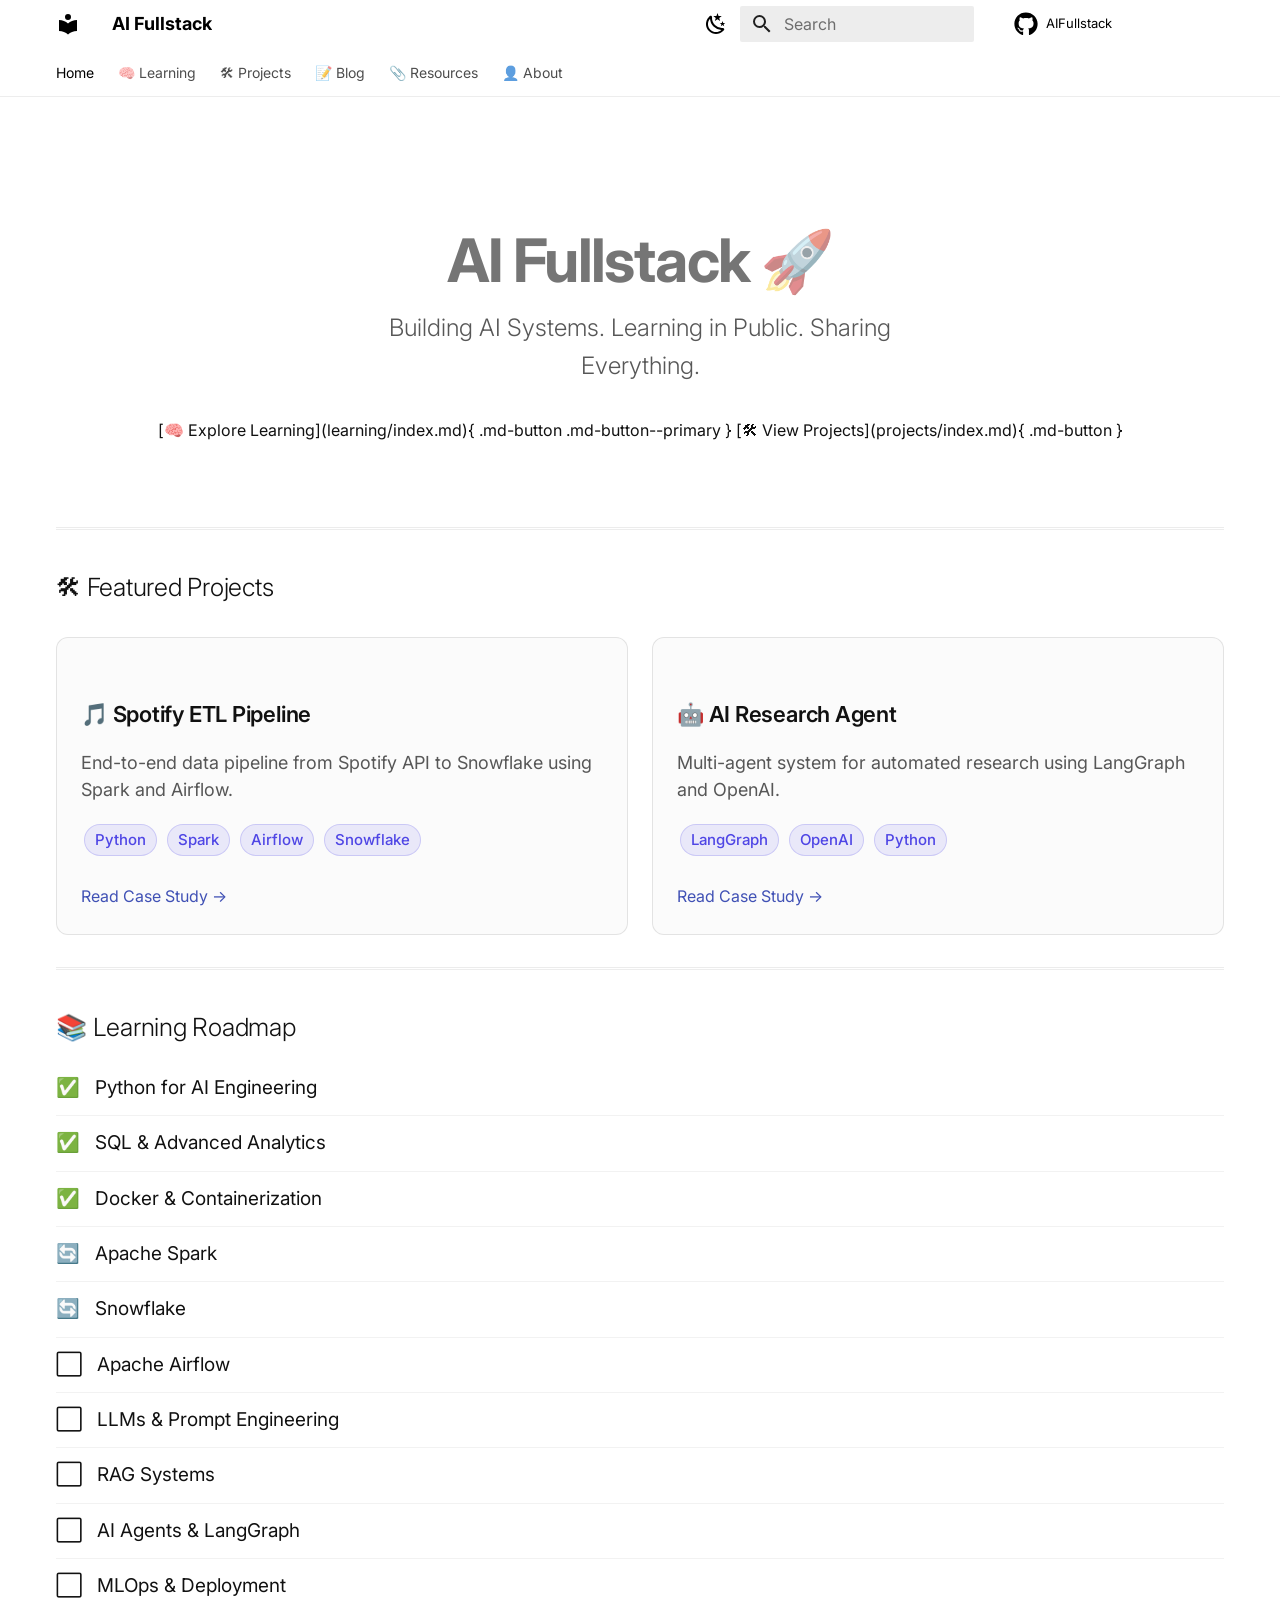
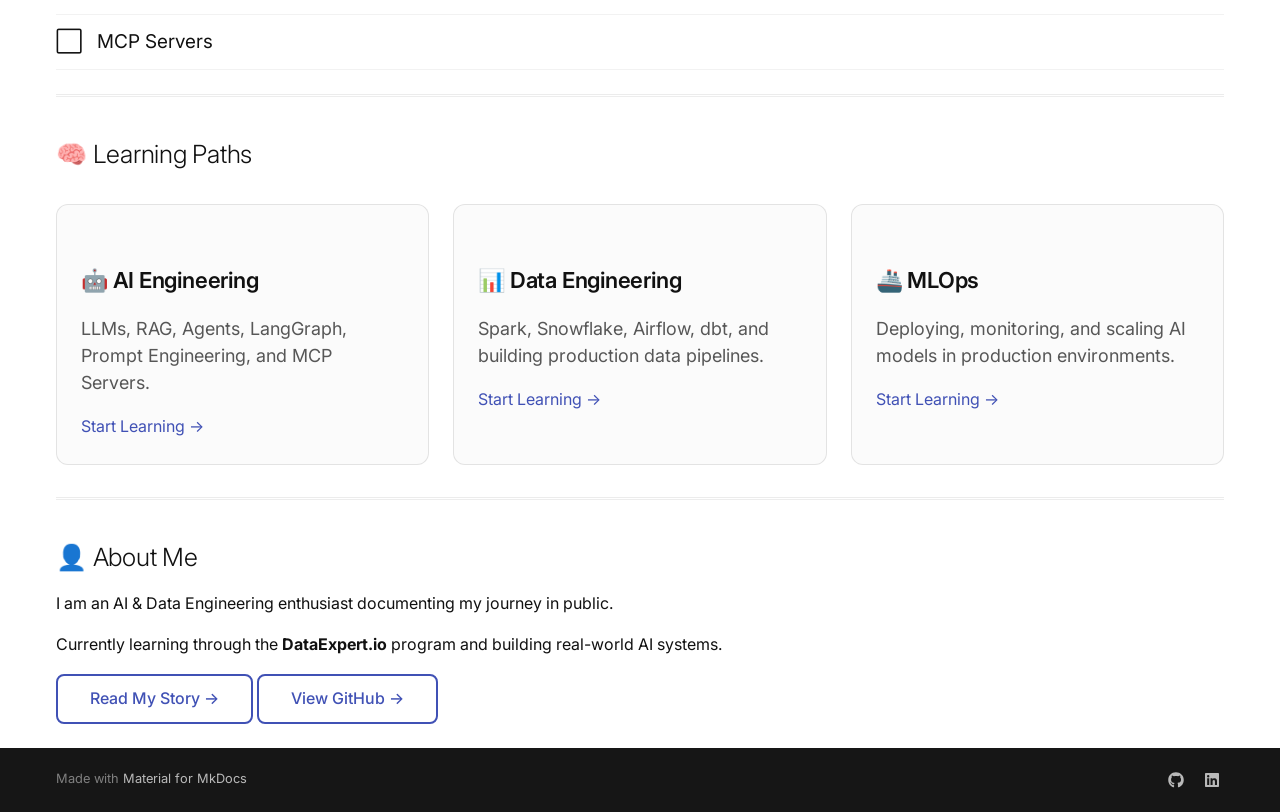
<file: index.html>
<!doctype html>
<html lang="en" class="no-js">
  <head>
    
      <meta charset="utf-8">
      <meta name="viewport" content="width=device-width,initial-scale=1">
      
        <meta name="description" content="Building AI Systems. Learning in Public. Sharing Everything.">
      
      
        <meta name="author" content="Your Name">
      
      
        <link rel="canonical" href="https://YOUR_GITHUB_USERNAME.github.io/AIFullstack/">
      
      
      
        <link rel="next" href="learning/">
      
      
        
      
      
      <link rel="icon" href="assets/images/favicon.png">
      <meta name="generator" content="mkdocs-1.6.1, mkdocs-material-9.7.6">
    
    
      
        <title>AI Fullstack</title>
      
    
    
      <link rel="stylesheet" href="assets/stylesheets/main.484c7ddc.min.css">
      
        
        <link rel="stylesheet" href="assets/stylesheets/palette.ab4e12ef.min.css">
      
      


    
    
      
    
    
      
        
        
        <link rel="preconnect" href="https://fonts.gstatic.com" crossorigin>
        <link rel="stylesheet" href="https://fonts.googleapis.com/css?family=Inter:300,300i,400,400i,700,700i%7CJetBrains+Mono:400,400i,700,700i&display=fallback">
        <style>:root{--md-text-font:"Inter";--md-code-font:"JetBrains Mono"}</style>
      
    
    
      <link rel="stylesheet" href="assets/extra.css">
    
    <script>__md_scope=new URL(".",location),__md_hash=e=>[...e].reduce(((e,_)=>(e<<5)-e+_.charCodeAt(0)),0),__md_get=(e,_=localStorage,t=__md_scope)=>JSON.parse(_.getItem(t.pathname+"."+e)),__md_set=(e,_,t=localStorage,a=__md_scope)=>{try{t.setItem(a.pathname+"."+e,JSON.stringify(_))}catch(e){}}</script>
    
      

    
    
  </head>
  
  
    
    
      
    
    
    
    
    <body dir="ltr" data-md-color-scheme="default" data-md-color-primary="white" data-md-color-accent="indigo">
  
    
    <input class="md-toggle" data-md-toggle="drawer" type="checkbox" id="__drawer" autocomplete="off">
    <input class="md-toggle" data-md-toggle="search" type="checkbox" id="__search" autocomplete="off">
    <label class="md-overlay" for="__drawer"></label>
    <div data-md-component="skip">
      
        
        <a href="#featured-projects" class="md-skip">
          Skip to content
        </a>
      
    </div>
    <div data-md-component="announce">
      
    </div>
    
    
      

<header class="md-header" data-md-component="header">
  <nav class="md-header__inner md-grid" aria-label="Header">
    <a href="." title="AI Fullstack" class="md-header__button md-logo" aria-label="AI Fullstack" data-md-component="logo">
      
  
  <svg xmlns="http://www.w3.org/2000/svg" viewBox="0 0 24 24"><path d="M12 8a3 3 0 0 0 3-3 3 3 0 0 0-3-3 3 3 0 0 0-3 3 3 3 0 0 0 3 3m0 3.54C9.64 9.35 6.5 8 3 8v11c3.5 0 6.64 1.35 9 3.54 2.36-2.19 5.5-3.54 9-3.54V8c-3.5 0-6.64 1.35-9 3.54"/></svg>

    </a>
    <label class="md-header__button md-icon" for="__drawer">
      
      <svg xmlns="http://www.w3.org/2000/svg" viewBox="0 0 24 24"><path d="M3 6h18v2H3zm0 5h18v2H3zm0 5h18v2H3z"/></svg>
    </label>
    <div class="md-header__title" data-md-component="header-title">
      <div class="md-header__ellipsis">
        <div class="md-header__topic">
          <span class="md-ellipsis">
            AI Fullstack
          </span>
        </div>
        <div class="md-header__topic" data-md-component="header-topic">
          <span class="md-ellipsis">
            
              Home
            
          </span>
        </div>
      </div>
    </div>
    
      
        <form class="md-header__option" data-md-component="palette">
  
    
    
    
    <input class="md-option" data-md-color-media="(prefers-color-scheme: light)" data-md-color-scheme="default" data-md-color-primary="white" data-md-color-accent="indigo"  aria-label="Switch to Dark Mode"  type="radio" name="__palette" id="__palette_0">
    
      <label class="md-header__button md-icon" title="Switch to Dark Mode" for="__palette_1" hidden>
        <svg xmlns="http://www.w3.org/2000/svg" viewBox="0 0 24 24"><path d="m17.75 4.09-2.53 1.94.91 3.06-2.63-1.81-2.63 1.81.91-3.06-2.53-1.94L12.44 4l1.06-3 1.06 3zm3.5 6.91-1.64 1.25.59 1.98-1.7-1.17-1.7 1.17.59-1.98L15.75 11l2.06-.05L18.5 9l.69 1.95zm-2.28 4.95c.83-.08 1.72 1.1 1.19 1.85-.32.45-.66.87-1.08 1.27C15.17 23 8.84 23 4.94 19.07c-3.91-3.9-3.91-10.24 0-14.14.4-.4.82-.76 1.27-1.08.75-.53 1.93.36 1.85 1.19-.27 2.86.69 5.83 2.89 8.02a9.96 9.96 0 0 0 8.02 2.89m-1.64 2.02a12.08 12.08 0 0 1-7.8-3.47c-2.17-2.19-3.33-5-3.49-7.82-2.81 3.14-2.7 7.96.31 10.98 3.02 3.01 7.84 3.12 10.98.31"/></svg>
      </label>
    
  
    
    
    
    <input class="md-option" data-md-color-media="(prefers-color-scheme: dark)" data-md-color-scheme="slate" data-md-color-primary="black" data-md-color-accent="indigo"  aria-label="Switch to Light Mode"  type="radio" name="__palette" id="__palette_1">
    
      <label class="md-header__button md-icon" title="Switch to Light Mode" for="__palette_0" hidden>
        <svg xmlns="http://www.w3.org/2000/svg" viewBox="0 0 24 24"><path d="M12 7a5 5 0 0 1 5 5 5 5 0 0 1-5 5 5 5 0 0 1-5-5 5 5 0 0 1 5-5m0 2a3 3 0 0 0-3 3 3 3 0 0 0 3 3 3 3 0 0 0 3-3 3 3 0 0 0-3-3m0-7 2.39 3.42C13.65 5.15 12.84 5 12 5s-1.65.15-2.39.42zM3.34 7l4.16-.35A7.2 7.2 0 0 0 5.94 8.5c-.44.74-.69 1.5-.83 2.29zm.02 10 1.76-3.77a7.131 7.131 0 0 0 2.38 4.14zM20.65 7l-1.77 3.79a7.02 7.02 0 0 0-2.38-4.15zm-.01 10-4.14.36c.59-.51 1.12-1.14 1.54-1.86.42-.73.69-1.5.83-2.29zM12 22l-2.41-3.44c.74.27 1.55.44 2.41.44.82 0 1.63-.17 2.37-.44z"/></svg>
      </label>
    
  
</form>
      
    
    
      <script>var palette=__md_get("__palette");if(palette&&palette.color){if("(prefers-color-scheme)"===palette.color.media){var media=matchMedia("(prefers-color-scheme: light)"),input=document.querySelector(media.matches?"[data-md-color-media='(prefers-color-scheme: light)']":"[data-md-color-media='(prefers-color-scheme: dark)']");palette.color.media=input.getAttribute("data-md-color-media"),palette.color.scheme=input.getAttribute("data-md-color-scheme"),palette.color.primary=input.getAttribute("data-md-color-primary"),palette.color.accent=input.getAttribute("data-md-color-accent")}for(var[key,value]of Object.entries(palette.color))document.body.setAttribute("data-md-color-"+key,value)}</script>
    
    
    
      
      
        <label class="md-header__button md-icon" for="__search">
          
          <svg xmlns="http://www.w3.org/2000/svg" viewBox="0 0 24 24"><path d="M9.5 3A6.5 6.5 0 0 1 16 9.5c0 1.61-.59 3.09-1.56 4.23l.27.27h.79l5 5-1.5 1.5-5-5v-.79l-.27-.27A6.52 6.52 0 0 1 9.5 16 6.5 6.5 0 0 1 3 9.5 6.5 6.5 0 0 1 9.5 3m0 2C7 5 5 7 5 9.5S7 14 9.5 14 14 12 14 9.5 12 5 9.5 5"/></svg>
        </label>
        <div class="md-search" data-md-component="search" role="dialog">
  <label class="md-search__overlay" for="__search"></label>
  <div class="md-search__inner" role="search">
    <form class="md-search__form" name="search">
      <input type="text" class="md-search__input" name="query" aria-label="Search" placeholder="Search" autocapitalize="off" autocorrect="off" autocomplete="off" spellcheck="false" data-md-component="search-query" required>
      <label class="md-search__icon md-icon" for="__search">
        
        <svg xmlns="http://www.w3.org/2000/svg" viewBox="0 0 24 24"><path d="M9.5 3A6.5 6.5 0 0 1 16 9.5c0 1.61-.59 3.09-1.56 4.23l.27.27h.79l5 5-1.5 1.5-5-5v-.79l-.27-.27A6.52 6.52 0 0 1 9.5 16 6.5 6.5 0 0 1 3 9.5 6.5 6.5 0 0 1 9.5 3m0 2C7 5 5 7 5 9.5S7 14 9.5 14 14 12 14 9.5 12 5 9.5 5"/></svg>
        
        <svg xmlns="http://www.w3.org/2000/svg" viewBox="0 0 24 24"><path d="M20 11v2H8l5.5 5.5-1.42 1.42L4.16 12l7.92-7.92L13.5 5.5 8 11z"/></svg>
      </label>
      <nav class="md-search__options" aria-label="Search">
        
        <button type="reset" class="md-search__icon md-icon" title="Clear" aria-label="Clear" tabindex="-1">
          
          <svg xmlns="http://www.w3.org/2000/svg" viewBox="0 0 24 24"><path d="M19 6.41 17.59 5 12 10.59 6.41 5 5 6.41 10.59 12 5 17.59 6.41 19 12 13.41 17.59 19 19 17.59 13.41 12z"/></svg>
        </button>
      </nav>
      
        <div class="md-search__suggest" data-md-component="search-suggest"></div>
      
    </form>
    <div class="md-search__output">
      <div class="md-search__scrollwrap" tabindex="0" data-md-scrollfix>
        <div class="md-search-result" data-md-component="search-result">
          <div class="md-search-result__meta">
            Initializing search
          </div>
          <ol class="md-search-result__list" role="presentation"></ol>
        </div>
      </div>
    </div>
  </div>
</div>
      
    
    
      <div class="md-header__source">
        <a href="https://github.com/YOUR_GITHUB_USERNAME/AIFullstack" title="Go to repository" class="md-source" data-md-component="source">
  <div class="md-source__icon md-icon">
    
    <svg xmlns="http://www.w3.org/2000/svg" viewBox="0 0 512 512"><!--! Font Awesome Free 7.1.0 by @fontawesome - https://fontawesome.com License - https://fontawesome.com/license/free (Icons: CC BY 4.0, Fonts: SIL OFL 1.1, Code: MIT License) Copyright 2025 Fonticons, Inc.--><path d="M173.9 397.4c0 2-2.3 3.6-5.2 3.6-3.3.3-5.6-1.3-5.6-3.6 0-2 2.3-3.6 5.2-3.6 3-.3 5.6 1.3 5.6 3.6m-31.1-4.5c-.7 2 1.3 4.3 4.3 4.9 2.6 1 5.6 0 6.2-2s-1.3-4.3-4.3-5.2c-2.6-.7-5.5.3-6.2 2.3m44.2-1.7c-2.9.7-4.9 2.6-4.6 4.9.3 2 2.9 3.3 5.9 2.6 2.9-.7 4.9-2.6 4.6-4.6-.3-1.9-3-3.2-5.9-2.9M252.8 8C114.1 8 8 113.3 8 252c0 110.9 69.8 205.8 169.5 239.2 12.8 2.3 17.3-5.6 17.3-12.1 0-6.2-.3-40.4-.3-61.4 0 0-70 15-84.7-29.8 0 0-11.4-29.1-27.8-36.6 0 0-22.9-15.7 1.6-15.4 0 0 24.9 2 38.6 25.8 21.9 38.6 58.6 27.5 72.9 20.9 2.3-16 8.8-27.1 16-33.7-55.9-6.2-112.3-14.3-112.3-110.5 0-27.5 7.6-41.3 23.6-58.9-2.6-6.5-11.1-33.3 2.6-67.9 20.9-6.5 69 27 69 27 20-5.6 41.5-8.5 62.8-8.5s42.8 2.9 62.8 8.5c0 0 48.1-33.6 69-27 13.7 34.7 5.2 61.4 2.6 67.9 16 17.7 25.8 31.5 25.8 58.9 0 96.5-58.9 104.2-114.8 110.5 9.2 7.9 17 22.9 17 46.4 0 33.7-.3 75.4-.3 83.6 0 6.5 4.6 14.4 17.3 12.1C436.2 457.8 504 362.9 504 252 504 113.3 391.5 8 252.8 8M105.2 352.9c-1.3 1-1 3.3.7 5.2 1.6 1.6 3.9 2.3 5.2 1 1.3-1 1-3.3-.7-5.2-1.6-1.6-3.9-2.3-5.2-1m-10.8-8.1c-.7 1.3.3 2.9 2.3 3.9 1.6 1 3.6.7 4.3-.7.7-1.3-.3-2.9-2.3-3.9-2-.6-3.6-.3-4.3.7m32.4 35.6c-1.6 1.3-1 4.3 1.3 6.2 2.3 2.3 5.2 2.6 6.5 1 1.3-1.3.7-4.3-1.3-6.2-2.2-2.3-5.2-2.6-6.5-1m-11.4-14.7c-1.6 1-1.6 3.6 0 5.9s4.3 3.3 5.6 2.3c1.6-1.3 1.6-3.9 0-6.2-1.4-2.3-4-3.3-5.6-2"/></svg>
  </div>
  <div class="md-source__repository">
    AIFullstack
  </div>
</a>
      </div>
    
  </nav>
  
</header>
    
    <div class="md-container" data-md-component="container">
      
      
        
          
            
<nav class="md-tabs" aria-label="Tabs" data-md-component="tabs">
  <div class="md-grid">
    <ul class="md-tabs__list">
      
        
  
  
  
    
  
  
    <li class="md-tabs__item md-tabs__item--active">
      <a href="." class="md-tabs__link">
        
  
  
    
  
  Home

      </a>
    </li>
  

      
        
  
  
  
  
    
    
      <li class="md-tabs__item">
        <a href="learning/" class="md-tabs__link">
          
  
  
    
  
  🧠 Learning

        </a>
      </li>
    
  

      
        
  
  
  
  
    
    
      <li class="md-tabs__item">
        <a href="projects/" class="md-tabs__link">
          
  
  
    
  
  🛠 Projects

        </a>
      </li>
    
  

      
        
  
  
  
  
    <li class="md-tabs__item">
      <a href="blog/" class="md-tabs__link">
        
  
  
    
  
  📝 Blog

      </a>
    </li>
  

      
        
  
  
  
  
    <li class="md-tabs__item">
      <a href="resources/" class="md-tabs__link">
        
  
  
    
  
  📎 Resources

      </a>
    </li>
  

      
        
  
  
  
  
    <li class="md-tabs__item">
      <a href="about/" class="md-tabs__link">
        
  
  
    
  
  👤 About

      </a>
    </li>
  

      
    </ul>
  </div>
</nav>
          
        
      
      <main class="md-main" data-md-component="main">
        <div class="md-main__inner md-grid">
          
            
              
                
              
              <div class="md-sidebar md-sidebar--primary" data-md-component="sidebar" data-md-type="navigation" hidden>
                <div class="md-sidebar__scrollwrap">
                  <div class="md-sidebar__inner">
                    


  


<nav class="md-nav md-nav--primary md-nav--lifted" aria-label="Navigation" data-md-level="0">
  <label class="md-nav__title" for="__drawer">
    <a href="." title="AI Fullstack" class="md-nav__button md-logo" aria-label="AI Fullstack" data-md-component="logo">
      
  
  <svg xmlns="http://www.w3.org/2000/svg" viewBox="0 0 24 24"><path d="M12 8a3 3 0 0 0 3-3 3 3 0 0 0-3-3 3 3 0 0 0-3 3 3 3 0 0 0 3 3m0 3.54C9.64 9.35 6.5 8 3 8v11c3.5 0 6.64 1.35 9 3.54 2.36-2.19 5.5-3.54 9-3.54V8c-3.5 0-6.64 1.35-9 3.54"/></svg>

    </a>
    AI Fullstack
  </label>
  
    <div class="md-nav__source">
      <a href="https://github.com/YOUR_GITHUB_USERNAME/AIFullstack" title="Go to repository" class="md-source" data-md-component="source">
  <div class="md-source__icon md-icon">
    
    <svg xmlns="http://www.w3.org/2000/svg" viewBox="0 0 512 512"><!--! Font Awesome Free 7.1.0 by @fontawesome - https://fontawesome.com License - https://fontawesome.com/license/free (Icons: CC BY 4.0, Fonts: SIL OFL 1.1, Code: MIT License) Copyright 2025 Fonticons, Inc.--><path d="M173.9 397.4c0 2-2.3 3.6-5.2 3.6-3.3.3-5.6-1.3-5.6-3.6 0-2 2.3-3.6 5.2-3.6 3-.3 5.6 1.3 5.6 3.6m-31.1-4.5c-.7 2 1.3 4.3 4.3 4.9 2.6 1 5.6 0 6.2-2s-1.3-4.3-4.3-5.2c-2.6-.7-5.5.3-6.2 2.3m44.2-1.7c-2.9.7-4.9 2.6-4.6 4.9.3 2 2.9 3.3 5.9 2.6 2.9-.7 4.9-2.6 4.6-4.6-.3-1.9-3-3.2-5.9-2.9M252.8 8C114.1 8 8 113.3 8 252c0 110.9 69.8 205.8 169.5 239.2 12.8 2.3 17.3-5.6 17.3-12.1 0-6.2-.3-40.4-.3-61.4 0 0-70 15-84.7-29.8 0 0-11.4-29.1-27.8-36.6 0 0-22.9-15.7 1.6-15.4 0 0 24.9 2 38.6 25.8 21.9 38.6 58.6 27.5 72.9 20.9 2.3-16 8.8-27.1 16-33.7-55.9-6.2-112.3-14.3-112.3-110.5 0-27.5 7.6-41.3 23.6-58.9-2.6-6.5-11.1-33.3 2.6-67.9 20.9-6.5 69 27 69 27 20-5.6 41.5-8.5 62.8-8.5s42.8 2.9 62.8 8.5c0 0 48.1-33.6 69-27 13.7 34.7 5.2 61.4 2.6 67.9 16 17.7 25.8 31.5 25.8 58.9 0 96.5-58.9 104.2-114.8 110.5 9.2 7.9 17 22.9 17 46.4 0 33.7-.3 75.4-.3 83.6 0 6.5 4.6 14.4 17.3 12.1C436.2 457.8 504 362.9 504 252 504 113.3 391.5 8 252.8 8M105.2 352.9c-1.3 1-1 3.3.7 5.2 1.6 1.6 3.9 2.3 5.2 1 1.3-1 1-3.3-.7-5.2-1.6-1.6-3.9-2.3-5.2-1m-10.8-8.1c-.7 1.3.3 2.9 2.3 3.9 1.6 1 3.6.7 4.3-.7.7-1.3-.3-2.9-2.3-3.9-2-.6-3.6-.3-4.3.7m32.4 35.6c-1.6 1.3-1 4.3 1.3 6.2 2.3 2.3 5.2 2.6 6.5 1 1.3-1.3.7-4.3-1.3-6.2-2.2-2.3-5.2-2.6-6.5-1m-11.4-14.7c-1.6 1-1.6 3.6 0 5.9s4.3 3.3 5.6 2.3c1.6-1.3 1.6-3.9 0-6.2-1.4-2.3-4-3.3-5.6-2"/></svg>
  </div>
  <div class="md-source__repository">
    AIFullstack
  </div>
</a>
    </div>
  
  <ul class="md-nav__list" data-md-scrollfix>
    
      
      
  
  
    
  
  
  
    <li class="md-nav__item md-nav__item--active">
      
      <input class="md-nav__toggle md-toggle" type="checkbox" id="__toc">
      
      
      
        <label class="md-nav__link md-nav__link--active" for="__toc">
          
  
  
  <span class="md-ellipsis">
    
  
    Home
  

    
  </span>
  
  

          <span class="md-nav__icon md-icon"></span>
        </label>
      
      <a href="." class="md-nav__link md-nav__link--active">
        
  
  
  <span class="md-ellipsis">
    
  
    Home
  

    
  </span>
  
  

      </a>
      
        

<nav class="md-nav md-nav--secondary" aria-label="Table of contents">
  
  
  
  
    <label class="md-nav__title" for="__toc">
      <span class="md-nav__icon md-icon"></span>
      Table of contents
    </label>
    <ul class="md-nav__list" data-md-component="toc" data-md-scrollfix>
      
        <li class="md-nav__item">
  <a href="#featured-projects" class="md-nav__link">
    <span class="md-ellipsis">
      
        🛠 Featured Projects
      
    </span>
  </a>
  
</li>
      
        <li class="md-nav__item">
  <a href="#learning-roadmap" class="md-nav__link">
    <span class="md-ellipsis">
      
        📚 Learning Roadmap
      
    </span>
  </a>
  
</li>
      
        <li class="md-nav__item">
  <a href="#learning-paths" class="md-nav__link">
    <span class="md-ellipsis">
      
        🧠 Learning Paths
      
    </span>
  </a>
  
</li>
      
        <li class="md-nav__item">
  <a href="#about-me" class="md-nav__link">
    <span class="md-ellipsis">
      
        👤 About Me
      
    </span>
  </a>
  
</li>
      
    </ul>
  
</nav>
      
    </li>
  

    
      
      
  
  
  
  
    
    
      
        
          
        
      
        
      
        
      
        
      
        
      
        
      
    
    
    
      
      
        
      
    
    
    <li class="md-nav__item md-nav__item--nested">
      
        
        
          
        
        <input class="md-nav__toggle md-toggle md-toggle--indeterminate" type="checkbox" id="__nav_2" >
        
          
          <div class="md-nav__link md-nav__container">
            <a href="learning/" class="md-nav__link ">
              
  
  
  <span class="md-ellipsis">
    
  
    🧠 Learning
  

    
  </span>
  
  

            </a>
            
              
              <label class="md-nav__link " for="__nav_2" id="__nav_2_label" tabindex="0">
                <span class="md-nav__icon md-icon"></span>
              </label>
            
          </div>
        
        <nav class="md-nav" data-md-level="1" aria-labelledby="__nav_2_label" aria-expanded="false">
          <label class="md-nav__title" for="__nav_2">
            <span class="md-nav__icon md-icon"></span>
            
  
    🧠 Learning
  

          </label>
          <ul class="md-nav__list" data-md-scrollfix>
            
              
            
              
                
  
  
  
  
    <li class="md-nav__item">
      <a href="learning/python/" class="md-nav__link">
        
  
  
  <span class="md-ellipsis">
    
  
    Python
  

    
  </span>
  
  

      </a>
    </li>
  

              
            
              
                
  
  
  
  
    <li class="md-nav__item">
      <a href="learning/sql/" class="md-nav__link">
        
  
  
  <span class="md-ellipsis">
    
  
    SQL
  

    
  </span>
  
  

      </a>
    </li>
  

              
            
              
                
  
  
  
  
    <li class="md-nav__item">
      <a href="learning/spark/" class="md-nav__link">
        
  
  
  <span class="md-ellipsis">
    
  
    Spark
  

    
  </span>
  
  

      </a>
    </li>
  

              
            
              
                
  
  
  
  
    <li class="md-nav__item">
      <a href="learning/snowflake/" class="md-nav__link">
        
  
  
  <span class="md-ellipsis">
    
  
    Snowflake
  

    
  </span>
  
  

      </a>
    </li>
  

              
            
              
                
  
  
  
  
    <li class="md-nav__item">
      <a href="learning/llms/" class="md-nav__link">
        
  
  
  <span class="md-ellipsis">
    
  
    LLMs
  

    
  </span>
  
  

      </a>
    </li>
  

              
            
          </ul>
        </nav>
      
    </li>
  

    
      
      
  
  
  
  
    
    
      
        
          
        
      
        
      
        
      
    
    
    
      
      
        
      
    
    
    <li class="md-nav__item md-nav__item--nested">
      
        
        
          
        
        <input class="md-nav__toggle md-toggle md-toggle--indeterminate" type="checkbox" id="__nav_3" >
        
          
          <div class="md-nav__link md-nav__container">
            <a href="projects/" class="md-nav__link ">
              
  
  
  <span class="md-ellipsis">
    
  
    🛠 Projects
  

    
  </span>
  
  

            </a>
            
              
              <label class="md-nav__link " for="__nav_3" id="__nav_3_label" tabindex="0">
                <span class="md-nav__icon md-icon"></span>
              </label>
            
          </div>
        
        <nav class="md-nav" data-md-level="1" aria-labelledby="__nav_3_label" aria-expanded="false">
          <label class="md-nav__title" for="__nav_3">
            <span class="md-nav__icon md-icon"></span>
            
  
    🛠 Projects
  

          </label>
          <ul class="md-nav__list" data-md-scrollfix>
            
              
            
              
                
  
  
  
  
    <li class="md-nav__item">
      <a href="projects/spotify/" class="md-nav__link">
        
  
  
  <span class="md-ellipsis">
    
  
    Spotify ETL
  

    
  </span>
  
  

      </a>
    </li>
  

              
            
              
                
  
  
  
  
    <li class="md-nav__item">
      <a href="projects/ai-agent/" class="md-nav__link">
        
  
  
  <span class="md-ellipsis">
    
  
    AI Agent
  

    
  </span>
  
  

      </a>
    </li>
  

              
            
          </ul>
        </nav>
      
    </li>
  

    
      
      
  
  
  
  
    <li class="md-nav__item">
      <a href="blog/" class="md-nav__link">
        
  
  
  <span class="md-ellipsis">
    
  
    📝 Blog
  

    
  </span>
  
  

      </a>
    </li>
  

    
      
      
  
  
  
  
    <li class="md-nav__item">
      <a href="resources/" class="md-nav__link">
        
  
  
  <span class="md-ellipsis">
    
  
    📎 Resources
  

    
  </span>
  
  

      </a>
    </li>
  

    
      
      
  
  
  
  
    <li class="md-nav__item">
      <a href="about/" class="md-nav__link">
        
  
  
  <span class="md-ellipsis">
    
  
    👤 About
  

    
  </span>
  
  

      </a>
    </li>
  

    
  </ul>
</nav>
                  </div>
                </div>
              </div>
            
            
              
                
              
              <div class="md-sidebar md-sidebar--secondary" data-md-component="sidebar" data-md-type="toc" hidden>
                <div class="md-sidebar__scrollwrap">
                  <div class="md-sidebar__inner">
                    

<nav class="md-nav md-nav--secondary" aria-label="Table of contents">
  
  
  
  
    <label class="md-nav__title" for="__toc">
      <span class="md-nav__icon md-icon"></span>
      Table of contents
    </label>
    <ul class="md-nav__list" data-md-component="toc" data-md-scrollfix>
      
        <li class="md-nav__item">
  <a href="#featured-projects" class="md-nav__link">
    <span class="md-ellipsis">
      
        🛠 Featured Projects
      
    </span>
  </a>
  
</li>
      
        <li class="md-nav__item">
  <a href="#learning-roadmap" class="md-nav__link">
    <span class="md-ellipsis">
      
        📚 Learning Roadmap
      
    </span>
  </a>
  
</li>
      
        <li class="md-nav__item">
  <a href="#learning-paths" class="md-nav__link">
    <span class="md-ellipsis">
      
        🧠 Learning Paths
      
    </span>
  </a>
  
</li>
      
        <li class="md-nav__item">
  <a href="#about-me" class="md-nav__link">
    <span class="md-ellipsis">
      
        👤 About Me
      
    </span>
  </a>
  
</li>
      
    </ul>
  
</nav>
                  </div>
                </div>
              </div>
            
          
          
            <div class="md-content" data-md-component="content">
              
              <article class="md-content__inner md-typeset">
                
                  
  



  
  


<div class="hero">
  <h1>AI Fullstack 🚀</h1>
  <p>
    Building AI Systems. Learning in Public. Sharing Everything.
  </p>

[🧠 Explore Learning](learning/index.md){ .md-button .md-button--primary }
[🛠 View Projects](projects/index.md){ .md-button }

</div>

<hr class="section-divider">

<h2 id="featured-projects">🛠 Featured Projects<a class="headerlink" href="#featured-projects" title="Permanent link">&para;</a></h2>
<div class="card-grid">

<div class="card">
<h3>🎵 Spotify ETL Pipeline</h3>
<p>End-to-end data pipeline from Spotify API to Snowflake using Spark and Airflow.</p>
<span class="badge">Python</span>
<span class="badge">Spark</span>
<span class="badge">Airflow</span>
<span class="badge">Snowflake</span>
<br><br>
<a href="projects/spotify.md">Read Case Study →</a>
</div>

<div class="card">
<h3>🤖 AI Research Agent</h3>
<p>Multi-agent system for automated research using LangGraph and OpenAI.</p>
<span class="badge">LangGraph</span>
<span class="badge">OpenAI</span>
<span class="badge">Python</span>
<br><br>
<a href="projects/ai-agent.md">Read Case Study →</a>
</div>

</div>

<hr class="section-divider">

<h2 id="learning-roadmap">📚 Learning Roadmap<a class="headerlink" href="#learning-roadmap" title="Permanent link">&para;</a></h2>
<div class="roadmap-item">✅ &nbsp; Python for AI Engineering</div>
<div class="roadmap-item">✅ &nbsp; SQL & Advanced Analytics</div>
<div class="roadmap-item">✅ &nbsp; Docker & Containerization</div>
<div class="roadmap-item">🔄 &nbsp; Apache Spark</div>
<div class="roadmap-item">🔄 &nbsp; Snowflake</div>
<div class="roadmap-item">⬜ &nbsp; Apache Airflow</div>
<div class="roadmap-item">⬜ &nbsp; LLMs & Prompt Engineering</div>
<div class="roadmap-item">⬜ &nbsp; RAG Systems</div>
<div class="roadmap-item">⬜ &nbsp; AI Agents & LangGraph</div>
<div class="roadmap-item">⬜ &nbsp; MLOps & Deployment</div>
<div class="roadmap-item">⬜ &nbsp; MCP Servers</div>

<hr class="section-divider">

<h2 id="learning-paths">🧠 Learning Paths<a class="headerlink" href="#learning-paths" title="Permanent link">&para;</a></h2>
<div class="card-grid">

<div class="card">
<h3>🤖 AI Engineering</h3>
<p>LLMs, RAG, Agents, LangGraph, Prompt Engineering, and MCP Servers.</p>
<a href="learning/llms.md">Start Learning →</a>
</div>

<div class="card">
<h3>📊 Data Engineering</h3>
<p>Spark, Snowflake, Airflow, dbt, and building production data pipelines.</p>
<a href="learning/spark.md">Start Learning →</a>
</div>

<div class="card">
<h3>🚢 MLOps</h3>
<p>Deploying, monitoring, and scaling AI models in production environments.</p>
<a href="learning/index.md">Start Learning →</a>
</div>

</div>

<hr class="section-divider">

<h2 id="about-me">👤 About Me<a class="headerlink" href="#about-me" title="Permanent link">&para;</a></h2>
<p>I am an AI &amp; Data Engineering enthusiast documenting my journey in public.</p>
<p>Currently learning through the <strong>DataExpert.io</strong> program and building real-world AI systems.</p>
<p><a class="md-button" href="about/">Read My Story →</a>
<a class="md-button" href="https://github.com/YOUR_GITHUB_USERNAME">View GitHub →</a></p>







  
  




  



                
              </article>
            </div>
          
          
  <script>var tabs=__md_get("__tabs");if(Array.isArray(tabs))e:for(var set of document.querySelectorAll(".tabbed-set")){var labels=set.querySelector(".tabbed-labels");for(var tab of tabs)for(var label of labels.getElementsByTagName("label"))if(label.innerText.trim()===tab){var input=document.getElementById(label.htmlFor);input.checked=!0;continue e}}</script>

<script>var target=document.getElementById(location.hash.slice(1));target&&target.name&&(target.checked=target.name.startsWith("__tabbed_"))</script>
        </div>
        
          <button type="button" class="md-top md-icon" data-md-component="top" hidden>
  
  <svg xmlns="http://www.w3.org/2000/svg" viewBox="0 0 24 24"><path d="M13 20h-2V8l-5.5 5.5-1.42-1.42L12 4.16l7.92 7.92-1.42 1.42L13 8z"/></svg>
  Back to top
</button>
        
      </main>
      
        <footer class="md-footer">
  
  <div class="md-footer-meta md-typeset">
    <div class="md-footer-meta__inner md-grid">
      <div class="md-copyright">
  
  
    Made with
    <a href="https://squidfunk.github.io/mkdocs-material/" target="_blank" rel="noopener">
      Material for MkDocs
    </a>
  
</div>
      
        
<div class="md-social">
  
    
    
    
    
    <a href="https://github.com/YOUR_GITHUB_USERNAME" target="_blank" rel="noopener" title="GitHub" class="md-social__link">
      <svg xmlns="http://www.w3.org/2000/svg" viewBox="0 0 512 512"><!--! Font Awesome Free 7.1.0 by @fontawesome - https://fontawesome.com License - https://fontawesome.com/license/free (Icons: CC BY 4.0, Fonts: SIL OFL 1.1, Code: MIT License) Copyright 2025 Fonticons, Inc.--><path d="M173.9 397.4c0 2-2.3 3.6-5.2 3.6-3.3.3-5.6-1.3-5.6-3.6 0-2 2.3-3.6 5.2-3.6 3-.3 5.6 1.3 5.6 3.6m-31.1-4.5c-.7 2 1.3 4.3 4.3 4.9 2.6 1 5.6 0 6.2-2s-1.3-4.3-4.3-5.2c-2.6-.7-5.5.3-6.2 2.3m44.2-1.7c-2.9.7-4.9 2.6-4.6 4.9.3 2 2.9 3.3 5.9 2.6 2.9-.7 4.9-2.6 4.6-4.6-.3-1.9-3-3.2-5.9-2.9M252.8 8C114.1 8 8 113.3 8 252c0 110.9 69.8 205.8 169.5 239.2 12.8 2.3 17.3-5.6 17.3-12.1 0-6.2-.3-40.4-.3-61.4 0 0-70 15-84.7-29.8 0 0-11.4-29.1-27.8-36.6 0 0-22.9-15.7 1.6-15.4 0 0 24.9 2 38.6 25.8 21.9 38.6 58.6 27.5 72.9 20.9 2.3-16 8.8-27.1 16-33.7-55.9-6.2-112.3-14.3-112.3-110.5 0-27.5 7.6-41.3 23.6-58.9-2.6-6.5-11.1-33.3 2.6-67.9 20.9-6.5 69 27 69 27 20-5.6 41.5-8.5 62.8-8.5s42.8 2.9 62.8 8.5c0 0 48.1-33.6 69-27 13.7 34.7 5.2 61.4 2.6 67.9 16 17.7 25.8 31.5 25.8 58.9 0 96.5-58.9 104.2-114.8 110.5 9.2 7.9 17 22.9 17 46.4 0 33.7-.3 75.4-.3 83.6 0 6.5 4.6 14.4 17.3 12.1C436.2 457.8 504 362.9 504 252 504 113.3 391.5 8 252.8 8M105.2 352.9c-1.3 1-1 3.3.7 5.2 1.6 1.6 3.9 2.3 5.2 1 1.3-1 1-3.3-.7-5.2-1.6-1.6-3.9-2.3-5.2-1m-10.8-8.1c-.7 1.3.3 2.9 2.3 3.9 1.6 1 3.6.7 4.3-.7.7-1.3-.3-2.9-2.3-3.9-2-.6-3.6-.3-4.3.7m32.4 35.6c-1.6 1.3-1 4.3 1.3 6.2 2.3 2.3 5.2 2.6 6.5 1 1.3-1.3.7-4.3-1.3-6.2-2.2-2.3-5.2-2.6-6.5-1m-11.4-14.7c-1.6 1-1.6 3.6 0 5.9s4.3 3.3 5.6 2.3c1.6-1.3 1.6-3.9 0-6.2-1.4-2.3-4-3.3-5.6-2"/></svg>
    </a>
  
    
    
    
    
    <a href="https://linkedin.com/in/YOUR_LINKEDIN_USERNAME" target="_blank" rel="noopener" title="LinkedIn" class="md-social__link">
      <svg xmlns="http://www.w3.org/2000/svg" viewBox="0 0 448 512"><!--! Font Awesome Free 7.1.0 by @fontawesome - https://fontawesome.com License - https://fontawesome.com/license/free (Icons: CC BY 4.0, Fonts: SIL OFL 1.1, Code: MIT License) Copyright 2025 Fonticons, Inc.--><path d="M416 32H31.9C14.3 32 0 46.5 0 64.3v383.4C0 465.5 14.3 480 31.9 480H416c17.6 0 32-14.5 32-32.3V64.3c0-17.8-14.4-32.3-32-32.3M135.4 416H69V202.2h66.5V416zM102.2 96a38.5 38.5 0 1 1 0 77 38.5 38.5 0 1 1 0-77m282.1 320h-66.4V312c0-24.8-.5-56.7-34.5-56.7-34.6 0-39.9 27-39.9 54.9V416h-66.4V202.2h63.7v29.2h.9c8.9-16.8 30.6-34.5 62.9-34.5 67.2 0 79.7 44.3 79.7 101.9z"/></svg>
    </a>
  
</div>
      
    </div>
  </div>
</footer>
      
    </div>
    <div class="md-dialog" data-md-component="dialog">
      <div class="md-dialog__inner md-typeset"></div>
    </div>
    
    
    
      
      
      <script id="__config" type="application/json">{"annotate": null, "base": ".", "features": ["navigation.instant", "navigation.tracking", "navigation.tabs", "navigation.sections", "navigation.expand", "navigation.top", "navigation.indexes", "search.highlight", "search.suggest", "content.code.copy", "content.code.annotate", "content.tabs.link"], "search": "assets/javascripts/workers/search.2c215733.min.js", "tags": null, "translations": {"clipboard.copied": "Copied to clipboard", "clipboard.copy": "Copy to clipboard", "search.result.more.one": "1 more on this page", "search.result.more.other": "# more on this page", "search.result.none": "No matching documents", "search.result.one": "1 matching document", "search.result.other": "# matching documents", "search.result.placeholder": "Type to start searching", "search.result.term.missing": "Missing", "select.version": "Select version"}, "version": null}</script>
    
    
      <script src="assets/javascripts/bundle.79ae519e.min.js"></script>
      
    
  </body>
</html>
</file>
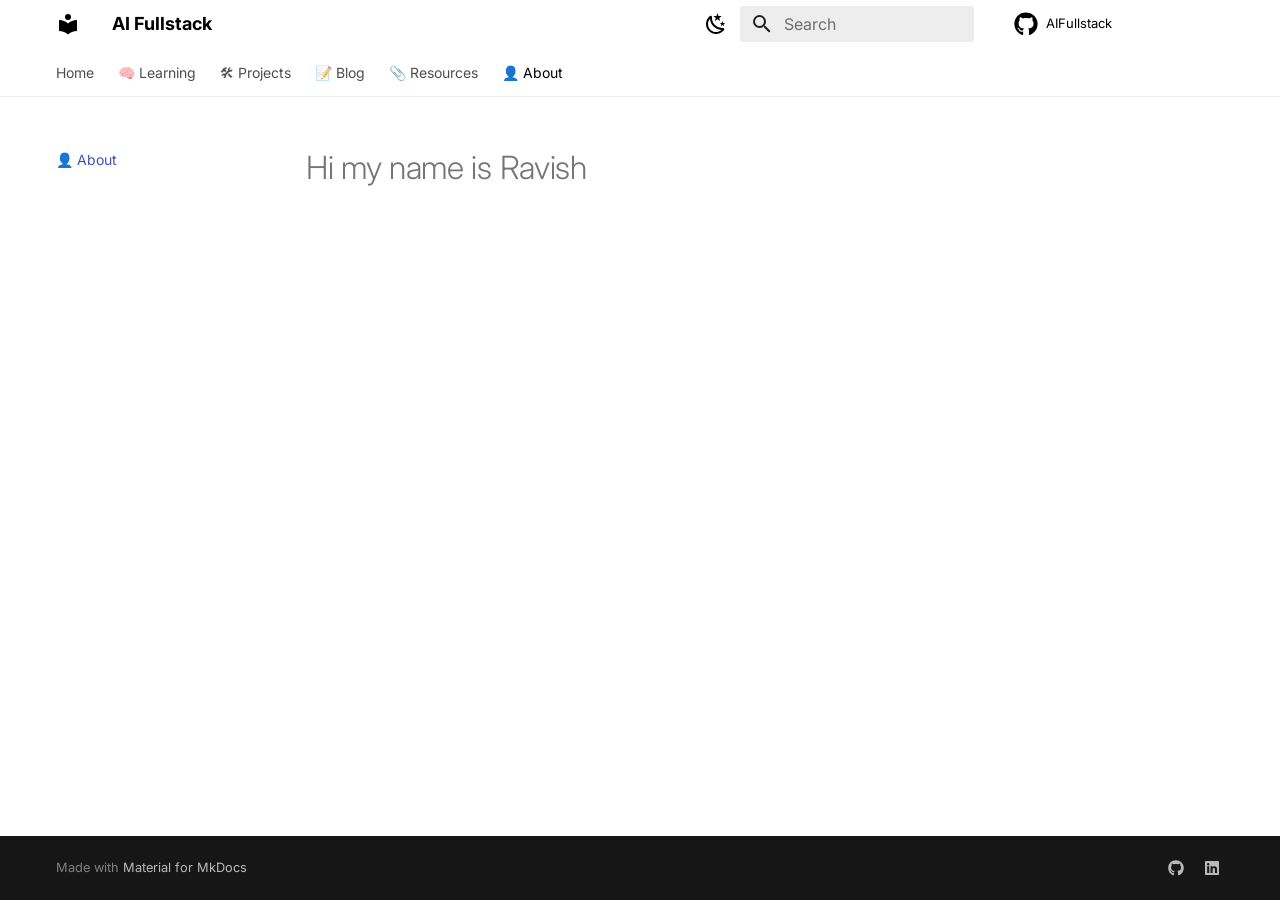
<file: about/index.html>
<!doctype html>
<html lang="en" class="no-js">
  <head>
    
      <meta charset="utf-8">
      <meta name="viewport" content="width=device-width,initial-scale=1">
      
        <meta name="description" content="Building AI Systems. Learning in Public. Sharing Everything.">
      
      
        <meta name="author" content="Your Name">
      
      
        <link rel="canonical" href="https://YOUR_GITHUB_USERNAME.github.io/AIFullstack/about/">
      
      
        <link rel="prev" href="../resources/">
      
      
      
        
      
      
      <link rel="icon" href="../assets/images/favicon.png">
      <meta name="generator" content="mkdocs-1.6.1, mkdocs-material-9.7.6">
    
    
      
        <title>👤 About - AI Fullstack</title>
      
    
    
      <link rel="stylesheet" href="../assets/stylesheets/main.484c7ddc.min.css">
      
        
        <link rel="stylesheet" href="../assets/stylesheets/palette.ab4e12ef.min.css">
      
      


    
    
      
    
    
      
        
        
        <link rel="preconnect" href="https://fonts.gstatic.com" crossorigin>
        <link rel="stylesheet" href="https://fonts.googleapis.com/css?family=Inter:300,300i,400,400i,700,700i%7CJetBrains+Mono:400,400i,700,700i&display=fallback">
        <style>:root{--md-text-font:"Inter";--md-code-font:"JetBrains Mono"}</style>
      
    
    
      <link rel="stylesheet" href="../assets/extra.css">
    
    <script>__md_scope=new URL("..",location),__md_hash=e=>[...e].reduce(((e,_)=>(e<<5)-e+_.charCodeAt(0)),0),__md_get=(e,_=localStorage,t=__md_scope)=>JSON.parse(_.getItem(t.pathname+"."+e)),__md_set=(e,_,t=localStorage,a=__md_scope)=>{try{t.setItem(a.pathname+"."+e,JSON.stringify(_))}catch(e){}}</script>
    
      

    
    
  </head>
  
  
    
    
      
    
    
    
    
    <body dir="ltr" data-md-color-scheme="default" data-md-color-primary="white" data-md-color-accent="indigo">
  
    
    <input class="md-toggle" data-md-toggle="drawer" type="checkbox" id="__drawer" autocomplete="off">
    <input class="md-toggle" data-md-toggle="search" type="checkbox" id="__search" autocomplete="off">
    <label class="md-overlay" for="__drawer"></label>
    <div data-md-component="skip">
      
        
        <a href="#hi-my-name-is-ravish" class="md-skip">
          Skip to content
        </a>
      
    </div>
    <div data-md-component="announce">
      
    </div>
    
    
      

<header class="md-header" data-md-component="header">
  <nav class="md-header__inner md-grid" aria-label="Header">
    <a href=".." title="AI Fullstack" class="md-header__button md-logo" aria-label="AI Fullstack" data-md-component="logo">
      
  
  <svg xmlns="http://www.w3.org/2000/svg" viewBox="0 0 24 24"><path d="M12 8a3 3 0 0 0 3-3 3 3 0 0 0-3-3 3 3 0 0 0-3 3 3 3 0 0 0 3 3m0 3.54C9.64 9.35 6.5 8 3 8v11c3.5 0 6.64 1.35 9 3.54 2.36-2.19 5.5-3.54 9-3.54V8c-3.5 0-6.64 1.35-9 3.54"/></svg>

    </a>
    <label class="md-header__button md-icon" for="__drawer">
      
      <svg xmlns="http://www.w3.org/2000/svg" viewBox="0 0 24 24"><path d="M3 6h18v2H3zm0 5h18v2H3zm0 5h18v2H3z"/></svg>
    </label>
    <div class="md-header__title" data-md-component="header-title">
      <div class="md-header__ellipsis">
        <div class="md-header__topic">
          <span class="md-ellipsis">
            AI Fullstack
          </span>
        </div>
        <div class="md-header__topic" data-md-component="header-topic">
          <span class="md-ellipsis">
            
              👤 About
            
          </span>
        </div>
      </div>
    </div>
    
      
        <form class="md-header__option" data-md-component="palette">
  
    
    
    
    <input class="md-option" data-md-color-media="(prefers-color-scheme: light)" data-md-color-scheme="default" data-md-color-primary="white" data-md-color-accent="indigo"  aria-label="Switch to Dark Mode"  type="radio" name="__palette" id="__palette_0">
    
      <label class="md-header__button md-icon" title="Switch to Dark Mode" for="__palette_1" hidden>
        <svg xmlns="http://www.w3.org/2000/svg" viewBox="0 0 24 24"><path d="m17.75 4.09-2.53 1.94.91 3.06-2.63-1.81-2.63 1.81.91-3.06-2.53-1.94L12.44 4l1.06-3 1.06 3zm3.5 6.91-1.64 1.25.59 1.98-1.7-1.17-1.7 1.17.59-1.98L15.75 11l2.06-.05L18.5 9l.69 1.95zm-2.28 4.95c.83-.08 1.72 1.1 1.19 1.85-.32.45-.66.87-1.08 1.27C15.17 23 8.84 23 4.94 19.07c-3.91-3.9-3.91-10.24 0-14.14.4-.4.82-.76 1.27-1.08.75-.53 1.93.36 1.85 1.19-.27 2.86.69 5.83 2.89 8.02a9.96 9.96 0 0 0 8.02 2.89m-1.64 2.02a12.08 12.08 0 0 1-7.8-3.47c-2.17-2.19-3.33-5-3.49-7.82-2.81 3.14-2.7 7.96.31 10.98 3.02 3.01 7.84 3.12 10.98.31"/></svg>
      </label>
    
  
    
    
    
    <input class="md-option" data-md-color-media="(prefers-color-scheme: dark)" data-md-color-scheme="slate" data-md-color-primary="black" data-md-color-accent="indigo"  aria-label="Switch to Light Mode"  type="radio" name="__palette" id="__palette_1">
    
      <label class="md-header__button md-icon" title="Switch to Light Mode" for="__palette_0" hidden>
        <svg xmlns="http://www.w3.org/2000/svg" viewBox="0 0 24 24"><path d="M12 7a5 5 0 0 1 5 5 5 5 0 0 1-5 5 5 5 0 0 1-5-5 5 5 0 0 1 5-5m0 2a3 3 0 0 0-3 3 3 3 0 0 0 3 3 3 3 0 0 0 3-3 3 3 0 0 0-3-3m0-7 2.39 3.42C13.65 5.15 12.84 5 12 5s-1.65.15-2.39.42zM3.34 7l4.16-.35A7.2 7.2 0 0 0 5.94 8.5c-.44.74-.69 1.5-.83 2.29zm.02 10 1.76-3.77a7.131 7.131 0 0 0 2.38 4.14zM20.65 7l-1.77 3.79a7.02 7.02 0 0 0-2.38-4.15zm-.01 10-4.14.36c.59-.51 1.12-1.14 1.54-1.86.42-.73.69-1.5.83-2.29zM12 22l-2.41-3.44c.74.27 1.55.44 2.41.44.82 0 1.63-.17 2.37-.44z"/></svg>
      </label>
    
  
</form>
      
    
    
      <script>var palette=__md_get("__palette");if(palette&&palette.color){if("(prefers-color-scheme)"===palette.color.media){var media=matchMedia("(prefers-color-scheme: light)"),input=document.querySelector(media.matches?"[data-md-color-media='(prefers-color-scheme: light)']":"[data-md-color-media='(prefers-color-scheme: dark)']");palette.color.media=input.getAttribute("data-md-color-media"),palette.color.scheme=input.getAttribute("data-md-color-scheme"),palette.color.primary=input.getAttribute("data-md-color-primary"),palette.color.accent=input.getAttribute("data-md-color-accent")}for(var[key,value]of Object.entries(palette.color))document.body.setAttribute("data-md-color-"+key,value)}</script>
    
    
    
      
      
        <label class="md-header__button md-icon" for="__search">
          
          <svg xmlns="http://www.w3.org/2000/svg" viewBox="0 0 24 24"><path d="M9.5 3A6.5 6.5 0 0 1 16 9.5c0 1.61-.59 3.09-1.56 4.23l.27.27h.79l5 5-1.5 1.5-5-5v-.79l-.27-.27A6.52 6.52 0 0 1 9.5 16 6.5 6.5 0 0 1 3 9.5 6.5 6.5 0 0 1 9.5 3m0 2C7 5 5 7 5 9.5S7 14 9.5 14 14 12 14 9.5 12 5 9.5 5"/></svg>
        </label>
        <div class="md-search" data-md-component="search" role="dialog">
  <label class="md-search__overlay" for="__search"></label>
  <div class="md-search__inner" role="search">
    <form class="md-search__form" name="search">
      <input type="text" class="md-search__input" name="query" aria-label="Search" placeholder="Search" autocapitalize="off" autocorrect="off" autocomplete="off" spellcheck="false" data-md-component="search-query" required>
      <label class="md-search__icon md-icon" for="__search">
        
        <svg xmlns="http://www.w3.org/2000/svg" viewBox="0 0 24 24"><path d="M9.5 3A6.5 6.5 0 0 1 16 9.5c0 1.61-.59 3.09-1.56 4.23l.27.27h.79l5 5-1.5 1.5-5-5v-.79l-.27-.27A6.52 6.52 0 0 1 9.5 16 6.5 6.5 0 0 1 3 9.5 6.5 6.5 0 0 1 9.5 3m0 2C7 5 5 7 5 9.5S7 14 9.5 14 14 12 14 9.5 12 5 9.5 5"/></svg>
        
        <svg xmlns="http://www.w3.org/2000/svg" viewBox="0 0 24 24"><path d="M20 11v2H8l5.5 5.5-1.42 1.42L4.16 12l7.92-7.92L13.5 5.5 8 11z"/></svg>
      </label>
      <nav class="md-search__options" aria-label="Search">
        
        <button type="reset" class="md-search__icon md-icon" title="Clear" aria-label="Clear" tabindex="-1">
          
          <svg xmlns="http://www.w3.org/2000/svg" viewBox="0 0 24 24"><path d="M19 6.41 17.59 5 12 10.59 6.41 5 5 6.41 10.59 12 5 17.59 6.41 19 12 13.41 17.59 19 19 17.59 13.41 12z"/></svg>
        </button>
      </nav>
      
        <div class="md-search__suggest" data-md-component="search-suggest"></div>
      
    </form>
    <div class="md-search__output">
      <div class="md-search__scrollwrap" tabindex="0" data-md-scrollfix>
        <div class="md-search-result" data-md-component="search-result">
          <div class="md-search-result__meta">
            Initializing search
          </div>
          <ol class="md-search-result__list" role="presentation"></ol>
        </div>
      </div>
    </div>
  </div>
</div>
      
    
    
      <div class="md-header__source">
        <a href="https://github.com/YOUR_GITHUB_USERNAME/AIFullstack" title="Go to repository" class="md-source" data-md-component="source">
  <div class="md-source__icon md-icon">
    
    <svg xmlns="http://www.w3.org/2000/svg" viewBox="0 0 512 512"><!--! Font Awesome Free 7.1.0 by @fontawesome - https://fontawesome.com License - https://fontawesome.com/license/free (Icons: CC BY 4.0, Fonts: SIL OFL 1.1, Code: MIT License) Copyright 2025 Fonticons, Inc.--><path d="M173.9 397.4c0 2-2.3 3.6-5.2 3.6-3.3.3-5.6-1.3-5.6-3.6 0-2 2.3-3.6 5.2-3.6 3-.3 5.6 1.3 5.6 3.6m-31.1-4.5c-.7 2 1.3 4.3 4.3 4.9 2.6 1 5.6 0 6.2-2s-1.3-4.3-4.3-5.2c-2.6-.7-5.5.3-6.2 2.3m44.2-1.7c-2.9.7-4.9 2.6-4.6 4.9.3 2 2.9 3.3 5.9 2.6 2.9-.7 4.9-2.6 4.6-4.6-.3-1.9-3-3.2-5.9-2.9M252.8 8C114.1 8 8 113.3 8 252c0 110.9 69.8 205.8 169.5 239.2 12.8 2.3 17.3-5.6 17.3-12.1 0-6.2-.3-40.4-.3-61.4 0 0-70 15-84.7-29.8 0 0-11.4-29.1-27.8-36.6 0 0-22.9-15.7 1.6-15.4 0 0 24.9 2 38.6 25.8 21.9 38.6 58.6 27.5 72.9 20.9 2.3-16 8.8-27.1 16-33.7-55.9-6.2-112.3-14.3-112.3-110.5 0-27.5 7.6-41.3 23.6-58.9-2.6-6.5-11.1-33.3 2.6-67.9 20.9-6.5 69 27 69 27 20-5.6 41.5-8.5 62.8-8.5s42.8 2.9 62.8 8.5c0 0 48.1-33.6 69-27 13.7 34.7 5.2 61.4 2.6 67.9 16 17.7 25.8 31.5 25.8 58.9 0 96.5-58.9 104.2-114.8 110.5 9.2 7.9 17 22.9 17 46.4 0 33.7-.3 75.4-.3 83.6 0 6.5 4.6 14.4 17.3 12.1C436.2 457.8 504 362.9 504 252 504 113.3 391.5 8 252.8 8M105.2 352.9c-1.3 1-1 3.3.7 5.2 1.6 1.6 3.9 2.3 5.2 1 1.3-1 1-3.3-.7-5.2-1.6-1.6-3.9-2.3-5.2-1m-10.8-8.1c-.7 1.3.3 2.9 2.3 3.9 1.6 1 3.6.7 4.3-.7.7-1.3-.3-2.9-2.3-3.9-2-.6-3.6-.3-4.3.7m32.4 35.6c-1.6 1.3-1 4.3 1.3 6.2 2.3 2.3 5.2 2.6 6.5 1 1.3-1.3.7-4.3-1.3-6.2-2.2-2.3-5.2-2.6-6.5-1m-11.4-14.7c-1.6 1-1.6 3.6 0 5.9s4.3 3.3 5.6 2.3c1.6-1.3 1.6-3.9 0-6.2-1.4-2.3-4-3.3-5.6-2"/></svg>
  </div>
  <div class="md-source__repository">
    AIFullstack
  </div>
</a>
      </div>
    
  </nav>
  
</header>
    
    <div class="md-container" data-md-component="container">
      
      
        
          
            
<nav class="md-tabs" aria-label="Tabs" data-md-component="tabs">
  <div class="md-grid">
    <ul class="md-tabs__list">
      
        
  
  
  
  
    <li class="md-tabs__item">
      <a href=".." class="md-tabs__link">
        
  
  
    
  
  Home

      </a>
    </li>
  

      
        
  
  
  
  
    
    
      <li class="md-tabs__item">
        <a href="../learning/" class="md-tabs__link">
          
  
  
    
  
  🧠 Learning

        </a>
      </li>
    
  

      
        
  
  
  
  
    
    
      <li class="md-tabs__item">
        <a href="../projects/" class="md-tabs__link">
          
  
  
    
  
  🛠 Projects

        </a>
      </li>
    
  

      
        
  
  
  
  
    <li class="md-tabs__item">
      <a href="../blog/" class="md-tabs__link">
        
  
  
    
  
  📝 Blog

      </a>
    </li>
  

      
        
  
  
  
  
    <li class="md-tabs__item">
      <a href="../resources/" class="md-tabs__link">
        
  
  
    
  
  📎 Resources

      </a>
    </li>
  

      
        
  
  
  
    
  
  
    <li class="md-tabs__item md-tabs__item--active">
      <a href="./" class="md-tabs__link">
        
  
  
    
  
  👤 About

      </a>
    </li>
  

      
    </ul>
  </div>
</nav>
          
        
      
      <main class="md-main" data-md-component="main">
        <div class="md-main__inner md-grid">
          
            
              
              <div class="md-sidebar md-sidebar--primary" data-md-component="sidebar" data-md-type="navigation" >
                <div class="md-sidebar__scrollwrap">
                  <div class="md-sidebar__inner">
                    


  


<nav class="md-nav md-nav--primary md-nav--lifted" aria-label="Navigation" data-md-level="0">
  <label class="md-nav__title" for="__drawer">
    <a href=".." title="AI Fullstack" class="md-nav__button md-logo" aria-label="AI Fullstack" data-md-component="logo">
      
  
  <svg xmlns="http://www.w3.org/2000/svg" viewBox="0 0 24 24"><path d="M12 8a3 3 0 0 0 3-3 3 3 0 0 0-3-3 3 3 0 0 0-3 3 3 3 0 0 0 3 3m0 3.54C9.64 9.35 6.5 8 3 8v11c3.5 0 6.64 1.35 9 3.54 2.36-2.19 5.5-3.54 9-3.54V8c-3.5 0-6.64 1.35-9 3.54"/></svg>

    </a>
    AI Fullstack
  </label>
  
    <div class="md-nav__source">
      <a href="https://github.com/YOUR_GITHUB_USERNAME/AIFullstack" title="Go to repository" class="md-source" data-md-component="source">
  <div class="md-source__icon md-icon">
    
    <svg xmlns="http://www.w3.org/2000/svg" viewBox="0 0 512 512"><!--! Font Awesome Free 7.1.0 by @fontawesome - https://fontawesome.com License - https://fontawesome.com/license/free (Icons: CC BY 4.0, Fonts: SIL OFL 1.1, Code: MIT License) Copyright 2025 Fonticons, Inc.--><path d="M173.9 397.4c0 2-2.3 3.6-5.2 3.6-3.3.3-5.6-1.3-5.6-3.6 0-2 2.3-3.6 5.2-3.6 3-.3 5.6 1.3 5.6 3.6m-31.1-4.5c-.7 2 1.3 4.3 4.3 4.9 2.6 1 5.6 0 6.2-2s-1.3-4.3-4.3-5.2c-2.6-.7-5.5.3-6.2 2.3m44.2-1.7c-2.9.7-4.9 2.6-4.6 4.9.3 2 2.9 3.3 5.9 2.6 2.9-.7 4.9-2.6 4.6-4.6-.3-1.9-3-3.2-5.9-2.9M252.8 8C114.1 8 8 113.3 8 252c0 110.9 69.8 205.8 169.5 239.2 12.8 2.3 17.3-5.6 17.3-12.1 0-6.2-.3-40.4-.3-61.4 0 0-70 15-84.7-29.8 0 0-11.4-29.1-27.8-36.6 0 0-22.9-15.7 1.6-15.4 0 0 24.9 2 38.6 25.8 21.9 38.6 58.6 27.5 72.9 20.9 2.3-16 8.8-27.1 16-33.7-55.9-6.2-112.3-14.3-112.3-110.5 0-27.5 7.6-41.3 23.6-58.9-2.6-6.5-11.1-33.3 2.6-67.9 20.9-6.5 69 27 69 27 20-5.6 41.5-8.5 62.8-8.5s42.8 2.9 62.8 8.5c0 0 48.1-33.6 69-27 13.7 34.7 5.2 61.4 2.6 67.9 16 17.7 25.8 31.5 25.8 58.9 0 96.5-58.9 104.2-114.8 110.5 9.2 7.9 17 22.9 17 46.4 0 33.7-.3 75.4-.3 83.6 0 6.5 4.6 14.4 17.3 12.1C436.2 457.8 504 362.9 504 252 504 113.3 391.5 8 252.8 8M105.2 352.9c-1.3 1-1 3.3.7 5.2 1.6 1.6 3.9 2.3 5.2 1 1.3-1 1-3.3-.7-5.2-1.6-1.6-3.9-2.3-5.2-1m-10.8-8.1c-.7 1.3.3 2.9 2.3 3.9 1.6 1 3.6.7 4.3-.7.7-1.3-.3-2.9-2.3-3.9-2-.6-3.6-.3-4.3.7m32.4 35.6c-1.6 1.3-1 4.3 1.3 6.2 2.3 2.3 5.2 2.6 6.5 1 1.3-1.3.7-4.3-1.3-6.2-2.2-2.3-5.2-2.6-6.5-1m-11.4-14.7c-1.6 1-1.6 3.6 0 5.9s4.3 3.3 5.6 2.3c1.6-1.3 1.6-3.9 0-6.2-1.4-2.3-4-3.3-5.6-2"/></svg>
  </div>
  <div class="md-source__repository">
    AIFullstack
  </div>
</a>
    </div>
  
  <ul class="md-nav__list" data-md-scrollfix>
    
      
      
  
  
  
  
    <li class="md-nav__item">
      <a href=".." class="md-nav__link">
        
  
  
  <span class="md-ellipsis">
    
  
    Home
  

    
  </span>
  
  

      </a>
    </li>
  

    
      
      
  
  
  
  
    
    
      
        
          
        
      
        
      
        
      
        
      
        
      
        
      
    
    
    
      
      
        
      
    
    
    <li class="md-nav__item md-nav__item--nested">
      
        
        
          
        
        <input class="md-nav__toggle md-toggle md-toggle--indeterminate" type="checkbox" id="__nav_2" >
        
          
          <div class="md-nav__link md-nav__container">
            <a href="../learning/" class="md-nav__link ">
              
  
  
  <span class="md-ellipsis">
    
  
    🧠 Learning
  

    
  </span>
  
  

            </a>
            
              
              <label class="md-nav__link " for="__nav_2" id="__nav_2_label" tabindex="0">
                <span class="md-nav__icon md-icon"></span>
              </label>
            
          </div>
        
        <nav class="md-nav" data-md-level="1" aria-labelledby="__nav_2_label" aria-expanded="false">
          <label class="md-nav__title" for="__nav_2">
            <span class="md-nav__icon md-icon"></span>
            
  
    🧠 Learning
  

          </label>
          <ul class="md-nav__list" data-md-scrollfix>
            
              
            
              
                
  
  
  
  
    <li class="md-nav__item">
      <a href="../learning/python/" class="md-nav__link">
        
  
  
  <span class="md-ellipsis">
    
  
    Python
  

    
  </span>
  
  

      </a>
    </li>
  

              
            
              
                
  
  
  
  
    <li class="md-nav__item">
      <a href="../learning/sql/" class="md-nav__link">
        
  
  
  <span class="md-ellipsis">
    
  
    SQL
  

    
  </span>
  
  

      </a>
    </li>
  

              
            
              
                
  
  
  
  
    <li class="md-nav__item">
      <a href="../learning/spark/" class="md-nav__link">
        
  
  
  <span class="md-ellipsis">
    
  
    Spark
  

    
  </span>
  
  

      </a>
    </li>
  

              
            
              
                
  
  
  
  
    <li class="md-nav__item">
      <a href="../learning/snowflake/" class="md-nav__link">
        
  
  
  <span class="md-ellipsis">
    
  
    Snowflake
  

    
  </span>
  
  

      </a>
    </li>
  

              
            
              
                
  
  
  
  
    <li class="md-nav__item">
      <a href="../learning/llms/" class="md-nav__link">
        
  
  
  <span class="md-ellipsis">
    
  
    LLMs
  

    
  </span>
  
  

      </a>
    </li>
  

              
            
          </ul>
        </nav>
      
    </li>
  

    
      
      
  
  
  
  
    
    
      
        
          
        
      
        
      
        
      
    
    
    
      
      
        
      
    
    
    <li class="md-nav__item md-nav__item--nested">
      
        
        
          
        
        <input class="md-nav__toggle md-toggle md-toggle--indeterminate" type="checkbox" id="__nav_3" >
        
          
          <div class="md-nav__link md-nav__container">
            <a href="../projects/" class="md-nav__link ">
              
  
  
  <span class="md-ellipsis">
    
  
    🛠 Projects
  

    
  </span>
  
  

            </a>
            
              
              <label class="md-nav__link " for="__nav_3" id="__nav_3_label" tabindex="0">
                <span class="md-nav__icon md-icon"></span>
              </label>
            
          </div>
        
        <nav class="md-nav" data-md-level="1" aria-labelledby="__nav_3_label" aria-expanded="false">
          <label class="md-nav__title" for="__nav_3">
            <span class="md-nav__icon md-icon"></span>
            
  
    🛠 Projects
  

          </label>
          <ul class="md-nav__list" data-md-scrollfix>
            
              
            
              
                
  
  
  
  
    <li class="md-nav__item">
      <a href="../projects/spotify/" class="md-nav__link">
        
  
  
  <span class="md-ellipsis">
    
  
    Spotify ETL
  

    
  </span>
  
  

      </a>
    </li>
  

              
            
              
                
  
  
  
  
    <li class="md-nav__item">
      <a href="../projects/ai-agent/" class="md-nav__link">
        
  
  
  <span class="md-ellipsis">
    
  
    AI Agent
  

    
  </span>
  
  

      </a>
    </li>
  

              
            
          </ul>
        </nav>
      
    </li>
  

    
      
      
  
  
  
  
    <li class="md-nav__item">
      <a href="../blog/" class="md-nav__link">
        
  
  
  <span class="md-ellipsis">
    
  
    📝 Blog
  

    
  </span>
  
  

      </a>
    </li>
  

    
      
      
  
  
  
  
    <li class="md-nav__item">
      <a href="../resources/" class="md-nav__link">
        
  
  
  <span class="md-ellipsis">
    
  
    📎 Resources
  

    
  </span>
  
  

      </a>
    </li>
  

    
      
      
  
  
    
  
  
  
    <li class="md-nav__item md-nav__item--active">
      
      <input class="md-nav__toggle md-toggle" type="checkbox" id="__toc">
      
      
        
      
      
      <a href="./" class="md-nav__link md-nav__link--active">
        
  
  
  <span class="md-ellipsis">
    
  
    👤 About
  

    
  </span>
  
  

      </a>
      
    </li>
  

    
  </ul>
</nav>
                  </div>
                </div>
              </div>
            
            
              
              <div class="md-sidebar md-sidebar--secondary" data-md-component="sidebar" data-md-type="toc" >
                <div class="md-sidebar__scrollwrap">
                  <div class="md-sidebar__inner">
                    

<nav class="md-nav md-nav--secondary" aria-label="Table of contents">
  
  
  
    
  
  
</nav>
                  </div>
                </div>
              </div>
            
          
          
            <div class="md-content" data-md-component="content">
              
              <article class="md-content__inner md-typeset">
                
                  


  
  


<h1 id="hi-my-name-is-ravish">Hi my name is Ravish<a class="headerlink" href="#hi-my-name-is-ravish" title="Permanent link">&para;</a></h1>












                
              </article>
            </div>
          
          
  <script>var tabs=__md_get("__tabs");if(Array.isArray(tabs))e:for(var set of document.querySelectorAll(".tabbed-set")){var labels=set.querySelector(".tabbed-labels");for(var tab of tabs)for(var label of labels.getElementsByTagName("label"))if(label.innerText.trim()===tab){var input=document.getElementById(label.htmlFor);input.checked=!0;continue e}}</script>

<script>var target=document.getElementById(location.hash.slice(1));target&&target.name&&(target.checked=target.name.startsWith("__tabbed_"))</script>
        </div>
        
          <button type="button" class="md-top md-icon" data-md-component="top" hidden>
  
  <svg xmlns="http://www.w3.org/2000/svg" viewBox="0 0 24 24"><path d="M13 20h-2V8l-5.5 5.5-1.42-1.42L12 4.16l7.92 7.92-1.42 1.42L13 8z"/></svg>
  Back to top
</button>
        
      </main>
      
        <footer class="md-footer">
  
  <div class="md-footer-meta md-typeset">
    <div class="md-footer-meta__inner md-grid">
      <div class="md-copyright">
  
  
    Made with
    <a href="https://squidfunk.github.io/mkdocs-material/" target="_blank" rel="noopener">
      Material for MkDocs
    </a>
  
</div>
      
        
<div class="md-social">
  
    
    
    
    
    <a href="https://github.com/YOUR_GITHUB_USERNAME" target="_blank" rel="noopener" title="GitHub" class="md-social__link">
      <svg xmlns="http://www.w3.org/2000/svg" viewBox="0 0 512 512"><!--! Font Awesome Free 7.1.0 by @fontawesome - https://fontawesome.com License - https://fontawesome.com/license/free (Icons: CC BY 4.0, Fonts: SIL OFL 1.1, Code: MIT License) Copyright 2025 Fonticons, Inc.--><path d="M173.9 397.4c0 2-2.3 3.6-5.2 3.6-3.3.3-5.6-1.3-5.6-3.6 0-2 2.3-3.6 5.2-3.6 3-.3 5.6 1.3 5.6 3.6m-31.1-4.5c-.7 2 1.3 4.3 4.3 4.9 2.6 1 5.6 0 6.2-2s-1.3-4.3-4.3-5.2c-2.6-.7-5.5.3-6.2 2.3m44.2-1.7c-2.9.7-4.9 2.6-4.6 4.9.3 2 2.9 3.3 5.9 2.6 2.9-.7 4.9-2.6 4.6-4.6-.3-1.9-3-3.2-5.9-2.9M252.8 8C114.1 8 8 113.3 8 252c0 110.9 69.8 205.8 169.5 239.2 12.8 2.3 17.3-5.6 17.3-12.1 0-6.2-.3-40.4-.3-61.4 0 0-70 15-84.7-29.8 0 0-11.4-29.1-27.8-36.6 0 0-22.9-15.7 1.6-15.4 0 0 24.9 2 38.6 25.8 21.9 38.6 58.6 27.5 72.9 20.9 2.3-16 8.8-27.1 16-33.7-55.9-6.2-112.3-14.3-112.3-110.5 0-27.5 7.6-41.3 23.6-58.9-2.6-6.5-11.1-33.3 2.6-67.9 20.9-6.5 69 27 69 27 20-5.6 41.5-8.5 62.8-8.5s42.8 2.9 62.8 8.5c0 0 48.1-33.6 69-27 13.7 34.7 5.2 61.4 2.6 67.9 16 17.7 25.8 31.5 25.8 58.9 0 96.5-58.9 104.2-114.8 110.5 9.2 7.9 17 22.9 17 46.4 0 33.7-.3 75.4-.3 83.6 0 6.5 4.6 14.4 17.3 12.1C436.2 457.8 504 362.9 504 252 504 113.3 391.5 8 252.8 8M105.2 352.9c-1.3 1-1 3.3.7 5.2 1.6 1.6 3.9 2.3 5.2 1 1.3-1 1-3.3-.7-5.2-1.6-1.6-3.9-2.3-5.2-1m-10.8-8.1c-.7 1.3.3 2.9 2.3 3.9 1.6 1 3.6.7 4.3-.7.7-1.3-.3-2.9-2.3-3.9-2-.6-3.6-.3-4.3.7m32.4 35.6c-1.6 1.3-1 4.3 1.3 6.2 2.3 2.3 5.2 2.6 6.5 1 1.3-1.3.7-4.3-1.3-6.2-2.2-2.3-5.2-2.6-6.5-1m-11.4-14.7c-1.6 1-1.6 3.6 0 5.9s4.3 3.3 5.6 2.3c1.6-1.3 1.6-3.9 0-6.2-1.4-2.3-4-3.3-5.6-2"/></svg>
    </a>
  
    
    
    
    
    <a href="https://linkedin.com/in/YOUR_LINKEDIN_USERNAME" target="_blank" rel="noopener" title="LinkedIn" class="md-social__link">
      <svg xmlns="http://www.w3.org/2000/svg" viewBox="0 0 448 512"><!--! Font Awesome Free 7.1.0 by @fontawesome - https://fontawesome.com License - https://fontawesome.com/license/free (Icons: CC BY 4.0, Fonts: SIL OFL 1.1, Code: MIT License) Copyright 2025 Fonticons, Inc.--><path d="M416 32H31.9C14.3 32 0 46.5 0 64.3v383.4C0 465.5 14.3 480 31.9 480H416c17.6 0 32-14.5 32-32.3V64.3c0-17.8-14.4-32.3-32-32.3M135.4 416H69V202.2h66.5V416zM102.2 96a38.5 38.5 0 1 1 0 77 38.5 38.5 0 1 1 0-77m282.1 320h-66.4V312c0-24.8-.5-56.7-34.5-56.7-34.6 0-39.9 27-39.9 54.9V416h-66.4V202.2h63.7v29.2h.9c8.9-16.8 30.6-34.5 62.9-34.5 67.2 0 79.7 44.3 79.7 101.9z"/></svg>
    </a>
  
</div>
      
    </div>
  </div>
</footer>
      
    </div>
    <div class="md-dialog" data-md-component="dialog">
      <div class="md-dialog__inner md-typeset"></div>
    </div>
    
    
    
      
      
      <script id="__config" type="application/json">{"annotate": null, "base": "..", "features": ["navigation.instant", "navigation.tracking", "navigation.tabs", "navigation.sections", "navigation.expand", "navigation.top", "navigation.indexes", "search.highlight", "search.suggest", "content.code.copy", "content.code.annotate", "content.tabs.link"], "search": "../assets/javascripts/workers/search.2c215733.min.js", "tags": null, "translations": {"clipboard.copied": "Copied to clipboard", "clipboard.copy": "Copy to clipboard", "search.result.more.one": "1 more on this page", "search.result.more.other": "# more on this page", "search.result.none": "No matching documents", "search.result.one": "1 matching document", "search.result.other": "# matching documents", "search.result.placeholder": "Type to start searching", "search.result.term.missing": "Missing", "select.version": "Select version"}, "version": null}</script>
    
    
      <script src="../assets/javascripts/bundle.79ae519e.min.js"></script>
      
    
  </body>
</html>
</file>
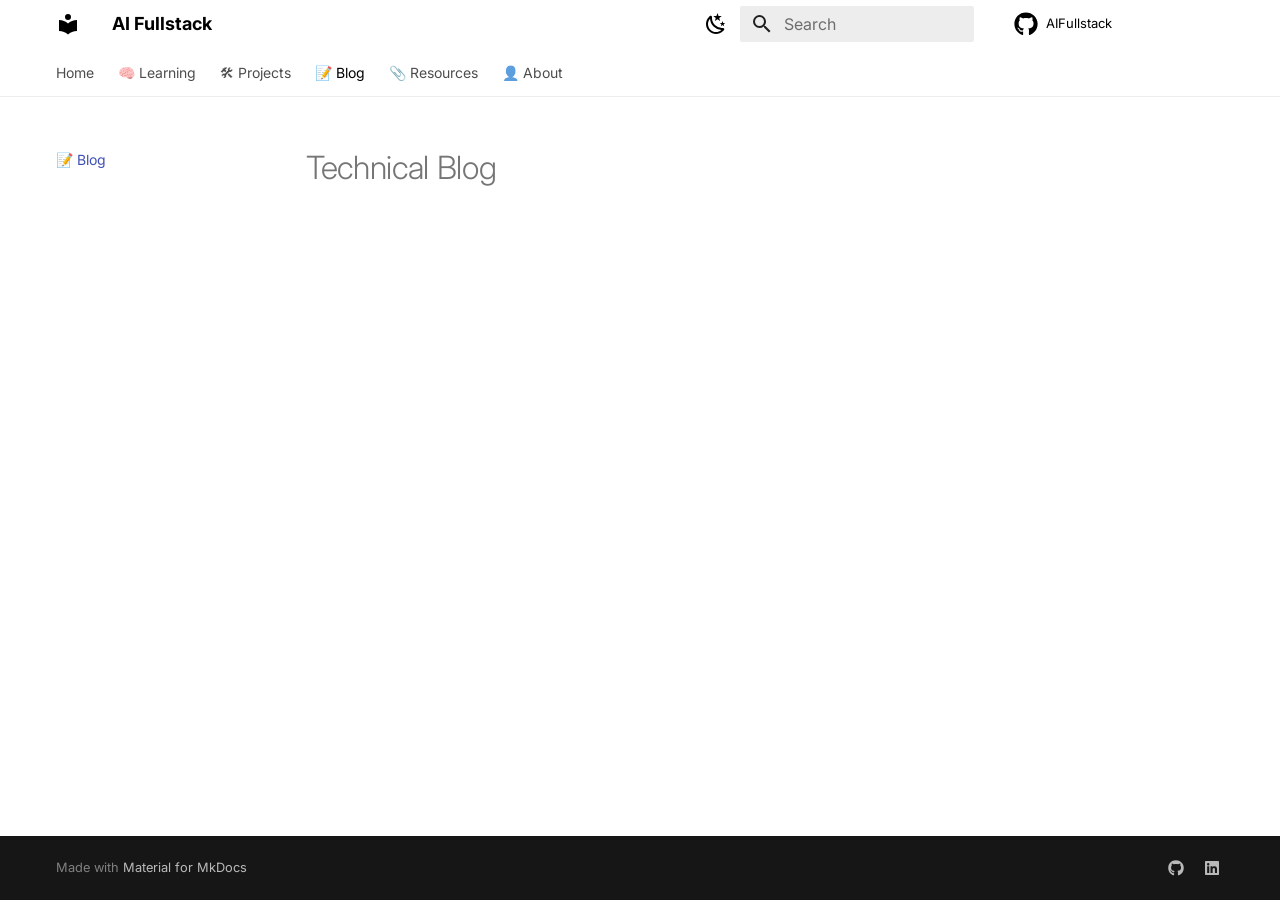
<file: blog/index.html>
<!doctype html>
<html lang="en" class="no-js">
  <head>
    
      <meta charset="utf-8">
      <meta name="viewport" content="width=device-width,initial-scale=1">
      
        <meta name="description" content="Building AI Systems. Learning in Public. Sharing Everything.">
      
      
        <meta name="author" content="Your Name">
      
      
        <link rel="canonical" href="https://YOUR_GITHUB_USERNAME.github.io/AIFullstack/blog/">
      
      
        <link rel="prev" href="../projects/ai-agent/">
      
      
        <link rel="next" href="../resources/">
      
      
        
      
      
      <link rel="icon" href="../assets/images/favicon.png">
      <meta name="generator" content="mkdocs-1.6.1, mkdocs-material-9.7.6">
    
    
      
        <title>📝 Blog - AI Fullstack</title>
      
    
    
      <link rel="stylesheet" href="../assets/stylesheets/main.484c7ddc.min.css">
      
        
        <link rel="stylesheet" href="../assets/stylesheets/palette.ab4e12ef.min.css">
      
      


    
    
      
    
    
      
        
        
        <link rel="preconnect" href="https://fonts.gstatic.com" crossorigin>
        <link rel="stylesheet" href="https://fonts.googleapis.com/css?family=Inter:300,300i,400,400i,700,700i%7CJetBrains+Mono:400,400i,700,700i&display=fallback">
        <style>:root{--md-text-font:"Inter";--md-code-font:"JetBrains Mono"}</style>
      
    
    
      <link rel="stylesheet" href="../assets/extra.css">
    
    <script>__md_scope=new URL("..",location),__md_hash=e=>[...e].reduce(((e,_)=>(e<<5)-e+_.charCodeAt(0)),0),__md_get=(e,_=localStorage,t=__md_scope)=>JSON.parse(_.getItem(t.pathname+"."+e)),__md_set=(e,_,t=localStorage,a=__md_scope)=>{try{t.setItem(a.pathname+"."+e,JSON.stringify(_))}catch(e){}}</script>
    
      

    
    
  </head>
  
  
    
    
      
    
    
    
    
    <body dir="ltr" data-md-color-scheme="default" data-md-color-primary="white" data-md-color-accent="indigo">
  
    
    <input class="md-toggle" data-md-toggle="drawer" type="checkbox" id="__drawer" autocomplete="off">
    <input class="md-toggle" data-md-toggle="search" type="checkbox" id="__search" autocomplete="off">
    <label class="md-overlay" for="__drawer"></label>
    <div data-md-component="skip">
      
        
        <a href="#technical-blog" class="md-skip">
          Skip to content
        </a>
      
    </div>
    <div data-md-component="announce">
      
    </div>
    
    
      

<header class="md-header" data-md-component="header">
  <nav class="md-header__inner md-grid" aria-label="Header">
    <a href=".." title="AI Fullstack" class="md-header__button md-logo" aria-label="AI Fullstack" data-md-component="logo">
      
  
  <svg xmlns="http://www.w3.org/2000/svg" viewBox="0 0 24 24"><path d="M12 8a3 3 0 0 0 3-3 3 3 0 0 0-3-3 3 3 0 0 0-3 3 3 3 0 0 0 3 3m0 3.54C9.64 9.35 6.5 8 3 8v11c3.5 0 6.64 1.35 9 3.54 2.36-2.19 5.5-3.54 9-3.54V8c-3.5 0-6.64 1.35-9 3.54"/></svg>

    </a>
    <label class="md-header__button md-icon" for="__drawer">
      
      <svg xmlns="http://www.w3.org/2000/svg" viewBox="0 0 24 24"><path d="M3 6h18v2H3zm0 5h18v2H3zm0 5h18v2H3z"/></svg>
    </label>
    <div class="md-header__title" data-md-component="header-title">
      <div class="md-header__ellipsis">
        <div class="md-header__topic">
          <span class="md-ellipsis">
            AI Fullstack
          </span>
        </div>
        <div class="md-header__topic" data-md-component="header-topic">
          <span class="md-ellipsis">
            
              📝 Blog
            
          </span>
        </div>
      </div>
    </div>
    
      
        <form class="md-header__option" data-md-component="palette">
  
    
    
    
    <input class="md-option" data-md-color-media="(prefers-color-scheme: light)" data-md-color-scheme="default" data-md-color-primary="white" data-md-color-accent="indigo"  aria-label="Switch to Dark Mode"  type="radio" name="__palette" id="__palette_0">
    
      <label class="md-header__button md-icon" title="Switch to Dark Mode" for="__palette_1" hidden>
        <svg xmlns="http://www.w3.org/2000/svg" viewBox="0 0 24 24"><path d="m17.75 4.09-2.53 1.94.91 3.06-2.63-1.81-2.63 1.81.91-3.06-2.53-1.94L12.44 4l1.06-3 1.06 3zm3.5 6.91-1.64 1.25.59 1.98-1.7-1.17-1.7 1.17.59-1.98L15.75 11l2.06-.05L18.5 9l.69 1.95zm-2.28 4.95c.83-.08 1.72 1.1 1.19 1.85-.32.45-.66.87-1.08 1.27C15.17 23 8.84 23 4.94 19.07c-3.91-3.9-3.91-10.24 0-14.14.4-.4.82-.76 1.27-1.08.75-.53 1.93.36 1.85 1.19-.27 2.86.69 5.83 2.89 8.02a9.96 9.96 0 0 0 8.02 2.89m-1.64 2.02a12.08 12.08 0 0 1-7.8-3.47c-2.17-2.19-3.33-5-3.49-7.82-2.81 3.14-2.7 7.96.31 10.98 3.02 3.01 7.84 3.12 10.98.31"/></svg>
      </label>
    
  
    
    
    
    <input class="md-option" data-md-color-media="(prefers-color-scheme: dark)" data-md-color-scheme="slate" data-md-color-primary="black" data-md-color-accent="indigo"  aria-label="Switch to Light Mode"  type="radio" name="__palette" id="__palette_1">
    
      <label class="md-header__button md-icon" title="Switch to Light Mode" for="__palette_0" hidden>
        <svg xmlns="http://www.w3.org/2000/svg" viewBox="0 0 24 24"><path d="M12 7a5 5 0 0 1 5 5 5 5 0 0 1-5 5 5 5 0 0 1-5-5 5 5 0 0 1 5-5m0 2a3 3 0 0 0-3 3 3 3 0 0 0 3 3 3 3 0 0 0 3-3 3 3 0 0 0-3-3m0-7 2.39 3.42C13.65 5.15 12.84 5 12 5s-1.65.15-2.39.42zM3.34 7l4.16-.35A7.2 7.2 0 0 0 5.94 8.5c-.44.74-.69 1.5-.83 2.29zm.02 10 1.76-3.77a7.131 7.131 0 0 0 2.38 4.14zM20.65 7l-1.77 3.79a7.02 7.02 0 0 0-2.38-4.15zm-.01 10-4.14.36c.59-.51 1.12-1.14 1.54-1.86.42-.73.69-1.5.83-2.29zM12 22l-2.41-3.44c.74.27 1.55.44 2.41.44.82 0 1.63-.17 2.37-.44z"/></svg>
      </label>
    
  
</form>
      
    
    
      <script>var palette=__md_get("__palette");if(palette&&palette.color){if("(prefers-color-scheme)"===palette.color.media){var media=matchMedia("(prefers-color-scheme: light)"),input=document.querySelector(media.matches?"[data-md-color-media='(prefers-color-scheme: light)']":"[data-md-color-media='(prefers-color-scheme: dark)']");palette.color.media=input.getAttribute("data-md-color-media"),palette.color.scheme=input.getAttribute("data-md-color-scheme"),palette.color.primary=input.getAttribute("data-md-color-primary"),palette.color.accent=input.getAttribute("data-md-color-accent")}for(var[key,value]of Object.entries(palette.color))document.body.setAttribute("data-md-color-"+key,value)}</script>
    
    
    
      
      
        <label class="md-header__button md-icon" for="__search">
          
          <svg xmlns="http://www.w3.org/2000/svg" viewBox="0 0 24 24"><path d="M9.5 3A6.5 6.5 0 0 1 16 9.5c0 1.61-.59 3.09-1.56 4.23l.27.27h.79l5 5-1.5 1.5-5-5v-.79l-.27-.27A6.52 6.52 0 0 1 9.5 16 6.5 6.5 0 0 1 3 9.5 6.5 6.5 0 0 1 9.5 3m0 2C7 5 5 7 5 9.5S7 14 9.5 14 14 12 14 9.5 12 5 9.5 5"/></svg>
        </label>
        <div class="md-search" data-md-component="search" role="dialog">
  <label class="md-search__overlay" for="__search"></label>
  <div class="md-search__inner" role="search">
    <form class="md-search__form" name="search">
      <input type="text" class="md-search__input" name="query" aria-label="Search" placeholder="Search" autocapitalize="off" autocorrect="off" autocomplete="off" spellcheck="false" data-md-component="search-query" required>
      <label class="md-search__icon md-icon" for="__search">
        
        <svg xmlns="http://www.w3.org/2000/svg" viewBox="0 0 24 24"><path d="M9.5 3A6.5 6.5 0 0 1 16 9.5c0 1.61-.59 3.09-1.56 4.23l.27.27h.79l5 5-1.5 1.5-5-5v-.79l-.27-.27A6.52 6.52 0 0 1 9.5 16 6.5 6.5 0 0 1 3 9.5 6.5 6.5 0 0 1 9.5 3m0 2C7 5 5 7 5 9.5S7 14 9.5 14 14 12 14 9.5 12 5 9.5 5"/></svg>
        
        <svg xmlns="http://www.w3.org/2000/svg" viewBox="0 0 24 24"><path d="M20 11v2H8l5.5 5.5-1.42 1.42L4.16 12l7.92-7.92L13.5 5.5 8 11z"/></svg>
      </label>
      <nav class="md-search__options" aria-label="Search">
        
        <button type="reset" class="md-search__icon md-icon" title="Clear" aria-label="Clear" tabindex="-1">
          
          <svg xmlns="http://www.w3.org/2000/svg" viewBox="0 0 24 24"><path d="M19 6.41 17.59 5 12 10.59 6.41 5 5 6.41 10.59 12 5 17.59 6.41 19 12 13.41 17.59 19 19 17.59 13.41 12z"/></svg>
        </button>
      </nav>
      
        <div class="md-search__suggest" data-md-component="search-suggest"></div>
      
    </form>
    <div class="md-search__output">
      <div class="md-search__scrollwrap" tabindex="0" data-md-scrollfix>
        <div class="md-search-result" data-md-component="search-result">
          <div class="md-search-result__meta">
            Initializing search
          </div>
          <ol class="md-search-result__list" role="presentation"></ol>
        </div>
      </div>
    </div>
  </div>
</div>
      
    
    
      <div class="md-header__source">
        <a href="https://github.com/YOUR_GITHUB_USERNAME/AIFullstack" title="Go to repository" class="md-source" data-md-component="source">
  <div class="md-source__icon md-icon">
    
    <svg xmlns="http://www.w3.org/2000/svg" viewBox="0 0 512 512"><!--! Font Awesome Free 7.1.0 by @fontawesome - https://fontawesome.com License - https://fontawesome.com/license/free (Icons: CC BY 4.0, Fonts: SIL OFL 1.1, Code: MIT License) Copyright 2025 Fonticons, Inc.--><path d="M173.9 397.4c0 2-2.3 3.6-5.2 3.6-3.3.3-5.6-1.3-5.6-3.6 0-2 2.3-3.6 5.2-3.6 3-.3 5.6 1.3 5.6 3.6m-31.1-4.5c-.7 2 1.3 4.3 4.3 4.9 2.6 1 5.6 0 6.2-2s-1.3-4.3-4.3-5.2c-2.6-.7-5.5.3-6.2 2.3m44.2-1.7c-2.9.7-4.9 2.6-4.6 4.9.3 2 2.9 3.3 5.9 2.6 2.9-.7 4.9-2.6 4.6-4.6-.3-1.9-3-3.2-5.9-2.9M252.8 8C114.1 8 8 113.3 8 252c0 110.9 69.8 205.8 169.5 239.2 12.8 2.3 17.3-5.6 17.3-12.1 0-6.2-.3-40.4-.3-61.4 0 0-70 15-84.7-29.8 0 0-11.4-29.1-27.8-36.6 0 0-22.9-15.7 1.6-15.4 0 0 24.9 2 38.6 25.8 21.9 38.6 58.6 27.5 72.9 20.9 2.3-16 8.8-27.1 16-33.7-55.9-6.2-112.3-14.3-112.3-110.5 0-27.5 7.6-41.3 23.6-58.9-2.6-6.5-11.1-33.3 2.6-67.9 20.9-6.5 69 27 69 27 20-5.6 41.5-8.5 62.8-8.5s42.8 2.9 62.8 8.5c0 0 48.1-33.6 69-27 13.7 34.7 5.2 61.4 2.6 67.9 16 17.7 25.8 31.5 25.8 58.9 0 96.5-58.9 104.2-114.8 110.5 9.2 7.9 17 22.9 17 46.4 0 33.7-.3 75.4-.3 83.6 0 6.5 4.6 14.4 17.3 12.1C436.2 457.8 504 362.9 504 252 504 113.3 391.5 8 252.8 8M105.2 352.9c-1.3 1-1 3.3.7 5.2 1.6 1.6 3.9 2.3 5.2 1 1.3-1 1-3.3-.7-5.2-1.6-1.6-3.9-2.3-5.2-1m-10.8-8.1c-.7 1.3.3 2.9 2.3 3.9 1.6 1 3.6.7 4.3-.7.7-1.3-.3-2.9-2.3-3.9-2-.6-3.6-.3-4.3.7m32.4 35.6c-1.6 1.3-1 4.3 1.3 6.2 2.3 2.3 5.2 2.6 6.5 1 1.3-1.3.7-4.3-1.3-6.2-2.2-2.3-5.2-2.6-6.5-1m-11.4-14.7c-1.6 1-1.6 3.6 0 5.9s4.3 3.3 5.6 2.3c1.6-1.3 1.6-3.9 0-6.2-1.4-2.3-4-3.3-5.6-2"/></svg>
  </div>
  <div class="md-source__repository">
    AIFullstack
  </div>
</a>
      </div>
    
  </nav>
  
</header>
    
    <div class="md-container" data-md-component="container">
      
      
        
          
            
<nav class="md-tabs" aria-label="Tabs" data-md-component="tabs">
  <div class="md-grid">
    <ul class="md-tabs__list">
      
        
  
  
  
  
    <li class="md-tabs__item">
      <a href=".." class="md-tabs__link">
        
  
  
    
  
  Home

      </a>
    </li>
  

      
        
  
  
  
  
    
    
      <li class="md-tabs__item">
        <a href="../learning/" class="md-tabs__link">
          
  
  
    
  
  🧠 Learning

        </a>
      </li>
    
  

      
        
  
  
  
  
    
    
      <li class="md-tabs__item">
        <a href="../projects/" class="md-tabs__link">
          
  
  
    
  
  🛠 Projects

        </a>
      </li>
    
  

      
        
  
  
  
    
  
  
    <li class="md-tabs__item md-tabs__item--active">
      <a href="./" class="md-tabs__link">
        
  
  
    
  
  📝 Blog

      </a>
    </li>
  

      
        
  
  
  
  
    <li class="md-tabs__item">
      <a href="../resources/" class="md-tabs__link">
        
  
  
    
  
  📎 Resources

      </a>
    </li>
  

      
        
  
  
  
  
    <li class="md-tabs__item">
      <a href="../about/" class="md-tabs__link">
        
  
  
    
  
  👤 About

      </a>
    </li>
  

      
    </ul>
  </div>
</nav>
          
        
      
      <main class="md-main" data-md-component="main">
        <div class="md-main__inner md-grid">
          
            
              
              <div class="md-sidebar md-sidebar--primary" data-md-component="sidebar" data-md-type="navigation" >
                <div class="md-sidebar__scrollwrap">
                  <div class="md-sidebar__inner">
                    


  


<nav class="md-nav md-nav--primary md-nav--lifted" aria-label="Navigation" data-md-level="0">
  <label class="md-nav__title" for="__drawer">
    <a href=".." title="AI Fullstack" class="md-nav__button md-logo" aria-label="AI Fullstack" data-md-component="logo">
      
  
  <svg xmlns="http://www.w3.org/2000/svg" viewBox="0 0 24 24"><path d="M12 8a3 3 0 0 0 3-3 3 3 0 0 0-3-3 3 3 0 0 0-3 3 3 3 0 0 0 3 3m0 3.54C9.64 9.35 6.5 8 3 8v11c3.5 0 6.64 1.35 9 3.54 2.36-2.19 5.5-3.54 9-3.54V8c-3.5 0-6.64 1.35-9 3.54"/></svg>

    </a>
    AI Fullstack
  </label>
  
    <div class="md-nav__source">
      <a href="https://github.com/YOUR_GITHUB_USERNAME/AIFullstack" title="Go to repository" class="md-source" data-md-component="source">
  <div class="md-source__icon md-icon">
    
    <svg xmlns="http://www.w3.org/2000/svg" viewBox="0 0 512 512"><!--! Font Awesome Free 7.1.0 by @fontawesome - https://fontawesome.com License - https://fontawesome.com/license/free (Icons: CC BY 4.0, Fonts: SIL OFL 1.1, Code: MIT License) Copyright 2025 Fonticons, Inc.--><path d="M173.9 397.4c0 2-2.3 3.6-5.2 3.6-3.3.3-5.6-1.3-5.6-3.6 0-2 2.3-3.6 5.2-3.6 3-.3 5.6 1.3 5.6 3.6m-31.1-4.5c-.7 2 1.3 4.3 4.3 4.9 2.6 1 5.6 0 6.2-2s-1.3-4.3-4.3-5.2c-2.6-.7-5.5.3-6.2 2.3m44.2-1.7c-2.9.7-4.9 2.6-4.6 4.9.3 2 2.9 3.3 5.9 2.6 2.9-.7 4.9-2.6 4.6-4.6-.3-1.9-3-3.2-5.9-2.9M252.8 8C114.1 8 8 113.3 8 252c0 110.9 69.8 205.8 169.5 239.2 12.8 2.3 17.3-5.6 17.3-12.1 0-6.2-.3-40.4-.3-61.4 0 0-70 15-84.7-29.8 0 0-11.4-29.1-27.8-36.6 0 0-22.9-15.7 1.6-15.4 0 0 24.9 2 38.6 25.8 21.9 38.6 58.6 27.5 72.9 20.9 2.3-16 8.8-27.1 16-33.7-55.9-6.2-112.3-14.3-112.3-110.5 0-27.5 7.6-41.3 23.6-58.9-2.6-6.5-11.1-33.3 2.6-67.9 20.9-6.5 69 27 69 27 20-5.6 41.5-8.5 62.8-8.5s42.8 2.9 62.8 8.5c0 0 48.1-33.6 69-27 13.7 34.7 5.2 61.4 2.6 67.9 16 17.7 25.8 31.5 25.8 58.9 0 96.5-58.9 104.2-114.8 110.5 9.2 7.9 17 22.9 17 46.4 0 33.7-.3 75.4-.3 83.6 0 6.5 4.6 14.4 17.3 12.1C436.2 457.8 504 362.9 504 252 504 113.3 391.5 8 252.8 8M105.2 352.9c-1.3 1-1 3.3.7 5.2 1.6 1.6 3.9 2.3 5.2 1 1.3-1 1-3.3-.7-5.2-1.6-1.6-3.9-2.3-5.2-1m-10.8-8.1c-.7 1.3.3 2.9 2.3 3.9 1.6 1 3.6.7 4.3-.7.7-1.3-.3-2.9-2.3-3.9-2-.6-3.6-.3-4.3.7m32.4 35.6c-1.6 1.3-1 4.3 1.3 6.2 2.3 2.3 5.2 2.6 6.5 1 1.3-1.3.7-4.3-1.3-6.2-2.2-2.3-5.2-2.6-6.5-1m-11.4-14.7c-1.6 1-1.6 3.6 0 5.9s4.3 3.3 5.6 2.3c1.6-1.3 1.6-3.9 0-6.2-1.4-2.3-4-3.3-5.6-2"/></svg>
  </div>
  <div class="md-source__repository">
    AIFullstack
  </div>
</a>
    </div>
  
  <ul class="md-nav__list" data-md-scrollfix>
    
      
      
  
  
  
  
    <li class="md-nav__item">
      <a href=".." class="md-nav__link">
        
  
  
  <span class="md-ellipsis">
    
  
    Home
  

    
  </span>
  
  

      </a>
    </li>
  

    
      
      
  
  
  
  
    
    
      
        
          
        
      
        
      
        
      
        
      
        
      
        
      
    
    
    
      
      
        
      
    
    
    <li class="md-nav__item md-nav__item--nested">
      
        
        
          
        
        <input class="md-nav__toggle md-toggle md-toggle--indeterminate" type="checkbox" id="__nav_2" >
        
          
          <div class="md-nav__link md-nav__container">
            <a href="../learning/" class="md-nav__link ">
              
  
  
  <span class="md-ellipsis">
    
  
    🧠 Learning
  

    
  </span>
  
  

            </a>
            
              
              <label class="md-nav__link " for="__nav_2" id="__nav_2_label" tabindex="0">
                <span class="md-nav__icon md-icon"></span>
              </label>
            
          </div>
        
        <nav class="md-nav" data-md-level="1" aria-labelledby="__nav_2_label" aria-expanded="false">
          <label class="md-nav__title" for="__nav_2">
            <span class="md-nav__icon md-icon"></span>
            
  
    🧠 Learning
  

          </label>
          <ul class="md-nav__list" data-md-scrollfix>
            
              
            
              
                
  
  
  
  
    <li class="md-nav__item">
      <a href="../learning/python/" class="md-nav__link">
        
  
  
  <span class="md-ellipsis">
    
  
    Python
  

    
  </span>
  
  

      </a>
    </li>
  

              
            
              
                
  
  
  
  
    <li class="md-nav__item">
      <a href="../learning/sql/" class="md-nav__link">
        
  
  
  <span class="md-ellipsis">
    
  
    SQL
  

    
  </span>
  
  

      </a>
    </li>
  

              
            
              
                
  
  
  
  
    <li class="md-nav__item">
      <a href="../learning/spark/" class="md-nav__link">
        
  
  
  <span class="md-ellipsis">
    
  
    Spark
  

    
  </span>
  
  

      </a>
    </li>
  

              
            
              
                
  
  
  
  
    <li class="md-nav__item">
      <a href="../learning/snowflake/" class="md-nav__link">
        
  
  
  <span class="md-ellipsis">
    
  
    Snowflake
  

    
  </span>
  
  

      </a>
    </li>
  

              
            
              
                
  
  
  
  
    <li class="md-nav__item">
      <a href="../learning/llms/" class="md-nav__link">
        
  
  
  <span class="md-ellipsis">
    
  
    LLMs
  

    
  </span>
  
  

      </a>
    </li>
  

              
            
          </ul>
        </nav>
      
    </li>
  

    
      
      
  
  
  
  
    
    
      
        
          
        
      
        
      
        
      
    
    
    
      
      
        
      
    
    
    <li class="md-nav__item md-nav__item--nested">
      
        
        
          
        
        <input class="md-nav__toggle md-toggle md-toggle--indeterminate" type="checkbox" id="__nav_3" >
        
          
          <div class="md-nav__link md-nav__container">
            <a href="../projects/" class="md-nav__link ">
              
  
  
  <span class="md-ellipsis">
    
  
    🛠 Projects
  

    
  </span>
  
  

            </a>
            
              
              <label class="md-nav__link " for="__nav_3" id="__nav_3_label" tabindex="0">
                <span class="md-nav__icon md-icon"></span>
              </label>
            
          </div>
        
        <nav class="md-nav" data-md-level="1" aria-labelledby="__nav_3_label" aria-expanded="false">
          <label class="md-nav__title" for="__nav_3">
            <span class="md-nav__icon md-icon"></span>
            
  
    🛠 Projects
  

          </label>
          <ul class="md-nav__list" data-md-scrollfix>
            
              
            
              
                
  
  
  
  
    <li class="md-nav__item">
      <a href="../projects/spotify/" class="md-nav__link">
        
  
  
  <span class="md-ellipsis">
    
  
    Spotify ETL
  

    
  </span>
  
  

      </a>
    </li>
  

              
            
              
                
  
  
  
  
    <li class="md-nav__item">
      <a href="../projects/ai-agent/" class="md-nav__link">
        
  
  
  <span class="md-ellipsis">
    
  
    AI Agent
  

    
  </span>
  
  

      </a>
    </li>
  

              
            
          </ul>
        </nav>
      
    </li>
  

    
      
      
  
  
    
  
  
  
    <li class="md-nav__item md-nav__item--active">
      
      <input class="md-nav__toggle md-toggle" type="checkbox" id="__toc">
      
      
        
      
      
      <a href="./" class="md-nav__link md-nav__link--active">
        
  
  
  <span class="md-ellipsis">
    
  
    📝 Blog
  

    
  </span>
  
  

      </a>
      
    </li>
  

    
      
      
  
  
  
  
    <li class="md-nav__item">
      <a href="../resources/" class="md-nav__link">
        
  
  
  <span class="md-ellipsis">
    
  
    📎 Resources
  

    
  </span>
  
  

      </a>
    </li>
  

    
      
      
  
  
  
  
    <li class="md-nav__item">
      <a href="../about/" class="md-nav__link">
        
  
  
  <span class="md-ellipsis">
    
  
    👤 About
  

    
  </span>
  
  

      </a>
    </li>
  

    
  </ul>
</nav>
                  </div>
                </div>
              </div>
            
            
              
              <div class="md-sidebar md-sidebar--secondary" data-md-component="sidebar" data-md-type="toc" >
                <div class="md-sidebar__scrollwrap">
                  <div class="md-sidebar__inner">
                    

<nav class="md-nav md-nav--secondary" aria-label="Table of contents">
  
  
  
    
  
  
</nav>
                  </div>
                </div>
              </div>
            
          
          
            <div class="md-content" data-md-component="content">
              
              <article class="md-content__inner md-typeset">
                
                  


  
  


<h1 id="technical-blog">Technical Blog<a class="headerlink" href="#technical-blog" title="Permanent link">&para;</a></h1>












                
              </article>
            </div>
          
          
  <script>var tabs=__md_get("__tabs");if(Array.isArray(tabs))e:for(var set of document.querySelectorAll(".tabbed-set")){var labels=set.querySelector(".tabbed-labels");for(var tab of tabs)for(var label of labels.getElementsByTagName("label"))if(label.innerText.trim()===tab){var input=document.getElementById(label.htmlFor);input.checked=!0;continue e}}</script>

<script>var target=document.getElementById(location.hash.slice(1));target&&target.name&&(target.checked=target.name.startsWith("__tabbed_"))</script>
        </div>
        
          <button type="button" class="md-top md-icon" data-md-component="top" hidden>
  
  <svg xmlns="http://www.w3.org/2000/svg" viewBox="0 0 24 24"><path d="M13 20h-2V8l-5.5 5.5-1.42-1.42L12 4.16l7.92 7.92-1.42 1.42L13 8z"/></svg>
  Back to top
</button>
        
      </main>
      
        <footer class="md-footer">
  
  <div class="md-footer-meta md-typeset">
    <div class="md-footer-meta__inner md-grid">
      <div class="md-copyright">
  
  
    Made with
    <a href="https://squidfunk.github.io/mkdocs-material/" target="_blank" rel="noopener">
      Material for MkDocs
    </a>
  
</div>
      
        
<div class="md-social">
  
    
    
    
    
    <a href="https://github.com/YOUR_GITHUB_USERNAME" target="_blank" rel="noopener" title="GitHub" class="md-social__link">
      <svg xmlns="http://www.w3.org/2000/svg" viewBox="0 0 512 512"><!--! Font Awesome Free 7.1.0 by @fontawesome - https://fontawesome.com License - https://fontawesome.com/license/free (Icons: CC BY 4.0, Fonts: SIL OFL 1.1, Code: MIT License) Copyright 2025 Fonticons, Inc.--><path d="M173.9 397.4c0 2-2.3 3.6-5.2 3.6-3.3.3-5.6-1.3-5.6-3.6 0-2 2.3-3.6 5.2-3.6 3-.3 5.6 1.3 5.6 3.6m-31.1-4.5c-.7 2 1.3 4.3 4.3 4.9 2.6 1 5.6 0 6.2-2s-1.3-4.3-4.3-5.2c-2.6-.7-5.5.3-6.2 2.3m44.2-1.7c-2.9.7-4.9 2.6-4.6 4.9.3 2 2.9 3.3 5.9 2.6 2.9-.7 4.9-2.6 4.6-4.6-.3-1.9-3-3.2-5.9-2.9M252.8 8C114.1 8 8 113.3 8 252c0 110.9 69.8 205.8 169.5 239.2 12.8 2.3 17.3-5.6 17.3-12.1 0-6.2-.3-40.4-.3-61.4 0 0-70 15-84.7-29.8 0 0-11.4-29.1-27.8-36.6 0 0-22.9-15.7 1.6-15.4 0 0 24.9 2 38.6 25.8 21.9 38.6 58.6 27.5 72.9 20.9 2.3-16 8.8-27.1 16-33.7-55.9-6.2-112.3-14.3-112.3-110.5 0-27.5 7.6-41.3 23.6-58.9-2.6-6.5-11.1-33.3 2.6-67.9 20.9-6.5 69 27 69 27 20-5.6 41.5-8.5 62.8-8.5s42.8 2.9 62.8 8.5c0 0 48.1-33.6 69-27 13.7 34.7 5.2 61.4 2.6 67.9 16 17.7 25.8 31.5 25.8 58.9 0 96.5-58.9 104.2-114.8 110.5 9.2 7.9 17 22.9 17 46.4 0 33.7-.3 75.4-.3 83.6 0 6.5 4.6 14.4 17.3 12.1C436.2 457.8 504 362.9 504 252 504 113.3 391.5 8 252.8 8M105.2 352.9c-1.3 1-1 3.3.7 5.2 1.6 1.6 3.9 2.3 5.2 1 1.3-1 1-3.3-.7-5.2-1.6-1.6-3.9-2.3-5.2-1m-10.8-8.1c-.7 1.3.3 2.9 2.3 3.9 1.6 1 3.6.7 4.3-.7.7-1.3-.3-2.9-2.3-3.9-2-.6-3.6-.3-4.3.7m32.4 35.6c-1.6 1.3-1 4.3 1.3 6.2 2.3 2.3 5.2 2.6 6.5 1 1.3-1.3.7-4.3-1.3-6.2-2.2-2.3-5.2-2.6-6.5-1m-11.4-14.7c-1.6 1-1.6 3.6 0 5.9s4.3 3.3 5.6 2.3c1.6-1.3 1.6-3.9 0-6.2-1.4-2.3-4-3.3-5.6-2"/></svg>
    </a>
  
    
    
    
    
    <a href="https://linkedin.com/in/YOUR_LINKEDIN_USERNAME" target="_blank" rel="noopener" title="LinkedIn" class="md-social__link">
      <svg xmlns="http://www.w3.org/2000/svg" viewBox="0 0 448 512"><!--! Font Awesome Free 7.1.0 by @fontawesome - https://fontawesome.com License - https://fontawesome.com/license/free (Icons: CC BY 4.0, Fonts: SIL OFL 1.1, Code: MIT License) Copyright 2025 Fonticons, Inc.--><path d="M416 32H31.9C14.3 32 0 46.5 0 64.3v383.4C0 465.5 14.3 480 31.9 480H416c17.6 0 32-14.5 32-32.3V64.3c0-17.8-14.4-32.3-32-32.3M135.4 416H69V202.2h66.5V416zM102.2 96a38.5 38.5 0 1 1 0 77 38.5 38.5 0 1 1 0-77m282.1 320h-66.4V312c0-24.8-.5-56.7-34.5-56.7-34.6 0-39.9 27-39.9 54.9V416h-66.4V202.2h63.7v29.2h.9c8.9-16.8 30.6-34.5 62.9-34.5 67.2 0 79.7 44.3 79.7 101.9z"/></svg>
    </a>
  
</div>
      
    </div>
  </div>
</footer>
      
    </div>
    <div class="md-dialog" data-md-component="dialog">
      <div class="md-dialog__inner md-typeset"></div>
    </div>
    
    
    
      
      
      <script id="__config" type="application/json">{"annotate": null, "base": "..", "features": ["navigation.instant", "navigation.tracking", "navigation.tabs", "navigation.sections", "navigation.expand", "navigation.top", "navigation.indexes", "search.highlight", "search.suggest", "content.code.copy", "content.code.annotate", "content.tabs.link"], "search": "../assets/javascripts/workers/search.2c215733.min.js", "tags": null, "translations": {"clipboard.copied": "Copied to clipboard", "clipboard.copy": "Copy to clipboard", "search.result.more.one": "1 more on this page", "search.result.more.other": "# more on this page", "search.result.none": "No matching documents", "search.result.one": "1 matching document", "search.result.other": "# matching documents", "search.result.placeholder": "Type to start searching", "search.result.term.missing": "Missing", "select.version": "Select version"}, "version": null}</script>
    
    
      <script src="../assets/javascripts/bundle.79ae519e.min.js"></script>
      
    
  </body>
</html>
</file>
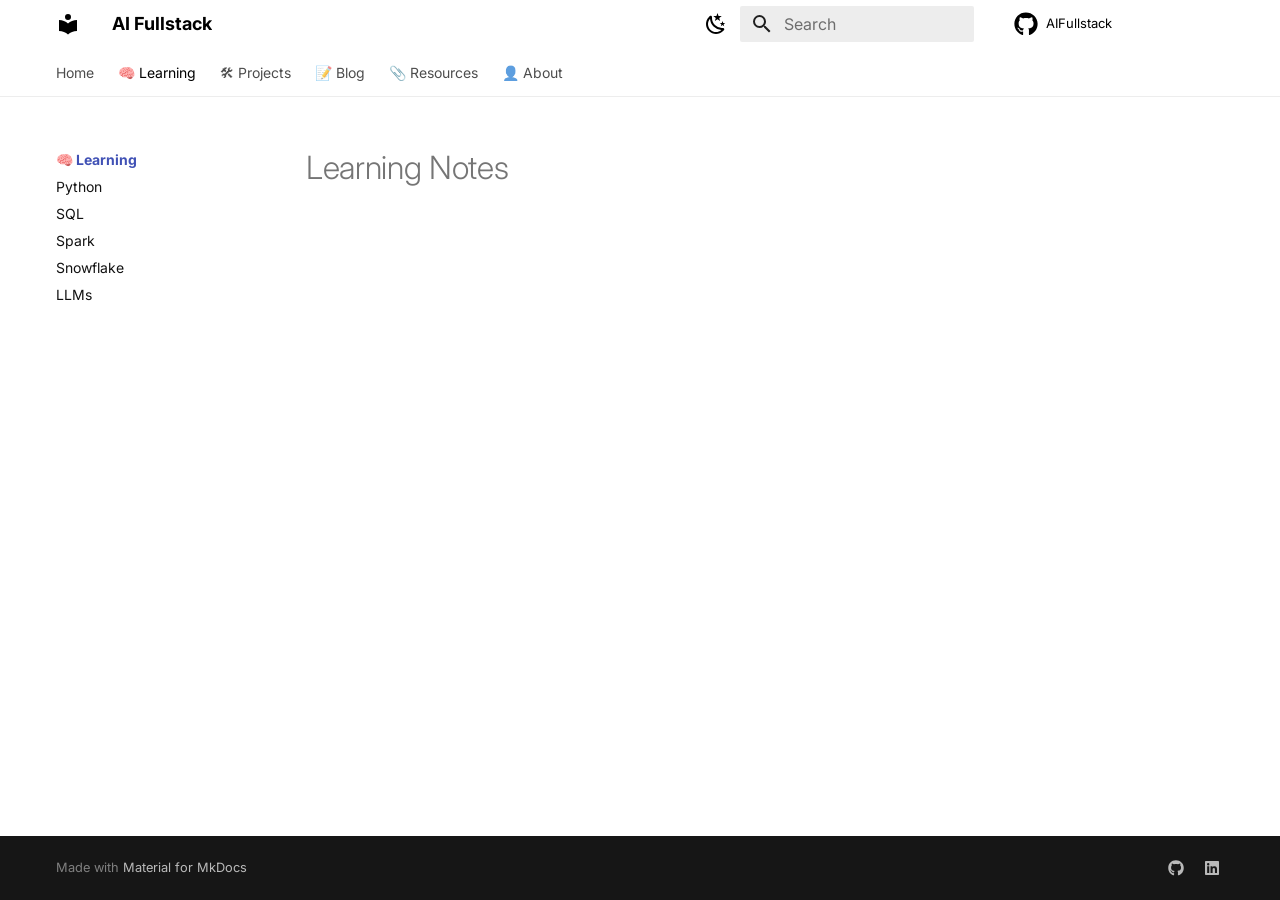
<file: learning/index.html>
<!doctype html>
<html lang="en" class="no-js">
  <head>
    
      <meta charset="utf-8">
      <meta name="viewport" content="width=device-width,initial-scale=1">
      
        <meta name="description" content="Building AI Systems. Learning in Public. Sharing Everything.">
      
      
        <meta name="author" content="Your Name">
      
      
        <link rel="canonical" href="https://YOUR_GITHUB_USERNAME.github.io/AIFullstack/learning/">
      
      
        <link rel="prev" href="..">
      
      
        <link rel="next" href="python/">
      
      
        
      
      
      <link rel="icon" href="../assets/images/favicon.png">
      <meta name="generator" content="mkdocs-1.6.1, mkdocs-material-9.7.6">
    
    
      
        <title>Overview - AI Fullstack</title>
      
    
    
      <link rel="stylesheet" href="../assets/stylesheets/main.484c7ddc.min.css">
      
        
        <link rel="stylesheet" href="../assets/stylesheets/palette.ab4e12ef.min.css">
      
      


    
    
      
    
    
      
        
        
        <link rel="preconnect" href="https://fonts.gstatic.com" crossorigin>
        <link rel="stylesheet" href="https://fonts.googleapis.com/css?family=Inter:300,300i,400,400i,700,700i%7CJetBrains+Mono:400,400i,700,700i&display=fallback">
        <style>:root{--md-text-font:"Inter";--md-code-font:"JetBrains Mono"}</style>
      
    
    
      <link rel="stylesheet" href="../assets/extra.css">
    
    <script>__md_scope=new URL("..",location),__md_hash=e=>[...e].reduce(((e,_)=>(e<<5)-e+_.charCodeAt(0)),0),__md_get=(e,_=localStorage,t=__md_scope)=>JSON.parse(_.getItem(t.pathname+"."+e)),__md_set=(e,_,t=localStorage,a=__md_scope)=>{try{t.setItem(a.pathname+"."+e,JSON.stringify(_))}catch(e){}}</script>
    
      

    
    
  </head>
  
  
    
    
      
    
    
    
    
    <body dir="ltr" data-md-color-scheme="default" data-md-color-primary="white" data-md-color-accent="indigo">
  
    
    <input class="md-toggle" data-md-toggle="drawer" type="checkbox" id="__drawer" autocomplete="off">
    <input class="md-toggle" data-md-toggle="search" type="checkbox" id="__search" autocomplete="off">
    <label class="md-overlay" for="__drawer"></label>
    <div data-md-component="skip">
      
        
        <a href="#learning-notes" class="md-skip">
          Skip to content
        </a>
      
    </div>
    <div data-md-component="announce">
      
    </div>
    
    
      

<header class="md-header" data-md-component="header">
  <nav class="md-header__inner md-grid" aria-label="Header">
    <a href=".." title="AI Fullstack" class="md-header__button md-logo" aria-label="AI Fullstack" data-md-component="logo">
      
  
  <svg xmlns="http://www.w3.org/2000/svg" viewBox="0 0 24 24"><path d="M12 8a3 3 0 0 0 3-3 3 3 0 0 0-3-3 3 3 0 0 0-3 3 3 3 0 0 0 3 3m0 3.54C9.64 9.35 6.5 8 3 8v11c3.5 0 6.64 1.35 9 3.54 2.36-2.19 5.5-3.54 9-3.54V8c-3.5 0-6.64 1.35-9 3.54"/></svg>

    </a>
    <label class="md-header__button md-icon" for="__drawer">
      
      <svg xmlns="http://www.w3.org/2000/svg" viewBox="0 0 24 24"><path d="M3 6h18v2H3zm0 5h18v2H3zm0 5h18v2H3z"/></svg>
    </label>
    <div class="md-header__title" data-md-component="header-title">
      <div class="md-header__ellipsis">
        <div class="md-header__topic">
          <span class="md-ellipsis">
            AI Fullstack
          </span>
        </div>
        <div class="md-header__topic" data-md-component="header-topic">
          <span class="md-ellipsis">
            
              Overview
            
          </span>
        </div>
      </div>
    </div>
    
      
        <form class="md-header__option" data-md-component="palette">
  
    
    
    
    <input class="md-option" data-md-color-media="(prefers-color-scheme: light)" data-md-color-scheme="default" data-md-color-primary="white" data-md-color-accent="indigo"  aria-label="Switch to Dark Mode"  type="radio" name="__palette" id="__palette_0">
    
      <label class="md-header__button md-icon" title="Switch to Dark Mode" for="__palette_1" hidden>
        <svg xmlns="http://www.w3.org/2000/svg" viewBox="0 0 24 24"><path d="m17.75 4.09-2.53 1.94.91 3.06-2.63-1.81-2.63 1.81.91-3.06-2.53-1.94L12.44 4l1.06-3 1.06 3zm3.5 6.91-1.64 1.25.59 1.98-1.7-1.17-1.7 1.17.59-1.98L15.75 11l2.06-.05L18.5 9l.69 1.95zm-2.28 4.95c.83-.08 1.72 1.1 1.19 1.85-.32.45-.66.87-1.08 1.27C15.17 23 8.84 23 4.94 19.07c-3.91-3.9-3.91-10.24 0-14.14.4-.4.82-.76 1.27-1.08.75-.53 1.93.36 1.85 1.19-.27 2.86.69 5.83 2.89 8.02a9.96 9.96 0 0 0 8.02 2.89m-1.64 2.02a12.08 12.08 0 0 1-7.8-3.47c-2.17-2.19-3.33-5-3.49-7.82-2.81 3.14-2.7 7.96.31 10.98 3.02 3.01 7.84 3.12 10.98.31"/></svg>
      </label>
    
  
    
    
    
    <input class="md-option" data-md-color-media="(prefers-color-scheme: dark)" data-md-color-scheme="slate" data-md-color-primary="black" data-md-color-accent="indigo"  aria-label="Switch to Light Mode"  type="radio" name="__palette" id="__palette_1">
    
      <label class="md-header__button md-icon" title="Switch to Light Mode" for="__palette_0" hidden>
        <svg xmlns="http://www.w3.org/2000/svg" viewBox="0 0 24 24"><path d="M12 7a5 5 0 0 1 5 5 5 5 0 0 1-5 5 5 5 0 0 1-5-5 5 5 0 0 1 5-5m0 2a3 3 0 0 0-3 3 3 3 0 0 0 3 3 3 3 0 0 0 3-3 3 3 0 0 0-3-3m0-7 2.39 3.42C13.65 5.15 12.84 5 12 5s-1.65.15-2.39.42zM3.34 7l4.16-.35A7.2 7.2 0 0 0 5.94 8.5c-.44.74-.69 1.5-.83 2.29zm.02 10 1.76-3.77a7.131 7.131 0 0 0 2.38 4.14zM20.65 7l-1.77 3.79a7.02 7.02 0 0 0-2.38-4.15zm-.01 10-4.14.36c.59-.51 1.12-1.14 1.54-1.86.42-.73.69-1.5.83-2.29zM12 22l-2.41-3.44c.74.27 1.55.44 2.41.44.82 0 1.63-.17 2.37-.44z"/></svg>
      </label>
    
  
</form>
      
    
    
      <script>var palette=__md_get("__palette");if(palette&&palette.color){if("(prefers-color-scheme)"===palette.color.media){var media=matchMedia("(prefers-color-scheme: light)"),input=document.querySelector(media.matches?"[data-md-color-media='(prefers-color-scheme: light)']":"[data-md-color-media='(prefers-color-scheme: dark)']");palette.color.media=input.getAttribute("data-md-color-media"),palette.color.scheme=input.getAttribute("data-md-color-scheme"),palette.color.primary=input.getAttribute("data-md-color-primary"),palette.color.accent=input.getAttribute("data-md-color-accent")}for(var[key,value]of Object.entries(palette.color))document.body.setAttribute("data-md-color-"+key,value)}</script>
    
    
    
      
      
        <label class="md-header__button md-icon" for="__search">
          
          <svg xmlns="http://www.w3.org/2000/svg" viewBox="0 0 24 24"><path d="M9.5 3A6.5 6.5 0 0 1 16 9.5c0 1.61-.59 3.09-1.56 4.23l.27.27h.79l5 5-1.5 1.5-5-5v-.79l-.27-.27A6.52 6.52 0 0 1 9.5 16 6.5 6.5 0 0 1 3 9.5 6.5 6.5 0 0 1 9.5 3m0 2C7 5 5 7 5 9.5S7 14 9.5 14 14 12 14 9.5 12 5 9.5 5"/></svg>
        </label>
        <div class="md-search" data-md-component="search" role="dialog">
  <label class="md-search__overlay" for="__search"></label>
  <div class="md-search__inner" role="search">
    <form class="md-search__form" name="search">
      <input type="text" class="md-search__input" name="query" aria-label="Search" placeholder="Search" autocapitalize="off" autocorrect="off" autocomplete="off" spellcheck="false" data-md-component="search-query" required>
      <label class="md-search__icon md-icon" for="__search">
        
        <svg xmlns="http://www.w3.org/2000/svg" viewBox="0 0 24 24"><path d="M9.5 3A6.5 6.5 0 0 1 16 9.5c0 1.61-.59 3.09-1.56 4.23l.27.27h.79l5 5-1.5 1.5-5-5v-.79l-.27-.27A6.52 6.52 0 0 1 9.5 16 6.5 6.5 0 0 1 3 9.5 6.5 6.5 0 0 1 9.5 3m0 2C7 5 5 7 5 9.5S7 14 9.5 14 14 12 14 9.5 12 5 9.5 5"/></svg>
        
        <svg xmlns="http://www.w3.org/2000/svg" viewBox="0 0 24 24"><path d="M20 11v2H8l5.5 5.5-1.42 1.42L4.16 12l7.92-7.92L13.5 5.5 8 11z"/></svg>
      </label>
      <nav class="md-search__options" aria-label="Search">
        
        <button type="reset" class="md-search__icon md-icon" title="Clear" aria-label="Clear" tabindex="-1">
          
          <svg xmlns="http://www.w3.org/2000/svg" viewBox="0 0 24 24"><path d="M19 6.41 17.59 5 12 10.59 6.41 5 5 6.41 10.59 12 5 17.59 6.41 19 12 13.41 17.59 19 19 17.59 13.41 12z"/></svg>
        </button>
      </nav>
      
        <div class="md-search__suggest" data-md-component="search-suggest"></div>
      
    </form>
    <div class="md-search__output">
      <div class="md-search__scrollwrap" tabindex="0" data-md-scrollfix>
        <div class="md-search-result" data-md-component="search-result">
          <div class="md-search-result__meta">
            Initializing search
          </div>
          <ol class="md-search-result__list" role="presentation"></ol>
        </div>
      </div>
    </div>
  </div>
</div>
      
    
    
      <div class="md-header__source">
        <a href="https://github.com/YOUR_GITHUB_USERNAME/AIFullstack" title="Go to repository" class="md-source" data-md-component="source">
  <div class="md-source__icon md-icon">
    
    <svg xmlns="http://www.w3.org/2000/svg" viewBox="0 0 512 512"><!--! Font Awesome Free 7.1.0 by @fontawesome - https://fontawesome.com License - https://fontawesome.com/license/free (Icons: CC BY 4.0, Fonts: SIL OFL 1.1, Code: MIT License) Copyright 2025 Fonticons, Inc.--><path d="M173.9 397.4c0 2-2.3 3.6-5.2 3.6-3.3.3-5.6-1.3-5.6-3.6 0-2 2.3-3.6 5.2-3.6 3-.3 5.6 1.3 5.6 3.6m-31.1-4.5c-.7 2 1.3 4.3 4.3 4.9 2.6 1 5.6 0 6.2-2s-1.3-4.3-4.3-5.2c-2.6-.7-5.5.3-6.2 2.3m44.2-1.7c-2.9.7-4.9 2.6-4.6 4.9.3 2 2.9 3.3 5.9 2.6 2.9-.7 4.9-2.6 4.6-4.6-.3-1.9-3-3.2-5.9-2.9M252.8 8C114.1 8 8 113.3 8 252c0 110.9 69.8 205.8 169.5 239.2 12.8 2.3 17.3-5.6 17.3-12.1 0-6.2-.3-40.4-.3-61.4 0 0-70 15-84.7-29.8 0 0-11.4-29.1-27.8-36.6 0 0-22.9-15.7 1.6-15.4 0 0 24.9 2 38.6 25.8 21.9 38.6 58.6 27.5 72.9 20.9 2.3-16 8.8-27.1 16-33.7-55.9-6.2-112.3-14.3-112.3-110.5 0-27.5 7.6-41.3 23.6-58.9-2.6-6.5-11.1-33.3 2.6-67.9 20.9-6.5 69 27 69 27 20-5.6 41.5-8.5 62.8-8.5s42.8 2.9 62.8 8.5c0 0 48.1-33.6 69-27 13.7 34.7 5.2 61.4 2.6 67.9 16 17.7 25.8 31.5 25.8 58.9 0 96.5-58.9 104.2-114.8 110.5 9.2 7.9 17 22.9 17 46.4 0 33.7-.3 75.4-.3 83.6 0 6.5 4.6 14.4 17.3 12.1C436.2 457.8 504 362.9 504 252 504 113.3 391.5 8 252.8 8M105.2 352.9c-1.3 1-1 3.3.7 5.2 1.6 1.6 3.9 2.3 5.2 1 1.3-1 1-3.3-.7-5.2-1.6-1.6-3.9-2.3-5.2-1m-10.8-8.1c-.7 1.3.3 2.9 2.3 3.9 1.6 1 3.6.7 4.3-.7.7-1.3-.3-2.9-2.3-3.9-2-.6-3.6-.3-4.3.7m32.4 35.6c-1.6 1.3-1 4.3 1.3 6.2 2.3 2.3 5.2 2.6 6.5 1 1.3-1.3.7-4.3-1.3-6.2-2.2-2.3-5.2-2.6-6.5-1m-11.4-14.7c-1.6 1-1.6 3.6 0 5.9s4.3 3.3 5.6 2.3c1.6-1.3 1.6-3.9 0-6.2-1.4-2.3-4-3.3-5.6-2"/></svg>
  </div>
  <div class="md-source__repository">
    AIFullstack
  </div>
</a>
      </div>
    
  </nav>
  
</header>
    
    <div class="md-container" data-md-component="container">
      
      
        
          
            
<nav class="md-tabs" aria-label="Tabs" data-md-component="tabs">
  <div class="md-grid">
    <ul class="md-tabs__list">
      
        
  
  
  
  
    <li class="md-tabs__item">
      <a href=".." class="md-tabs__link">
        
  
  
    
  
  Home

      </a>
    </li>
  

      
        
  
  
  
    
  
  
    
    
      <li class="md-tabs__item md-tabs__item--active">
        <a href="./" class="md-tabs__link">
          
  
  
    
  
  🧠 Learning

        </a>
      </li>
    
  

      
        
  
  
  
  
    
    
      <li class="md-tabs__item">
        <a href="../projects/" class="md-tabs__link">
          
  
  
    
  
  🛠 Projects

        </a>
      </li>
    
  

      
        
  
  
  
  
    <li class="md-tabs__item">
      <a href="../blog/" class="md-tabs__link">
        
  
  
    
  
  📝 Blog

      </a>
    </li>
  

      
        
  
  
  
  
    <li class="md-tabs__item">
      <a href="../resources/" class="md-tabs__link">
        
  
  
    
  
  📎 Resources

      </a>
    </li>
  

      
        
  
  
  
  
    <li class="md-tabs__item">
      <a href="../about/" class="md-tabs__link">
        
  
  
    
  
  👤 About

      </a>
    </li>
  

      
    </ul>
  </div>
</nav>
          
        
      
      <main class="md-main" data-md-component="main">
        <div class="md-main__inner md-grid">
          
            
              
              <div class="md-sidebar md-sidebar--primary" data-md-component="sidebar" data-md-type="navigation" >
                <div class="md-sidebar__scrollwrap">
                  <div class="md-sidebar__inner">
                    


  


<nav class="md-nav md-nav--primary md-nav--lifted" aria-label="Navigation" data-md-level="0">
  <label class="md-nav__title" for="__drawer">
    <a href=".." title="AI Fullstack" class="md-nav__button md-logo" aria-label="AI Fullstack" data-md-component="logo">
      
  
  <svg xmlns="http://www.w3.org/2000/svg" viewBox="0 0 24 24"><path d="M12 8a3 3 0 0 0 3-3 3 3 0 0 0-3-3 3 3 0 0 0-3 3 3 3 0 0 0 3 3m0 3.54C9.64 9.35 6.5 8 3 8v11c3.5 0 6.64 1.35 9 3.54 2.36-2.19 5.5-3.54 9-3.54V8c-3.5 0-6.64 1.35-9 3.54"/></svg>

    </a>
    AI Fullstack
  </label>
  
    <div class="md-nav__source">
      <a href="https://github.com/YOUR_GITHUB_USERNAME/AIFullstack" title="Go to repository" class="md-source" data-md-component="source">
  <div class="md-source__icon md-icon">
    
    <svg xmlns="http://www.w3.org/2000/svg" viewBox="0 0 512 512"><!--! Font Awesome Free 7.1.0 by @fontawesome - https://fontawesome.com License - https://fontawesome.com/license/free (Icons: CC BY 4.0, Fonts: SIL OFL 1.1, Code: MIT License) Copyright 2025 Fonticons, Inc.--><path d="M173.9 397.4c0 2-2.3 3.6-5.2 3.6-3.3.3-5.6-1.3-5.6-3.6 0-2 2.3-3.6 5.2-3.6 3-.3 5.6 1.3 5.6 3.6m-31.1-4.5c-.7 2 1.3 4.3 4.3 4.9 2.6 1 5.6 0 6.2-2s-1.3-4.3-4.3-5.2c-2.6-.7-5.5.3-6.2 2.3m44.2-1.7c-2.9.7-4.9 2.6-4.6 4.9.3 2 2.9 3.3 5.9 2.6 2.9-.7 4.9-2.6 4.6-4.6-.3-1.9-3-3.2-5.9-2.9M252.8 8C114.1 8 8 113.3 8 252c0 110.9 69.8 205.8 169.5 239.2 12.8 2.3 17.3-5.6 17.3-12.1 0-6.2-.3-40.4-.3-61.4 0 0-70 15-84.7-29.8 0 0-11.4-29.1-27.8-36.6 0 0-22.9-15.7 1.6-15.4 0 0 24.9 2 38.6 25.8 21.9 38.6 58.6 27.5 72.9 20.9 2.3-16 8.8-27.1 16-33.7-55.9-6.2-112.3-14.3-112.3-110.5 0-27.5 7.6-41.3 23.6-58.9-2.6-6.5-11.1-33.3 2.6-67.9 20.9-6.5 69 27 69 27 20-5.6 41.5-8.5 62.8-8.5s42.8 2.9 62.8 8.5c0 0 48.1-33.6 69-27 13.7 34.7 5.2 61.4 2.6 67.9 16 17.7 25.8 31.5 25.8 58.9 0 96.5-58.9 104.2-114.8 110.5 9.2 7.9 17 22.9 17 46.4 0 33.7-.3 75.4-.3 83.6 0 6.5 4.6 14.4 17.3 12.1C436.2 457.8 504 362.9 504 252 504 113.3 391.5 8 252.8 8M105.2 352.9c-1.3 1-1 3.3.7 5.2 1.6 1.6 3.9 2.3 5.2 1 1.3-1 1-3.3-.7-5.2-1.6-1.6-3.9-2.3-5.2-1m-10.8-8.1c-.7 1.3.3 2.9 2.3 3.9 1.6 1 3.6.7 4.3-.7.7-1.3-.3-2.9-2.3-3.9-2-.6-3.6-.3-4.3.7m32.4 35.6c-1.6 1.3-1 4.3 1.3 6.2 2.3 2.3 5.2 2.6 6.5 1 1.3-1.3.7-4.3-1.3-6.2-2.2-2.3-5.2-2.6-6.5-1m-11.4-14.7c-1.6 1-1.6 3.6 0 5.9s4.3 3.3 5.6 2.3c1.6-1.3 1.6-3.9 0-6.2-1.4-2.3-4-3.3-5.6-2"/></svg>
  </div>
  <div class="md-source__repository">
    AIFullstack
  </div>
</a>
    </div>
  
  <ul class="md-nav__list" data-md-scrollfix>
    
      
      
  
  
  
  
    <li class="md-nav__item">
      <a href=".." class="md-nav__link">
        
  
  
  <span class="md-ellipsis">
    
  
    Home
  

    
  </span>
  
  

      </a>
    </li>
  

    
      
      
  
  
    
  
  
  
    
    
      
        
          
        
      
        
      
        
      
        
      
        
      
        
      
    
    
    
      
        
        
      
      
        
      
    
    
    <li class="md-nav__item md-nav__item--active md-nav__item--section md-nav__item--nested">
      
        
        
        <input class="md-nav__toggle md-toggle " type="checkbox" id="__nav_2" checked>
        
          
          <div class="md-nav__link md-nav__container">
            <a href="./" class="md-nav__link md-nav__link--active">
              
  
  
  <span class="md-ellipsis">
    
  
    🧠 Learning
  

    
  </span>
  
  

            </a>
            
              
              <label class="md-nav__link md-nav__link--active" for="__nav_2" id="__nav_2_label" tabindex="">
                <span class="md-nav__icon md-icon"></span>
              </label>
            
          </div>
        
        <nav class="md-nav" data-md-level="1" aria-labelledby="__nav_2_label" aria-expanded="true">
          <label class="md-nav__title" for="__nav_2">
            <span class="md-nav__icon md-icon"></span>
            
  
    🧠 Learning
  

          </label>
          <ul class="md-nav__list" data-md-scrollfix>
            
              
            
              
                
  
  
  
  
    <li class="md-nav__item">
      <a href="python/" class="md-nav__link">
        
  
  
  <span class="md-ellipsis">
    
  
    Python
  

    
  </span>
  
  

      </a>
    </li>
  

              
            
              
                
  
  
  
  
    <li class="md-nav__item">
      <a href="sql/" class="md-nav__link">
        
  
  
  <span class="md-ellipsis">
    
  
    SQL
  

    
  </span>
  
  

      </a>
    </li>
  

              
            
              
                
  
  
  
  
    <li class="md-nav__item">
      <a href="spark/" class="md-nav__link">
        
  
  
  <span class="md-ellipsis">
    
  
    Spark
  

    
  </span>
  
  

      </a>
    </li>
  

              
            
              
                
  
  
  
  
    <li class="md-nav__item">
      <a href="snowflake/" class="md-nav__link">
        
  
  
  <span class="md-ellipsis">
    
  
    Snowflake
  

    
  </span>
  
  

      </a>
    </li>
  

              
            
              
                
  
  
  
  
    <li class="md-nav__item">
      <a href="llms/" class="md-nav__link">
        
  
  
  <span class="md-ellipsis">
    
  
    LLMs
  

    
  </span>
  
  

      </a>
    </li>
  

              
            
          </ul>
        </nav>
      
    </li>
  

    
      
      
  
  
  
  
    
    
      
        
          
        
      
        
      
        
      
    
    
    
      
      
        
      
    
    
    <li class="md-nav__item md-nav__item--nested">
      
        
        
          
        
        <input class="md-nav__toggle md-toggle md-toggle--indeterminate" type="checkbox" id="__nav_3" >
        
          
          <div class="md-nav__link md-nav__container">
            <a href="../projects/" class="md-nav__link ">
              
  
  
  <span class="md-ellipsis">
    
  
    🛠 Projects
  

    
  </span>
  
  

            </a>
            
              
              <label class="md-nav__link " for="__nav_3" id="__nav_3_label" tabindex="0">
                <span class="md-nav__icon md-icon"></span>
              </label>
            
          </div>
        
        <nav class="md-nav" data-md-level="1" aria-labelledby="__nav_3_label" aria-expanded="false">
          <label class="md-nav__title" for="__nav_3">
            <span class="md-nav__icon md-icon"></span>
            
  
    🛠 Projects
  

          </label>
          <ul class="md-nav__list" data-md-scrollfix>
            
              
            
              
                
  
  
  
  
    <li class="md-nav__item">
      <a href="../projects/spotify/" class="md-nav__link">
        
  
  
  <span class="md-ellipsis">
    
  
    Spotify ETL
  

    
  </span>
  
  

      </a>
    </li>
  

              
            
              
                
  
  
  
  
    <li class="md-nav__item">
      <a href="../projects/ai-agent/" class="md-nav__link">
        
  
  
  <span class="md-ellipsis">
    
  
    AI Agent
  

    
  </span>
  
  

      </a>
    </li>
  

              
            
          </ul>
        </nav>
      
    </li>
  

    
      
      
  
  
  
  
    <li class="md-nav__item">
      <a href="../blog/" class="md-nav__link">
        
  
  
  <span class="md-ellipsis">
    
  
    📝 Blog
  

    
  </span>
  
  

      </a>
    </li>
  

    
      
      
  
  
  
  
    <li class="md-nav__item">
      <a href="../resources/" class="md-nav__link">
        
  
  
  <span class="md-ellipsis">
    
  
    📎 Resources
  

    
  </span>
  
  

      </a>
    </li>
  

    
      
      
  
  
  
  
    <li class="md-nav__item">
      <a href="../about/" class="md-nav__link">
        
  
  
  <span class="md-ellipsis">
    
  
    👤 About
  

    
  </span>
  
  

      </a>
    </li>
  

    
  </ul>
</nav>
                  </div>
                </div>
              </div>
            
            
              
              <div class="md-sidebar md-sidebar--secondary" data-md-component="sidebar" data-md-type="toc" >
                <div class="md-sidebar__scrollwrap">
                  <div class="md-sidebar__inner">
                    

<nav class="md-nav md-nav--secondary" aria-label="Table of contents">
  
  
  
    
  
  
</nav>
                  </div>
                </div>
              </div>
            
          
          
            <div class="md-content" data-md-component="content">
              
              <article class="md-content__inner md-typeset">
                
                  


  
  


<h1 id="learning-notes">Learning Notes<a class="headerlink" href="#learning-notes" title="Permanent link">&para;</a></h1>












                
              </article>
            </div>
          
          
  <script>var tabs=__md_get("__tabs");if(Array.isArray(tabs))e:for(var set of document.querySelectorAll(".tabbed-set")){var labels=set.querySelector(".tabbed-labels");for(var tab of tabs)for(var label of labels.getElementsByTagName("label"))if(label.innerText.trim()===tab){var input=document.getElementById(label.htmlFor);input.checked=!0;continue e}}</script>

<script>var target=document.getElementById(location.hash.slice(1));target&&target.name&&(target.checked=target.name.startsWith("__tabbed_"))</script>
        </div>
        
          <button type="button" class="md-top md-icon" data-md-component="top" hidden>
  
  <svg xmlns="http://www.w3.org/2000/svg" viewBox="0 0 24 24"><path d="M13 20h-2V8l-5.5 5.5-1.42-1.42L12 4.16l7.92 7.92-1.42 1.42L13 8z"/></svg>
  Back to top
</button>
        
      </main>
      
        <footer class="md-footer">
  
  <div class="md-footer-meta md-typeset">
    <div class="md-footer-meta__inner md-grid">
      <div class="md-copyright">
  
  
    Made with
    <a href="https://squidfunk.github.io/mkdocs-material/" target="_blank" rel="noopener">
      Material for MkDocs
    </a>
  
</div>
      
        
<div class="md-social">
  
    
    
    
    
    <a href="https://github.com/YOUR_GITHUB_USERNAME" target="_blank" rel="noopener" title="GitHub" class="md-social__link">
      <svg xmlns="http://www.w3.org/2000/svg" viewBox="0 0 512 512"><!--! Font Awesome Free 7.1.0 by @fontawesome - https://fontawesome.com License - https://fontawesome.com/license/free (Icons: CC BY 4.0, Fonts: SIL OFL 1.1, Code: MIT License) Copyright 2025 Fonticons, Inc.--><path d="M173.9 397.4c0 2-2.3 3.6-5.2 3.6-3.3.3-5.6-1.3-5.6-3.6 0-2 2.3-3.6 5.2-3.6 3-.3 5.6 1.3 5.6 3.6m-31.1-4.5c-.7 2 1.3 4.3 4.3 4.9 2.6 1 5.6 0 6.2-2s-1.3-4.3-4.3-5.2c-2.6-.7-5.5.3-6.2 2.3m44.2-1.7c-2.9.7-4.9 2.6-4.6 4.9.3 2 2.9 3.3 5.9 2.6 2.9-.7 4.9-2.6 4.6-4.6-.3-1.9-3-3.2-5.9-2.9M252.8 8C114.1 8 8 113.3 8 252c0 110.9 69.8 205.8 169.5 239.2 12.8 2.3 17.3-5.6 17.3-12.1 0-6.2-.3-40.4-.3-61.4 0 0-70 15-84.7-29.8 0 0-11.4-29.1-27.8-36.6 0 0-22.9-15.7 1.6-15.4 0 0 24.9 2 38.6 25.8 21.9 38.6 58.6 27.5 72.9 20.9 2.3-16 8.8-27.1 16-33.7-55.9-6.2-112.3-14.3-112.3-110.5 0-27.5 7.6-41.3 23.6-58.9-2.6-6.5-11.1-33.3 2.6-67.9 20.9-6.5 69 27 69 27 20-5.6 41.5-8.5 62.8-8.5s42.8 2.9 62.8 8.5c0 0 48.1-33.6 69-27 13.7 34.7 5.2 61.4 2.6 67.9 16 17.7 25.8 31.5 25.8 58.9 0 96.5-58.9 104.2-114.8 110.5 9.2 7.9 17 22.9 17 46.4 0 33.7-.3 75.4-.3 83.6 0 6.5 4.6 14.4 17.3 12.1C436.2 457.8 504 362.9 504 252 504 113.3 391.5 8 252.8 8M105.2 352.9c-1.3 1-1 3.3.7 5.2 1.6 1.6 3.9 2.3 5.2 1 1.3-1 1-3.3-.7-5.2-1.6-1.6-3.9-2.3-5.2-1m-10.8-8.1c-.7 1.3.3 2.9 2.3 3.9 1.6 1 3.6.7 4.3-.7.7-1.3-.3-2.9-2.3-3.9-2-.6-3.6-.3-4.3.7m32.4 35.6c-1.6 1.3-1 4.3 1.3 6.2 2.3 2.3 5.2 2.6 6.5 1 1.3-1.3.7-4.3-1.3-6.2-2.2-2.3-5.2-2.6-6.5-1m-11.4-14.7c-1.6 1-1.6 3.6 0 5.9s4.3 3.3 5.6 2.3c1.6-1.3 1.6-3.9 0-6.2-1.4-2.3-4-3.3-5.6-2"/></svg>
    </a>
  
    
    
    
    
    <a href="https://linkedin.com/in/YOUR_LINKEDIN_USERNAME" target="_blank" rel="noopener" title="LinkedIn" class="md-social__link">
      <svg xmlns="http://www.w3.org/2000/svg" viewBox="0 0 448 512"><!--! Font Awesome Free 7.1.0 by @fontawesome - https://fontawesome.com License - https://fontawesome.com/license/free (Icons: CC BY 4.0, Fonts: SIL OFL 1.1, Code: MIT License) Copyright 2025 Fonticons, Inc.--><path d="M416 32H31.9C14.3 32 0 46.5 0 64.3v383.4C0 465.5 14.3 480 31.9 480H416c17.6 0 32-14.5 32-32.3V64.3c0-17.8-14.4-32.3-32-32.3M135.4 416H69V202.2h66.5V416zM102.2 96a38.5 38.5 0 1 1 0 77 38.5 38.5 0 1 1 0-77m282.1 320h-66.4V312c0-24.8-.5-56.7-34.5-56.7-34.6 0-39.9 27-39.9 54.9V416h-66.4V202.2h63.7v29.2h.9c8.9-16.8 30.6-34.5 62.9-34.5 67.2 0 79.7 44.3 79.7 101.9z"/></svg>
    </a>
  
</div>
      
    </div>
  </div>
</footer>
      
    </div>
    <div class="md-dialog" data-md-component="dialog">
      <div class="md-dialog__inner md-typeset"></div>
    </div>
    
    
    
      
      
      <script id="__config" type="application/json">{"annotate": null, "base": "..", "features": ["navigation.instant", "navigation.tracking", "navigation.tabs", "navigation.sections", "navigation.expand", "navigation.top", "navigation.indexes", "search.highlight", "search.suggest", "content.code.copy", "content.code.annotate", "content.tabs.link"], "search": "../assets/javascripts/workers/search.2c215733.min.js", "tags": null, "translations": {"clipboard.copied": "Copied to clipboard", "clipboard.copy": "Copy to clipboard", "search.result.more.one": "1 more on this page", "search.result.more.other": "# more on this page", "search.result.none": "No matching documents", "search.result.one": "1 matching document", "search.result.other": "# matching documents", "search.result.placeholder": "Type to start searching", "search.result.term.missing": "Missing", "select.version": "Select version"}, "version": null}</script>
    
    
      <script src="../assets/javascripts/bundle.79ae519e.min.js"></script>
      
    
  </body>
</html>
</file>
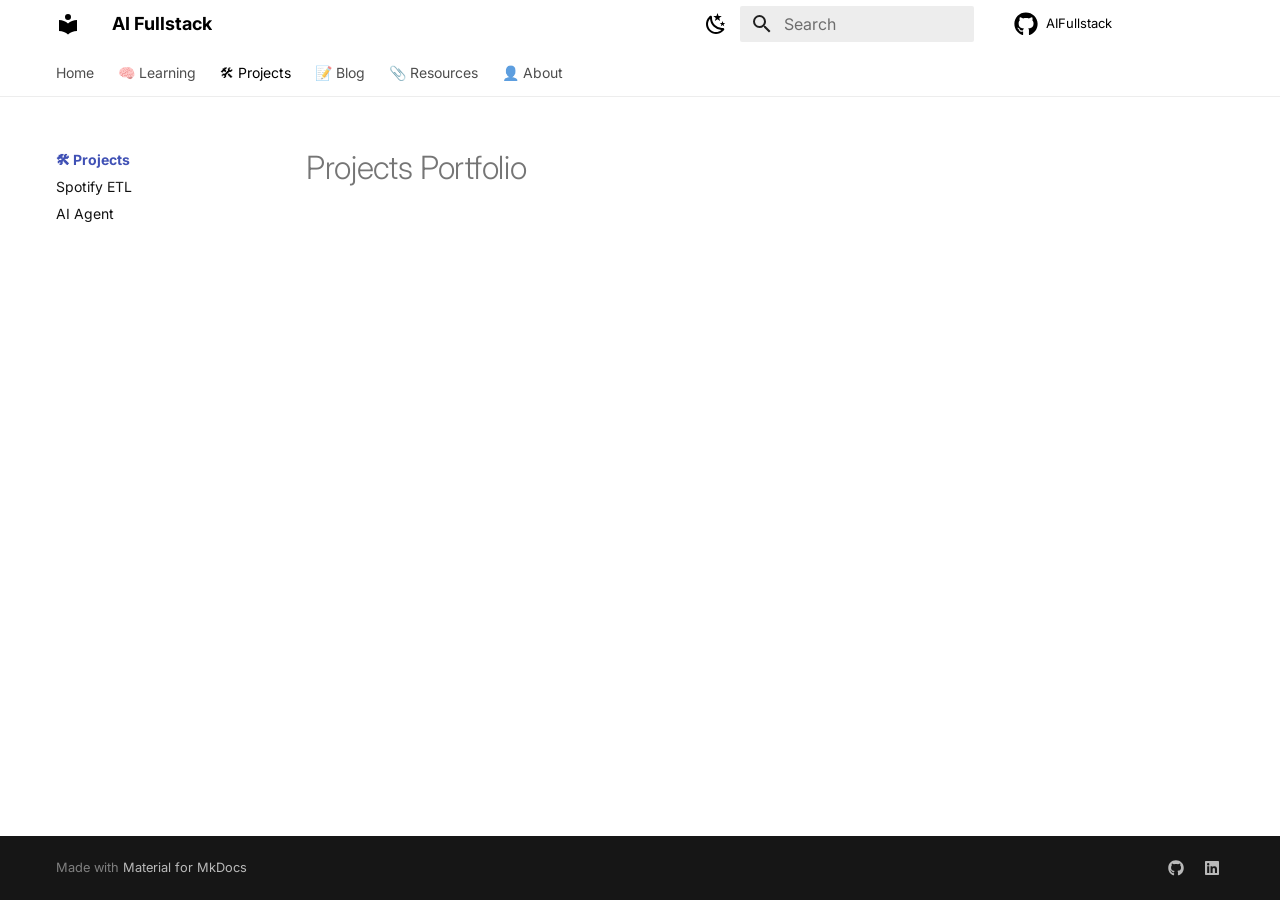
<file: projects/index.html>
<!doctype html>
<html lang="en" class="no-js">
  <head>
    
      <meta charset="utf-8">
      <meta name="viewport" content="width=device-width,initial-scale=1">
      
        <meta name="description" content="Building AI Systems. Learning in Public. Sharing Everything.">
      
      
        <meta name="author" content="Your Name">
      
      
        <link rel="canonical" href="https://YOUR_GITHUB_USERNAME.github.io/AIFullstack/projects/">
      
      
        <link rel="prev" href="../learning/llms/">
      
      
        <link rel="next" href="spotify/">
      
      
        
      
      
      <link rel="icon" href="../assets/images/favicon.png">
      <meta name="generator" content="mkdocs-1.6.1, mkdocs-material-9.7.6">
    
    
      
        <title>Overview - AI Fullstack</title>
      
    
    
      <link rel="stylesheet" href="../assets/stylesheets/main.484c7ddc.min.css">
      
        
        <link rel="stylesheet" href="../assets/stylesheets/palette.ab4e12ef.min.css">
      
      


    
    
      
    
    
      
        
        
        <link rel="preconnect" href="https://fonts.gstatic.com" crossorigin>
        <link rel="stylesheet" href="https://fonts.googleapis.com/css?family=Inter:300,300i,400,400i,700,700i%7CJetBrains+Mono:400,400i,700,700i&display=fallback">
        <style>:root{--md-text-font:"Inter";--md-code-font:"JetBrains Mono"}</style>
      
    
    
      <link rel="stylesheet" href="../assets/extra.css">
    
    <script>__md_scope=new URL("..",location),__md_hash=e=>[...e].reduce(((e,_)=>(e<<5)-e+_.charCodeAt(0)),0),__md_get=(e,_=localStorage,t=__md_scope)=>JSON.parse(_.getItem(t.pathname+"."+e)),__md_set=(e,_,t=localStorage,a=__md_scope)=>{try{t.setItem(a.pathname+"."+e,JSON.stringify(_))}catch(e){}}</script>
    
      

    
    
  </head>
  
  
    
    
      
    
    
    
    
    <body dir="ltr" data-md-color-scheme="default" data-md-color-primary="white" data-md-color-accent="indigo">
  
    
    <input class="md-toggle" data-md-toggle="drawer" type="checkbox" id="__drawer" autocomplete="off">
    <input class="md-toggle" data-md-toggle="search" type="checkbox" id="__search" autocomplete="off">
    <label class="md-overlay" for="__drawer"></label>
    <div data-md-component="skip">
      
        
        <a href="#projects-portfolio" class="md-skip">
          Skip to content
        </a>
      
    </div>
    <div data-md-component="announce">
      
    </div>
    
    
      

<header class="md-header" data-md-component="header">
  <nav class="md-header__inner md-grid" aria-label="Header">
    <a href=".." title="AI Fullstack" class="md-header__button md-logo" aria-label="AI Fullstack" data-md-component="logo">
      
  
  <svg xmlns="http://www.w3.org/2000/svg" viewBox="0 0 24 24"><path d="M12 8a3 3 0 0 0 3-3 3 3 0 0 0-3-3 3 3 0 0 0-3 3 3 3 0 0 0 3 3m0 3.54C9.64 9.35 6.5 8 3 8v11c3.5 0 6.64 1.35 9 3.54 2.36-2.19 5.5-3.54 9-3.54V8c-3.5 0-6.64 1.35-9 3.54"/></svg>

    </a>
    <label class="md-header__button md-icon" for="__drawer">
      
      <svg xmlns="http://www.w3.org/2000/svg" viewBox="0 0 24 24"><path d="M3 6h18v2H3zm0 5h18v2H3zm0 5h18v2H3z"/></svg>
    </label>
    <div class="md-header__title" data-md-component="header-title">
      <div class="md-header__ellipsis">
        <div class="md-header__topic">
          <span class="md-ellipsis">
            AI Fullstack
          </span>
        </div>
        <div class="md-header__topic" data-md-component="header-topic">
          <span class="md-ellipsis">
            
              Overview
            
          </span>
        </div>
      </div>
    </div>
    
      
        <form class="md-header__option" data-md-component="palette">
  
    
    
    
    <input class="md-option" data-md-color-media="(prefers-color-scheme: light)" data-md-color-scheme="default" data-md-color-primary="white" data-md-color-accent="indigo"  aria-label="Switch to Dark Mode"  type="radio" name="__palette" id="__palette_0">
    
      <label class="md-header__button md-icon" title="Switch to Dark Mode" for="__palette_1" hidden>
        <svg xmlns="http://www.w3.org/2000/svg" viewBox="0 0 24 24"><path d="m17.75 4.09-2.53 1.94.91 3.06-2.63-1.81-2.63 1.81.91-3.06-2.53-1.94L12.44 4l1.06-3 1.06 3zm3.5 6.91-1.64 1.25.59 1.98-1.7-1.17-1.7 1.17.59-1.98L15.75 11l2.06-.05L18.5 9l.69 1.95zm-2.28 4.95c.83-.08 1.72 1.1 1.19 1.85-.32.45-.66.87-1.08 1.27C15.17 23 8.84 23 4.94 19.07c-3.91-3.9-3.91-10.24 0-14.14.4-.4.82-.76 1.27-1.08.75-.53 1.93.36 1.85 1.19-.27 2.86.69 5.83 2.89 8.02a9.96 9.96 0 0 0 8.02 2.89m-1.64 2.02a12.08 12.08 0 0 1-7.8-3.47c-2.17-2.19-3.33-5-3.49-7.82-2.81 3.14-2.7 7.96.31 10.98 3.02 3.01 7.84 3.12 10.98.31"/></svg>
      </label>
    
  
    
    
    
    <input class="md-option" data-md-color-media="(prefers-color-scheme: dark)" data-md-color-scheme="slate" data-md-color-primary="black" data-md-color-accent="indigo"  aria-label="Switch to Light Mode"  type="radio" name="__palette" id="__palette_1">
    
      <label class="md-header__button md-icon" title="Switch to Light Mode" for="__palette_0" hidden>
        <svg xmlns="http://www.w3.org/2000/svg" viewBox="0 0 24 24"><path d="M12 7a5 5 0 0 1 5 5 5 5 0 0 1-5 5 5 5 0 0 1-5-5 5 5 0 0 1 5-5m0 2a3 3 0 0 0-3 3 3 3 0 0 0 3 3 3 3 0 0 0 3-3 3 3 0 0 0-3-3m0-7 2.39 3.42C13.65 5.15 12.84 5 12 5s-1.65.15-2.39.42zM3.34 7l4.16-.35A7.2 7.2 0 0 0 5.94 8.5c-.44.74-.69 1.5-.83 2.29zm.02 10 1.76-3.77a7.131 7.131 0 0 0 2.38 4.14zM20.65 7l-1.77 3.79a7.02 7.02 0 0 0-2.38-4.15zm-.01 10-4.14.36c.59-.51 1.12-1.14 1.54-1.86.42-.73.69-1.5.83-2.29zM12 22l-2.41-3.44c.74.27 1.55.44 2.41.44.82 0 1.63-.17 2.37-.44z"/></svg>
      </label>
    
  
</form>
      
    
    
      <script>var palette=__md_get("__palette");if(palette&&palette.color){if("(prefers-color-scheme)"===palette.color.media){var media=matchMedia("(prefers-color-scheme: light)"),input=document.querySelector(media.matches?"[data-md-color-media='(prefers-color-scheme: light)']":"[data-md-color-media='(prefers-color-scheme: dark)']");palette.color.media=input.getAttribute("data-md-color-media"),palette.color.scheme=input.getAttribute("data-md-color-scheme"),palette.color.primary=input.getAttribute("data-md-color-primary"),palette.color.accent=input.getAttribute("data-md-color-accent")}for(var[key,value]of Object.entries(palette.color))document.body.setAttribute("data-md-color-"+key,value)}</script>
    
    
    
      
      
        <label class="md-header__button md-icon" for="__search">
          
          <svg xmlns="http://www.w3.org/2000/svg" viewBox="0 0 24 24"><path d="M9.5 3A6.5 6.5 0 0 1 16 9.5c0 1.61-.59 3.09-1.56 4.23l.27.27h.79l5 5-1.5 1.5-5-5v-.79l-.27-.27A6.52 6.52 0 0 1 9.5 16 6.5 6.5 0 0 1 3 9.5 6.5 6.5 0 0 1 9.5 3m0 2C7 5 5 7 5 9.5S7 14 9.5 14 14 12 14 9.5 12 5 9.5 5"/></svg>
        </label>
        <div class="md-search" data-md-component="search" role="dialog">
  <label class="md-search__overlay" for="__search"></label>
  <div class="md-search__inner" role="search">
    <form class="md-search__form" name="search">
      <input type="text" class="md-search__input" name="query" aria-label="Search" placeholder="Search" autocapitalize="off" autocorrect="off" autocomplete="off" spellcheck="false" data-md-component="search-query" required>
      <label class="md-search__icon md-icon" for="__search">
        
        <svg xmlns="http://www.w3.org/2000/svg" viewBox="0 0 24 24"><path d="M9.5 3A6.5 6.5 0 0 1 16 9.5c0 1.61-.59 3.09-1.56 4.23l.27.27h.79l5 5-1.5 1.5-5-5v-.79l-.27-.27A6.52 6.52 0 0 1 9.5 16 6.5 6.5 0 0 1 3 9.5 6.5 6.5 0 0 1 9.5 3m0 2C7 5 5 7 5 9.5S7 14 9.5 14 14 12 14 9.5 12 5 9.5 5"/></svg>
        
        <svg xmlns="http://www.w3.org/2000/svg" viewBox="0 0 24 24"><path d="M20 11v2H8l5.5 5.5-1.42 1.42L4.16 12l7.92-7.92L13.5 5.5 8 11z"/></svg>
      </label>
      <nav class="md-search__options" aria-label="Search">
        
        <button type="reset" class="md-search__icon md-icon" title="Clear" aria-label="Clear" tabindex="-1">
          
          <svg xmlns="http://www.w3.org/2000/svg" viewBox="0 0 24 24"><path d="M19 6.41 17.59 5 12 10.59 6.41 5 5 6.41 10.59 12 5 17.59 6.41 19 12 13.41 17.59 19 19 17.59 13.41 12z"/></svg>
        </button>
      </nav>
      
        <div class="md-search__suggest" data-md-component="search-suggest"></div>
      
    </form>
    <div class="md-search__output">
      <div class="md-search__scrollwrap" tabindex="0" data-md-scrollfix>
        <div class="md-search-result" data-md-component="search-result">
          <div class="md-search-result__meta">
            Initializing search
          </div>
          <ol class="md-search-result__list" role="presentation"></ol>
        </div>
      </div>
    </div>
  </div>
</div>
      
    
    
      <div class="md-header__source">
        <a href="https://github.com/YOUR_GITHUB_USERNAME/AIFullstack" title="Go to repository" class="md-source" data-md-component="source">
  <div class="md-source__icon md-icon">
    
    <svg xmlns="http://www.w3.org/2000/svg" viewBox="0 0 512 512"><!--! Font Awesome Free 7.1.0 by @fontawesome - https://fontawesome.com License - https://fontawesome.com/license/free (Icons: CC BY 4.0, Fonts: SIL OFL 1.1, Code: MIT License) Copyright 2025 Fonticons, Inc.--><path d="M173.9 397.4c0 2-2.3 3.6-5.2 3.6-3.3.3-5.6-1.3-5.6-3.6 0-2 2.3-3.6 5.2-3.6 3-.3 5.6 1.3 5.6 3.6m-31.1-4.5c-.7 2 1.3 4.3 4.3 4.9 2.6 1 5.6 0 6.2-2s-1.3-4.3-4.3-5.2c-2.6-.7-5.5.3-6.2 2.3m44.2-1.7c-2.9.7-4.9 2.6-4.6 4.9.3 2 2.9 3.3 5.9 2.6 2.9-.7 4.9-2.6 4.6-4.6-.3-1.9-3-3.2-5.9-2.9M252.8 8C114.1 8 8 113.3 8 252c0 110.9 69.8 205.8 169.5 239.2 12.8 2.3 17.3-5.6 17.3-12.1 0-6.2-.3-40.4-.3-61.4 0 0-70 15-84.7-29.8 0 0-11.4-29.1-27.8-36.6 0 0-22.9-15.7 1.6-15.4 0 0 24.9 2 38.6 25.8 21.9 38.6 58.6 27.5 72.9 20.9 2.3-16 8.8-27.1 16-33.7-55.9-6.2-112.3-14.3-112.3-110.5 0-27.5 7.6-41.3 23.6-58.9-2.6-6.5-11.1-33.3 2.6-67.9 20.9-6.5 69 27 69 27 20-5.6 41.5-8.5 62.8-8.5s42.8 2.9 62.8 8.5c0 0 48.1-33.6 69-27 13.7 34.7 5.2 61.4 2.6 67.9 16 17.7 25.8 31.5 25.8 58.9 0 96.5-58.9 104.2-114.8 110.5 9.2 7.9 17 22.9 17 46.4 0 33.7-.3 75.4-.3 83.6 0 6.5 4.6 14.4 17.3 12.1C436.2 457.8 504 362.9 504 252 504 113.3 391.5 8 252.8 8M105.2 352.9c-1.3 1-1 3.3.7 5.2 1.6 1.6 3.9 2.3 5.2 1 1.3-1 1-3.3-.7-5.2-1.6-1.6-3.9-2.3-5.2-1m-10.8-8.1c-.7 1.3.3 2.9 2.3 3.9 1.6 1 3.6.7 4.3-.7.7-1.3-.3-2.9-2.3-3.9-2-.6-3.6-.3-4.3.7m32.4 35.6c-1.6 1.3-1 4.3 1.3 6.2 2.3 2.3 5.2 2.6 6.5 1 1.3-1.3.7-4.3-1.3-6.2-2.2-2.3-5.2-2.6-6.5-1m-11.4-14.7c-1.6 1-1.6 3.6 0 5.9s4.3 3.3 5.6 2.3c1.6-1.3 1.6-3.9 0-6.2-1.4-2.3-4-3.3-5.6-2"/></svg>
  </div>
  <div class="md-source__repository">
    AIFullstack
  </div>
</a>
      </div>
    
  </nav>
  
</header>
    
    <div class="md-container" data-md-component="container">
      
      
        
          
            
<nav class="md-tabs" aria-label="Tabs" data-md-component="tabs">
  <div class="md-grid">
    <ul class="md-tabs__list">
      
        
  
  
  
  
    <li class="md-tabs__item">
      <a href=".." class="md-tabs__link">
        
  
  
    
  
  Home

      </a>
    </li>
  

      
        
  
  
  
  
    
    
      <li class="md-tabs__item">
        <a href="../learning/" class="md-tabs__link">
          
  
  
    
  
  🧠 Learning

        </a>
      </li>
    
  

      
        
  
  
  
    
  
  
    
    
      <li class="md-tabs__item md-tabs__item--active">
        <a href="./" class="md-tabs__link">
          
  
  
    
  
  🛠 Projects

        </a>
      </li>
    
  

      
        
  
  
  
  
    <li class="md-tabs__item">
      <a href="../blog/" class="md-tabs__link">
        
  
  
    
  
  📝 Blog

      </a>
    </li>
  

      
        
  
  
  
  
    <li class="md-tabs__item">
      <a href="../resources/" class="md-tabs__link">
        
  
  
    
  
  📎 Resources

      </a>
    </li>
  

      
        
  
  
  
  
    <li class="md-tabs__item">
      <a href="../about/" class="md-tabs__link">
        
  
  
    
  
  👤 About

      </a>
    </li>
  

      
    </ul>
  </div>
</nav>
          
        
      
      <main class="md-main" data-md-component="main">
        <div class="md-main__inner md-grid">
          
            
              
              <div class="md-sidebar md-sidebar--primary" data-md-component="sidebar" data-md-type="navigation" >
                <div class="md-sidebar__scrollwrap">
                  <div class="md-sidebar__inner">
                    


  


<nav class="md-nav md-nav--primary md-nav--lifted" aria-label="Navigation" data-md-level="0">
  <label class="md-nav__title" for="__drawer">
    <a href=".." title="AI Fullstack" class="md-nav__button md-logo" aria-label="AI Fullstack" data-md-component="logo">
      
  
  <svg xmlns="http://www.w3.org/2000/svg" viewBox="0 0 24 24"><path d="M12 8a3 3 0 0 0 3-3 3 3 0 0 0-3-3 3 3 0 0 0-3 3 3 3 0 0 0 3 3m0 3.54C9.64 9.35 6.5 8 3 8v11c3.5 0 6.64 1.35 9 3.54 2.36-2.19 5.5-3.54 9-3.54V8c-3.5 0-6.64 1.35-9 3.54"/></svg>

    </a>
    AI Fullstack
  </label>
  
    <div class="md-nav__source">
      <a href="https://github.com/YOUR_GITHUB_USERNAME/AIFullstack" title="Go to repository" class="md-source" data-md-component="source">
  <div class="md-source__icon md-icon">
    
    <svg xmlns="http://www.w3.org/2000/svg" viewBox="0 0 512 512"><!--! Font Awesome Free 7.1.0 by @fontawesome - https://fontawesome.com License - https://fontawesome.com/license/free (Icons: CC BY 4.0, Fonts: SIL OFL 1.1, Code: MIT License) Copyright 2025 Fonticons, Inc.--><path d="M173.9 397.4c0 2-2.3 3.6-5.2 3.6-3.3.3-5.6-1.3-5.6-3.6 0-2 2.3-3.6 5.2-3.6 3-.3 5.6 1.3 5.6 3.6m-31.1-4.5c-.7 2 1.3 4.3 4.3 4.9 2.6 1 5.6 0 6.2-2s-1.3-4.3-4.3-5.2c-2.6-.7-5.5.3-6.2 2.3m44.2-1.7c-2.9.7-4.9 2.6-4.6 4.9.3 2 2.9 3.3 5.9 2.6 2.9-.7 4.9-2.6 4.6-4.6-.3-1.9-3-3.2-5.9-2.9M252.8 8C114.1 8 8 113.3 8 252c0 110.9 69.8 205.8 169.5 239.2 12.8 2.3 17.3-5.6 17.3-12.1 0-6.2-.3-40.4-.3-61.4 0 0-70 15-84.7-29.8 0 0-11.4-29.1-27.8-36.6 0 0-22.9-15.7 1.6-15.4 0 0 24.9 2 38.6 25.8 21.9 38.6 58.6 27.5 72.9 20.9 2.3-16 8.8-27.1 16-33.7-55.9-6.2-112.3-14.3-112.3-110.5 0-27.5 7.6-41.3 23.6-58.9-2.6-6.5-11.1-33.3 2.6-67.9 20.9-6.5 69 27 69 27 20-5.6 41.5-8.5 62.8-8.5s42.8 2.9 62.8 8.5c0 0 48.1-33.6 69-27 13.7 34.7 5.2 61.4 2.6 67.9 16 17.7 25.8 31.5 25.8 58.9 0 96.5-58.9 104.2-114.8 110.5 9.2 7.9 17 22.9 17 46.4 0 33.7-.3 75.4-.3 83.6 0 6.5 4.6 14.4 17.3 12.1C436.2 457.8 504 362.9 504 252 504 113.3 391.5 8 252.8 8M105.2 352.9c-1.3 1-1 3.3.7 5.2 1.6 1.6 3.9 2.3 5.2 1 1.3-1 1-3.3-.7-5.2-1.6-1.6-3.9-2.3-5.2-1m-10.8-8.1c-.7 1.3.3 2.9 2.3 3.9 1.6 1 3.6.7 4.3-.7.7-1.3-.3-2.9-2.3-3.9-2-.6-3.6-.3-4.3.7m32.4 35.6c-1.6 1.3-1 4.3 1.3 6.2 2.3 2.3 5.2 2.6 6.5 1 1.3-1.3.7-4.3-1.3-6.2-2.2-2.3-5.2-2.6-6.5-1m-11.4-14.7c-1.6 1-1.6 3.6 0 5.9s4.3 3.3 5.6 2.3c1.6-1.3 1.6-3.9 0-6.2-1.4-2.3-4-3.3-5.6-2"/></svg>
  </div>
  <div class="md-source__repository">
    AIFullstack
  </div>
</a>
    </div>
  
  <ul class="md-nav__list" data-md-scrollfix>
    
      
      
  
  
  
  
    <li class="md-nav__item">
      <a href=".." class="md-nav__link">
        
  
  
  <span class="md-ellipsis">
    
  
    Home
  

    
  </span>
  
  

      </a>
    </li>
  

    
      
      
  
  
  
  
    
    
      
        
          
        
      
        
      
        
      
        
      
        
      
        
      
    
    
    
      
      
        
      
    
    
    <li class="md-nav__item md-nav__item--nested">
      
        
        
          
        
        <input class="md-nav__toggle md-toggle md-toggle--indeterminate" type="checkbox" id="__nav_2" >
        
          
          <div class="md-nav__link md-nav__container">
            <a href="../learning/" class="md-nav__link ">
              
  
  
  <span class="md-ellipsis">
    
  
    🧠 Learning
  

    
  </span>
  
  

            </a>
            
              
              <label class="md-nav__link " for="__nav_2" id="__nav_2_label" tabindex="0">
                <span class="md-nav__icon md-icon"></span>
              </label>
            
          </div>
        
        <nav class="md-nav" data-md-level="1" aria-labelledby="__nav_2_label" aria-expanded="false">
          <label class="md-nav__title" for="__nav_2">
            <span class="md-nav__icon md-icon"></span>
            
  
    🧠 Learning
  

          </label>
          <ul class="md-nav__list" data-md-scrollfix>
            
              
            
              
                
  
  
  
  
    <li class="md-nav__item">
      <a href="../learning/python/" class="md-nav__link">
        
  
  
  <span class="md-ellipsis">
    
  
    Python
  

    
  </span>
  
  

      </a>
    </li>
  

              
            
              
                
  
  
  
  
    <li class="md-nav__item">
      <a href="../learning/sql/" class="md-nav__link">
        
  
  
  <span class="md-ellipsis">
    
  
    SQL
  

    
  </span>
  
  

      </a>
    </li>
  

              
            
              
                
  
  
  
  
    <li class="md-nav__item">
      <a href="../learning/spark/" class="md-nav__link">
        
  
  
  <span class="md-ellipsis">
    
  
    Spark
  

    
  </span>
  
  

      </a>
    </li>
  

              
            
              
                
  
  
  
  
    <li class="md-nav__item">
      <a href="../learning/snowflake/" class="md-nav__link">
        
  
  
  <span class="md-ellipsis">
    
  
    Snowflake
  

    
  </span>
  
  

      </a>
    </li>
  

              
            
              
                
  
  
  
  
    <li class="md-nav__item">
      <a href="../learning/llms/" class="md-nav__link">
        
  
  
  <span class="md-ellipsis">
    
  
    LLMs
  

    
  </span>
  
  

      </a>
    </li>
  

              
            
          </ul>
        </nav>
      
    </li>
  

    
      
      
  
  
    
  
  
  
    
    
      
        
          
        
      
        
      
        
      
    
    
    
      
        
        
      
      
        
      
    
    
    <li class="md-nav__item md-nav__item--active md-nav__item--section md-nav__item--nested">
      
        
        
        <input class="md-nav__toggle md-toggle " type="checkbox" id="__nav_3" checked>
        
          
          <div class="md-nav__link md-nav__container">
            <a href="./" class="md-nav__link md-nav__link--active">
              
  
  
  <span class="md-ellipsis">
    
  
    🛠 Projects
  

    
  </span>
  
  

            </a>
            
              
              <label class="md-nav__link md-nav__link--active" for="__nav_3" id="__nav_3_label" tabindex="">
                <span class="md-nav__icon md-icon"></span>
              </label>
            
          </div>
        
        <nav class="md-nav" data-md-level="1" aria-labelledby="__nav_3_label" aria-expanded="true">
          <label class="md-nav__title" for="__nav_3">
            <span class="md-nav__icon md-icon"></span>
            
  
    🛠 Projects
  

          </label>
          <ul class="md-nav__list" data-md-scrollfix>
            
              
            
              
                
  
  
  
  
    <li class="md-nav__item">
      <a href="spotify/" class="md-nav__link">
        
  
  
  <span class="md-ellipsis">
    
  
    Spotify ETL
  

    
  </span>
  
  

      </a>
    </li>
  

              
            
              
                
  
  
  
  
    <li class="md-nav__item">
      <a href="ai-agent/" class="md-nav__link">
        
  
  
  <span class="md-ellipsis">
    
  
    AI Agent
  

    
  </span>
  
  

      </a>
    </li>
  

              
            
          </ul>
        </nav>
      
    </li>
  

    
      
      
  
  
  
  
    <li class="md-nav__item">
      <a href="../blog/" class="md-nav__link">
        
  
  
  <span class="md-ellipsis">
    
  
    📝 Blog
  

    
  </span>
  
  

      </a>
    </li>
  

    
      
      
  
  
  
  
    <li class="md-nav__item">
      <a href="../resources/" class="md-nav__link">
        
  
  
  <span class="md-ellipsis">
    
  
    📎 Resources
  

    
  </span>
  
  

      </a>
    </li>
  

    
      
      
  
  
  
  
    <li class="md-nav__item">
      <a href="../about/" class="md-nav__link">
        
  
  
  <span class="md-ellipsis">
    
  
    👤 About
  

    
  </span>
  
  

      </a>
    </li>
  

    
  </ul>
</nav>
                  </div>
                </div>
              </div>
            
            
              
              <div class="md-sidebar md-sidebar--secondary" data-md-component="sidebar" data-md-type="toc" >
                <div class="md-sidebar__scrollwrap">
                  <div class="md-sidebar__inner">
                    

<nav class="md-nav md-nav--secondary" aria-label="Table of contents">
  
  
  
    
  
  
</nav>
                  </div>
                </div>
              </div>
            
          
          
            <div class="md-content" data-md-component="content">
              
              <article class="md-content__inner md-typeset">
                
                  


  
  


<h1 id="projects-portfolio">Projects Portfolio<a class="headerlink" href="#projects-portfolio" title="Permanent link">&para;</a></h1>












                
              </article>
            </div>
          
          
  <script>var tabs=__md_get("__tabs");if(Array.isArray(tabs))e:for(var set of document.querySelectorAll(".tabbed-set")){var labels=set.querySelector(".tabbed-labels");for(var tab of tabs)for(var label of labels.getElementsByTagName("label"))if(label.innerText.trim()===tab){var input=document.getElementById(label.htmlFor);input.checked=!0;continue e}}</script>

<script>var target=document.getElementById(location.hash.slice(1));target&&target.name&&(target.checked=target.name.startsWith("__tabbed_"))</script>
        </div>
        
          <button type="button" class="md-top md-icon" data-md-component="top" hidden>
  
  <svg xmlns="http://www.w3.org/2000/svg" viewBox="0 0 24 24"><path d="M13 20h-2V8l-5.5 5.5-1.42-1.42L12 4.16l7.92 7.92-1.42 1.42L13 8z"/></svg>
  Back to top
</button>
        
      </main>
      
        <footer class="md-footer">
  
  <div class="md-footer-meta md-typeset">
    <div class="md-footer-meta__inner md-grid">
      <div class="md-copyright">
  
  
    Made with
    <a href="https://squidfunk.github.io/mkdocs-material/" target="_blank" rel="noopener">
      Material for MkDocs
    </a>
  
</div>
      
        
<div class="md-social">
  
    
    
    
    
    <a href="https://github.com/YOUR_GITHUB_USERNAME" target="_blank" rel="noopener" title="GitHub" class="md-social__link">
      <svg xmlns="http://www.w3.org/2000/svg" viewBox="0 0 512 512"><!--! Font Awesome Free 7.1.0 by @fontawesome - https://fontawesome.com License - https://fontawesome.com/license/free (Icons: CC BY 4.0, Fonts: SIL OFL 1.1, Code: MIT License) Copyright 2025 Fonticons, Inc.--><path d="M173.9 397.4c0 2-2.3 3.6-5.2 3.6-3.3.3-5.6-1.3-5.6-3.6 0-2 2.3-3.6 5.2-3.6 3-.3 5.6 1.3 5.6 3.6m-31.1-4.5c-.7 2 1.3 4.3 4.3 4.9 2.6 1 5.6 0 6.2-2s-1.3-4.3-4.3-5.2c-2.6-.7-5.5.3-6.2 2.3m44.2-1.7c-2.9.7-4.9 2.6-4.6 4.9.3 2 2.9 3.3 5.9 2.6 2.9-.7 4.9-2.6 4.6-4.6-.3-1.9-3-3.2-5.9-2.9M252.8 8C114.1 8 8 113.3 8 252c0 110.9 69.8 205.8 169.5 239.2 12.8 2.3 17.3-5.6 17.3-12.1 0-6.2-.3-40.4-.3-61.4 0 0-70 15-84.7-29.8 0 0-11.4-29.1-27.8-36.6 0 0-22.9-15.7 1.6-15.4 0 0 24.9 2 38.6 25.8 21.9 38.6 58.6 27.5 72.9 20.9 2.3-16 8.8-27.1 16-33.7-55.9-6.2-112.3-14.3-112.3-110.5 0-27.5 7.6-41.3 23.6-58.9-2.6-6.5-11.1-33.3 2.6-67.9 20.9-6.5 69 27 69 27 20-5.6 41.5-8.5 62.8-8.5s42.8 2.9 62.8 8.5c0 0 48.1-33.6 69-27 13.7 34.7 5.2 61.4 2.6 67.9 16 17.7 25.8 31.5 25.8 58.9 0 96.5-58.9 104.2-114.8 110.5 9.2 7.9 17 22.9 17 46.4 0 33.7-.3 75.4-.3 83.6 0 6.5 4.6 14.4 17.3 12.1C436.2 457.8 504 362.9 504 252 504 113.3 391.5 8 252.8 8M105.2 352.9c-1.3 1-1 3.3.7 5.2 1.6 1.6 3.9 2.3 5.2 1 1.3-1 1-3.3-.7-5.2-1.6-1.6-3.9-2.3-5.2-1m-10.8-8.1c-.7 1.3.3 2.9 2.3 3.9 1.6 1 3.6.7 4.3-.7.7-1.3-.3-2.9-2.3-3.9-2-.6-3.6-.3-4.3.7m32.4 35.6c-1.6 1.3-1 4.3 1.3 6.2 2.3 2.3 5.2 2.6 6.5 1 1.3-1.3.7-4.3-1.3-6.2-2.2-2.3-5.2-2.6-6.5-1m-11.4-14.7c-1.6 1-1.6 3.6 0 5.9s4.3 3.3 5.6 2.3c1.6-1.3 1.6-3.9 0-6.2-1.4-2.3-4-3.3-5.6-2"/></svg>
    </a>
  
    
    
    
    
    <a href="https://linkedin.com/in/YOUR_LINKEDIN_USERNAME" target="_blank" rel="noopener" title="LinkedIn" class="md-social__link">
      <svg xmlns="http://www.w3.org/2000/svg" viewBox="0 0 448 512"><!--! Font Awesome Free 7.1.0 by @fontawesome - https://fontawesome.com License - https://fontawesome.com/license/free (Icons: CC BY 4.0, Fonts: SIL OFL 1.1, Code: MIT License) Copyright 2025 Fonticons, Inc.--><path d="M416 32H31.9C14.3 32 0 46.5 0 64.3v383.4C0 465.5 14.3 480 31.9 480H416c17.6 0 32-14.5 32-32.3V64.3c0-17.8-14.4-32.3-32-32.3M135.4 416H69V202.2h66.5V416zM102.2 96a38.5 38.5 0 1 1 0 77 38.5 38.5 0 1 1 0-77m282.1 320h-66.4V312c0-24.8-.5-56.7-34.5-56.7-34.6 0-39.9 27-39.9 54.9V416h-66.4V202.2h63.7v29.2h.9c8.9-16.8 30.6-34.5 62.9-34.5 67.2 0 79.7 44.3 79.7 101.9z"/></svg>
    </a>
  
</div>
      
    </div>
  </div>
</footer>
      
    </div>
    <div class="md-dialog" data-md-component="dialog">
      <div class="md-dialog__inner md-typeset"></div>
    </div>
    
    
    
      
      
      <script id="__config" type="application/json">{"annotate": null, "base": "..", "features": ["navigation.instant", "navigation.tracking", "navigation.tabs", "navigation.sections", "navigation.expand", "navigation.top", "navigation.indexes", "search.highlight", "search.suggest", "content.code.copy", "content.code.annotate", "content.tabs.link"], "search": "../assets/javascripts/workers/search.2c215733.min.js", "tags": null, "translations": {"clipboard.copied": "Copied to clipboard", "clipboard.copy": "Copy to clipboard", "search.result.more.one": "1 more on this page", "search.result.more.other": "# more on this page", "search.result.none": "No matching documents", "search.result.one": "1 matching document", "search.result.other": "# matching documents", "search.result.placeholder": "Type to start searching", "search.result.term.missing": "Missing", "select.version": "Select version"}, "version": null}</script>
    
    
      <script src="../assets/javascripts/bundle.79ae519e.min.js"></script>
      
    
  </body>
</html>
</file>
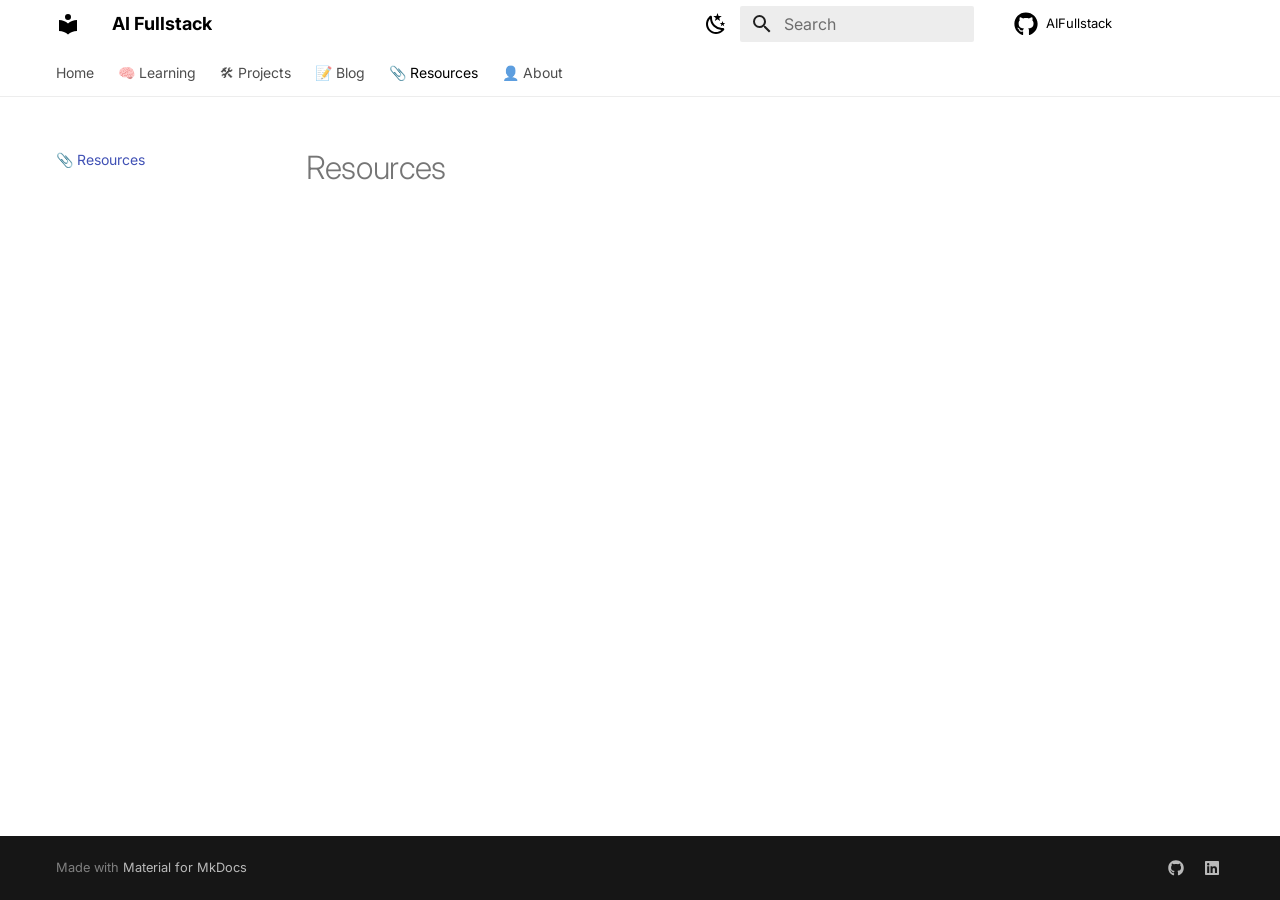
<file: resources/index.html>
<!doctype html>
<html lang="en" class="no-js">
  <head>
    
      <meta charset="utf-8">
      <meta name="viewport" content="width=device-width,initial-scale=1">
      
        <meta name="description" content="Building AI Systems. Learning in Public. Sharing Everything.">
      
      
        <meta name="author" content="Your Name">
      
      
        <link rel="canonical" href="https://YOUR_GITHUB_USERNAME.github.io/AIFullstack/resources/">
      
      
        <link rel="prev" href="../blog/">
      
      
        <link rel="next" href="../about/">
      
      
        
      
      
      <link rel="icon" href="../assets/images/favicon.png">
      <meta name="generator" content="mkdocs-1.6.1, mkdocs-material-9.7.6">
    
    
      
        <title>📎 Resources - AI Fullstack</title>
      
    
    
      <link rel="stylesheet" href="../assets/stylesheets/main.484c7ddc.min.css">
      
        
        <link rel="stylesheet" href="../assets/stylesheets/palette.ab4e12ef.min.css">
      
      


    
    
      
    
    
      
        
        
        <link rel="preconnect" href="https://fonts.gstatic.com" crossorigin>
        <link rel="stylesheet" href="https://fonts.googleapis.com/css?family=Inter:300,300i,400,400i,700,700i%7CJetBrains+Mono:400,400i,700,700i&display=fallback">
        <style>:root{--md-text-font:"Inter";--md-code-font:"JetBrains Mono"}</style>
      
    
    
      <link rel="stylesheet" href="../assets/extra.css">
    
    <script>__md_scope=new URL("..",location),__md_hash=e=>[...e].reduce(((e,_)=>(e<<5)-e+_.charCodeAt(0)),0),__md_get=(e,_=localStorage,t=__md_scope)=>JSON.parse(_.getItem(t.pathname+"."+e)),__md_set=(e,_,t=localStorage,a=__md_scope)=>{try{t.setItem(a.pathname+"."+e,JSON.stringify(_))}catch(e){}}</script>
    
      

    
    
  </head>
  
  
    
    
      
    
    
    
    
    <body dir="ltr" data-md-color-scheme="default" data-md-color-primary="white" data-md-color-accent="indigo">
  
    
    <input class="md-toggle" data-md-toggle="drawer" type="checkbox" id="__drawer" autocomplete="off">
    <input class="md-toggle" data-md-toggle="search" type="checkbox" id="__search" autocomplete="off">
    <label class="md-overlay" for="__drawer"></label>
    <div data-md-component="skip">
      
        
        <a href="#resources" class="md-skip">
          Skip to content
        </a>
      
    </div>
    <div data-md-component="announce">
      
    </div>
    
    
      

<header class="md-header" data-md-component="header">
  <nav class="md-header__inner md-grid" aria-label="Header">
    <a href=".." title="AI Fullstack" class="md-header__button md-logo" aria-label="AI Fullstack" data-md-component="logo">
      
  
  <svg xmlns="http://www.w3.org/2000/svg" viewBox="0 0 24 24"><path d="M12 8a3 3 0 0 0 3-3 3 3 0 0 0-3-3 3 3 0 0 0-3 3 3 3 0 0 0 3 3m0 3.54C9.64 9.35 6.5 8 3 8v11c3.5 0 6.64 1.35 9 3.54 2.36-2.19 5.5-3.54 9-3.54V8c-3.5 0-6.64 1.35-9 3.54"/></svg>

    </a>
    <label class="md-header__button md-icon" for="__drawer">
      
      <svg xmlns="http://www.w3.org/2000/svg" viewBox="0 0 24 24"><path d="M3 6h18v2H3zm0 5h18v2H3zm0 5h18v2H3z"/></svg>
    </label>
    <div class="md-header__title" data-md-component="header-title">
      <div class="md-header__ellipsis">
        <div class="md-header__topic">
          <span class="md-ellipsis">
            AI Fullstack
          </span>
        </div>
        <div class="md-header__topic" data-md-component="header-topic">
          <span class="md-ellipsis">
            
              📎 Resources
            
          </span>
        </div>
      </div>
    </div>
    
      
        <form class="md-header__option" data-md-component="palette">
  
    
    
    
    <input class="md-option" data-md-color-media="(prefers-color-scheme: light)" data-md-color-scheme="default" data-md-color-primary="white" data-md-color-accent="indigo"  aria-label="Switch to Dark Mode"  type="radio" name="__palette" id="__palette_0">
    
      <label class="md-header__button md-icon" title="Switch to Dark Mode" for="__palette_1" hidden>
        <svg xmlns="http://www.w3.org/2000/svg" viewBox="0 0 24 24"><path d="m17.75 4.09-2.53 1.94.91 3.06-2.63-1.81-2.63 1.81.91-3.06-2.53-1.94L12.44 4l1.06-3 1.06 3zm3.5 6.91-1.64 1.25.59 1.98-1.7-1.17-1.7 1.17.59-1.98L15.75 11l2.06-.05L18.5 9l.69 1.95zm-2.28 4.95c.83-.08 1.72 1.1 1.19 1.85-.32.45-.66.87-1.08 1.27C15.17 23 8.84 23 4.94 19.07c-3.91-3.9-3.91-10.24 0-14.14.4-.4.82-.76 1.27-1.08.75-.53 1.93.36 1.85 1.19-.27 2.86.69 5.83 2.89 8.02a9.96 9.96 0 0 0 8.02 2.89m-1.64 2.02a12.08 12.08 0 0 1-7.8-3.47c-2.17-2.19-3.33-5-3.49-7.82-2.81 3.14-2.7 7.96.31 10.98 3.02 3.01 7.84 3.12 10.98.31"/></svg>
      </label>
    
  
    
    
    
    <input class="md-option" data-md-color-media="(prefers-color-scheme: dark)" data-md-color-scheme="slate" data-md-color-primary="black" data-md-color-accent="indigo"  aria-label="Switch to Light Mode"  type="radio" name="__palette" id="__palette_1">
    
      <label class="md-header__button md-icon" title="Switch to Light Mode" for="__palette_0" hidden>
        <svg xmlns="http://www.w3.org/2000/svg" viewBox="0 0 24 24"><path d="M12 7a5 5 0 0 1 5 5 5 5 0 0 1-5 5 5 5 0 0 1-5-5 5 5 0 0 1 5-5m0 2a3 3 0 0 0-3 3 3 3 0 0 0 3 3 3 3 0 0 0 3-3 3 3 0 0 0-3-3m0-7 2.39 3.42C13.65 5.15 12.84 5 12 5s-1.65.15-2.39.42zM3.34 7l4.16-.35A7.2 7.2 0 0 0 5.94 8.5c-.44.74-.69 1.5-.83 2.29zm.02 10 1.76-3.77a7.131 7.131 0 0 0 2.38 4.14zM20.65 7l-1.77 3.79a7.02 7.02 0 0 0-2.38-4.15zm-.01 10-4.14.36c.59-.51 1.12-1.14 1.54-1.86.42-.73.69-1.5.83-2.29zM12 22l-2.41-3.44c.74.27 1.55.44 2.41.44.82 0 1.63-.17 2.37-.44z"/></svg>
      </label>
    
  
</form>
      
    
    
      <script>var palette=__md_get("__palette");if(palette&&palette.color){if("(prefers-color-scheme)"===palette.color.media){var media=matchMedia("(prefers-color-scheme: light)"),input=document.querySelector(media.matches?"[data-md-color-media='(prefers-color-scheme: light)']":"[data-md-color-media='(prefers-color-scheme: dark)']");palette.color.media=input.getAttribute("data-md-color-media"),palette.color.scheme=input.getAttribute("data-md-color-scheme"),palette.color.primary=input.getAttribute("data-md-color-primary"),palette.color.accent=input.getAttribute("data-md-color-accent")}for(var[key,value]of Object.entries(palette.color))document.body.setAttribute("data-md-color-"+key,value)}</script>
    
    
    
      
      
        <label class="md-header__button md-icon" for="__search">
          
          <svg xmlns="http://www.w3.org/2000/svg" viewBox="0 0 24 24"><path d="M9.5 3A6.5 6.5 0 0 1 16 9.5c0 1.61-.59 3.09-1.56 4.23l.27.27h.79l5 5-1.5 1.5-5-5v-.79l-.27-.27A6.52 6.52 0 0 1 9.5 16 6.5 6.5 0 0 1 3 9.5 6.5 6.5 0 0 1 9.5 3m0 2C7 5 5 7 5 9.5S7 14 9.5 14 14 12 14 9.5 12 5 9.5 5"/></svg>
        </label>
        <div class="md-search" data-md-component="search" role="dialog">
  <label class="md-search__overlay" for="__search"></label>
  <div class="md-search__inner" role="search">
    <form class="md-search__form" name="search">
      <input type="text" class="md-search__input" name="query" aria-label="Search" placeholder="Search" autocapitalize="off" autocorrect="off" autocomplete="off" spellcheck="false" data-md-component="search-query" required>
      <label class="md-search__icon md-icon" for="__search">
        
        <svg xmlns="http://www.w3.org/2000/svg" viewBox="0 0 24 24"><path d="M9.5 3A6.5 6.5 0 0 1 16 9.5c0 1.61-.59 3.09-1.56 4.23l.27.27h.79l5 5-1.5 1.5-5-5v-.79l-.27-.27A6.52 6.52 0 0 1 9.5 16 6.5 6.5 0 0 1 3 9.5 6.5 6.5 0 0 1 9.5 3m0 2C7 5 5 7 5 9.5S7 14 9.5 14 14 12 14 9.5 12 5 9.5 5"/></svg>
        
        <svg xmlns="http://www.w3.org/2000/svg" viewBox="0 0 24 24"><path d="M20 11v2H8l5.5 5.5-1.42 1.42L4.16 12l7.92-7.92L13.5 5.5 8 11z"/></svg>
      </label>
      <nav class="md-search__options" aria-label="Search">
        
        <button type="reset" class="md-search__icon md-icon" title="Clear" aria-label="Clear" tabindex="-1">
          
          <svg xmlns="http://www.w3.org/2000/svg" viewBox="0 0 24 24"><path d="M19 6.41 17.59 5 12 10.59 6.41 5 5 6.41 10.59 12 5 17.59 6.41 19 12 13.41 17.59 19 19 17.59 13.41 12z"/></svg>
        </button>
      </nav>
      
        <div class="md-search__suggest" data-md-component="search-suggest"></div>
      
    </form>
    <div class="md-search__output">
      <div class="md-search__scrollwrap" tabindex="0" data-md-scrollfix>
        <div class="md-search-result" data-md-component="search-result">
          <div class="md-search-result__meta">
            Initializing search
          </div>
          <ol class="md-search-result__list" role="presentation"></ol>
        </div>
      </div>
    </div>
  </div>
</div>
      
    
    
      <div class="md-header__source">
        <a href="https://github.com/YOUR_GITHUB_USERNAME/AIFullstack" title="Go to repository" class="md-source" data-md-component="source">
  <div class="md-source__icon md-icon">
    
    <svg xmlns="http://www.w3.org/2000/svg" viewBox="0 0 512 512"><!--! Font Awesome Free 7.1.0 by @fontawesome - https://fontawesome.com License - https://fontawesome.com/license/free (Icons: CC BY 4.0, Fonts: SIL OFL 1.1, Code: MIT License) Copyright 2025 Fonticons, Inc.--><path d="M173.9 397.4c0 2-2.3 3.6-5.2 3.6-3.3.3-5.6-1.3-5.6-3.6 0-2 2.3-3.6 5.2-3.6 3-.3 5.6 1.3 5.6 3.6m-31.1-4.5c-.7 2 1.3 4.3 4.3 4.9 2.6 1 5.6 0 6.2-2s-1.3-4.3-4.3-5.2c-2.6-.7-5.5.3-6.2 2.3m44.2-1.7c-2.9.7-4.9 2.6-4.6 4.9.3 2 2.9 3.3 5.9 2.6 2.9-.7 4.9-2.6 4.6-4.6-.3-1.9-3-3.2-5.9-2.9M252.8 8C114.1 8 8 113.3 8 252c0 110.9 69.8 205.8 169.5 239.2 12.8 2.3 17.3-5.6 17.3-12.1 0-6.2-.3-40.4-.3-61.4 0 0-70 15-84.7-29.8 0 0-11.4-29.1-27.8-36.6 0 0-22.9-15.7 1.6-15.4 0 0 24.9 2 38.6 25.8 21.9 38.6 58.6 27.5 72.9 20.9 2.3-16 8.8-27.1 16-33.7-55.9-6.2-112.3-14.3-112.3-110.5 0-27.5 7.6-41.3 23.6-58.9-2.6-6.5-11.1-33.3 2.6-67.9 20.9-6.5 69 27 69 27 20-5.6 41.5-8.5 62.8-8.5s42.8 2.9 62.8 8.5c0 0 48.1-33.6 69-27 13.7 34.7 5.2 61.4 2.6 67.9 16 17.7 25.8 31.5 25.8 58.9 0 96.5-58.9 104.2-114.8 110.5 9.2 7.9 17 22.9 17 46.4 0 33.7-.3 75.4-.3 83.6 0 6.5 4.6 14.4 17.3 12.1C436.2 457.8 504 362.9 504 252 504 113.3 391.5 8 252.8 8M105.2 352.9c-1.3 1-1 3.3.7 5.2 1.6 1.6 3.9 2.3 5.2 1 1.3-1 1-3.3-.7-5.2-1.6-1.6-3.9-2.3-5.2-1m-10.8-8.1c-.7 1.3.3 2.9 2.3 3.9 1.6 1 3.6.7 4.3-.7.7-1.3-.3-2.9-2.3-3.9-2-.6-3.6-.3-4.3.7m32.4 35.6c-1.6 1.3-1 4.3 1.3 6.2 2.3 2.3 5.2 2.6 6.5 1 1.3-1.3.7-4.3-1.3-6.2-2.2-2.3-5.2-2.6-6.5-1m-11.4-14.7c-1.6 1-1.6 3.6 0 5.9s4.3 3.3 5.6 2.3c1.6-1.3 1.6-3.9 0-6.2-1.4-2.3-4-3.3-5.6-2"/></svg>
  </div>
  <div class="md-source__repository">
    AIFullstack
  </div>
</a>
      </div>
    
  </nav>
  
</header>
    
    <div class="md-container" data-md-component="container">
      
      
        
          
            
<nav class="md-tabs" aria-label="Tabs" data-md-component="tabs">
  <div class="md-grid">
    <ul class="md-tabs__list">
      
        
  
  
  
  
    <li class="md-tabs__item">
      <a href=".." class="md-tabs__link">
        
  
  
    
  
  Home

      </a>
    </li>
  

      
        
  
  
  
  
    
    
      <li class="md-tabs__item">
        <a href="../learning/" class="md-tabs__link">
          
  
  
    
  
  🧠 Learning

        </a>
      </li>
    
  

      
        
  
  
  
  
    
    
      <li class="md-tabs__item">
        <a href="../projects/" class="md-tabs__link">
          
  
  
    
  
  🛠 Projects

        </a>
      </li>
    
  

      
        
  
  
  
  
    <li class="md-tabs__item">
      <a href="../blog/" class="md-tabs__link">
        
  
  
    
  
  📝 Blog

      </a>
    </li>
  

      
        
  
  
  
    
  
  
    <li class="md-tabs__item md-tabs__item--active">
      <a href="./" class="md-tabs__link">
        
  
  
    
  
  📎 Resources

      </a>
    </li>
  

      
        
  
  
  
  
    <li class="md-tabs__item">
      <a href="../about/" class="md-tabs__link">
        
  
  
    
  
  👤 About

      </a>
    </li>
  

      
    </ul>
  </div>
</nav>
          
        
      
      <main class="md-main" data-md-component="main">
        <div class="md-main__inner md-grid">
          
            
              
              <div class="md-sidebar md-sidebar--primary" data-md-component="sidebar" data-md-type="navigation" >
                <div class="md-sidebar__scrollwrap">
                  <div class="md-sidebar__inner">
                    


  


<nav class="md-nav md-nav--primary md-nav--lifted" aria-label="Navigation" data-md-level="0">
  <label class="md-nav__title" for="__drawer">
    <a href=".." title="AI Fullstack" class="md-nav__button md-logo" aria-label="AI Fullstack" data-md-component="logo">
      
  
  <svg xmlns="http://www.w3.org/2000/svg" viewBox="0 0 24 24"><path d="M12 8a3 3 0 0 0 3-3 3 3 0 0 0-3-3 3 3 0 0 0-3 3 3 3 0 0 0 3 3m0 3.54C9.64 9.35 6.5 8 3 8v11c3.5 0 6.64 1.35 9 3.54 2.36-2.19 5.5-3.54 9-3.54V8c-3.5 0-6.64 1.35-9 3.54"/></svg>

    </a>
    AI Fullstack
  </label>
  
    <div class="md-nav__source">
      <a href="https://github.com/YOUR_GITHUB_USERNAME/AIFullstack" title="Go to repository" class="md-source" data-md-component="source">
  <div class="md-source__icon md-icon">
    
    <svg xmlns="http://www.w3.org/2000/svg" viewBox="0 0 512 512"><!--! Font Awesome Free 7.1.0 by @fontawesome - https://fontawesome.com License - https://fontawesome.com/license/free (Icons: CC BY 4.0, Fonts: SIL OFL 1.1, Code: MIT License) Copyright 2025 Fonticons, Inc.--><path d="M173.9 397.4c0 2-2.3 3.6-5.2 3.6-3.3.3-5.6-1.3-5.6-3.6 0-2 2.3-3.6 5.2-3.6 3-.3 5.6 1.3 5.6 3.6m-31.1-4.5c-.7 2 1.3 4.3 4.3 4.9 2.6 1 5.6 0 6.2-2s-1.3-4.3-4.3-5.2c-2.6-.7-5.5.3-6.2 2.3m44.2-1.7c-2.9.7-4.9 2.6-4.6 4.9.3 2 2.9 3.3 5.9 2.6 2.9-.7 4.9-2.6 4.6-4.6-.3-1.9-3-3.2-5.9-2.9M252.8 8C114.1 8 8 113.3 8 252c0 110.9 69.8 205.8 169.5 239.2 12.8 2.3 17.3-5.6 17.3-12.1 0-6.2-.3-40.4-.3-61.4 0 0-70 15-84.7-29.8 0 0-11.4-29.1-27.8-36.6 0 0-22.9-15.7 1.6-15.4 0 0 24.9 2 38.6 25.8 21.9 38.6 58.6 27.5 72.9 20.9 2.3-16 8.8-27.1 16-33.7-55.9-6.2-112.3-14.3-112.3-110.5 0-27.5 7.6-41.3 23.6-58.9-2.6-6.5-11.1-33.3 2.6-67.9 20.9-6.5 69 27 69 27 20-5.6 41.5-8.5 62.8-8.5s42.8 2.9 62.8 8.5c0 0 48.1-33.6 69-27 13.7 34.7 5.2 61.4 2.6 67.9 16 17.7 25.8 31.5 25.8 58.9 0 96.5-58.9 104.2-114.8 110.5 9.2 7.9 17 22.9 17 46.4 0 33.7-.3 75.4-.3 83.6 0 6.5 4.6 14.4 17.3 12.1C436.2 457.8 504 362.9 504 252 504 113.3 391.5 8 252.8 8M105.2 352.9c-1.3 1-1 3.3.7 5.2 1.6 1.6 3.9 2.3 5.2 1 1.3-1 1-3.3-.7-5.2-1.6-1.6-3.9-2.3-5.2-1m-10.8-8.1c-.7 1.3.3 2.9 2.3 3.9 1.6 1 3.6.7 4.3-.7.7-1.3-.3-2.9-2.3-3.9-2-.6-3.6-.3-4.3.7m32.4 35.6c-1.6 1.3-1 4.3 1.3 6.2 2.3 2.3 5.2 2.6 6.5 1 1.3-1.3.7-4.3-1.3-6.2-2.2-2.3-5.2-2.6-6.5-1m-11.4-14.7c-1.6 1-1.6 3.6 0 5.9s4.3 3.3 5.6 2.3c1.6-1.3 1.6-3.9 0-6.2-1.4-2.3-4-3.3-5.6-2"/></svg>
  </div>
  <div class="md-source__repository">
    AIFullstack
  </div>
</a>
    </div>
  
  <ul class="md-nav__list" data-md-scrollfix>
    
      
      
  
  
  
  
    <li class="md-nav__item">
      <a href=".." class="md-nav__link">
        
  
  
  <span class="md-ellipsis">
    
  
    Home
  

    
  </span>
  
  

      </a>
    </li>
  

    
      
      
  
  
  
  
    
    
      
        
          
        
      
        
      
        
      
        
      
        
      
        
      
    
    
    
      
      
        
      
    
    
    <li class="md-nav__item md-nav__item--nested">
      
        
        
          
        
        <input class="md-nav__toggle md-toggle md-toggle--indeterminate" type="checkbox" id="__nav_2" >
        
          
          <div class="md-nav__link md-nav__container">
            <a href="../learning/" class="md-nav__link ">
              
  
  
  <span class="md-ellipsis">
    
  
    🧠 Learning
  

    
  </span>
  
  

            </a>
            
              
              <label class="md-nav__link " for="__nav_2" id="__nav_2_label" tabindex="0">
                <span class="md-nav__icon md-icon"></span>
              </label>
            
          </div>
        
        <nav class="md-nav" data-md-level="1" aria-labelledby="__nav_2_label" aria-expanded="false">
          <label class="md-nav__title" for="__nav_2">
            <span class="md-nav__icon md-icon"></span>
            
  
    🧠 Learning
  

          </label>
          <ul class="md-nav__list" data-md-scrollfix>
            
              
            
              
                
  
  
  
  
    <li class="md-nav__item">
      <a href="../learning/python/" class="md-nav__link">
        
  
  
  <span class="md-ellipsis">
    
  
    Python
  

    
  </span>
  
  

      </a>
    </li>
  

              
            
              
                
  
  
  
  
    <li class="md-nav__item">
      <a href="../learning/sql/" class="md-nav__link">
        
  
  
  <span class="md-ellipsis">
    
  
    SQL
  

    
  </span>
  
  

      </a>
    </li>
  

              
            
              
                
  
  
  
  
    <li class="md-nav__item">
      <a href="../learning/spark/" class="md-nav__link">
        
  
  
  <span class="md-ellipsis">
    
  
    Spark
  

    
  </span>
  
  

      </a>
    </li>
  

              
            
              
                
  
  
  
  
    <li class="md-nav__item">
      <a href="../learning/snowflake/" class="md-nav__link">
        
  
  
  <span class="md-ellipsis">
    
  
    Snowflake
  

    
  </span>
  
  

      </a>
    </li>
  

              
            
              
                
  
  
  
  
    <li class="md-nav__item">
      <a href="../learning/llms/" class="md-nav__link">
        
  
  
  <span class="md-ellipsis">
    
  
    LLMs
  

    
  </span>
  
  

      </a>
    </li>
  

              
            
          </ul>
        </nav>
      
    </li>
  

    
      
      
  
  
  
  
    
    
      
        
          
        
      
        
      
        
      
    
    
    
      
      
        
      
    
    
    <li class="md-nav__item md-nav__item--nested">
      
        
        
          
        
        <input class="md-nav__toggle md-toggle md-toggle--indeterminate" type="checkbox" id="__nav_3" >
        
          
          <div class="md-nav__link md-nav__container">
            <a href="../projects/" class="md-nav__link ">
              
  
  
  <span class="md-ellipsis">
    
  
    🛠 Projects
  

    
  </span>
  
  

            </a>
            
              
              <label class="md-nav__link " for="__nav_3" id="__nav_3_label" tabindex="0">
                <span class="md-nav__icon md-icon"></span>
              </label>
            
          </div>
        
        <nav class="md-nav" data-md-level="1" aria-labelledby="__nav_3_label" aria-expanded="false">
          <label class="md-nav__title" for="__nav_3">
            <span class="md-nav__icon md-icon"></span>
            
  
    🛠 Projects
  

          </label>
          <ul class="md-nav__list" data-md-scrollfix>
            
              
            
              
                
  
  
  
  
    <li class="md-nav__item">
      <a href="../projects/spotify/" class="md-nav__link">
        
  
  
  <span class="md-ellipsis">
    
  
    Spotify ETL
  

    
  </span>
  
  

      </a>
    </li>
  

              
            
              
                
  
  
  
  
    <li class="md-nav__item">
      <a href="../projects/ai-agent/" class="md-nav__link">
        
  
  
  <span class="md-ellipsis">
    
  
    AI Agent
  

    
  </span>
  
  

      </a>
    </li>
  

              
            
          </ul>
        </nav>
      
    </li>
  

    
      
      
  
  
  
  
    <li class="md-nav__item">
      <a href="../blog/" class="md-nav__link">
        
  
  
  <span class="md-ellipsis">
    
  
    📝 Blog
  

    
  </span>
  
  

      </a>
    </li>
  

    
      
      
  
  
    
  
  
  
    <li class="md-nav__item md-nav__item--active">
      
      <input class="md-nav__toggle md-toggle" type="checkbox" id="__toc">
      
      
        
      
      
      <a href="./" class="md-nav__link md-nav__link--active">
        
  
  
  <span class="md-ellipsis">
    
  
    📎 Resources
  

    
  </span>
  
  

      </a>
      
    </li>
  

    
      
      
  
  
  
  
    <li class="md-nav__item">
      <a href="../about/" class="md-nav__link">
        
  
  
  <span class="md-ellipsis">
    
  
    👤 About
  

    
  </span>
  
  

      </a>
    </li>
  

    
  </ul>
</nav>
                  </div>
                </div>
              </div>
            
            
              
              <div class="md-sidebar md-sidebar--secondary" data-md-component="sidebar" data-md-type="toc" >
                <div class="md-sidebar__scrollwrap">
                  <div class="md-sidebar__inner">
                    

<nav class="md-nav md-nav--secondary" aria-label="Table of contents">
  
  
  
    
  
  
</nav>
                  </div>
                </div>
              </div>
            
          
          
            <div class="md-content" data-md-component="content">
              
              <article class="md-content__inner md-typeset">
                
                  


  
  


<h1 id="resources">Resources<a class="headerlink" href="#resources" title="Permanent link">&para;</a></h1>












                
              </article>
            </div>
          
          
  <script>var tabs=__md_get("__tabs");if(Array.isArray(tabs))e:for(var set of document.querySelectorAll(".tabbed-set")){var labels=set.querySelector(".tabbed-labels");for(var tab of tabs)for(var label of labels.getElementsByTagName("label"))if(label.innerText.trim()===tab){var input=document.getElementById(label.htmlFor);input.checked=!0;continue e}}</script>

<script>var target=document.getElementById(location.hash.slice(1));target&&target.name&&(target.checked=target.name.startsWith("__tabbed_"))</script>
        </div>
        
          <button type="button" class="md-top md-icon" data-md-component="top" hidden>
  
  <svg xmlns="http://www.w3.org/2000/svg" viewBox="0 0 24 24"><path d="M13 20h-2V8l-5.5 5.5-1.42-1.42L12 4.16l7.92 7.92-1.42 1.42L13 8z"/></svg>
  Back to top
</button>
        
      </main>
      
        <footer class="md-footer">
  
  <div class="md-footer-meta md-typeset">
    <div class="md-footer-meta__inner md-grid">
      <div class="md-copyright">
  
  
    Made with
    <a href="https://squidfunk.github.io/mkdocs-material/" target="_blank" rel="noopener">
      Material for MkDocs
    </a>
  
</div>
      
        
<div class="md-social">
  
    
    
    
    
    <a href="https://github.com/YOUR_GITHUB_USERNAME" target="_blank" rel="noopener" title="GitHub" class="md-social__link">
      <svg xmlns="http://www.w3.org/2000/svg" viewBox="0 0 512 512"><!--! Font Awesome Free 7.1.0 by @fontawesome - https://fontawesome.com License - https://fontawesome.com/license/free (Icons: CC BY 4.0, Fonts: SIL OFL 1.1, Code: MIT License) Copyright 2025 Fonticons, Inc.--><path d="M173.9 397.4c0 2-2.3 3.6-5.2 3.6-3.3.3-5.6-1.3-5.6-3.6 0-2 2.3-3.6 5.2-3.6 3-.3 5.6 1.3 5.6 3.6m-31.1-4.5c-.7 2 1.3 4.3 4.3 4.9 2.6 1 5.6 0 6.2-2s-1.3-4.3-4.3-5.2c-2.6-.7-5.5.3-6.2 2.3m44.2-1.7c-2.9.7-4.9 2.6-4.6 4.9.3 2 2.9 3.3 5.9 2.6 2.9-.7 4.9-2.6 4.6-4.6-.3-1.9-3-3.2-5.9-2.9M252.8 8C114.1 8 8 113.3 8 252c0 110.9 69.8 205.8 169.5 239.2 12.8 2.3 17.3-5.6 17.3-12.1 0-6.2-.3-40.4-.3-61.4 0 0-70 15-84.7-29.8 0 0-11.4-29.1-27.8-36.6 0 0-22.9-15.7 1.6-15.4 0 0 24.9 2 38.6 25.8 21.9 38.6 58.6 27.5 72.9 20.9 2.3-16 8.8-27.1 16-33.7-55.9-6.2-112.3-14.3-112.3-110.5 0-27.5 7.6-41.3 23.6-58.9-2.6-6.5-11.1-33.3 2.6-67.9 20.9-6.5 69 27 69 27 20-5.6 41.5-8.5 62.8-8.5s42.8 2.9 62.8 8.5c0 0 48.1-33.6 69-27 13.7 34.7 5.2 61.4 2.6 67.9 16 17.7 25.8 31.5 25.8 58.9 0 96.5-58.9 104.2-114.8 110.5 9.2 7.9 17 22.9 17 46.4 0 33.7-.3 75.4-.3 83.6 0 6.5 4.6 14.4 17.3 12.1C436.2 457.8 504 362.9 504 252 504 113.3 391.5 8 252.8 8M105.2 352.9c-1.3 1-1 3.3.7 5.2 1.6 1.6 3.9 2.3 5.2 1 1.3-1 1-3.3-.7-5.2-1.6-1.6-3.9-2.3-5.2-1m-10.8-8.1c-.7 1.3.3 2.9 2.3 3.9 1.6 1 3.6.7 4.3-.7.7-1.3-.3-2.9-2.3-3.9-2-.6-3.6-.3-4.3.7m32.4 35.6c-1.6 1.3-1 4.3 1.3 6.2 2.3 2.3 5.2 2.6 6.5 1 1.3-1.3.7-4.3-1.3-6.2-2.2-2.3-5.2-2.6-6.5-1m-11.4-14.7c-1.6 1-1.6 3.6 0 5.9s4.3 3.3 5.6 2.3c1.6-1.3 1.6-3.9 0-6.2-1.4-2.3-4-3.3-5.6-2"/></svg>
    </a>
  
    
    
    
    
    <a href="https://linkedin.com/in/YOUR_LINKEDIN_USERNAME" target="_blank" rel="noopener" title="LinkedIn" class="md-social__link">
      <svg xmlns="http://www.w3.org/2000/svg" viewBox="0 0 448 512"><!--! Font Awesome Free 7.1.0 by @fontawesome - https://fontawesome.com License - https://fontawesome.com/license/free (Icons: CC BY 4.0, Fonts: SIL OFL 1.1, Code: MIT License) Copyright 2025 Fonticons, Inc.--><path d="M416 32H31.9C14.3 32 0 46.5 0 64.3v383.4C0 465.5 14.3 480 31.9 480H416c17.6 0 32-14.5 32-32.3V64.3c0-17.8-14.4-32.3-32-32.3M135.4 416H69V202.2h66.5V416zM102.2 96a38.5 38.5 0 1 1 0 77 38.5 38.5 0 1 1 0-77m282.1 320h-66.4V312c0-24.8-.5-56.7-34.5-56.7-34.6 0-39.9 27-39.9 54.9V416h-66.4V202.2h63.7v29.2h.9c8.9-16.8 30.6-34.5 62.9-34.5 67.2 0 79.7 44.3 79.7 101.9z"/></svg>
    </a>
  
</div>
      
    </div>
  </div>
</footer>
      
    </div>
    <div class="md-dialog" data-md-component="dialog">
      <div class="md-dialog__inner md-typeset"></div>
    </div>
    
    
    
      
      
      <script id="__config" type="application/json">{"annotate": null, "base": "..", "features": ["navigation.instant", "navigation.tracking", "navigation.tabs", "navigation.sections", "navigation.expand", "navigation.top", "navigation.indexes", "search.highlight", "search.suggest", "content.code.copy", "content.code.annotate", "content.tabs.link"], "search": "../assets/javascripts/workers/search.2c215733.min.js", "tags": null, "translations": {"clipboard.copied": "Copied to clipboard", "clipboard.copy": "Copy to clipboard", "search.result.more.one": "1 more on this page", "search.result.more.other": "# more on this page", "search.result.none": "No matching documents", "search.result.one": "1 matching document", "search.result.other": "# matching documents", "search.result.placeholder": "Type to start searching", "search.result.term.missing": "Missing", "select.version": "Select version"}, "version": null}</script>
    
    
      <script src="../assets/javascripts/bundle.79ae519e.min.js"></script>
      
    
  </body>
</html>
</file>
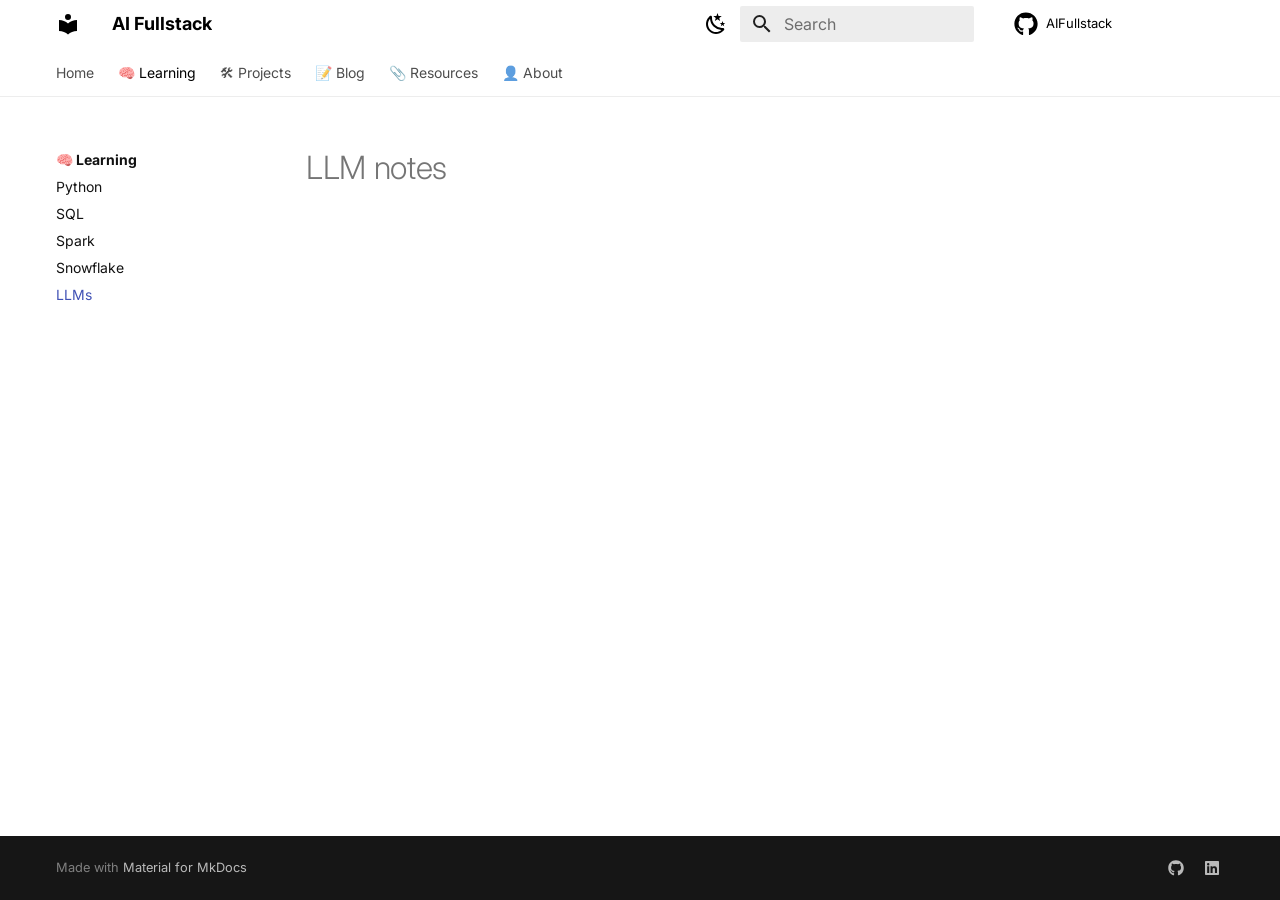
<file: learning/llms/index.html>
<!doctype html>
<html lang="en" class="no-js">
  <head>
    
      <meta charset="utf-8">
      <meta name="viewport" content="width=device-width,initial-scale=1">
      
        <meta name="description" content="Building AI Systems. Learning in Public. Sharing Everything.">
      
      
        <meta name="author" content="Your Name">
      
      
        <link rel="canonical" href="https://YOUR_GITHUB_USERNAME.github.io/AIFullstack/learning/llms/">
      
      
        <link rel="prev" href="../snowflake/">
      
      
        <link rel="next" href="../../projects/">
      
      
        
      
      
      <link rel="icon" href="../../assets/images/favicon.png">
      <meta name="generator" content="mkdocs-1.6.1, mkdocs-material-9.7.6">
    
    
      
        <title>LLMs - AI Fullstack</title>
      
    
    
      <link rel="stylesheet" href="../../assets/stylesheets/main.484c7ddc.min.css">
      
        
        <link rel="stylesheet" href="../../assets/stylesheets/palette.ab4e12ef.min.css">
      
      


    
    
      
    
    
      
        
        
        <link rel="preconnect" href="https://fonts.gstatic.com" crossorigin>
        <link rel="stylesheet" href="https://fonts.googleapis.com/css?family=Inter:300,300i,400,400i,700,700i%7CJetBrains+Mono:400,400i,700,700i&display=fallback">
        <style>:root{--md-text-font:"Inter";--md-code-font:"JetBrains Mono"}</style>
      
    
    
      <link rel="stylesheet" href="../../assets/extra.css">
    
    <script>__md_scope=new URL("../..",location),__md_hash=e=>[...e].reduce(((e,_)=>(e<<5)-e+_.charCodeAt(0)),0),__md_get=(e,_=localStorage,t=__md_scope)=>JSON.parse(_.getItem(t.pathname+"."+e)),__md_set=(e,_,t=localStorage,a=__md_scope)=>{try{t.setItem(a.pathname+"."+e,JSON.stringify(_))}catch(e){}}</script>
    
      

    
    
  </head>
  
  
    
    
      
    
    
    
    
    <body dir="ltr" data-md-color-scheme="default" data-md-color-primary="white" data-md-color-accent="indigo">
  
    
    <input class="md-toggle" data-md-toggle="drawer" type="checkbox" id="__drawer" autocomplete="off">
    <input class="md-toggle" data-md-toggle="search" type="checkbox" id="__search" autocomplete="off">
    <label class="md-overlay" for="__drawer"></label>
    <div data-md-component="skip">
      
        
        <a href="#llm-notes" class="md-skip">
          Skip to content
        </a>
      
    </div>
    <div data-md-component="announce">
      
    </div>
    
    
      

<header class="md-header" data-md-component="header">
  <nav class="md-header__inner md-grid" aria-label="Header">
    <a href="../.." title="AI Fullstack" class="md-header__button md-logo" aria-label="AI Fullstack" data-md-component="logo">
      
  
  <svg xmlns="http://www.w3.org/2000/svg" viewBox="0 0 24 24"><path d="M12 8a3 3 0 0 0 3-3 3 3 0 0 0-3-3 3 3 0 0 0-3 3 3 3 0 0 0 3 3m0 3.54C9.64 9.35 6.5 8 3 8v11c3.5 0 6.64 1.35 9 3.54 2.36-2.19 5.5-3.54 9-3.54V8c-3.5 0-6.64 1.35-9 3.54"/></svg>

    </a>
    <label class="md-header__button md-icon" for="__drawer">
      
      <svg xmlns="http://www.w3.org/2000/svg" viewBox="0 0 24 24"><path d="M3 6h18v2H3zm0 5h18v2H3zm0 5h18v2H3z"/></svg>
    </label>
    <div class="md-header__title" data-md-component="header-title">
      <div class="md-header__ellipsis">
        <div class="md-header__topic">
          <span class="md-ellipsis">
            AI Fullstack
          </span>
        </div>
        <div class="md-header__topic" data-md-component="header-topic">
          <span class="md-ellipsis">
            
              LLMs
            
          </span>
        </div>
      </div>
    </div>
    
      
        <form class="md-header__option" data-md-component="palette">
  
    
    
    
    <input class="md-option" data-md-color-media="(prefers-color-scheme: light)" data-md-color-scheme="default" data-md-color-primary="white" data-md-color-accent="indigo"  aria-label="Switch to Dark Mode"  type="radio" name="__palette" id="__palette_0">
    
      <label class="md-header__button md-icon" title="Switch to Dark Mode" for="__palette_1" hidden>
        <svg xmlns="http://www.w3.org/2000/svg" viewBox="0 0 24 24"><path d="m17.75 4.09-2.53 1.94.91 3.06-2.63-1.81-2.63 1.81.91-3.06-2.53-1.94L12.44 4l1.06-3 1.06 3zm3.5 6.91-1.64 1.25.59 1.98-1.7-1.17-1.7 1.17.59-1.98L15.75 11l2.06-.05L18.5 9l.69 1.95zm-2.28 4.95c.83-.08 1.72 1.1 1.19 1.85-.32.45-.66.87-1.08 1.27C15.17 23 8.84 23 4.94 19.07c-3.91-3.9-3.91-10.24 0-14.14.4-.4.82-.76 1.27-1.08.75-.53 1.93.36 1.85 1.19-.27 2.86.69 5.83 2.89 8.02a9.96 9.96 0 0 0 8.02 2.89m-1.64 2.02a12.08 12.08 0 0 1-7.8-3.47c-2.17-2.19-3.33-5-3.49-7.82-2.81 3.14-2.7 7.96.31 10.98 3.02 3.01 7.84 3.12 10.98.31"/></svg>
      </label>
    
  
    
    
    
    <input class="md-option" data-md-color-media="(prefers-color-scheme: dark)" data-md-color-scheme="slate" data-md-color-primary="black" data-md-color-accent="indigo"  aria-label="Switch to Light Mode"  type="radio" name="__palette" id="__palette_1">
    
      <label class="md-header__button md-icon" title="Switch to Light Mode" for="__palette_0" hidden>
        <svg xmlns="http://www.w3.org/2000/svg" viewBox="0 0 24 24"><path d="M12 7a5 5 0 0 1 5 5 5 5 0 0 1-5 5 5 5 0 0 1-5-5 5 5 0 0 1 5-5m0 2a3 3 0 0 0-3 3 3 3 0 0 0 3 3 3 3 0 0 0 3-3 3 3 0 0 0-3-3m0-7 2.39 3.42C13.65 5.15 12.84 5 12 5s-1.65.15-2.39.42zM3.34 7l4.16-.35A7.2 7.2 0 0 0 5.94 8.5c-.44.74-.69 1.5-.83 2.29zm.02 10 1.76-3.77a7.131 7.131 0 0 0 2.38 4.14zM20.65 7l-1.77 3.79a7.02 7.02 0 0 0-2.38-4.15zm-.01 10-4.14.36c.59-.51 1.12-1.14 1.54-1.86.42-.73.69-1.5.83-2.29zM12 22l-2.41-3.44c.74.27 1.55.44 2.41.44.82 0 1.63-.17 2.37-.44z"/></svg>
      </label>
    
  
</form>
      
    
    
      <script>var palette=__md_get("__palette");if(palette&&palette.color){if("(prefers-color-scheme)"===palette.color.media){var media=matchMedia("(prefers-color-scheme: light)"),input=document.querySelector(media.matches?"[data-md-color-media='(prefers-color-scheme: light)']":"[data-md-color-media='(prefers-color-scheme: dark)']");palette.color.media=input.getAttribute("data-md-color-media"),palette.color.scheme=input.getAttribute("data-md-color-scheme"),palette.color.primary=input.getAttribute("data-md-color-primary"),palette.color.accent=input.getAttribute("data-md-color-accent")}for(var[key,value]of Object.entries(palette.color))document.body.setAttribute("data-md-color-"+key,value)}</script>
    
    
    
      
      
        <label class="md-header__button md-icon" for="__search">
          
          <svg xmlns="http://www.w3.org/2000/svg" viewBox="0 0 24 24"><path d="M9.5 3A6.5 6.5 0 0 1 16 9.5c0 1.61-.59 3.09-1.56 4.23l.27.27h.79l5 5-1.5 1.5-5-5v-.79l-.27-.27A6.52 6.52 0 0 1 9.5 16 6.5 6.5 0 0 1 3 9.5 6.5 6.5 0 0 1 9.5 3m0 2C7 5 5 7 5 9.5S7 14 9.5 14 14 12 14 9.5 12 5 9.5 5"/></svg>
        </label>
        <div class="md-search" data-md-component="search" role="dialog">
  <label class="md-search__overlay" for="__search"></label>
  <div class="md-search__inner" role="search">
    <form class="md-search__form" name="search">
      <input type="text" class="md-search__input" name="query" aria-label="Search" placeholder="Search" autocapitalize="off" autocorrect="off" autocomplete="off" spellcheck="false" data-md-component="search-query" required>
      <label class="md-search__icon md-icon" for="__search">
        
        <svg xmlns="http://www.w3.org/2000/svg" viewBox="0 0 24 24"><path d="M9.5 3A6.5 6.5 0 0 1 16 9.5c0 1.61-.59 3.09-1.56 4.23l.27.27h.79l5 5-1.5 1.5-5-5v-.79l-.27-.27A6.52 6.52 0 0 1 9.5 16 6.5 6.5 0 0 1 3 9.5 6.5 6.5 0 0 1 9.5 3m0 2C7 5 5 7 5 9.5S7 14 9.5 14 14 12 14 9.5 12 5 9.5 5"/></svg>
        
        <svg xmlns="http://www.w3.org/2000/svg" viewBox="0 0 24 24"><path d="M20 11v2H8l5.5 5.5-1.42 1.42L4.16 12l7.92-7.92L13.5 5.5 8 11z"/></svg>
      </label>
      <nav class="md-search__options" aria-label="Search">
        
        <button type="reset" class="md-search__icon md-icon" title="Clear" aria-label="Clear" tabindex="-1">
          
          <svg xmlns="http://www.w3.org/2000/svg" viewBox="0 0 24 24"><path d="M19 6.41 17.59 5 12 10.59 6.41 5 5 6.41 10.59 12 5 17.59 6.41 19 12 13.41 17.59 19 19 17.59 13.41 12z"/></svg>
        </button>
      </nav>
      
        <div class="md-search__suggest" data-md-component="search-suggest"></div>
      
    </form>
    <div class="md-search__output">
      <div class="md-search__scrollwrap" tabindex="0" data-md-scrollfix>
        <div class="md-search-result" data-md-component="search-result">
          <div class="md-search-result__meta">
            Initializing search
          </div>
          <ol class="md-search-result__list" role="presentation"></ol>
        </div>
      </div>
    </div>
  </div>
</div>
      
    
    
      <div class="md-header__source">
        <a href="https://github.com/YOUR_GITHUB_USERNAME/AIFullstack" title="Go to repository" class="md-source" data-md-component="source">
  <div class="md-source__icon md-icon">
    
    <svg xmlns="http://www.w3.org/2000/svg" viewBox="0 0 512 512"><!--! Font Awesome Free 7.1.0 by @fontawesome - https://fontawesome.com License - https://fontawesome.com/license/free (Icons: CC BY 4.0, Fonts: SIL OFL 1.1, Code: MIT License) Copyright 2025 Fonticons, Inc.--><path d="M173.9 397.4c0 2-2.3 3.6-5.2 3.6-3.3.3-5.6-1.3-5.6-3.6 0-2 2.3-3.6 5.2-3.6 3-.3 5.6 1.3 5.6 3.6m-31.1-4.5c-.7 2 1.3 4.3 4.3 4.9 2.6 1 5.6 0 6.2-2s-1.3-4.3-4.3-5.2c-2.6-.7-5.5.3-6.2 2.3m44.2-1.7c-2.9.7-4.9 2.6-4.6 4.9.3 2 2.9 3.3 5.9 2.6 2.9-.7 4.9-2.6 4.6-4.6-.3-1.9-3-3.2-5.9-2.9M252.8 8C114.1 8 8 113.3 8 252c0 110.9 69.8 205.8 169.5 239.2 12.8 2.3 17.3-5.6 17.3-12.1 0-6.2-.3-40.4-.3-61.4 0 0-70 15-84.7-29.8 0 0-11.4-29.1-27.8-36.6 0 0-22.9-15.7 1.6-15.4 0 0 24.9 2 38.6 25.8 21.9 38.6 58.6 27.5 72.9 20.9 2.3-16 8.8-27.1 16-33.7-55.9-6.2-112.3-14.3-112.3-110.5 0-27.5 7.6-41.3 23.6-58.9-2.6-6.5-11.1-33.3 2.6-67.9 20.9-6.5 69 27 69 27 20-5.6 41.5-8.5 62.8-8.5s42.8 2.9 62.8 8.5c0 0 48.1-33.6 69-27 13.7 34.7 5.2 61.4 2.6 67.9 16 17.7 25.8 31.5 25.8 58.9 0 96.5-58.9 104.2-114.8 110.5 9.2 7.9 17 22.9 17 46.4 0 33.7-.3 75.4-.3 83.6 0 6.5 4.6 14.4 17.3 12.1C436.2 457.8 504 362.9 504 252 504 113.3 391.5 8 252.8 8M105.2 352.9c-1.3 1-1 3.3.7 5.2 1.6 1.6 3.9 2.3 5.2 1 1.3-1 1-3.3-.7-5.2-1.6-1.6-3.9-2.3-5.2-1m-10.8-8.1c-.7 1.3.3 2.9 2.3 3.9 1.6 1 3.6.7 4.3-.7.7-1.3-.3-2.9-2.3-3.9-2-.6-3.6-.3-4.3.7m32.4 35.6c-1.6 1.3-1 4.3 1.3 6.2 2.3 2.3 5.2 2.6 6.5 1 1.3-1.3.7-4.3-1.3-6.2-2.2-2.3-5.2-2.6-6.5-1m-11.4-14.7c-1.6 1-1.6 3.6 0 5.9s4.3 3.3 5.6 2.3c1.6-1.3 1.6-3.9 0-6.2-1.4-2.3-4-3.3-5.6-2"/></svg>
  </div>
  <div class="md-source__repository">
    AIFullstack
  </div>
</a>
      </div>
    
  </nav>
  
</header>
    
    <div class="md-container" data-md-component="container">
      
      
        
          
            
<nav class="md-tabs" aria-label="Tabs" data-md-component="tabs">
  <div class="md-grid">
    <ul class="md-tabs__list">
      
        
  
  
  
  
    <li class="md-tabs__item">
      <a href="../.." class="md-tabs__link">
        
  
  
    
  
  Home

      </a>
    </li>
  

      
        
  
  
  
    
  
  
    
    
      <li class="md-tabs__item md-tabs__item--active">
        <a href="../" class="md-tabs__link">
          
  
  
    
  
  🧠 Learning

        </a>
      </li>
    
  

      
        
  
  
  
  
    
    
      <li class="md-tabs__item">
        <a href="../../projects/" class="md-tabs__link">
          
  
  
    
  
  🛠 Projects

        </a>
      </li>
    
  

      
        
  
  
  
  
    <li class="md-tabs__item">
      <a href="../../blog/" class="md-tabs__link">
        
  
  
    
  
  📝 Blog

      </a>
    </li>
  

      
        
  
  
  
  
    <li class="md-tabs__item">
      <a href="../../resources/" class="md-tabs__link">
        
  
  
    
  
  📎 Resources

      </a>
    </li>
  

      
        
  
  
  
  
    <li class="md-tabs__item">
      <a href="../../about/" class="md-tabs__link">
        
  
  
    
  
  👤 About

      </a>
    </li>
  

      
    </ul>
  </div>
</nav>
          
        
      
      <main class="md-main" data-md-component="main">
        <div class="md-main__inner md-grid">
          
            
              
              <div class="md-sidebar md-sidebar--primary" data-md-component="sidebar" data-md-type="navigation" >
                <div class="md-sidebar__scrollwrap">
                  <div class="md-sidebar__inner">
                    


  


<nav class="md-nav md-nav--primary md-nav--lifted" aria-label="Navigation" data-md-level="0">
  <label class="md-nav__title" for="__drawer">
    <a href="../.." title="AI Fullstack" class="md-nav__button md-logo" aria-label="AI Fullstack" data-md-component="logo">
      
  
  <svg xmlns="http://www.w3.org/2000/svg" viewBox="0 0 24 24"><path d="M12 8a3 3 0 0 0 3-3 3 3 0 0 0-3-3 3 3 0 0 0-3 3 3 3 0 0 0 3 3m0 3.54C9.64 9.35 6.5 8 3 8v11c3.5 0 6.64 1.35 9 3.54 2.36-2.19 5.5-3.54 9-3.54V8c-3.5 0-6.64 1.35-9 3.54"/></svg>

    </a>
    AI Fullstack
  </label>
  
    <div class="md-nav__source">
      <a href="https://github.com/YOUR_GITHUB_USERNAME/AIFullstack" title="Go to repository" class="md-source" data-md-component="source">
  <div class="md-source__icon md-icon">
    
    <svg xmlns="http://www.w3.org/2000/svg" viewBox="0 0 512 512"><!--! Font Awesome Free 7.1.0 by @fontawesome - https://fontawesome.com License - https://fontawesome.com/license/free (Icons: CC BY 4.0, Fonts: SIL OFL 1.1, Code: MIT License) Copyright 2025 Fonticons, Inc.--><path d="M173.9 397.4c0 2-2.3 3.6-5.2 3.6-3.3.3-5.6-1.3-5.6-3.6 0-2 2.3-3.6 5.2-3.6 3-.3 5.6 1.3 5.6 3.6m-31.1-4.5c-.7 2 1.3 4.3 4.3 4.9 2.6 1 5.6 0 6.2-2s-1.3-4.3-4.3-5.2c-2.6-.7-5.5.3-6.2 2.3m44.2-1.7c-2.9.7-4.9 2.6-4.6 4.9.3 2 2.9 3.3 5.9 2.6 2.9-.7 4.9-2.6 4.6-4.6-.3-1.9-3-3.2-5.9-2.9M252.8 8C114.1 8 8 113.3 8 252c0 110.9 69.8 205.8 169.5 239.2 12.8 2.3 17.3-5.6 17.3-12.1 0-6.2-.3-40.4-.3-61.4 0 0-70 15-84.7-29.8 0 0-11.4-29.1-27.8-36.6 0 0-22.9-15.7 1.6-15.4 0 0 24.9 2 38.6 25.8 21.9 38.6 58.6 27.5 72.9 20.9 2.3-16 8.8-27.1 16-33.7-55.9-6.2-112.3-14.3-112.3-110.5 0-27.5 7.6-41.3 23.6-58.9-2.6-6.5-11.1-33.3 2.6-67.9 20.9-6.5 69 27 69 27 20-5.6 41.5-8.5 62.8-8.5s42.8 2.9 62.8 8.5c0 0 48.1-33.6 69-27 13.7 34.7 5.2 61.4 2.6 67.9 16 17.7 25.8 31.5 25.8 58.9 0 96.5-58.9 104.2-114.8 110.5 9.2 7.9 17 22.9 17 46.4 0 33.7-.3 75.4-.3 83.6 0 6.5 4.6 14.4 17.3 12.1C436.2 457.8 504 362.9 504 252 504 113.3 391.5 8 252.8 8M105.2 352.9c-1.3 1-1 3.3.7 5.2 1.6 1.6 3.9 2.3 5.2 1 1.3-1 1-3.3-.7-5.2-1.6-1.6-3.9-2.3-5.2-1m-10.8-8.1c-.7 1.3.3 2.9 2.3 3.9 1.6 1 3.6.7 4.3-.7.7-1.3-.3-2.9-2.3-3.9-2-.6-3.6-.3-4.3.7m32.4 35.6c-1.6 1.3-1 4.3 1.3 6.2 2.3 2.3 5.2 2.6 6.5 1 1.3-1.3.7-4.3-1.3-6.2-2.2-2.3-5.2-2.6-6.5-1m-11.4-14.7c-1.6 1-1.6 3.6 0 5.9s4.3 3.3 5.6 2.3c1.6-1.3 1.6-3.9 0-6.2-1.4-2.3-4-3.3-5.6-2"/></svg>
  </div>
  <div class="md-source__repository">
    AIFullstack
  </div>
</a>
    </div>
  
  <ul class="md-nav__list" data-md-scrollfix>
    
      
      
  
  
  
  
    <li class="md-nav__item">
      <a href="../.." class="md-nav__link">
        
  
  
  <span class="md-ellipsis">
    
  
    Home
  

    
  </span>
  
  

      </a>
    </li>
  

    
      
      
  
  
    
  
  
  
    
    
      
        
          
        
      
        
      
        
      
        
      
        
      
        
      
    
    
    
      
        
        
      
      
        
      
    
    
    <li class="md-nav__item md-nav__item--active md-nav__item--section md-nav__item--nested">
      
        
        
        <input class="md-nav__toggle md-toggle " type="checkbox" id="__nav_2" checked>
        
          
          <div class="md-nav__link md-nav__container">
            <a href="../" class="md-nav__link ">
              
  
  
  <span class="md-ellipsis">
    
  
    🧠 Learning
  

    
  </span>
  
  

            </a>
            
              
              <label class="md-nav__link " for="__nav_2" id="__nav_2_label" tabindex="">
                <span class="md-nav__icon md-icon"></span>
              </label>
            
          </div>
        
        <nav class="md-nav" data-md-level="1" aria-labelledby="__nav_2_label" aria-expanded="true">
          <label class="md-nav__title" for="__nav_2">
            <span class="md-nav__icon md-icon"></span>
            
  
    🧠 Learning
  

          </label>
          <ul class="md-nav__list" data-md-scrollfix>
            
              
            
              
                
  
  
  
  
    <li class="md-nav__item">
      <a href="../python/" class="md-nav__link">
        
  
  
  <span class="md-ellipsis">
    
  
    Python
  

    
  </span>
  
  

      </a>
    </li>
  

              
            
              
                
  
  
  
  
    <li class="md-nav__item">
      <a href="../sql/" class="md-nav__link">
        
  
  
  <span class="md-ellipsis">
    
  
    SQL
  

    
  </span>
  
  

      </a>
    </li>
  

              
            
              
                
  
  
  
  
    <li class="md-nav__item">
      <a href="../spark/" class="md-nav__link">
        
  
  
  <span class="md-ellipsis">
    
  
    Spark
  

    
  </span>
  
  

      </a>
    </li>
  

              
            
              
                
  
  
  
  
    <li class="md-nav__item">
      <a href="../snowflake/" class="md-nav__link">
        
  
  
  <span class="md-ellipsis">
    
  
    Snowflake
  

    
  </span>
  
  

      </a>
    </li>
  

              
            
              
                
  
  
    
  
  
  
    <li class="md-nav__item md-nav__item--active">
      
      <input class="md-nav__toggle md-toggle" type="checkbox" id="__toc">
      
      
        
      
      
      <a href="./" class="md-nav__link md-nav__link--active">
        
  
  
  <span class="md-ellipsis">
    
  
    LLMs
  

    
  </span>
  
  

      </a>
      
    </li>
  

              
            
          </ul>
        </nav>
      
    </li>
  

    
      
      
  
  
  
  
    
    
      
        
          
        
      
        
      
        
      
    
    
    
      
      
        
      
    
    
    <li class="md-nav__item md-nav__item--nested">
      
        
        
          
        
        <input class="md-nav__toggle md-toggle md-toggle--indeterminate" type="checkbox" id="__nav_3" >
        
          
          <div class="md-nav__link md-nav__container">
            <a href="../../projects/" class="md-nav__link ">
              
  
  
  <span class="md-ellipsis">
    
  
    🛠 Projects
  

    
  </span>
  
  

            </a>
            
              
              <label class="md-nav__link " for="__nav_3" id="__nav_3_label" tabindex="0">
                <span class="md-nav__icon md-icon"></span>
              </label>
            
          </div>
        
        <nav class="md-nav" data-md-level="1" aria-labelledby="__nav_3_label" aria-expanded="false">
          <label class="md-nav__title" for="__nav_3">
            <span class="md-nav__icon md-icon"></span>
            
  
    🛠 Projects
  

          </label>
          <ul class="md-nav__list" data-md-scrollfix>
            
              
            
              
                
  
  
  
  
    <li class="md-nav__item">
      <a href="../../projects/spotify/" class="md-nav__link">
        
  
  
  <span class="md-ellipsis">
    
  
    Spotify ETL
  

    
  </span>
  
  

      </a>
    </li>
  

              
            
              
                
  
  
  
  
    <li class="md-nav__item">
      <a href="../../projects/ai-agent/" class="md-nav__link">
        
  
  
  <span class="md-ellipsis">
    
  
    AI Agent
  

    
  </span>
  
  

      </a>
    </li>
  

              
            
          </ul>
        </nav>
      
    </li>
  

    
      
      
  
  
  
  
    <li class="md-nav__item">
      <a href="../../blog/" class="md-nav__link">
        
  
  
  <span class="md-ellipsis">
    
  
    📝 Blog
  

    
  </span>
  
  

      </a>
    </li>
  

    
      
      
  
  
  
  
    <li class="md-nav__item">
      <a href="../../resources/" class="md-nav__link">
        
  
  
  <span class="md-ellipsis">
    
  
    📎 Resources
  

    
  </span>
  
  

      </a>
    </li>
  

    
      
      
  
  
  
  
    <li class="md-nav__item">
      <a href="../../about/" class="md-nav__link">
        
  
  
  <span class="md-ellipsis">
    
  
    👤 About
  

    
  </span>
  
  

      </a>
    </li>
  

    
  </ul>
</nav>
                  </div>
                </div>
              </div>
            
            
              
              <div class="md-sidebar md-sidebar--secondary" data-md-component="sidebar" data-md-type="toc" >
                <div class="md-sidebar__scrollwrap">
                  <div class="md-sidebar__inner">
                    

<nav class="md-nav md-nav--secondary" aria-label="Table of contents">
  
  
  
    
  
  
</nav>
                  </div>
                </div>
              </div>
            
          
          
            <div class="md-content" data-md-component="content">
              
              <article class="md-content__inner md-typeset">
                
                  


  
  


<h1 id="llm-notes">LLM notes<a class="headerlink" href="#llm-notes" title="Permanent link">&para;</a></h1>












                
              </article>
            </div>
          
          
  <script>var tabs=__md_get("__tabs");if(Array.isArray(tabs))e:for(var set of document.querySelectorAll(".tabbed-set")){var labels=set.querySelector(".tabbed-labels");for(var tab of tabs)for(var label of labels.getElementsByTagName("label"))if(label.innerText.trim()===tab){var input=document.getElementById(label.htmlFor);input.checked=!0;continue e}}</script>

<script>var target=document.getElementById(location.hash.slice(1));target&&target.name&&(target.checked=target.name.startsWith("__tabbed_"))</script>
        </div>
        
          <button type="button" class="md-top md-icon" data-md-component="top" hidden>
  
  <svg xmlns="http://www.w3.org/2000/svg" viewBox="0 0 24 24"><path d="M13 20h-2V8l-5.5 5.5-1.42-1.42L12 4.16l7.92 7.92-1.42 1.42L13 8z"/></svg>
  Back to top
</button>
        
      </main>
      
        <footer class="md-footer">
  
  <div class="md-footer-meta md-typeset">
    <div class="md-footer-meta__inner md-grid">
      <div class="md-copyright">
  
  
    Made with
    <a href="https://squidfunk.github.io/mkdocs-material/" target="_blank" rel="noopener">
      Material for MkDocs
    </a>
  
</div>
      
        
<div class="md-social">
  
    
    
    
    
    <a href="https://github.com/YOUR_GITHUB_USERNAME" target="_blank" rel="noopener" title="GitHub" class="md-social__link">
      <svg xmlns="http://www.w3.org/2000/svg" viewBox="0 0 512 512"><!--! Font Awesome Free 7.1.0 by @fontawesome - https://fontawesome.com License - https://fontawesome.com/license/free (Icons: CC BY 4.0, Fonts: SIL OFL 1.1, Code: MIT License) Copyright 2025 Fonticons, Inc.--><path d="M173.9 397.4c0 2-2.3 3.6-5.2 3.6-3.3.3-5.6-1.3-5.6-3.6 0-2 2.3-3.6 5.2-3.6 3-.3 5.6 1.3 5.6 3.6m-31.1-4.5c-.7 2 1.3 4.3 4.3 4.9 2.6 1 5.6 0 6.2-2s-1.3-4.3-4.3-5.2c-2.6-.7-5.5.3-6.2 2.3m44.2-1.7c-2.9.7-4.9 2.6-4.6 4.9.3 2 2.9 3.3 5.9 2.6 2.9-.7 4.9-2.6 4.6-4.6-.3-1.9-3-3.2-5.9-2.9M252.8 8C114.1 8 8 113.3 8 252c0 110.9 69.8 205.8 169.5 239.2 12.8 2.3 17.3-5.6 17.3-12.1 0-6.2-.3-40.4-.3-61.4 0 0-70 15-84.7-29.8 0 0-11.4-29.1-27.8-36.6 0 0-22.9-15.7 1.6-15.4 0 0 24.9 2 38.6 25.8 21.9 38.6 58.6 27.5 72.9 20.9 2.3-16 8.8-27.1 16-33.7-55.9-6.2-112.3-14.3-112.3-110.5 0-27.5 7.6-41.3 23.6-58.9-2.6-6.5-11.1-33.3 2.6-67.9 20.9-6.5 69 27 69 27 20-5.6 41.5-8.5 62.8-8.5s42.8 2.9 62.8 8.5c0 0 48.1-33.6 69-27 13.7 34.7 5.2 61.4 2.6 67.9 16 17.7 25.8 31.5 25.8 58.9 0 96.5-58.9 104.2-114.8 110.5 9.2 7.9 17 22.9 17 46.4 0 33.7-.3 75.4-.3 83.6 0 6.5 4.6 14.4 17.3 12.1C436.2 457.8 504 362.9 504 252 504 113.3 391.5 8 252.8 8M105.2 352.9c-1.3 1-1 3.3.7 5.2 1.6 1.6 3.9 2.3 5.2 1 1.3-1 1-3.3-.7-5.2-1.6-1.6-3.9-2.3-5.2-1m-10.8-8.1c-.7 1.3.3 2.9 2.3 3.9 1.6 1 3.6.7 4.3-.7.7-1.3-.3-2.9-2.3-3.9-2-.6-3.6-.3-4.3.7m32.4 35.6c-1.6 1.3-1 4.3 1.3 6.2 2.3 2.3 5.2 2.6 6.5 1 1.3-1.3.7-4.3-1.3-6.2-2.2-2.3-5.2-2.6-6.5-1m-11.4-14.7c-1.6 1-1.6 3.6 0 5.9s4.3 3.3 5.6 2.3c1.6-1.3 1.6-3.9 0-6.2-1.4-2.3-4-3.3-5.6-2"/></svg>
    </a>
  
    
    
    
    
    <a href="https://linkedin.com/in/YOUR_LINKEDIN_USERNAME" target="_blank" rel="noopener" title="LinkedIn" class="md-social__link">
      <svg xmlns="http://www.w3.org/2000/svg" viewBox="0 0 448 512"><!--! Font Awesome Free 7.1.0 by @fontawesome - https://fontawesome.com License - https://fontawesome.com/license/free (Icons: CC BY 4.0, Fonts: SIL OFL 1.1, Code: MIT License) Copyright 2025 Fonticons, Inc.--><path d="M416 32H31.9C14.3 32 0 46.5 0 64.3v383.4C0 465.5 14.3 480 31.9 480H416c17.6 0 32-14.5 32-32.3V64.3c0-17.8-14.4-32.3-32-32.3M135.4 416H69V202.2h66.5V416zM102.2 96a38.5 38.5 0 1 1 0 77 38.5 38.5 0 1 1 0-77m282.1 320h-66.4V312c0-24.8-.5-56.7-34.5-56.7-34.6 0-39.9 27-39.9 54.9V416h-66.4V202.2h63.7v29.2h.9c8.9-16.8 30.6-34.5 62.9-34.5 67.2 0 79.7 44.3 79.7 101.9z"/></svg>
    </a>
  
</div>
      
    </div>
  </div>
</footer>
      
    </div>
    <div class="md-dialog" data-md-component="dialog">
      <div class="md-dialog__inner md-typeset"></div>
    </div>
    
    
    
      
      
      <script id="__config" type="application/json">{"annotate": null, "base": "../..", "features": ["navigation.instant", "navigation.tracking", "navigation.tabs", "navigation.sections", "navigation.expand", "navigation.top", "navigation.indexes", "search.highlight", "search.suggest", "content.code.copy", "content.code.annotate", "content.tabs.link"], "search": "../../assets/javascripts/workers/search.2c215733.min.js", "tags": null, "translations": {"clipboard.copied": "Copied to clipboard", "clipboard.copy": "Copy to clipboard", "search.result.more.one": "1 more on this page", "search.result.more.other": "# more on this page", "search.result.none": "No matching documents", "search.result.one": "1 matching document", "search.result.other": "# matching documents", "search.result.placeholder": "Type to start searching", "search.result.term.missing": "Missing", "select.version": "Select version"}, "version": null}</script>
    
    
      <script src="../../assets/javascripts/bundle.79ae519e.min.js"></script>
      
    
  </body>
</html>
</file>
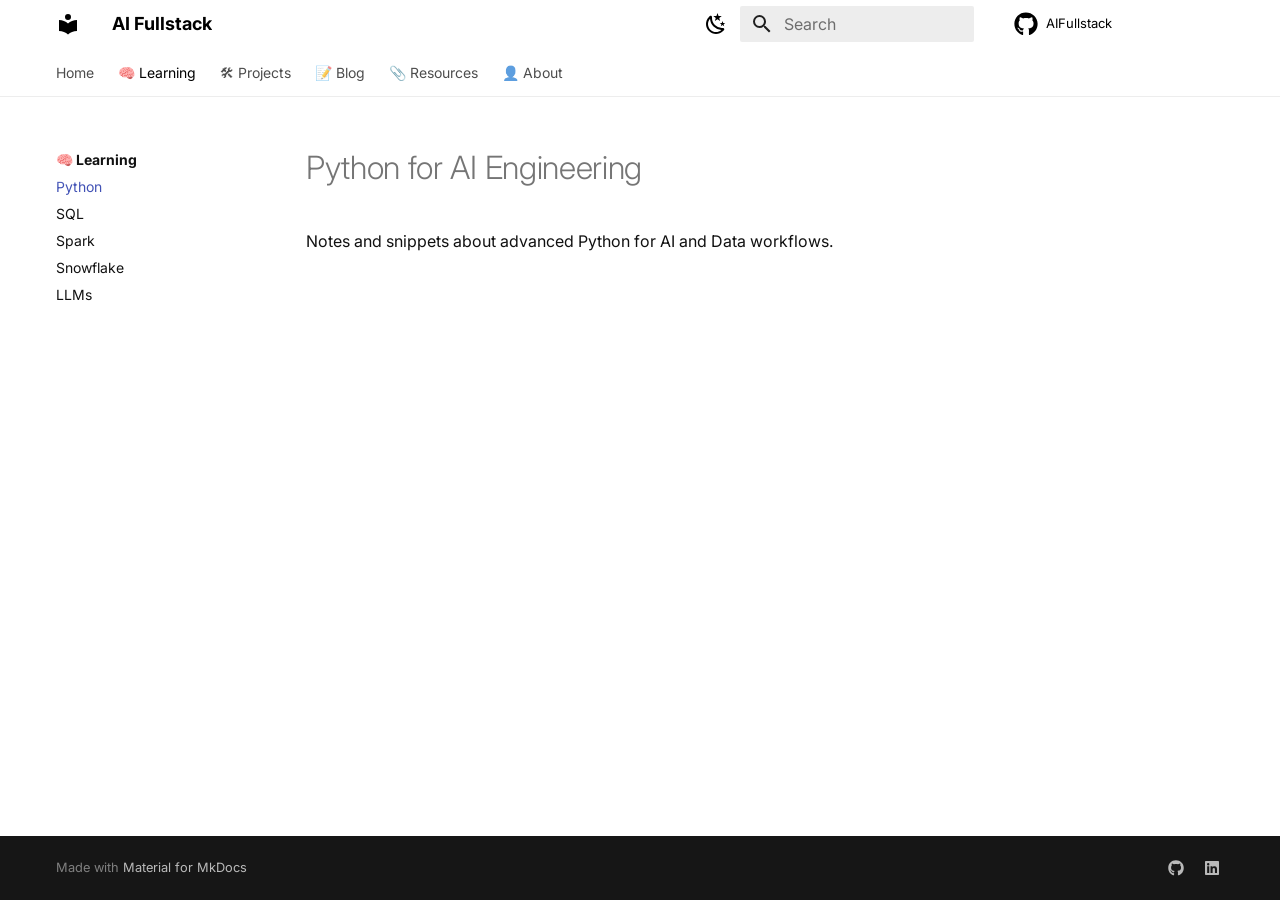
<file: learning/python/index.html>
<!doctype html>
<html lang="en" class="no-js">
  <head>
    
      <meta charset="utf-8">
      <meta name="viewport" content="width=device-width,initial-scale=1">
      
        <meta name="description" content="Building AI Systems. Learning in Public. Sharing Everything.">
      
      
        <meta name="author" content="Your Name">
      
      
        <link rel="canonical" href="https://YOUR_GITHUB_USERNAME.github.io/AIFullstack/learning/python/">
      
      
        <link rel="prev" href="../">
      
      
        <link rel="next" href="../sql/">
      
      
        
      
      
      <link rel="icon" href="../../assets/images/favicon.png">
      <meta name="generator" content="mkdocs-1.6.1, mkdocs-material-9.7.6">
    
    
      
        <title>Python - AI Fullstack</title>
      
    
    
      <link rel="stylesheet" href="../../assets/stylesheets/main.484c7ddc.min.css">
      
        
        <link rel="stylesheet" href="../../assets/stylesheets/palette.ab4e12ef.min.css">
      
      


    
    
      
    
    
      
        
        
        <link rel="preconnect" href="https://fonts.gstatic.com" crossorigin>
        <link rel="stylesheet" href="https://fonts.googleapis.com/css?family=Inter:300,300i,400,400i,700,700i%7CJetBrains+Mono:400,400i,700,700i&display=fallback">
        <style>:root{--md-text-font:"Inter";--md-code-font:"JetBrains Mono"}</style>
      
    
    
      <link rel="stylesheet" href="../../assets/extra.css">
    
    <script>__md_scope=new URL("../..",location),__md_hash=e=>[...e].reduce(((e,_)=>(e<<5)-e+_.charCodeAt(0)),0),__md_get=(e,_=localStorage,t=__md_scope)=>JSON.parse(_.getItem(t.pathname+"."+e)),__md_set=(e,_,t=localStorage,a=__md_scope)=>{try{t.setItem(a.pathname+"."+e,JSON.stringify(_))}catch(e){}}</script>
    
      

    
    
  </head>
  
  
    
    
      
    
    
    
    
    <body dir="ltr" data-md-color-scheme="default" data-md-color-primary="white" data-md-color-accent="indigo">
  
    
    <input class="md-toggle" data-md-toggle="drawer" type="checkbox" id="__drawer" autocomplete="off">
    <input class="md-toggle" data-md-toggle="search" type="checkbox" id="__search" autocomplete="off">
    <label class="md-overlay" for="__drawer"></label>
    <div data-md-component="skip">
      
        
        <a href="#python-for-ai-engineering" class="md-skip">
          Skip to content
        </a>
      
    </div>
    <div data-md-component="announce">
      
    </div>
    
    
      

<header class="md-header" data-md-component="header">
  <nav class="md-header__inner md-grid" aria-label="Header">
    <a href="../.." title="AI Fullstack" class="md-header__button md-logo" aria-label="AI Fullstack" data-md-component="logo">
      
  
  <svg xmlns="http://www.w3.org/2000/svg" viewBox="0 0 24 24"><path d="M12 8a3 3 0 0 0 3-3 3 3 0 0 0-3-3 3 3 0 0 0-3 3 3 3 0 0 0 3 3m0 3.54C9.64 9.35 6.5 8 3 8v11c3.5 0 6.64 1.35 9 3.54 2.36-2.19 5.5-3.54 9-3.54V8c-3.5 0-6.64 1.35-9 3.54"/></svg>

    </a>
    <label class="md-header__button md-icon" for="__drawer">
      
      <svg xmlns="http://www.w3.org/2000/svg" viewBox="0 0 24 24"><path d="M3 6h18v2H3zm0 5h18v2H3zm0 5h18v2H3z"/></svg>
    </label>
    <div class="md-header__title" data-md-component="header-title">
      <div class="md-header__ellipsis">
        <div class="md-header__topic">
          <span class="md-ellipsis">
            AI Fullstack
          </span>
        </div>
        <div class="md-header__topic" data-md-component="header-topic">
          <span class="md-ellipsis">
            
              Python
            
          </span>
        </div>
      </div>
    </div>
    
      
        <form class="md-header__option" data-md-component="palette">
  
    
    
    
    <input class="md-option" data-md-color-media="(prefers-color-scheme: light)" data-md-color-scheme="default" data-md-color-primary="white" data-md-color-accent="indigo"  aria-label="Switch to Dark Mode"  type="radio" name="__palette" id="__palette_0">
    
      <label class="md-header__button md-icon" title="Switch to Dark Mode" for="__palette_1" hidden>
        <svg xmlns="http://www.w3.org/2000/svg" viewBox="0 0 24 24"><path d="m17.75 4.09-2.53 1.94.91 3.06-2.63-1.81-2.63 1.81.91-3.06-2.53-1.94L12.44 4l1.06-3 1.06 3zm3.5 6.91-1.64 1.25.59 1.98-1.7-1.17-1.7 1.17.59-1.98L15.75 11l2.06-.05L18.5 9l.69 1.95zm-2.28 4.95c.83-.08 1.72 1.1 1.19 1.85-.32.45-.66.87-1.08 1.27C15.17 23 8.84 23 4.94 19.07c-3.91-3.9-3.91-10.24 0-14.14.4-.4.82-.76 1.27-1.08.75-.53 1.93.36 1.85 1.19-.27 2.86.69 5.83 2.89 8.02a9.96 9.96 0 0 0 8.02 2.89m-1.64 2.02a12.08 12.08 0 0 1-7.8-3.47c-2.17-2.19-3.33-5-3.49-7.82-2.81 3.14-2.7 7.96.31 10.98 3.02 3.01 7.84 3.12 10.98.31"/></svg>
      </label>
    
  
    
    
    
    <input class="md-option" data-md-color-media="(prefers-color-scheme: dark)" data-md-color-scheme="slate" data-md-color-primary="black" data-md-color-accent="indigo"  aria-label="Switch to Light Mode"  type="radio" name="__palette" id="__palette_1">
    
      <label class="md-header__button md-icon" title="Switch to Light Mode" for="__palette_0" hidden>
        <svg xmlns="http://www.w3.org/2000/svg" viewBox="0 0 24 24"><path d="M12 7a5 5 0 0 1 5 5 5 5 0 0 1-5 5 5 5 0 0 1-5-5 5 5 0 0 1 5-5m0 2a3 3 0 0 0-3 3 3 3 0 0 0 3 3 3 3 0 0 0 3-3 3 3 0 0 0-3-3m0-7 2.39 3.42C13.65 5.15 12.84 5 12 5s-1.65.15-2.39.42zM3.34 7l4.16-.35A7.2 7.2 0 0 0 5.94 8.5c-.44.74-.69 1.5-.83 2.29zm.02 10 1.76-3.77a7.131 7.131 0 0 0 2.38 4.14zM20.65 7l-1.77 3.79a7.02 7.02 0 0 0-2.38-4.15zm-.01 10-4.14.36c.59-.51 1.12-1.14 1.54-1.86.42-.73.69-1.5.83-2.29zM12 22l-2.41-3.44c.74.27 1.55.44 2.41.44.82 0 1.63-.17 2.37-.44z"/></svg>
      </label>
    
  
</form>
      
    
    
      <script>var palette=__md_get("__palette");if(palette&&palette.color){if("(prefers-color-scheme)"===palette.color.media){var media=matchMedia("(prefers-color-scheme: light)"),input=document.querySelector(media.matches?"[data-md-color-media='(prefers-color-scheme: light)']":"[data-md-color-media='(prefers-color-scheme: dark)']");palette.color.media=input.getAttribute("data-md-color-media"),palette.color.scheme=input.getAttribute("data-md-color-scheme"),palette.color.primary=input.getAttribute("data-md-color-primary"),palette.color.accent=input.getAttribute("data-md-color-accent")}for(var[key,value]of Object.entries(palette.color))document.body.setAttribute("data-md-color-"+key,value)}</script>
    
    
    
      
      
        <label class="md-header__button md-icon" for="__search">
          
          <svg xmlns="http://www.w3.org/2000/svg" viewBox="0 0 24 24"><path d="M9.5 3A6.5 6.5 0 0 1 16 9.5c0 1.61-.59 3.09-1.56 4.23l.27.27h.79l5 5-1.5 1.5-5-5v-.79l-.27-.27A6.52 6.52 0 0 1 9.5 16 6.5 6.5 0 0 1 3 9.5 6.5 6.5 0 0 1 9.5 3m0 2C7 5 5 7 5 9.5S7 14 9.5 14 14 12 14 9.5 12 5 9.5 5"/></svg>
        </label>
        <div class="md-search" data-md-component="search" role="dialog">
  <label class="md-search__overlay" for="__search"></label>
  <div class="md-search__inner" role="search">
    <form class="md-search__form" name="search">
      <input type="text" class="md-search__input" name="query" aria-label="Search" placeholder="Search" autocapitalize="off" autocorrect="off" autocomplete="off" spellcheck="false" data-md-component="search-query" required>
      <label class="md-search__icon md-icon" for="__search">
        
        <svg xmlns="http://www.w3.org/2000/svg" viewBox="0 0 24 24"><path d="M9.5 3A6.5 6.5 0 0 1 16 9.5c0 1.61-.59 3.09-1.56 4.23l.27.27h.79l5 5-1.5 1.5-5-5v-.79l-.27-.27A6.52 6.52 0 0 1 9.5 16 6.5 6.5 0 0 1 3 9.5 6.5 6.5 0 0 1 9.5 3m0 2C7 5 5 7 5 9.5S7 14 9.5 14 14 12 14 9.5 12 5 9.5 5"/></svg>
        
        <svg xmlns="http://www.w3.org/2000/svg" viewBox="0 0 24 24"><path d="M20 11v2H8l5.5 5.5-1.42 1.42L4.16 12l7.92-7.92L13.5 5.5 8 11z"/></svg>
      </label>
      <nav class="md-search__options" aria-label="Search">
        
        <button type="reset" class="md-search__icon md-icon" title="Clear" aria-label="Clear" tabindex="-1">
          
          <svg xmlns="http://www.w3.org/2000/svg" viewBox="0 0 24 24"><path d="M19 6.41 17.59 5 12 10.59 6.41 5 5 6.41 10.59 12 5 17.59 6.41 19 12 13.41 17.59 19 19 17.59 13.41 12z"/></svg>
        </button>
      </nav>
      
        <div class="md-search__suggest" data-md-component="search-suggest"></div>
      
    </form>
    <div class="md-search__output">
      <div class="md-search__scrollwrap" tabindex="0" data-md-scrollfix>
        <div class="md-search-result" data-md-component="search-result">
          <div class="md-search-result__meta">
            Initializing search
          </div>
          <ol class="md-search-result__list" role="presentation"></ol>
        </div>
      </div>
    </div>
  </div>
</div>
      
    
    
      <div class="md-header__source">
        <a href="https://github.com/YOUR_GITHUB_USERNAME/AIFullstack" title="Go to repository" class="md-source" data-md-component="source">
  <div class="md-source__icon md-icon">
    
    <svg xmlns="http://www.w3.org/2000/svg" viewBox="0 0 512 512"><!--! Font Awesome Free 7.1.0 by @fontawesome - https://fontawesome.com License - https://fontawesome.com/license/free (Icons: CC BY 4.0, Fonts: SIL OFL 1.1, Code: MIT License) Copyright 2025 Fonticons, Inc.--><path d="M173.9 397.4c0 2-2.3 3.6-5.2 3.6-3.3.3-5.6-1.3-5.6-3.6 0-2 2.3-3.6 5.2-3.6 3-.3 5.6 1.3 5.6 3.6m-31.1-4.5c-.7 2 1.3 4.3 4.3 4.9 2.6 1 5.6 0 6.2-2s-1.3-4.3-4.3-5.2c-2.6-.7-5.5.3-6.2 2.3m44.2-1.7c-2.9.7-4.9 2.6-4.6 4.9.3 2 2.9 3.3 5.9 2.6 2.9-.7 4.9-2.6 4.6-4.6-.3-1.9-3-3.2-5.9-2.9M252.8 8C114.1 8 8 113.3 8 252c0 110.9 69.8 205.8 169.5 239.2 12.8 2.3 17.3-5.6 17.3-12.1 0-6.2-.3-40.4-.3-61.4 0 0-70 15-84.7-29.8 0 0-11.4-29.1-27.8-36.6 0 0-22.9-15.7 1.6-15.4 0 0 24.9 2 38.6 25.8 21.9 38.6 58.6 27.5 72.9 20.9 2.3-16 8.8-27.1 16-33.7-55.9-6.2-112.3-14.3-112.3-110.5 0-27.5 7.6-41.3 23.6-58.9-2.6-6.5-11.1-33.3 2.6-67.9 20.9-6.5 69 27 69 27 20-5.6 41.5-8.5 62.8-8.5s42.8 2.9 62.8 8.5c0 0 48.1-33.6 69-27 13.7 34.7 5.2 61.4 2.6 67.9 16 17.7 25.8 31.5 25.8 58.9 0 96.5-58.9 104.2-114.8 110.5 9.2 7.9 17 22.9 17 46.4 0 33.7-.3 75.4-.3 83.6 0 6.5 4.6 14.4 17.3 12.1C436.2 457.8 504 362.9 504 252 504 113.3 391.5 8 252.8 8M105.2 352.9c-1.3 1-1 3.3.7 5.2 1.6 1.6 3.9 2.3 5.2 1 1.3-1 1-3.3-.7-5.2-1.6-1.6-3.9-2.3-5.2-1m-10.8-8.1c-.7 1.3.3 2.9 2.3 3.9 1.6 1 3.6.7 4.3-.7.7-1.3-.3-2.9-2.3-3.9-2-.6-3.6-.3-4.3.7m32.4 35.6c-1.6 1.3-1 4.3 1.3 6.2 2.3 2.3 5.2 2.6 6.5 1 1.3-1.3.7-4.3-1.3-6.2-2.2-2.3-5.2-2.6-6.5-1m-11.4-14.7c-1.6 1-1.6 3.6 0 5.9s4.3 3.3 5.6 2.3c1.6-1.3 1.6-3.9 0-6.2-1.4-2.3-4-3.3-5.6-2"/></svg>
  </div>
  <div class="md-source__repository">
    AIFullstack
  </div>
</a>
      </div>
    
  </nav>
  
</header>
    
    <div class="md-container" data-md-component="container">
      
      
        
          
            
<nav class="md-tabs" aria-label="Tabs" data-md-component="tabs">
  <div class="md-grid">
    <ul class="md-tabs__list">
      
        
  
  
  
  
    <li class="md-tabs__item">
      <a href="../.." class="md-tabs__link">
        
  
  
    
  
  Home

      </a>
    </li>
  

      
        
  
  
  
    
  
  
    
    
      <li class="md-tabs__item md-tabs__item--active">
        <a href="../" class="md-tabs__link">
          
  
  
    
  
  🧠 Learning

        </a>
      </li>
    
  

      
        
  
  
  
  
    
    
      <li class="md-tabs__item">
        <a href="../../projects/" class="md-tabs__link">
          
  
  
    
  
  🛠 Projects

        </a>
      </li>
    
  

      
        
  
  
  
  
    <li class="md-tabs__item">
      <a href="../../blog/" class="md-tabs__link">
        
  
  
    
  
  📝 Blog

      </a>
    </li>
  

      
        
  
  
  
  
    <li class="md-tabs__item">
      <a href="../../resources/" class="md-tabs__link">
        
  
  
    
  
  📎 Resources

      </a>
    </li>
  

      
        
  
  
  
  
    <li class="md-tabs__item">
      <a href="../../about/" class="md-tabs__link">
        
  
  
    
  
  👤 About

      </a>
    </li>
  

      
    </ul>
  </div>
</nav>
          
        
      
      <main class="md-main" data-md-component="main">
        <div class="md-main__inner md-grid">
          
            
              
              <div class="md-sidebar md-sidebar--primary" data-md-component="sidebar" data-md-type="navigation" >
                <div class="md-sidebar__scrollwrap">
                  <div class="md-sidebar__inner">
                    


  


<nav class="md-nav md-nav--primary md-nav--lifted" aria-label="Navigation" data-md-level="0">
  <label class="md-nav__title" for="__drawer">
    <a href="../.." title="AI Fullstack" class="md-nav__button md-logo" aria-label="AI Fullstack" data-md-component="logo">
      
  
  <svg xmlns="http://www.w3.org/2000/svg" viewBox="0 0 24 24"><path d="M12 8a3 3 0 0 0 3-3 3 3 0 0 0-3-3 3 3 0 0 0-3 3 3 3 0 0 0 3 3m0 3.54C9.64 9.35 6.5 8 3 8v11c3.5 0 6.64 1.35 9 3.54 2.36-2.19 5.5-3.54 9-3.54V8c-3.5 0-6.64 1.35-9 3.54"/></svg>

    </a>
    AI Fullstack
  </label>
  
    <div class="md-nav__source">
      <a href="https://github.com/YOUR_GITHUB_USERNAME/AIFullstack" title="Go to repository" class="md-source" data-md-component="source">
  <div class="md-source__icon md-icon">
    
    <svg xmlns="http://www.w3.org/2000/svg" viewBox="0 0 512 512"><!--! Font Awesome Free 7.1.0 by @fontawesome - https://fontawesome.com License - https://fontawesome.com/license/free (Icons: CC BY 4.0, Fonts: SIL OFL 1.1, Code: MIT License) Copyright 2025 Fonticons, Inc.--><path d="M173.9 397.4c0 2-2.3 3.6-5.2 3.6-3.3.3-5.6-1.3-5.6-3.6 0-2 2.3-3.6 5.2-3.6 3-.3 5.6 1.3 5.6 3.6m-31.1-4.5c-.7 2 1.3 4.3 4.3 4.9 2.6 1 5.6 0 6.2-2s-1.3-4.3-4.3-5.2c-2.6-.7-5.5.3-6.2 2.3m44.2-1.7c-2.9.7-4.9 2.6-4.6 4.9.3 2 2.9 3.3 5.9 2.6 2.9-.7 4.9-2.6 4.6-4.6-.3-1.9-3-3.2-5.9-2.9M252.8 8C114.1 8 8 113.3 8 252c0 110.9 69.8 205.8 169.5 239.2 12.8 2.3 17.3-5.6 17.3-12.1 0-6.2-.3-40.4-.3-61.4 0 0-70 15-84.7-29.8 0 0-11.4-29.1-27.8-36.6 0 0-22.9-15.7 1.6-15.4 0 0 24.9 2 38.6 25.8 21.9 38.6 58.6 27.5 72.9 20.9 2.3-16 8.8-27.1 16-33.7-55.9-6.2-112.3-14.3-112.3-110.5 0-27.5 7.6-41.3 23.6-58.9-2.6-6.5-11.1-33.3 2.6-67.9 20.9-6.5 69 27 69 27 20-5.6 41.5-8.5 62.8-8.5s42.8 2.9 62.8 8.5c0 0 48.1-33.6 69-27 13.7 34.7 5.2 61.4 2.6 67.9 16 17.7 25.8 31.5 25.8 58.9 0 96.5-58.9 104.2-114.8 110.5 9.2 7.9 17 22.9 17 46.4 0 33.7-.3 75.4-.3 83.6 0 6.5 4.6 14.4 17.3 12.1C436.2 457.8 504 362.9 504 252 504 113.3 391.5 8 252.8 8M105.2 352.9c-1.3 1-1 3.3.7 5.2 1.6 1.6 3.9 2.3 5.2 1 1.3-1 1-3.3-.7-5.2-1.6-1.6-3.9-2.3-5.2-1m-10.8-8.1c-.7 1.3.3 2.9 2.3 3.9 1.6 1 3.6.7 4.3-.7.7-1.3-.3-2.9-2.3-3.9-2-.6-3.6-.3-4.3.7m32.4 35.6c-1.6 1.3-1 4.3 1.3 6.2 2.3 2.3 5.2 2.6 6.5 1 1.3-1.3.7-4.3-1.3-6.2-2.2-2.3-5.2-2.6-6.5-1m-11.4-14.7c-1.6 1-1.6 3.6 0 5.9s4.3 3.3 5.6 2.3c1.6-1.3 1.6-3.9 0-6.2-1.4-2.3-4-3.3-5.6-2"/></svg>
  </div>
  <div class="md-source__repository">
    AIFullstack
  </div>
</a>
    </div>
  
  <ul class="md-nav__list" data-md-scrollfix>
    
      
      
  
  
  
  
    <li class="md-nav__item">
      <a href="../.." class="md-nav__link">
        
  
  
  <span class="md-ellipsis">
    
  
    Home
  

    
  </span>
  
  

      </a>
    </li>
  

    
      
      
  
  
    
  
  
  
    
    
      
        
          
        
      
        
      
        
      
        
      
        
      
        
      
    
    
    
      
        
        
      
      
        
      
    
    
    <li class="md-nav__item md-nav__item--active md-nav__item--section md-nav__item--nested">
      
        
        
        <input class="md-nav__toggle md-toggle " type="checkbox" id="__nav_2" checked>
        
          
          <div class="md-nav__link md-nav__container">
            <a href="../" class="md-nav__link ">
              
  
  
  <span class="md-ellipsis">
    
  
    🧠 Learning
  

    
  </span>
  
  

            </a>
            
              
              <label class="md-nav__link " for="__nav_2" id="__nav_2_label" tabindex="">
                <span class="md-nav__icon md-icon"></span>
              </label>
            
          </div>
        
        <nav class="md-nav" data-md-level="1" aria-labelledby="__nav_2_label" aria-expanded="true">
          <label class="md-nav__title" for="__nav_2">
            <span class="md-nav__icon md-icon"></span>
            
  
    🧠 Learning
  

          </label>
          <ul class="md-nav__list" data-md-scrollfix>
            
              
            
              
                
  
  
    
  
  
  
    <li class="md-nav__item md-nav__item--active">
      
      <input class="md-nav__toggle md-toggle" type="checkbox" id="__toc">
      
      
        
      
      
      <a href="./" class="md-nav__link md-nav__link--active">
        
  
  
  <span class="md-ellipsis">
    
  
    Python
  

    
  </span>
  
  

      </a>
      
    </li>
  

              
            
              
                
  
  
  
  
    <li class="md-nav__item">
      <a href="../sql/" class="md-nav__link">
        
  
  
  <span class="md-ellipsis">
    
  
    SQL
  

    
  </span>
  
  

      </a>
    </li>
  

              
            
              
                
  
  
  
  
    <li class="md-nav__item">
      <a href="../spark/" class="md-nav__link">
        
  
  
  <span class="md-ellipsis">
    
  
    Spark
  

    
  </span>
  
  

      </a>
    </li>
  

              
            
              
                
  
  
  
  
    <li class="md-nav__item">
      <a href="../snowflake/" class="md-nav__link">
        
  
  
  <span class="md-ellipsis">
    
  
    Snowflake
  

    
  </span>
  
  

      </a>
    </li>
  

              
            
              
                
  
  
  
  
    <li class="md-nav__item">
      <a href="../llms/" class="md-nav__link">
        
  
  
  <span class="md-ellipsis">
    
  
    LLMs
  

    
  </span>
  
  

      </a>
    </li>
  

              
            
          </ul>
        </nav>
      
    </li>
  

    
      
      
  
  
  
  
    
    
      
        
          
        
      
        
      
        
      
    
    
    
      
      
        
      
    
    
    <li class="md-nav__item md-nav__item--nested">
      
        
        
          
        
        <input class="md-nav__toggle md-toggle md-toggle--indeterminate" type="checkbox" id="__nav_3" >
        
          
          <div class="md-nav__link md-nav__container">
            <a href="../../projects/" class="md-nav__link ">
              
  
  
  <span class="md-ellipsis">
    
  
    🛠 Projects
  

    
  </span>
  
  

            </a>
            
              
              <label class="md-nav__link " for="__nav_3" id="__nav_3_label" tabindex="0">
                <span class="md-nav__icon md-icon"></span>
              </label>
            
          </div>
        
        <nav class="md-nav" data-md-level="1" aria-labelledby="__nav_3_label" aria-expanded="false">
          <label class="md-nav__title" for="__nav_3">
            <span class="md-nav__icon md-icon"></span>
            
  
    🛠 Projects
  

          </label>
          <ul class="md-nav__list" data-md-scrollfix>
            
              
            
              
                
  
  
  
  
    <li class="md-nav__item">
      <a href="../../projects/spotify/" class="md-nav__link">
        
  
  
  <span class="md-ellipsis">
    
  
    Spotify ETL
  

    
  </span>
  
  

      </a>
    </li>
  

              
            
              
                
  
  
  
  
    <li class="md-nav__item">
      <a href="../../projects/ai-agent/" class="md-nav__link">
        
  
  
  <span class="md-ellipsis">
    
  
    AI Agent
  

    
  </span>
  
  

      </a>
    </li>
  

              
            
          </ul>
        </nav>
      
    </li>
  

    
      
      
  
  
  
  
    <li class="md-nav__item">
      <a href="../../blog/" class="md-nav__link">
        
  
  
  <span class="md-ellipsis">
    
  
    📝 Blog
  

    
  </span>
  
  

      </a>
    </li>
  

    
      
      
  
  
  
  
    <li class="md-nav__item">
      <a href="../../resources/" class="md-nav__link">
        
  
  
  <span class="md-ellipsis">
    
  
    📎 Resources
  

    
  </span>
  
  

      </a>
    </li>
  

    
      
      
  
  
  
  
    <li class="md-nav__item">
      <a href="../../about/" class="md-nav__link">
        
  
  
  <span class="md-ellipsis">
    
  
    👤 About
  

    
  </span>
  
  

      </a>
    </li>
  

    
  </ul>
</nav>
                  </div>
                </div>
              </div>
            
            
              
              <div class="md-sidebar md-sidebar--secondary" data-md-component="sidebar" data-md-type="toc" >
                <div class="md-sidebar__scrollwrap">
                  <div class="md-sidebar__inner">
                    

<nav class="md-nav md-nav--secondary" aria-label="Table of contents">
  
  
  
    
  
  
</nav>
                  </div>
                </div>
              </div>
            
          
          
            <div class="md-content" data-md-component="content">
              
              <article class="md-content__inner md-typeset">
                
                  


  
  


<h1 id="python-for-ai-engineering">Python for AI Engineering<a class="headerlink" href="#python-for-ai-engineering" title="Permanent link">&para;</a></h1>
<p>Notes and snippets about advanced Python for AI and Data workflows.</p>












                
              </article>
            </div>
          
          
  <script>var tabs=__md_get("__tabs");if(Array.isArray(tabs))e:for(var set of document.querySelectorAll(".tabbed-set")){var labels=set.querySelector(".tabbed-labels");for(var tab of tabs)for(var label of labels.getElementsByTagName("label"))if(label.innerText.trim()===tab){var input=document.getElementById(label.htmlFor);input.checked=!0;continue e}}</script>

<script>var target=document.getElementById(location.hash.slice(1));target&&target.name&&(target.checked=target.name.startsWith("__tabbed_"))</script>
        </div>
        
          <button type="button" class="md-top md-icon" data-md-component="top" hidden>
  
  <svg xmlns="http://www.w3.org/2000/svg" viewBox="0 0 24 24"><path d="M13 20h-2V8l-5.5 5.5-1.42-1.42L12 4.16l7.92 7.92-1.42 1.42L13 8z"/></svg>
  Back to top
</button>
        
      </main>
      
        <footer class="md-footer">
  
  <div class="md-footer-meta md-typeset">
    <div class="md-footer-meta__inner md-grid">
      <div class="md-copyright">
  
  
    Made with
    <a href="https://squidfunk.github.io/mkdocs-material/" target="_blank" rel="noopener">
      Material for MkDocs
    </a>
  
</div>
      
        
<div class="md-social">
  
    
    
    
    
    <a href="https://github.com/YOUR_GITHUB_USERNAME" target="_blank" rel="noopener" title="GitHub" class="md-social__link">
      <svg xmlns="http://www.w3.org/2000/svg" viewBox="0 0 512 512"><!--! Font Awesome Free 7.1.0 by @fontawesome - https://fontawesome.com License - https://fontawesome.com/license/free (Icons: CC BY 4.0, Fonts: SIL OFL 1.1, Code: MIT License) Copyright 2025 Fonticons, Inc.--><path d="M173.9 397.4c0 2-2.3 3.6-5.2 3.6-3.3.3-5.6-1.3-5.6-3.6 0-2 2.3-3.6 5.2-3.6 3-.3 5.6 1.3 5.6 3.6m-31.1-4.5c-.7 2 1.3 4.3 4.3 4.9 2.6 1 5.6 0 6.2-2s-1.3-4.3-4.3-5.2c-2.6-.7-5.5.3-6.2 2.3m44.2-1.7c-2.9.7-4.9 2.6-4.6 4.9.3 2 2.9 3.3 5.9 2.6 2.9-.7 4.9-2.6 4.6-4.6-.3-1.9-3-3.2-5.9-2.9M252.8 8C114.1 8 8 113.3 8 252c0 110.9 69.8 205.8 169.5 239.2 12.8 2.3 17.3-5.6 17.3-12.1 0-6.2-.3-40.4-.3-61.4 0 0-70 15-84.7-29.8 0 0-11.4-29.1-27.8-36.6 0 0-22.9-15.7 1.6-15.4 0 0 24.9 2 38.6 25.8 21.9 38.6 58.6 27.5 72.9 20.9 2.3-16 8.8-27.1 16-33.7-55.9-6.2-112.3-14.3-112.3-110.5 0-27.5 7.6-41.3 23.6-58.9-2.6-6.5-11.1-33.3 2.6-67.9 20.9-6.5 69 27 69 27 20-5.6 41.5-8.5 62.8-8.5s42.8 2.9 62.8 8.5c0 0 48.1-33.6 69-27 13.7 34.7 5.2 61.4 2.6 67.9 16 17.7 25.8 31.5 25.8 58.9 0 96.5-58.9 104.2-114.8 110.5 9.2 7.9 17 22.9 17 46.4 0 33.7-.3 75.4-.3 83.6 0 6.5 4.6 14.4 17.3 12.1C436.2 457.8 504 362.9 504 252 504 113.3 391.5 8 252.8 8M105.2 352.9c-1.3 1-1 3.3.7 5.2 1.6 1.6 3.9 2.3 5.2 1 1.3-1 1-3.3-.7-5.2-1.6-1.6-3.9-2.3-5.2-1m-10.8-8.1c-.7 1.3.3 2.9 2.3 3.9 1.6 1 3.6.7 4.3-.7.7-1.3-.3-2.9-2.3-3.9-2-.6-3.6-.3-4.3.7m32.4 35.6c-1.6 1.3-1 4.3 1.3 6.2 2.3 2.3 5.2 2.6 6.5 1 1.3-1.3.7-4.3-1.3-6.2-2.2-2.3-5.2-2.6-6.5-1m-11.4-14.7c-1.6 1-1.6 3.6 0 5.9s4.3 3.3 5.6 2.3c1.6-1.3 1.6-3.9 0-6.2-1.4-2.3-4-3.3-5.6-2"/></svg>
    </a>
  
    
    
    
    
    <a href="https://linkedin.com/in/YOUR_LINKEDIN_USERNAME" target="_blank" rel="noopener" title="LinkedIn" class="md-social__link">
      <svg xmlns="http://www.w3.org/2000/svg" viewBox="0 0 448 512"><!--! Font Awesome Free 7.1.0 by @fontawesome - https://fontawesome.com License - https://fontawesome.com/license/free (Icons: CC BY 4.0, Fonts: SIL OFL 1.1, Code: MIT License) Copyright 2025 Fonticons, Inc.--><path d="M416 32H31.9C14.3 32 0 46.5 0 64.3v383.4C0 465.5 14.3 480 31.9 480H416c17.6 0 32-14.5 32-32.3V64.3c0-17.8-14.4-32.3-32-32.3M135.4 416H69V202.2h66.5V416zM102.2 96a38.5 38.5 0 1 1 0 77 38.5 38.5 0 1 1 0-77m282.1 320h-66.4V312c0-24.8-.5-56.7-34.5-56.7-34.6 0-39.9 27-39.9 54.9V416h-66.4V202.2h63.7v29.2h.9c8.9-16.8 30.6-34.5 62.9-34.5 67.2 0 79.7 44.3 79.7 101.9z"/></svg>
    </a>
  
</div>
      
    </div>
  </div>
</footer>
      
    </div>
    <div class="md-dialog" data-md-component="dialog">
      <div class="md-dialog__inner md-typeset"></div>
    </div>
    
    
    
      
      
      <script id="__config" type="application/json">{"annotate": null, "base": "../..", "features": ["navigation.instant", "navigation.tracking", "navigation.tabs", "navigation.sections", "navigation.expand", "navigation.top", "navigation.indexes", "search.highlight", "search.suggest", "content.code.copy", "content.code.annotate", "content.tabs.link"], "search": "../../assets/javascripts/workers/search.2c215733.min.js", "tags": null, "translations": {"clipboard.copied": "Copied to clipboard", "clipboard.copy": "Copy to clipboard", "search.result.more.one": "1 more on this page", "search.result.more.other": "# more on this page", "search.result.none": "No matching documents", "search.result.one": "1 matching document", "search.result.other": "# matching documents", "search.result.placeholder": "Type to start searching", "search.result.term.missing": "Missing", "select.version": "Select version"}, "version": null}</script>
    
    
      <script src="../../assets/javascripts/bundle.79ae519e.min.js"></script>
      
    
  </body>
</html>
</file>
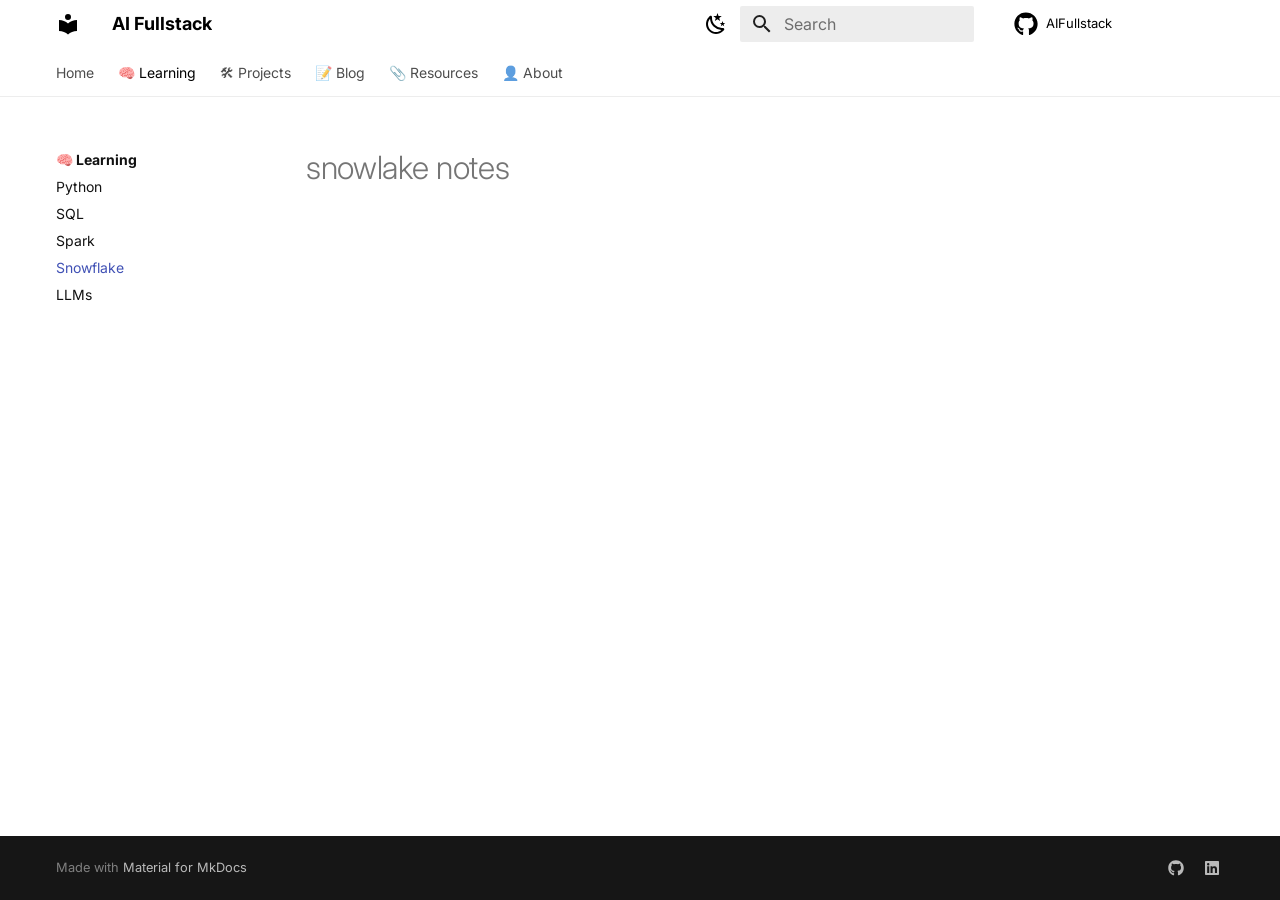
<file: learning/snowflake/index.html>
<!doctype html>
<html lang="en" class="no-js">
  <head>
    
      <meta charset="utf-8">
      <meta name="viewport" content="width=device-width,initial-scale=1">
      
        <meta name="description" content="Building AI Systems. Learning in Public. Sharing Everything.">
      
      
        <meta name="author" content="Your Name">
      
      
        <link rel="canonical" href="https://YOUR_GITHUB_USERNAME.github.io/AIFullstack/learning/snowflake/">
      
      
        <link rel="prev" href="../spark/">
      
      
        <link rel="next" href="../llms/">
      
      
        
      
      
      <link rel="icon" href="../../assets/images/favicon.png">
      <meta name="generator" content="mkdocs-1.6.1, mkdocs-material-9.7.6">
    
    
      
        <title>Snowflake - AI Fullstack</title>
      
    
    
      <link rel="stylesheet" href="../../assets/stylesheets/main.484c7ddc.min.css">
      
        
        <link rel="stylesheet" href="../../assets/stylesheets/palette.ab4e12ef.min.css">
      
      


    
    
      
    
    
      
        
        
        <link rel="preconnect" href="https://fonts.gstatic.com" crossorigin>
        <link rel="stylesheet" href="https://fonts.googleapis.com/css?family=Inter:300,300i,400,400i,700,700i%7CJetBrains+Mono:400,400i,700,700i&display=fallback">
        <style>:root{--md-text-font:"Inter";--md-code-font:"JetBrains Mono"}</style>
      
    
    
      <link rel="stylesheet" href="../../assets/extra.css">
    
    <script>__md_scope=new URL("../..",location),__md_hash=e=>[...e].reduce(((e,_)=>(e<<5)-e+_.charCodeAt(0)),0),__md_get=(e,_=localStorage,t=__md_scope)=>JSON.parse(_.getItem(t.pathname+"."+e)),__md_set=(e,_,t=localStorage,a=__md_scope)=>{try{t.setItem(a.pathname+"."+e,JSON.stringify(_))}catch(e){}}</script>
    
      

    
    
  </head>
  
  
    
    
      
    
    
    
    
    <body dir="ltr" data-md-color-scheme="default" data-md-color-primary="white" data-md-color-accent="indigo">
  
    
    <input class="md-toggle" data-md-toggle="drawer" type="checkbox" id="__drawer" autocomplete="off">
    <input class="md-toggle" data-md-toggle="search" type="checkbox" id="__search" autocomplete="off">
    <label class="md-overlay" for="__drawer"></label>
    <div data-md-component="skip">
      
        
        <a href="#snowlake-notes" class="md-skip">
          Skip to content
        </a>
      
    </div>
    <div data-md-component="announce">
      
    </div>
    
    
      

<header class="md-header" data-md-component="header">
  <nav class="md-header__inner md-grid" aria-label="Header">
    <a href="../.." title="AI Fullstack" class="md-header__button md-logo" aria-label="AI Fullstack" data-md-component="logo">
      
  
  <svg xmlns="http://www.w3.org/2000/svg" viewBox="0 0 24 24"><path d="M12 8a3 3 0 0 0 3-3 3 3 0 0 0-3-3 3 3 0 0 0-3 3 3 3 0 0 0 3 3m0 3.54C9.64 9.35 6.5 8 3 8v11c3.5 0 6.64 1.35 9 3.54 2.36-2.19 5.5-3.54 9-3.54V8c-3.5 0-6.64 1.35-9 3.54"/></svg>

    </a>
    <label class="md-header__button md-icon" for="__drawer">
      
      <svg xmlns="http://www.w3.org/2000/svg" viewBox="0 0 24 24"><path d="M3 6h18v2H3zm0 5h18v2H3zm0 5h18v2H3z"/></svg>
    </label>
    <div class="md-header__title" data-md-component="header-title">
      <div class="md-header__ellipsis">
        <div class="md-header__topic">
          <span class="md-ellipsis">
            AI Fullstack
          </span>
        </div>
        <div class="md-header__topic" data-md-component="header-topic">
          <span class="md-ellipsis">
            
              Snowflake
            
          </span>
        </div>
      </div>
    </div>
    
      
        <form class="md-header__option" data-md-component="palette">
  
    
    
    
    <input class="md-option" data-md-color-media="(prefers-color-scheme: light)" data-md-color-scheme="default" data-md-color-primary="white" data-md-color-accent="indigo"  aria-label="Switch to Dark Mode"  type="radio" name="__palette" id="__palette_0">
    
      <label class="md-header__button md-icon" title="Switch to Dark Mode" for="__palette_1" hidden>
        <svg xmlns="http://www.w3.org/2000/svg" viewBox="0 0 24 24"><path d="m17.75 4.09-2.53 1.94.91 3.06-2.63-1.81-2.63 1.81.91-3.06-2.53-1.94L12.44 4l1.06-3 1.06 3zm3.5 6.91-1.64 1.25.59 1.98-1.7-1.17-1.7 1.17.59-1.98L15.75 11l2.06-.05L18.5 9l.69 1.95zm-2.28 4.95c.83-.08 1.72 1.1 1.19 1.85-.32.45-.66.87-1.08 1.27C15.17 23 8.84 23 4.94 19.07c-3.91-3.9-3.91-10.24 0-14.14.4-.4.82-.76 1.27-1.08.75-.53 1.93.36 1.85 1.19-.27 2.86.69 5.83 2.89 8.02a9.96 9.96 0 0 0 8.02 2.89m-1.64 2.02a12.08 12.08 0 0 1-7.8-3.47c-2.17-2.19-3.33-5-3.49-7.82-2.81 3.14-2.7 7.96.31 10.98 3.02 3.01 7.84 3.12 10.98.31"/></svg>
      </label>
    
  
    
    
    
    <input class="md-option" data-md-color-media="(prefers-color-scheme: dark)" data-md-color-scheme="slate" data-md-color-primary="black" data-md-color-accent="indigo"  aria-label="Switch to Light Mode"  type="radio" name="__palette" id="__palette_1">
    
      <label class="md-header__button md-icon" title="Switch to Light Mode" for="__palette_0" hidden>
        <svg xmlns="http://www.w3.org/2000/svg" viewBox="0 0 24 24"><path d="M12 7a5 5 0 0 1 5 5 5 5 0 0 1-5 5 5 5 0 0 1-5-5 5 5 0 0 1 5-5m0 2a3 3 0 0 0-3 3 3 3 0 0 0 3 3 3 3 0 0 0 3-3 3 3 0 0 0-3-3m0-7 2.39 3.42C13.65 5.15 12.84 5 12 5s-1.65.15-2.39.42zM3.34 7l4.16-.35A7.2 7.2 0 0 0 5.94 8.5c-.44.74-.69 1.5-.83 2.29zm.02 10 1.76-3.77a7.131 7.131 0 0 0 2.38 4.14zM20.65 7l-1.77 3.79a7.02 7.02 0 0 0-2.38-4.15zm-.01 10-4.14.36c.59-.51 1.12-1.14 1.54-1.86.42-.73.69-1.5.83-2.29zM12 22l-2.41-3.44c.74.27 1.55.44 2.41.44.82 0 1.63-.17 2.37-.44z"/></svg>
      </label>
    
  
</form>
      
    
    
      <script>var palette=__md_get("__palette");if(palette&&palette.color){if("(prefers-color-scheme)"===palette.color.media){var media=matchMedia("(prefers-color-scheme: light)"),input=document.querySelector(media.matches?"[data-md-color-media='(prefers-color-scheme: light)']":"[data-md-color-media='(prefers-color-scheme: dark)']");palette.color.media=input.getAttribute("data-md-color-media"),palette.color.scheme=input.getAttribute("data-md-color-scheme"),palette.color.primary=input.getAttribute("data-md-color-primary"),palette.color.accent=input.getAttribute("data-md-color-accent")}for(var[key,value]of Object.entries(palette.color))document.body.setAttribute("data-md-color-"+key,value)}</script>
    
    
    
      
      
        <label class="md-header__button md-icon" for="__search">
          
          <svg xmlns="http://www.w3.org/2000/svg" viewBox="0 0 24 24"><path d="M9.5 3A6.5 6.5 0 0 1 16 9.5c0 1.61-.59 3.09-1.56 4.23l.27.27h.79l5 5-1.5 1.5-5-5v-.79l-.27-.27A6.52 6.52 0 0 1 9.5 16 6.5 6.5 0 0 1 3 9.5 6.5 6.5 0 0 1 9.5 3m0 2C7 5 5 7 5 9.5S7 14 9.5 14 14 12 14 9.5 12 5 9.5 5"/></svg>
        </label>
        <div class="md-search" data-md-component="search" role="dialog">
  <label class="md-search__overlay" for="__search"></label>
  <div class="md-search__inner" role="search">
    <form class="md-search__form" name="search">
      <input type="text" class="md-search__input" name="query" aria-label="Search" placeholder="Search" autocapitalize="off" autocorrect="off" autocomplete="off" spellcheck="false" data-md-component="search-query" required>
      <label class="md-search__icon md-icon" for="__search">
        
        <svg xmlns="http://www.w3.org/2000/svg" viewBox="0 0 24 24"><path d="M9.5 3A6.5 6.5 0 0 1 16 9.5c0 1.61-.59 3.09-1.56 4.23l.27.27h.79l5 5-1.5 1.5-5-5v-.79l-.27-.27A6.52 6.52 0 0 1 9.5 16 6.5 6.5 0 0 1 3 9.5 6.5 6.5 0 0 1 9.5 3m0 2C7 5 5 7 5 9.5S7 14 9.5 14 14 12 14 9.5 12 5 9.5 5"/></svg>
        
        <svg xmlns="http://www.w3.org/2000/svg" viewBox="0 0 24 24"><path d="M20 11v2H8l5.5 5.5-1.42 1.42L4.16 12l7.92-7.92L13.5 5.5 8 11z"/></svg>
      </label>
      <nav class="md-search__options" aria-label="Search">
        
        <button type="reset" class="md-search__icon md-icon" title="Clear" aria-label="Clear" tabindex="-1">
          
          <svg xmlns="http://www.w3.org/2000/svg" viewBox="0 0 24 24"><path d="M19 6.41 17.59 5 12 10.59 6.41 5 5 6.41 10.59 12 5 17.59 6.41 19 12 13.41 17.59 19 19 17.59 13.41 12z"/></svg>
        </button>
      </nav>
      
        <div class="md-search__suggest" data-md-component="search-suggest"></div>
      
    </form>
    <div class="md-search__output">
      <div class="md-search__scrollwrap" tabindex="0" data-md-scrollfix>
        <div class="md-search-result" data-md-component="search-result">
          <div class="md-search-result__meta">
            Initializing search
          </div>
          <ol class="md-search-result__list" role="presentation"></ol>
        </div>
      </div>
    </div>
  </div>
</div>
      
    
    
      <div class="md-header__source">
        <a href="https://github.com/YOUR_GITHUB_USERNAME/AIFullstack" title="Go to repository" class="md-source" data-md-component="source">
  <div class="md-source__icon md-icon">
    
    <svg xmlns="http://www.w3.org/2000/svg" viewBox="0 0 512 512"><!--! Font Awesome Free 7.1.0 by @fontawesome - https://fontawesome.com License - https://fontawesome.com/license/free (Icons: CC BY 4.0, Fonts: SIL OFL 1.1, Code: MIT License) Copyright 2025 Fonticons, Inc.--><path d="M173.9 397.4c0 2-2.3 3.6-5.2 3.6-3.3.3-5.6-1.3-5.6-3.6 0-2 2.3-3.6 5.2-3.6 3-.3 5.6 1.3 5.6 3.6m-31.1-4.5c-.7 2 1.3 4.3 4.3 4.9 2.6 1 5.6 0 6.2-2s-1.3-4.3-4.3-5.2c-2.6-.7-5.5.3-6.2 2.3m44.2-1.7c-2.9.7-4.9 2.6-4.6 4.9.3 2 2.9 3.3 5.9 2.6 2.9-.7 4.9-2.6 4.6-4.6-.3-1.9-3-3.2-5.9-2.9M252.8 8C114.1 8 8 113.3 8 252c0 110.9 69.8 205.8 169.5 239.2 12.8 2.3 17.3-5.6 17.3-12.1 0-6.2-.3-40.4-.3-61.4 0 0-70 15-84.7-29.8 0 0-11.4-29.1-27.8-36.6 0 0-22.9-15.7 1.6-15.4 0 0 24.9 2 38.6 25.8 21.9 38.6 58.6 27.5 72.9 20.9 2.3-16 8.8-27.1 16-33.7-55.9-6.2-112.3-14.3-112.3-110.5 0-27.5 7.6-41.3 23.6-58.9-2.6-6.5-11.1-33.3 2.6-67.9 20.9-6.5 69 27 69 27 20-5.6 41.5-8.5 62.8-8.5s42.8 2.9 62.8 8.5c0 0 48.1-33.6 69-27 13.7 34.7 5.2 61.4 2.6 67.9 16 17.7 25.8 31.5 25.8 58.9 0 96.5-58.9 104.2-114.8 110.5 9.2 7.9 17 22.9 17 46.4 0 33.7-.3 75.4-.3 83.6 0 6.5 4.6 14.4 17.3 12.1C436.2 457.8 504 362.9 504 252 504 113.3 391.5 8 252.8 8M105.2 352.9c-1.3 1-1 3.3.7 5.2 1.6 1.6 3.9 2.3 5.2 1 1.3-1 1-3.3-.7-5.2-1.6-1.6-3.9-2.3-5.2-1m-10.8-8.1c-.7 1.3.3 2.9 2.3 3.9 1.6 1 3.6.7 4.3-.7.7-1.3-.3-2.9-2.3-3.9-2-.6-3.6-.3-4.3.7m32.4 35.6c-1.6 1.3-1 4.3 1.3 6.2 2.3 2.3 5.2 2.6 6.5 1 1.3-1.3.7-4.3-1.3-6.2-2.2-2.3-5.2-2.6-6.5-1m-11.4-14.7c-1.6 1-1.6 3.6 0 5.9s4.3 3.3 5.6 2.3c1.6-1.3 1.6-3.9 0-6.2-1.4-2.3-4-3.3-5.6-2"/></svg>
  </div>
  <div class="md-source__repository">
    AIFullstack
  </div>
</a>
      </div>
    
  </nav>
  
</header>
    
    <div class="md-container" data-md-component="container">
      
      
        
          
            
<nav class="md-tabs" aria-label="Tabs" data-md-component="tabs">
  <div class="md-grid">
    <ul class="md-tabs__list">
      
        
  
  
  
  
    <li class="md-tabs__item">
      <a href="../.." class="md-tabs__link">
        
  
  
    
  
  Home

      </a>
    </li>
  

      
        
  
  
  
    
  
  
    
    
      <li class="md-tabs__item md-tabs__item--active">
        <a href="../" class="md-tabs__link">
          
  
  
    
  
  🧠 Learning

        </a>
      </li>
    
  

      
        
  
  
  
  
    
    
      <li class="md-tabs__item">
        <a href="../../projects/" class="md-tabs__link">
          
  
  
    
  
  🛠 Projects

        </a>
      </li>
    
  

      
        
  
  
  
  
    <li class="md-tabs__item">
      <a href="../../blog/" class="md-tabs__link">
        
  
  
    
  
  📝 Blog

      </a>
    </li>
  

      
        
  
  
  
  
    <li class="md-tabs__item">
      <a href="../../resources/" class="md-tabs__link">
        
  
  
    
  
  📎 Resources

      </a>
    </li>
  

      
        
  
  
  
  
    <li class="md-tabs__item">
      <a href="../../about/" class="md-tabs__link">
        
  
  
    
  
  👤 About

      </a>
    </li>
  

      
    </ul>
  </div>
</nav>
          
        
      
      <main class="md-main" data-md-component="main">
        <div class="md-main__inner md-grid">
          
            
              
              <div class="md-sidebar md-sidebar--primary" data-md-component="sidebar" data-md-type="navigation" >
                <div class="md-sidebar__scrollwrap">
                  <div class="md-sidebar__inner">
                    


  


<nav class="md-nav md-nav--primary md-nav--lifted" aria-label="Navigation" data-md-level="0">
  <label class="md-nav__title" for="__drawer">
    <a href="../.." title="AI Fullstack" class="md-nav__button md-logo" aria-label="AI Fullstack" data-md-component="logo">
      
  
  <svg xmlns="http://www.w3.org/2000/svg" viewBox="0 0 24 24"><path d="M12 8a3 3 0 0 0 3-3 3 3 0 0 0-3-3 3 3 0 0 0-3 3 3 3 0 0 0 3 3m0 3.54C9.64 9.35 6.5 8 3 8v11c3.5 0 6.64 1.35 9 3.54 2.36-2.19 5.5-3.54 9-3.54V8c-3.5 0-6.64 1.35-9 3.54"/></svg>

    </a>
    AI Fullstack
  </label>
  
    <div class="md-nav__source">
      <a href="https://github.com/YOUR_GITHUB_USERNAME/AIFullstack" title="Go to repository" class="md-source" data-md-component="source">
  <div class="md-source__icon md-icon">
    
    <svg xmlns="http://www.w3.org/2000/svg" viewBox="0 0 512 512"><!--! Font Awesome Free 7.1.0 by @fontawesome - https://fontawesome.com License - https://fontawesome.com/license/free (Icons: CC BY 4.0, Fonts: SIL OFL 1.1, Code: MIT License) Copyright 2025 Fonticons, Inc.--><path d="M173.9 397.4c0 2-2.3 3.6-5.2 3.6-3.3.3-5.6-1.3-5.6-3.6 0-2 2.3-3.6 5.2-3.6 3-.3 5.6 1.3 5.6 3.6m-31.1-4.5c-.7 2 1.3 4.3 4.3 4.9 2.6 1 5.6 0 6.2-2s-1.3-4.3-4.3-5.2c-2.6-.7-5.5.3-6.2 2.3m44.2-1.7c-2.9.7-4.9 2.6-4.6 4.9.3 2 2.9 3.3 5.9 2.6 2.9-.7 4.9-2.6 4.6-4.6-.3-1.9-3-3.2-5.9-2.9M252.8 8C114.1 8 8 113.3 8 252c0 110.9 69.8 205.8 169.5 239.2 12.8 2.3 17.3-5.6 17.3-12.1 0-6.2-.3-40.4-.3-61.4 0 0-70 15-84.7-29.8 0 0-11.4-29.1-27.8-36.6 0 0-22.9-15.7 1.6-15.4 0 0 24.9 2 38.6 25.8 21.9 38.6 58.6 27.5 72.9 20.9 2.3-16 8.8-27.1 16-33.7-55.9-6.2-112.3-14.3-112.3-110.5 0-27.5 7.6-41.3 23.6-58.9-2.6-6.5-11.1-33.3 2.6-67.9 20.9-6.5 69 27 69 27 20-5.6 41.5-8.5 62.8-8.5s42.8 2.9 62.8 8.5c0 0 48.1-33.6 69-27 13.7 34.7 5.2 61.4 2.6 67.9 16 17.7 25.8 31.5 25.8 58.9 0 96.5-58.9 104.2-114.8 110.5 9.2 7.9 17 22.9 17 46.4 0 33.7-.3 75.4-.3 83.6 0 6.5 4.6 14.4 17.3 12.1C436.2 457.8 504 362.9 504 252 504 113.3 391.5 8 252.8 8M105.2 352.9c-1.3 1-1 3.3.7 5.2 1.6 1.6 3.9 2.3 5.2 1 1.3-1 1-3.3-.7-5.2-1.6-1.6-3.9-2.3-5.2-1m-10.8-8.1c-.7 1.3.3 2.9 2.3 3.9 1.6 1 3.6.7 4.3-.7.7-1.3-.3-2.9-2.3-3.9-2-.6-3.6-.3-4.3.7m32.4 35.6c-1.6 1.3-1 4.3 1.3 6.2 2.3 2.3 5.2 2.6 6.5 1 1.3-1.3.7-4.3-1.3-6.2-2.2-2.3-5.2-2.6-6.5-1m-11.4-14.7c-1.6 1-1.6 3.6 0 5.9s4.3 3.3 5.6 2.3c1.6-1.3 1.6-3.9 0-6.2-1.4-2.3-4-3.3-5.6-2"/></svg>
  </div>
  <div class="md-source__repository">
    AIFullstack
  </div>
</a>
    </div>
  
  <ul class="md-nav__list" data-md-scrollfix>
    
      
      
  
  
  
  
    <li class="md-nav__item">
      <a href="../.." class="md-nav__link">
        
  
  
  <span class="md-ellipsis">
    
  
    Home
  

    
  </span>
  
  

      </a>
    </li>
  

    
      
      
  
  
    
  
  
  
    
    
      
        
          
        
      
        
      
        
      
        
      
        
      
        
      
    
    
    
      
        
        
      
      
        
      
    
    
    <li class="md-nav__item md-nav__item--active md-nav__item--section md-nav__item--nested">
      
        
        
        <input class="md-nav__toggle md-toggle " type="checkbox" id="__nav_2" checked>
        
          
          <div class="md-nav__link md-nav__container">
            <a href="../" class="md-nav__link ">
              
  
  
  <span class="md-ellipsis">
    
  
    🧠 Learning
  

    
  </span>
  
  

            </a>
            
              
              <label class="md-nav__link " for="__nav_2" id="__nav_2_label" tabindex="">
                <span class="md-nav__icon md-icon"></span>
              </label>
            
          </div>
        
        <nav class="md-nav" data-md-level="1" aria-labelledby="__nav_2_label" aria-expanded="true">
          <label class="md-nav__title" for="__nav_2">
            <span class="md-nav__icon md-icon"></span>
            
  
    🧠 Learning
  

          </label>
          <ul class="md-nav__list" data-md-scrollfix>
            
              
            
              
                
  
  
  
  
    <li class="md-nav__item">
      <a href="../python/" class="md-nav__link">
        
  
  
  <span class="md-ellipsis">
    
  
    Python
  

    
  </span>
  
  

      </a>
    </li>
  

              
            
              
                
  
  
  
  
    <li class="md-nav__item">
      <a href="../sql/" class="md-nav__link">
        
  
  
  <span class="md-ellipsis">
    
  
    SQL
  

    
  </span>
  
  

      </a>
    </li>
  

              
            
              
                
  
  
  
  
    <li class="md-nav__item">
      <a href="../spark/" class="md-nav__link">
        
  
  
  <span class="md-ellipsis">
    
  
    Spark
  

    
  </span>
  
  

      </a>
    </li>
  

              
            
              
                
  
  
    
  
  
  
    <li class="md-nav__item md-nav__item--active">
      
      <input class="md-nav__toggle md-toggle" type="checkbox" id="__toc">
      
      
        
      
      
      <a href="./" class="md-nav__link md-nav__link--active">
        
  
  
  <span class="md-ellipsis">
    
  
    Snowflake
  

    
  </span>
  
  

      </a>
      
    </li>
  

              
            
              
                
  
  
  
  
    <li class="md-nav__item">
      <a href="../llms/" class="md-nav__link">
        
  
  
  <span class="md-ellipsis">
    
  
    LLMs
  

    
  </span>
  
  

      </a>
    </li>
  

              
            
          </ul>
        </nav>
      
    </li>
  

    
      
      
  
  
  
  
    
    
      
        
          
        
      
        
      
        
      
    
    
    
      
      
        
      
    
    
    <li class="md-nav__item md-nav__item--nested">
      
        
        
          
        
        <input class="md-nav__toggle md-toggle md-toggle--indeterminate" type="checkbox" id="__nav_3" >
        
          
          <div class="md-nav__link md-nav__container">
            <a href="../../projects/" class="md-nav__link ">
              
  
  
  <span class="md-ellipsis">
    
  
    🛠 Projects
  

    
  </span>
  
  

            </a>
            
              
              <label class="md-nav__link " for="__nav_3" id="__nav_3_label" tabindex="0">
                <span class="md-nav__icon md-icon"></span>
              </label>
            
          </div>
        
        <nav class="md-nav" data-md-level="1" aria-labelledby="__nav_3_label" aria-expanded="false">
          <label class="md-nav__title" for="__nav_3">
            <span class="md-nav__icon md-icon"></span>
            
  
    🛠 Projects
  

          </label>
          <ul class="md-nav__list" data-md-scrollfix>
            
              
            
              
                
  
  
  
  
    <li class="md-nav__item">
      <a href="../../projects/spotify/" class="md-nav__link">
        
  
  
  <span class="md-ellipsis">
    
  
    Spotify ETL
  

    
  </span>
  
  

      </a>
    </li>
  

              
            
              
                
  
  
  
  
    <li class="md-nav__item">
      <a href="../../projects/ai-agent/" class="md-nav__link">
        
  
  
  <span class="md-ellipsis">
    
  
    AI Agent
  

    
  </span>
  
  

      </a>
    </li>
  

              
            
          </ul>
        </nav>
      
    </li>
  

    
      
      
  
  
  
  
    <li class="md-nav__item">
      <a href="../../blog/" class="md-nav__link">
        
  
  
  <span class="md-ellipsis">
    
  
    📝 Blog
  

    
  </span>
  
  

      </a>
    </li>
  

    
      
      
  
  
  
  
    <li class="md-nav__item">
      <a href="../../resources/" class="md-nav__link">
        
  
  
  <span class="md-ellipsis">
    
  
    📎 Resources
  

    
  </span>
  
  

      </a>
    </li>
  

    
      
      
  
  
  
  
    <li class="md-nav__item">
      <a href="../../about/" class="md-nav__link">
        
  
  
  <span class="md-ellipsis">
    
  
    👤 About
  

    
  </span>
  
  

      </a>
    </li>
  

    
  </ul>
</nav>
                  </div>
                </div>
              </div>
            
            
              
              <div class="md-sidebar md-sidebar--secondary" data-md-component="sidebar" data-md-type="toc" >
                <div class="md-sidebar__scrollwrap">
                  <div class="md-sidebar__inner">
                    

<nav class="md-nav md-nav--secondary" aria-label="Table of contents">
  
  
  
    
  
  
</nav>
                  </div>
                </div>
              </div>
            
          
          
            <div class="md-content" data-md-component="content">
              
              <article class="md-content__inner md-typeset">
                
                  


  
  


<h1 id="snowlake-notes">snowlake notes<a class="headerlink" href="#snowlake-notes" title="Permanent link">&para;</a></h1>












                
              </article>
            </div>
          
          
  <script>var tabs=__md_get("__tabs");if(Array.isArray(tabs))e:for(var set of document.querySelectorAll(".tabbed-set")){var labels=set.querySelector(".tabbed-labels");for(var tab of tabs)for(var label of labels.getElementsByTagName("label"))if(label.innerText.trim()===tab){var input=document.getElementById(label.htmlFor);input.checked=!0;continue e}}</script>

<script>var target=document.getElementById(location.hash.slice(1));target&&target.name&&(target.checked=target.name.startsWith("__tabbed_"))</script>
        </div>
        
          <button type="button" class="md-top md-icon" data-md-component="top" hidden>
  
  <svg xmlns="http://www.w3.org/2000/svg" viewBox="0 0 24 24"><path d="M13 20h-2V8l-5.5 5.5-1.42-1.42L12 4.16l7.92 7.92-1.42 1.42L13 8z"/></svg>
  Back to top
</button>
        
      </main>
      
        <footer class="md-footer">
  
  <div class="md-footer-meta md-typeset">
    <div class="md-footer-meta__inner md-grid">
      <div class="md-copyright">
  
  
    Made with
    <a href="https://squidfunk.github.io/mkdocs-material/" target="_blank" rel="noopener">
      Material for MkDocs
    </a>
  
</div>
      
        
<div class="md-social">
  
    
    
    
    
    <a href="https://github.com/YOUR_GITHUB_USERNAME" target="_blank" rel="noopener" title="GitHub" class="md-social__link">
      <svg xmlns="http://www.w3.org/2000/svg" viewBox="0 0 512 512"><!--! Font Awesome Free 7.1.0 by @fontawesome - https://fontawesome.com License - https://fontawesome.com/license/free (Icons: CC BY 4.0, Fonts: SIL OFL 1.1, Code: MIT License) Copyright 2025 Fonticons, Inc.--><path d="M173.9 397.4c0 2-2.3 3.6-5.2 3.6-3.3.3-5.6-1.3-5.6-3.6 0-2 2.3-3.6 5.2-3.6 3-.3 5.6 1.3 5.6 3.6m-31.1-4.5c-.7 2 1.3 4.3 4.3 4.9 2.6 1 5.6 0 6.2-2s-1.3-4.3-4.3-5.2c-2.6-.7-5.5.3-6.2 2.3m44.2-1.7c-2.9.7-4.9 2.6-4.6 4.9.3 2 2.9 3.3 5.9 2.6 2.9-.7 4.9-2.6 4.6-4.6-.3-1.9-3-3.2-5.9-2.9M252.8 8C114.1 8 8 113.3 8 252c0 110.9 69.8 205.8 169.5 239.2 12.8 2.3 17.3-5.6 17.3-12.1 0-6.2-.3-40.4-.3-61.4 0 0-70 15-84.7-29.8 0 0-11.4-29.1-27.8-36.6 0 0-22.9-15.7 1.6-15.4 0 0 24.9 2 38.6 25.8 21.9 38.6 58.6 27.5 72.9 20.9 2.3-16 8.8-27.1 16-33.7-55.9-6.2-112.3-14.3-112.3-110.5 0-27.5 7.6-41.3 23.6-58.9-2.6-6.5-11.1-33.3 2.6-67.9 20.9-6.5 69 27 69 27 20-5.6 41.5-8.5 62.8-8.5s42.8 2.9 62.8 8.5c0 0 48.1-33.6 69-27 13.7 34.7 5.2 61.4 2.6 67.9 16 17.7 25.8 31.5 25.8 58.9 0 96.5-58.9 104.2-114.8 110.5 9.2 7.9 17 22.9 17 46.4 0 33.7-.3 75.4-.3 83.6 0 6.5 4.6 14.4 17.3 12.1C436.2 457.8 504 362.9 504 252 504 113.3 391.5 8 252.8 8M105.2 352.9c-1.3 1-1 3.3.7 5.2 1.6 1.6 3.9 2.3 5.2 1 1.3-1 1-3.3-.7-5.2-1.6-1.6-3.9-2.3-5.2-1m-10.8-8.1c-.7 1.3.3 2.9 2.3 3.9 1.6 1 3.6.7 4.3-.7.7-1.3-.3-2.9-2.3-3.9-2-.6-3.6-.3-4.3.7m32.4 35.6c-1.6 1.3-1 4.3 1.3 6.2 2.3 2.3 5.2 2.6 6.5 1 1.3-1.3.7-4.3-1.3-6.2-2.2-2.3-5.2-2.6-6.5-1m-11.4-14.7c-1.6 1-1.6 3.6 0 5.9s4.3 3.3 5.6 2.3c1.6-1.3 1.6-3.9 0-6.2-1.4-2.3-4-3.3-5.6-2"/></svg>
    </a>
  
    
    
    
    
    <a href="https://linkedin.com/in/YOUR_LINKEDIN_USERNAME" target="_blank" rel="noopener" title="LinkedIn" class="md-social__link">
      <svg xmlns="http://www.w3.org/2000/svg" viewBox="0 0 448 512"><!--! Font Awesome Free 7.1.0 by @fontawesome - https://fontawesome.com License - https://fontawesome.com/license/free (Icons: CC BY 4.0, Fonts: SIL OFL 1.1, Code: MIT License) Copyright 2025 Fonticons, Inc.--><path d="M416 32H31.9C14.3 32 0 46.5 0 64.3v383.4C0 465.5 14.3 480 31.9 480H416c17.6 0 32-14.5 32-32.3V64.3c0-17.8-14.4-32.3-32-32.3M135.4 416H69V202.2h66.5V416zM102.2 96a38.5 38.5 0 1 1 0 77 38.5 38.5 0 1 1 0-77m282.1 320h-66.4V312c0-24.8-.5-56.7-34.5-56.7-34.6 0-39.9 27-39.9 54.9V416h-66.4V202.2h63.7v29.2h.9c8.9-16.8 30.6-34.5 62.9-34.5 67.2 0 79.7 44.3 79.7 101.9z"/></svg>
    </a>
  
</div>
      
    </div>
  </div>
</footer>
      
    </div>
    <div class="md-dialog" data-md-component="dialog">
      <div class="md-dialog__inner md-typeset"></div>
    </div>
    
    
    
      
      
      <script id="__config" type="application/json">{"annotate": null, "base": "../..", "features": ["navigation.instant", "navigation.tracking", "navigation.tabs", "navigation.sections", "navigation.expand", "navigation.top", "navigation.indexes", "search.highlight", "search.suggest", "content.code.copy", "content.code.annotate", "content.tabs.link"], "search": "../../assets/javascripts/workers/search.2c215733.min.js", "tags": null, "translations": {"clipboard.copied": "Copied to clipboard", "clipboard.copy": "Copy to clipboard", "search.result.more.one": "1 more on this page", "search.result.more.other": "# more on this page", "search.result.none": "No matching documents", "search.result.one": "1 matching document", "search.result.other": "# matching documents", "search.result.placeholder": "Type to start searching", "search.result.term.missing": "Missing", "select.version": "Select version"}, "version": null}</script>
    
    
      <script src="../../assets/javascripts/bundle.79ae519e.min.js"></script>
      
    
  </body>
</html>
</file>
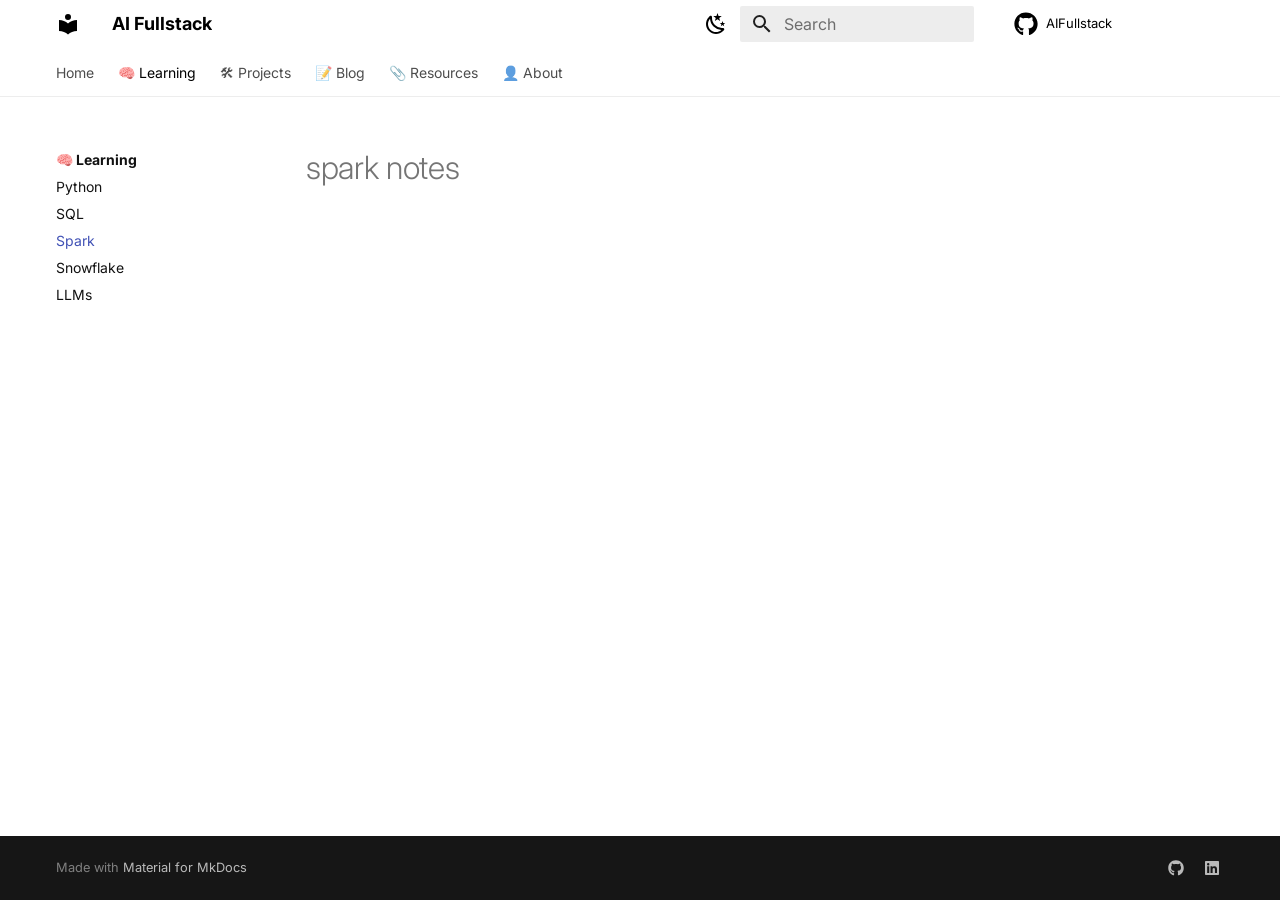
<file: learning/spark/index.html>
<!doctype html>
<html lang="en" class="no-js">
  <head>
    
      <meta charset="utf-8">
      <meta name="viewport" content="width=device-width,initial-scale=1">
      
        <meta name="description" content="Building AI Systems. Learning in Public. Sharing Everything.">
      
      
        <meta name="author" content="Your Name">
      
      
        <link rel="canonical" href="https://YOUR_GITHUB_USERNAME.github.io/AIFullstack/learning/spark/">
      
      
        <link rel="prev" href="../sql/">
      
      
        <link rel="next" href="../snowflake/">
      
      
        
      
      
      <link rel="icon" href="../../assets/images/favicon.png">
      <meta name="generator" content="mkdocs-1.6.1, mkdocs-material-9.7.6">
    
    
      
        <title>Spark - AI Fullstack</title>
      
    
    
      <link rel="stylesheet" href="../../assets/stylesheets/main.484c7ddc.min.css">
      
        
        <link rel="stylesheet" href="../../assets/stylesheets/palette.ab4e12ef.min.css">
      
      


    
    
      
    
    
      
        
        
        <link rel="preconnect" href="https://fonts.gstatic.com" crossorigin>
        <link rel="stylesheet" href="https://fonts.googleapis.com/css?family=Inter:300,300i,400,400i,700,700i%7CJetBrains+Mono:400,400i,700,700i&display=fallback">
        <style>:root{--md-text-font:"Inter";--md-code-font:"JetBrains Mono"}</style>
      
    
    
      <link rel="stylesheet" href="../../assets/extra.css">
    
    <script>__md_scope=new URL("../..",location),__md_hash=e=>[...e].reduce(((e,_)=>(e<<5)-e+_.charCodeAt(0)),0),__md_get=(e,_=localStorage,t=__md_scope)=>JSON.parse(_.getItem(t.pathname+"."+e)),__md_set=(e,_,t=localStorage,a=__md_scope)=>{try{t.setItem(a.pathname+"."+e,JSON.stringify(_))}catch(e){}}</script>
    
      

    
    
  </head>
  
  
    
    
      
    
    
    
    
    <body dir="ltr" data-md-color-scheme="default" data-md-color-primary="white" data-md-color-accent="indigo">
  
    
    <input class="md-toggle" data-md-toggle="drawer" type="checkbox" id="__drawer" autocomplete="off">
    <input class="md-toggle" data-md-toggle="search" type="checkbox" id="__search" autocomplete="off">
    <label class="md-overlay" for="__drawer"></label>
    <div data-md-component="skip">
      
        
        <a href="#spark-notes" class="md-skip">
          Skip to content
        </a>
      
    </div>
    <div data-md-component="announce">
      
    </div>
    
    
      

<header class="md-header" data-md-component="header">
  <nav class="md-header__inner md-grid" aria-label="Header">
    <a href="../.." title="AI Fullstack" class="md-header__button md-logo" aria-label="AI Fullstack" data-md-component="logo">
      
  
  <svg xmlns="http://www.w3.org/2000/svg" viewBox="0 0 24 24"><path d="M12 8a3 3 0 0 0 3-3 3 3 0 0 0-3-3 3 3 0 0 0-3 3 3 3 0 0 0 3 3m0 3.54C9.64 9.35 6.5 8 3 8v11c3.5 0 6.64 1.35 9 3.54 2.36-2.19 5.5-3.54 9-3.54V8c-3.5 0-6.64 1.35-9 3.54"/></svg>

    </a>
    <label class="md-header__button md-icon" for="__drawer">
      
      <svg xmlns="http://www.w3.org/2000/svg" viewBox="0 0 24 24"><path d="M3 6h18v2H3zm0 5h18v2H3zm0 5h18v2H3z"/></svg>
    </label>
    <div class="md-header__title" data-md-component="header-title">
      <div class="md-header__ellipsis">
        <div class="md-header__topic">
          <span class="md-ellipsis">
            AI Fullstack
          </span>
        </div>
        <div class="md-header__topic" data-md-component="header-topic">
          <span class="md-ellipsis">
            
              Spark
            
          </span>
        </div>
      </div>
    </div>
    
      
        <form class="md-header__option" data-md-component="palette">
  
    
    
    
    <input class="md-option" data-md-color-media="(prefers-color-scheme: light)" data-md-color-scheme="default" data-md-color-primary="white" data-md-color-accent="indigo"  aria-label="Switch to Dark Mode"  type="radio" name="__palette" id="__palette_0">
    
      <label class="md-header__button md-icon" title="Switch to Dark Mode" for="__palette_1" hidden>
        <svg xmlns="http://www.w3.org/2000/svg" viewBox="0 0 24 24"><path d="m17.75 4.09-2.53 1.94.91 3.06-2.63-1.81-2.63 1.81.91-3.06-2.53-1.94L12.44 4l1.06-3 1.06 3zm3.5 6.91-1.64 1.25.59 1.98-1.7-1.17-1.7 1.17.59-1.98L15.75 11l2.06-.05L18.5 9l.69 1.95zm-2.28 4.95c.83-.08 1.72 1.1 1.19 1.85-.32.45-.66.87-1.08 1.27C15.17 23 8.84 23 4.94 19.07c-3.91-3.9-3.91-10.24 0-14.14.4-.4.82-.76 1.27-1.08.75-.53 1.93.36 1.85 1.19-.27 2.86.69 5.83 2.89 8.02a9.96 9.96 0 0 0 8.02 2.89m-1.64 2.02a12.08 12.08 0 0 1-7.8-3.47c-2.17-2.19-3.33-5-3.49-7.82-2.81 3.14-2.7 7.96.31 10.98 3.02 3.01 7.84 3.12 10.98.31"/></svg>
      </label>
    
  
    
    
    
    <input class="md-option" data-md-color-media="(prefers-color-scheme: dark)" data-md-color-scheme="slate" data-md-color-primary="black" data-md-color-accent="indigo"  aria-label="Switch to Light Mode"  type="radio" name="__palette" id="__palette_1">
    
      <label class="md-header__button md-icon" title="Switch to Light Mode" for="__palette_0" hidden>
        <svg xmlns="http://www.w3.org/2000/svg" viewBox="0 0 24 24"><path d="M12 7a5 5 0 0 1 5 5 5 5 0 0 1-5 5 5 5 0 0 1-5-5 5 5 0 0 1 5-5m0 2a3 3 0 0 0-3 3 3 3 0 0 0 3 3 3 3 0 0 0 3-3 3 3 0 0 0-3-3m0-7 2.39 3.42C13.65 5.15 12.84 5 12 5s-1.65.15-2.39.42zM3.34 7l4.16-.35A7.2 7.2 0 0 0 5.94 8.5c-.44.74-.69 1.5-.83 2.29zm.02 10 1.76-3.77a7.131 7.131 0 0 0 2.38 4.14zM20.65 7l-1.77 3.79a7.02 7.02 0 0 0-2.38-4.15zm-.01 10-4.14.36c.59-.51 1.12-1.14 1.54-1.86.42-.73.69-1.5.83-2.29zM12 22l-2.41-3.44c.74.27 1.55.44 2.41.44.82 0 1.63-.17 2.37-.44z"/></svg>
      </label>
    
  
</form>
      
    
    
      <script>var palette=__md_get("__palette");if(palette&&palette.color){if("(prefers-color-scheme)"===palette.color.media){var media=matchMedia("(prefers-color-scheme: light)"),input=document.querySelector(media.matches?"[data-md-color-media='(prefers-color-scheme: light)']":"[data-md-color-media='(prefers-color-scheme: dark)']");palette.color.media=input.getAttribute("data-md-color-media"),palette.color.scheme=input.getAttribute("data-md-color-scheme"),palette.color.primary=input.getAttribute("data-md-color-primary"),palette.color.accent=input.getAttribute("data-md-color-accent")}for(var[key,value]of Object.entries(palette.color))document.body.setAttribute("data-md-color-"+key,value)}</script>
    
    
    
      
      
        <label class="md-header__button md-icon" for="__search">
          
          <svg xmlns="http://www.w3.org/2000/svg" viewBox="0 0 24 24"><path d="M9.5 3A6.5 6.5 0 0 1 16 9.5c0 1.61-.59 3.09-1.56 4.23l.27.27h.79l5 5-1.5 1.5-5-5v-.79l-.27-.27A6.52 6.52 0 0 1 9.5 16 6.5 6.5 0 0 1 3 9.5 6.5 6.5 0 0 1 9.5 3m0 2C7 5 5 7 5 9.5S7 14 9.5 14 14 12 14 9.5 12 5 9.5 5"/></svg>
        </label>
        <div class="md-search" data-md-component="search" role="dialog">
  <label class="md-search__overlay" for="__search"></label>
  <div class="md-search__inner" role="search">
    <form class="md-search__form" name="search">
      <input type="text" class="md-search__input" name="query" aria-label="Search" placeholder="Search" autocapitalize="off" autocorrect="off" autocomplete="off" spellcheck="false" data-md-component="search-query" required>
      <label class="md-search__icon md-icon" for="__search">
        
        <svg xmlns="http://www.w3.org/2000/svg" viewBox="0 0 24 24"><path d="M9.5 3A6.5 6.5 0 0 1 16 9.5c0 1.61-.59 3.09-1.56 4.23l.27.27h.79l5 5-1.5 1.5-5-5v-.79l-.27-.27A6.52 6.52 0 0 1 9.5 16 6.5 6.5 0 0 1 3 9.5 6.5 6.5 0 0 1 9.5 3m0 2C7 5 5 7 5 9.5S7 14 9.5 14 14 12 14 9.5 12 5 9.5 5"/></svg>
        
        <svg xmlns="http://www.w3.org/2000/svg" viewBox="0 0 24 24"><path d="M20 11v2H8l5.5 5.5-1.42 1.42L4.16 12l7.92-7.92L13.5 5.5 8 11z"/></svg>
      </label>
      <nav class="md-search__options" aria-label="Search">
        
        <button type="reset" class="md-search__icon md-icon" title="Clear" aria-label="Clear" tabindex="-1">
          
          <svg xmlns="http://www.w3.org/2000/svg" viewBox="0 0 24 24"><path d="M19 6.41 17.59 5 12 10.59 6.41 5 5 6.41 10.59 12 5 17.59 6.41 19 12 13.41 17.59 19 19 17.59 13.41 12z"/></svg>
        </button>
      </nav>
      
        <div class="md-search__suggest" data-md-component="search-suggest"></div>
      
    </form>
    <div class="md-search__output">
      <div class="md-search__scrollwrap" tabindex="0" data-md-scrollfix>
        <div class="md-search-result" data-md-component="search-result">
          <div class="md-search-result__meta">
            Initializing search
          </div>
          <ol class="md-search-result__list" role="presentation"></ol>
        </div>
      </div>
    </div>
  </div>
</div>
      
    
    
      <div class="md-header__source">
        <a href="https://github.com/YOUR_GITHUB_USERNAME/AIFullstack" title="Go to repository" class="md-source" data-md-component="source">
  <div class="md-source__icon md-icon">
    
    <svg xmlns="http://www.w3.org/2000/svg" viewBox="0 0 512 512"><!--! Font Awesome Free 7.1.0 by @fontawesome - https://fontawesome.com License - https://fontawesome.com/license/free (Icons: CC BY 4.0, Fonts: SIL OFL 1.1, Code: MIT License) Copyright 2025 Fonticons, Inc.--><path d="M173.9 397.4c0 2-2.3 3.6-5.2 3.6-3.3.3-5.6-1.3-5.6-3.6 0-2 2.3-3.6 5.2-3.6 3-.3 5.6 1.3 5.6 3.6m-31.1-4.5c-.7 2 1.3 4.3 4.3 4.9 2.6 1 5.6 0 6.2-2s-1.3-4.3-4.3-5.2c-2.6-.7-5.5.3-6.2 2.3m44.2-1.7c-2.9.7-4.9 2.6-4.6 4.9.3 2 2.9 3.3 5.9 2.6 2.9-.7 4.9-2.6 4.6-4.6-.3-1.9-3-3.2-5.9-2.9M252.8 8C114.1 8 8 113.3 8 252c0 110.9 69.8 205.8 169.5 239.2 12.8 2.3 17.3-5.6 17.3-12.1 0-6.2-.3-40.4-.3-61.4 0 0-70 15-84.7-29.8 0 0-11.4-29.1-27.8-36.6 0 0-22.9-15.7 1.6-15.4 0 0 24.9 2 38.6 25.8 21.9 38.6 58.6 27.5 72.9 20.9 2.3-16 8.8-27.1 16-33.7-55.9-6.2-112.3-14.3-112.3-110.5 0-27.5 7.6-41.3 23.6-58.9-2.6-6.5-11.1-33.3 2.6-67.9 20.9-6.5 69 27 69 27 20-5.6 41.5-8.5 62.8-8.5s42.8 2.9 62.8 8.5c0 0 48.1-33.6 69-27 13.7 34.7 5.2 61.4 2.6 67.9 16 17.7 25.8 31.5 25.8 58.9 0 96.5-58.9 104.2-114.8 110.5 9.2 7.9 17 22.9 17 46.4 0 33.7-.3 75.4-.3 83.6 0 6.5 4.6 14.4 17.3 12.1C436.2 457.8 504 362.9 504 252 504 113.3 391.5 8 252.8 8M105.2 352.9c-1.3 1-1 3.3.7 5.2 1.6 1.6 3.9 2.3 5.2 1 1.3-1 1-3.3-.7-5.2-1.6-1.6-3.9-2.3-5.2-1m-10.8-8.1c-.7 1.3.3 2.9 2.3 3.9 1.6 1 3.6.7 4.3-.7.7-1.3-.3-2.9-2.3-3.9-2-.6-3.6-.3-4.3.7m32.4 35.6c-1.6 1.3-1 4.3 1.3 6.2 2.3 2.3 5.2 2.6 6.5 1 1.3-1.3.7-4.3-1.3-6.2-2.2-2.3-5.2-2.6-6.5-1m-11.4-14.7c-1.6 1-1.6 3.6 0 5.9s4.3 3.3 5.6 2.3c1.6-1.3 1.6-3.9 0-6.2-1.4-2.3-4-3.3-5.6-2"/></svg>
  </div>
  <div class="md-source__repository">
    AIFullstack
  </div>
</a>
      </div>
    
  </nav>
  
</header>
    
    <div class="md-container" data-md-component="container">
      
      
        
          
            
<nav class="md-tabs" aria-label="Tabs" data-md-component="tabs">
  <div class="md-grid">
    <ul class="md-tabs__list">
      
        
  
  
  
  
    <li class="md-tabs__item">
      <a href="../.." class="md-tabs__link">
        
  
  
    
  
  Home

      </a>
    </li>
  

      
        
  
  
  
    
  
  
    
    
      <li class="md-tabs__item md-tabs__item--active">
        <a href="../" class="md-tabs__link">
          
  
  
    
  
  🧠 Learning

        </a>
      </li>
    
  

      
        
  
  
  
  
    
    
      <li class="md-tabs__item">
        <a href="../../projects/" class="md-tabs__link">
          
  
  
    
  
  🛠 Projects

        </a>
      </li>
    
  

      
        
  
  
  
  
    <li class="md-tabs__item">
      <a href="../../blog/" class="md-tabs__link">
        
  
  
    
  
  📝 Blog

      </a>
    </li>
  

      
        
  
  
  
  
    <li class="md-tabs__item">
      <a href="../../resources/" class="md-tabs__link">
        
  
  
    
  
  📎 Resources

      </a>
    </li>
  

      
        
  
  
  
  
    <li class="md-tabs__item">
      <a href="../../about/" class="md-tabs__link">
        
  
  
    
  
  👤 About

      </a>
    </li>
  

      
    </ul>
  </div>
</nav>
          
        
      
      <main class="md-main" data-md-component="main">
        <div class="md-main__inner md-grid">
          
            
              
              <div class="md-sidebar md-sidebar--primary" data-md-component="sidebar" data-md-type="navigation" >
                <div class="md-sidebar__scrollwrap">
                  <div class="md-sidebar__inner">
                    


  


<nav class="md-nav md-nav--primary md-nav--lifted" aria-label="Navigation" data-md-level="0">
  <label class="md-nav__title" for="__drawer">
    <a href="../.." title="AI Fullstack" class="md-nav__button md-logo" aria-label="AI Fullstack" data-md-component="logo">
      
  
  <svg xmlns="http://www.w3.org/2000/svg" viewBox="0 0 24 24"><path d="M12 8a3 3 0 0 0 3-3 3 3 0 0 0-3-3 3 3 0 0 0-3 3 3 3 0 0 0 3 3m0 3.54C9.64 9.35 6.5 8 3 8v11c3.5 0 6.64 1.35 9 3.54 2.36-2.19 5.5-3.54 9-3.54V8c-3.5 0-6.64 1.35-9 3.54"/></svg>

    </a>
    AI Fullstack
  </label>
  
    <div class="md-nav__source">
      <a href="https://github.com/YOUR_GITHUB_USERNAME/AIFullstack" title="Go to repository" class="md-source" data-md-component="source">
  <div class="md-source__icon md-icon">
    
    <svg xmlns="http://www.w3.org/2000/svg" viewBox="0 0 512 512"><!--! Font Awesome Free 7.1.0 by @fontawesome - https://fontawesome.com License - https://fontawesome.com/license/free (Icons: CC BY 4.0, Fonts: SIL OFL 1.1, Code: MIT License) Copyright 2025 Fonticons, Inc.--><path d="M173.9 397.4c0 2-2.3 3.6-5.2 3.6-3.3.3-5.6-1.3-5.6-3.6 0-2 2.3-3.6 5.2-3.6 3-.3 5.6 1.3 5.6 3.6m-31.1-4.5c-.7 2 1.3 4.3 4.3 4.9 2.6 1 5.6 0 6.2-2s-1.3-4.3-4.3-5.2c-2.6-.7-5.5.3-6.2 2.3m44.2-1.7c-2.9.7-4.9 2.6-4.6 4.9.3 2 2.9 3.3 5.9 2.6 2.9-.7 4.9-2.6 4.6-4.6-.3-1.9-3-3.2-5.9-2.9M252.8 8C114.1 8 8 113.3 8 252c0 110.9 69.8 205.8 169.5 239.2 12.8 2.3 17.3-5.6 17.3-12.1 0-6.2-.3-40.4-.3-61.4 0 0-70 15-84.7-29.8 0 0-11.4-29.1-27.8-36.6 0 0-22.9-15.7 1.6-15.4 0 0 24.9 2 38.6 25.8 21.9 38.6 58.6 27.5 72.9 20.9 2.3-16 8.8-27.1 16-33.7-55.9-6.2-112.3-14.3-112.3-110.5 0-27.5 7.6-41.3 23.6-58.9-2.6-6.5-11.1-33.3 2.6-67.9 20.9-6.5 69 27 69 27 20-5.6 41.5-8.5 62.8-8.5s42.8 2.9 62.8 8.5c0 0 48.1-33.6 69-27 13.7 34.7 5.2 61.4 2.6 67.9 16 17.7 25.8 31.5 25.8 58.9 0 96.5-58.9 104.2-114.8 110.5 9.2 7.9 17 22.9 17 46.4 0 33.7-.3 75.4-.3 83.6 0 6.5 4.6 14.4 17.3 12.1C436.2 457.8 504 362.9 504 252 504 113.3 391.5 8 252.8 8M105.2 352.9c-1.3 1-1 3.3.7 5.2 1.6 1.6 3.9 2.3 5.2 1 1.3-1 1-3.3-.7-5.2-1.6-1.6-3.9-2.3-5.2-1m-10.8-8.1c-.7 1.3.3 2.9 2.3 3.9 1.6 1 3.6.7 4.3-.7.7-1.3-.3-2.9-2.3-3.9-2-.6-3.6-.3-4.3.7m32.4 35.6c-1.6 1.3-1 4.3 1.3 6.2 2.3 2.3 5.2 2.6 6.5 1 1.3-1.3.7-4.3-1.3-6.2-2.2-2.3-5.2-2.6-6.5-1m-11.4-14.7c-1.6 1-1.6 3.6 0 5.9s4.3 3.3 5.6 2.3c1.6-1.3 1.6-3.9 0-6.2-1.4-2.3-4-3.3-5.6-2"/></svg>
  </div>
  <div class="md-source__repository">
    AIFullstack
  </div>
</a>
    </div>
  
  <ul class="md-nav__list" data-md-scrollfix>
    
      
      
  
  
  
  
    <li class="md-nav__item">
      <a href="../.." class="md-nav__link">
        
  
  
  <span class="md-ellipsis">
    
  
    Home
  

    
  </span>
  
  

      </a>
    </li>
  

    
      
      
  
  
    
  
  
  
    
    
      
        
          
        
      
        
      
        
      
        
      
        
      
        
      
    
    
    
      
        
        
      
      
        
      
    
    
    <li class="md-nav__item md-nav__item--active md-nav__item--section md-nav__item--nested">
      
        
        
        <input class="md-nav__toggle md-toggle " type="checkbox" id="__nav_2" checked>
        
          
          <div class="md-nav__link md-nav__container">
            <a href="../" class="md-nav__link ">
              
  
  
  <span class="md-ellipsis">
    
  
    🧠 Learning
  

    
  </span>
  
  

            </a>
            
              
              <label class="md-nav__link " for="__nav_2" id="__nav_2_label" tabindex="">
                <span class="md-nav__icon md-icon"></span>
              </label>
            
          </div>
        
        <nav class="md-nav" data-md-level="1" aria-labelledby="__nav_2_label" aria-expanded="true">
          <label class="md-nav__title" for="__nav_2">
            <span class="md-nav__icon md-icon"></span>
            
  
    🧠 Learning
  

          </label>
          <ul class="md-nav__list" data-md-scrollfix>
            
              
            
              
                
  
  
  
  
    <li class="md-nav__item">
      <a href="../python/" class="md-nav__link">
        
  
  
  <span class="md-ellipsis">
    
  
    Python
  

    
  </span>
  
  

      </a>
    </li>
  

              
            
              
                
  
  
  
  
    <li class="md-nav__item">
      <a href="../sql/" class="md-nav__link">
        
  
  
  <span class="md-ellipsis">
    
  
    SQL
  

    
  </span>
  
  

      </a>
    </li>
  

              
            
              
                
  
  
    
  
  
  
    <li class="md-nav__item md-nav__item--active">
      
      <input class="md-nav__toggle md-toggle" type="checkbox" id="__toc">
      
      
        
      
      
      <a href="./" class="md-nav__link md-nav__link--active">
        
  
  
  <span class="md-ellipsis">
    
  
    Spark
  

    
  </span>
  
  

      </a>
      
    </li>
  

              
            
              
                
  
  
  
  
    <li class="md-nav__item">
      <a href="../snowflake/" class="md-nav__link">
        
  
  
  <span class="md-ellipsis">
    
  
    Snowflake
  

    
  </span>
  
  

      </a>
    </li>
  

              
            
              
                
  
  
  
  
    <li class="md-nav__item">
      <a href="../llms/" class="md-nav__link">
        
  
  
  <span class="md-ellipsis">
    
  
    LLMs
  

    
  </span>
  
  

      </a>
    </li>
  

              
            
          </ul>
        </nav>
      
    </li>
  

    
      
      
  
  
  
  
    
    
      
        
          
        
      
        
      
        
      
    
    
    
      
      
        
      
    
    
    <li class="md-nav__item md-nav__item--nested">
      
        
        
          
        
        <input class="md-nav__toggle md-toggle md-toggle--indeterminate" type="checkbox" id="__nav_3" >
        
          
          <div class="md-nav__link md-nav__container">
            <a href="../../projects/" class="md-nav__link ">
              
  
  
  <span class="md-ellipsis">
    
  
    🛠 Projects
  

    
  </span>
  
  

            </a>
            
              
              <label class="md-nav__link " for="__nav_3" id="__nav_3_label" tabindex="0">
                <span class="md-nav__icon md-icon"></span>
              </label>
            
          </div>
        
        <nav class="md-nav" data-md-level="1" aria-labelledby="__nav_3_label" aria-expanded="false">
          <label class="md-nav__title" for="__nav_3">
            <span class="md-nav__icon md-icon"></span>
            
  
    🛠 Projects
  

          </label>
          <ul class="md-nav__list" data-md-scrollfix>
            
              
            
              
                
  
  
  
  
    <li class="md-nav__item">
      <a href="../../projects/spotify/" class="md-nav__link">
        
  
  
  <span class="md-ellipsis">
    
  
    Spotify ETL
  

    
  </span>
  
  

      </a>
    </li>
  

              
            
              
                
  
  
  
  
    <li class="md-nav__item">
      <a href="../../projects/ai-agent/" class="md-nav__link">
        
  
  
  <span class="md-ellipsis">
    
  
    AI Agent
  

    
  </span>
  
  

      </a>
    </li>
  

              
            
          </ul>
        </nav>
      
    </li>
  

    
      
      
  
  
  
  
    <li class="md-nav__item">
      <a href="../../blog/" class="md-nav__link">
        
  
  
  <span class="md-ellipsis">
    
  
    📝 Blog
  

    
  </span>
  
  

      </a>
    </li>
  

    
      
      
  
  
  
  
    <li class="md-nav__item">
      <a href="../../resources/" class="md-nav__link">
        
  
  
  <span class="md-ellipsis">
    
  
    📎 Resources
  

    
  </span>
  
  

      </a>
    </li>
  

    
      
      
  
  
  
  
    <li class="md-nav__item">
      <a href="../../about/" class="md-nav__link">
        
  
  
  <span class="md-ellipsis">
    
  
    👤 About
  

    
  </span>
  
  

      </a>
    </li>
  

    
  </ul>
</nav>
                  </div>
                </div>
              </div>
            
            
              
              <div class="md-sidebar md-sidebar--secondary" data-md-component="sidebar" data-md-type="toc" >
                <div class="md-sidebar__scrollwrap">
                  <div class="md-sidebar__inner">
                    

<nav class="md-nav md-nav--secondary" aria-label="Table of contents">
  
  
  
    
  
  
</nav>
                  </div>
                </div>
              </div>
            
          
          
            <div class="md-content" data-md-component="content">
              
              <article class="md-content__inner md-typeset">
                
                  


  
  


<h1 id="spark-notes">spark notes<a class="headerlink" href="#spark-notes" title="Permanent link">&para;</a></h1>












                
              </article>
            </div>
          
          
  <script>var tabs=__md_get("__tabs");if(Array.isArray(tabs))e:for(var set of document.querySelectorAll(".tabbed-set")){var labels=set.querySelector(".tabbed-labels");for(var tab of tabs)for(var label of labels.getElementsByTagName("label"))if(label.innerText.trim()===tab){var input=document.getElementById(label.htmlFor);input.checked=!0;continue e}}</script>

<script>var target=document.getElementById(location.hash.slice(1));target&&target.name&&(target.checked=target.name.startsWith("__tabbed_"))</script>
        </div>
        
          <button type="button" class="md-top md-icon" data-md-component="top" hidden>
  
  <svg xmlns="http://www.w3.org/2000/svg" viewBox="0 0 24 24"><path d="M13 20h-2V8l-5.5 5.5-1.42-1.42L12 4.16l7.92 7.92-1.42 1.42L13 8z"/></svg>
  Back to top
</button>
        
      </main>
      
        <footer class="md-footer">
  
  <div class="md-footer-meta md-typeset">
    <div class="md-footer-meta__inner md-grid">
      <div class="md-copyright">
  
  
    Made with
    <a href="https://squidfunk.github.io/mkdocs-material/" target="_blank" rel="noopener">
      Material for MkDocs
    </a>
  
</div>
      
        
<div class="md-social">
  
    
    
    
    
    <a href="https://github.com/YOUR_GITHUB_USERNAME" target="_blank" rel="noopener" title="GitHub" class="md-social__link">
      <svg xmlns="http://www.w3.org/2000/svg" viewBox="0 0 512 512"><!--! Font Awesome Free 7.1.0 by @fontawesome - https://fontawesome.com License - https://fontawesome.com/license/free (Icons: CC BY 4.0, Fonts: SIL OFL 1.1, Code: MIT License) Copyright 2025 Fonticons, Inc.--><path d="M173.9 397.4c0 2-2.3 3.6-5.2 3.6-3.3.3-5.6-1.3-5.6-3.6 0-2 2.3-3.6 5.2-3.6 3-.3 5.6 1.3 5.6 3.6m-31.1-4.5c-.7 2 1.3 4.3 4.3 4.9 2.6 1 5.6 0 6.2-2s-1.3-4.3-4.3-5.2c-2.6-.7-5.5.3-6.2 2.3m44.2-1.7c-2.9.7-4.9 2.6-4.6 4.9.3 2 2.9 3.3 5.9 2.6 2.9-.7 4.9-2.6 4.6-4.6-.3-1.9-3-3.2-5.9-2.9M252.8 8C114.1 8 8 113.3 8 252c0 110.9 69.8 205.8 169.5 239.2 12.8 2.3 17.3-5.6 17.3-12.1 0-6.2-.3-40.4-.3-61.4 0 0-70 15-84.7-29.8 0 0-11.4-29.1-27.8-36.6 0 0-22.9-15.7 1.6-15.4 0 0 24.9 2 38.6 25.8 21.9 38.6 58.6 27.5 72.9 20.9 2.3-16 8.8-27.1 16-33.7-55.9-6.2-112.3-14.3-112.3-110.5 0-27.5 7.6-41.3 23.6-58.9-2.6-6.5-11.1-33.3 2.6-67.9 20.9-6.5 69 27 69 27 20-5.6 41.5-8.5 62.8-8.5s42.8 2.9 62.8 8.5c0 0 48.1-33.6 69-27 13.7 34.7 5.2 61.4 2.6 67.9 16 17.7 25.8 31.5 25.8 58.9 0 96.5-58.9 104.2-114.8 110.5 9.2 7.9 17 22.9 17 46.4 0 33.7-.3 75.4-.3 83.6 0 6.5 4.6 14.4 17.3 12.1C436.2 457.8 504 362.9 504 252 504 113.3 391.5 8 252.8 8M105.2 352.9c-1.3 1-1 3.3.7 5.2 1.6 1.6 3.9 2.3 5.2 1 1.3-1 1-3.3-.7-5.2-1.6-1.6-3.9-2.3-5.2-1m-10.8-8.1c-.7 1.3.3 2.9 2.3 3.9 1.6 1 3.6.7 4.3-.7.7-1.3-.3-2.9-2.3-3.9-2-.6-3.6-.3-4.3.7m32.4 35.6c-1.6 1.3-1 4.3 1.3 6.2 2.3 2.3 5.2 2.6 6.5 1 1.3-1.3.7-4.3-1.3-6.2-2.2-2.3-5.2-2.6-6.5-1m-11.4-14.7c-1.6 1-1.6 3.6 0 5.9s4.3 3.3 5.6 2.3c1.6-1.3 1.6-3.9 0-6.2-1.4-2.3-4-3.3-5.6-2"/></svg>
    </a>
  
    
    
    
    
    <a href="https://linkedin.com/in/YOUR_LINKEDIN_USERNAME" target="_blank" rel="noopener" title="LinkedIn" class="md-social__link">
      <svg xmlns="http://www.w3.org/2000/svg" viewBox="0 0 448 512"><!--! Font Awesome Free 7.1.0 by @fontawesome - https://fontawesome.com License - https://fontawesome.com/license/free (Icons: CC BY 4.0, Fonts: SIL OFL 1.1, Code: MIT License) Copyright 2025 Fonticons, Inc.--><path d="M416 32H31.9C14.3 32 0 46.5 0 64.3v383.4C0 465.5 14.3 480 31.9 480H416c17.6 0 32-14.5 32-32.3V64.3c0-17.8-14.4-32.3-32-32.3M135.4 416H69V202.2h66.5V416zM102.2 96a38.5 38.5 0 1 1 0 77 38.5 38.5 0 1 1 0-77m282.1 320h-66.4V312c0-24.8-.5-56.7-34.5-56.7-34.6 0-39.9 27-39.9 54.9V416h-66.4V202.2h63.7v29.2h.9c8.9-16.8 30.6-34.5 62.9-34.5 67.2 0 79.7 44.3 79.7 101.9z"/></svg>
    </a>
  
</div>
      
    </div>
  </div>
</footer>
      
    </div>
    <div class="md-dialog" data-md-component="dialog">
      <div class="md-dialog__inner md-typeset"></div>
    </div>
    
    
    
      
      
      <script id="__config" type="application/json">{"annotate": null, "base": "../..", "features": ["navigation.instant", "navigation.tracking", "navigation.tabs", "navigation.sections", "navigation.expand", "navigation.top", "navigation.indexes", "search.highlight", "search.suggest", "content.code.copy", "content.code.annotate", "content.tabs.link"], "search": "../../assets/javascripts/workers/search.2c215733.min.js", "tags": null, "translations": {"clipboard.copied": "Copied to clipboard", "clipboard.copy": "Copy to clipboard", "search.result.more.one": "1 more on this page", "search.result.more.other": "# more on this page", "search.result.none": "No matching documents", "search.result.one": "1 matching document", "search.result.other": "# matching documents", "search.result.placeholder": "Type to start searching", "search.result.term.missing": "Missing", "select.version": "Select version"}, "version": null}</script>
    
    
      <script src="../../assets/javascripts/bundle.79ae519e.min.js"></script>
      
    
  </body>
</html>
</file>
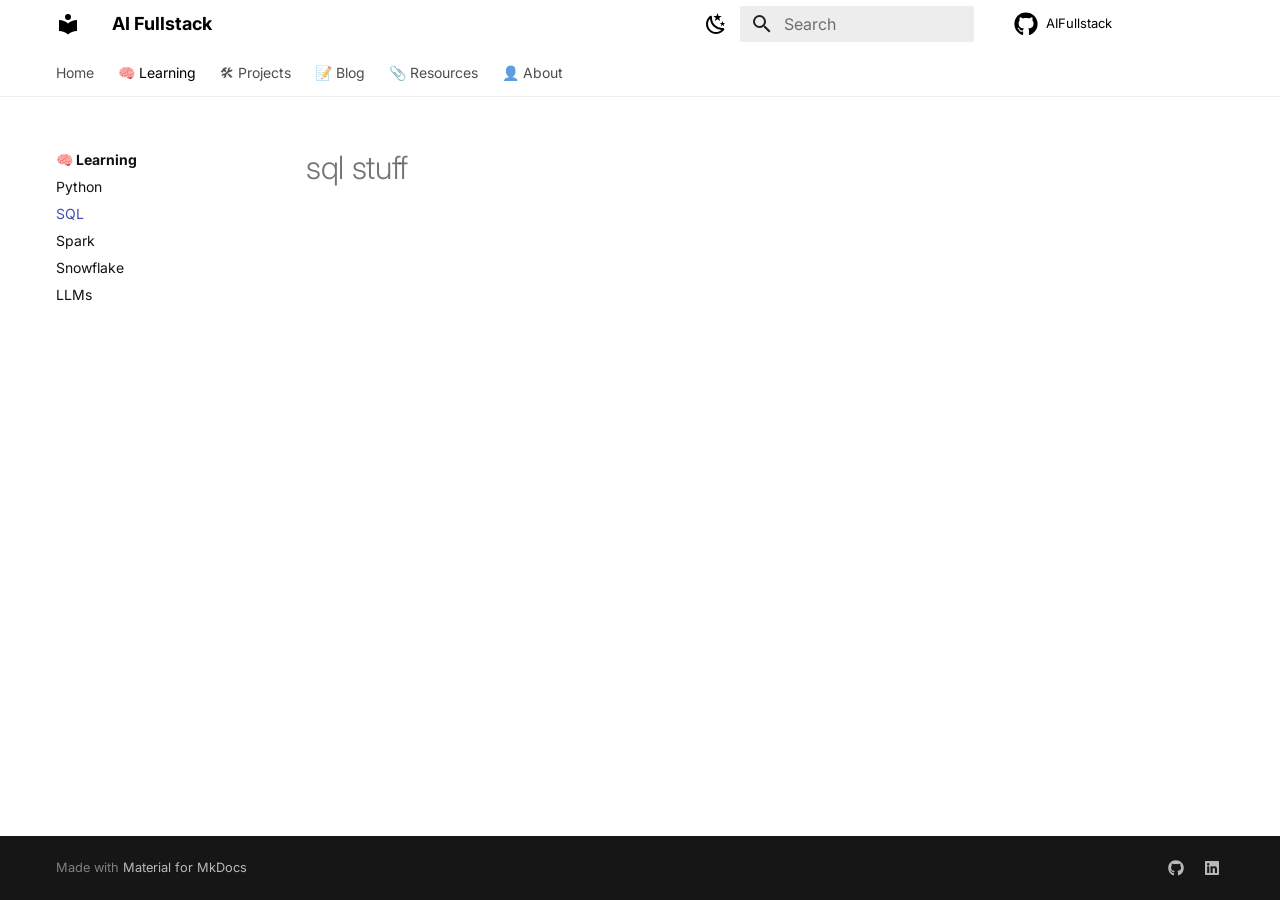
<file: learning/sql/index.html>
<!doctype html>
<html lang="en" class="no-js">
  <head>
    
      <meta charset="utf-8">
      <meta name="viewport" content="width=device-width,initial-scale=1">
      
        <meta name="description" content="Building AI Systems. Learning in Public. Sharing Everything.">
      
      
        <meta name="author" content="Your Name">
      
      
        <link rel="canonical" href="https://YOUR_GITHUB_USERNAME.github.io/AIFullstack/learning/sql/">
      
      
        <link rel="prev" href="../python/">
      
      
        <link rel="next" href="../spark/">
      
      
        
      
      
      <link rel="icon" href="../../assets/images/favicon.png">
      <meta name="generator" content="mkdocs-1.6.1, mkdocs-material-9.7.6">
    
    
      
        <title>SQL - AI Fullstack</title>
      
    
    
      <link rel="stylesheet" href="../../assets/stylesheets/main.484c7ddc.min.css">
      
        
        <link rel="stylesheet" href="../../assets/stylesheets/palette.ab4e12ef.min.css">
      
      


    
    
      
    
    
      
        
        
        <link rel="preconnect" href="https://fonts.gstatic.com" crossorigin>
        <link rel="stylesheet" href="https://fonts.googleapis.com/css?family=Inter:300,300i,400,400i,700,700i%7CJetBrains+Mono:400,400i,700,700i&display=fallback">
        <style>:root{--md-text-font:"Inter";--md-code-font:"JetBrains Mono"}</style>
      
    
    
      <link rel="stylesheet" href="../../assets/extra.css">
    
    <script>__md_scope=new URL("../..",location),__md_hash=e=>[...e].reduce(((e,_)=>(e<<5)-e+_.charCodeAt(0)),0),__md_get=(e,_=localStorage,t=__md_scope)=>JSON.parse(_.getItem(t.pathname+"."+e)),__md_set=(e,_,t=localStorage,a=__md_scope)=>{try{t.setItem(a.pathname+"."+e,JSON.stringify(_))}catch(e){}}</script>
    
      

    
    
  </head>
  
  
    
    
      
    
    
    
    
    <body dir="ltr" data-md-color-scheme="default" data-md-color-primary="white" data-md-color-accent="indigo">
  
    
    <input class="md-toggle" data-md-toggle="drawer" type="checkbox" id="__drawer" autocomplete="off">
    <input class="md-toggle" data-md-toggle="search" type="checkbox" id="__search" autocomplete="off">
    <label class="md-overlay" for="__drawer"></label>
    <div data-md-component="skip">
      
        
        <a href="#sql-stuff" class="md-skip">
          Skip to content
        </a>
      
    </div>
    <div data-md-component="announce">
      
    </div>
    
    
      

<header class="md-header" data-md-component="header">
  <nav class="md-header__inner md-grid" aria-label="Header">
    <a href="../.." title="AI Fullstack" class="md-header__button md-logo" aria-label="AI Fullstack" data-md-component="logo">
      
  
  <svg xmlns="http://www.w3.org/2000/svg" viewBox="0 0 24 24"><path d="M12 8a3 3 0 0 0 3-3 3 3 0 0 0-3-3 3 3 0 0 0-3 3 3 3 0 0 0 3 3m0 3.54C9.64 9.35 6.5 8 3 8v11c3.5 0 6.64 1.35 9 3.54 2.36-2.19 5.5-3.54 9-3.54V8c-3.5 0-6.64 1.35-9 3.54"/></svg>

    </a>
    <label class="md-header__button md-icon" for="__drawer">
      
      <svg xmlns="http://www.w3.org/2000/svg" viewBox="0 0 24 24"><path d="M3 6h18v2H3zm0 5h18v2H3zm0 5h18v2H3z"/></svg>
    </label>
    <div class="md-header__title" data-md-component="header-title">
      <div class="md-header__ellipsis">
        <div class="md-header__topic">
          <span class="md-ellipsis">
            AI Fullstack
          </span>
        </div>
        <div class="md-header__topic" data-md-component="header-topic">
          <span class="md-ellipsis">
            
              SQL
            
          </span>
        </div>
      </div>
    </div>
    
      
        <form class="md-header__option" data-md-component="palette">
  
    
    
    
    <input class="md-option" data-md-color-media="(prefers-color-scheme: light)" data-md-color-scheme="default" data-md-color-primary="white" data-md-color-accent="indigo"  aria-label="Switch to Dark Mode"  type="radio" name="__palette" id="__palette_0">
    
      <label class="md-header__button md-icon" title="Switch to Dark Mode" for="__palette_1" hidden>
        <svg xmlns="http://www.w3.org/2000/svg" viewBox="0 0 24 24"><path d="m17.75 4.09-2.53 1.94.91 3.06-2.63-1.81-2.63 1.81.91-3.06-2.53-1.94L12.44 4l1.06-3 1.06 3zm3.5 6.91-1.64 1.25.59 1.98-1.7-1.17-1.7 1.17.59-1.98L15.75 11l2.06-.05L18.5 9l.69 1.95zm-2.28 4.95c.83-.08 1.72 1.1 1.19 1.85-.32.45-.66.87-1.08 1.27C15.17 23 8.84 23 4.94 19.07c-3.91-3.9-3.91-10.24 0-14.14.4-.4.82-.76 1.27-1.08.75-.53 1.93.36 1.85 1.19-.27 2.86.69 5.83 2.89 8.02a9.96 9.96 0 0 0 8.02 2.89m-1.64 2.02a12.08 12.08 0 0 1-7.8-3.47c-2.17-2.19-3.33-5-3.49-7.82-2.81 3.14-2.7 7.96.31 10.98 3.02 3.01 7.84 3.12 10.98.31"/></svg>
      </label>
    
  
    
    
    
    <input class="md-option" data-md-color-media="(prefers-color-scheme: dark)" data-md-color-scheme="slate" data-md-color-primary="black" data-md-color-accent="indigo"  aria-label="Switch to Light Mode"  type="radio" name="__palette" id="__palette_1">
    
      <label class="md-header__button md-icon" title="Switch to Light Mode" for="__palette_0" hidden>
        <svg xmlns="http://www.w3.org/2000/svg" viewBox="0 0 24 24"><path d="M12 7a5 5 0 0 1 5 5 5 5 0 0 1-5 5 5 5 0 0 1-5-5 5 5 0 0 1 5-5m0 2a3 3 0 0 0-3 3 3 3 0 0 0 3 3 3 3 0 0 0 3-3 3 3 0 0 0-3-3m0-7 2.39 3.42C13.65 5.15 12.84 5 12 5s-1.65.15-2.39.42zM3.34 7l4.16-.35A7.2 7.2 0 0 0 5.94 8.5c-.44.74-.69 1.5-.83 2.29zm.02 10 1.76-3.77a7.131 7.131 0 0 0 2.38 4.14zM20.65 7l-1.77 3.79a7.02 7.02 0 0 0-2.38-4.15zm-.01 10-4.14.36c.59-.51 1.12-1.14 1.54-1.86.42-.73.69-1.5.83-2.29zM12 22l-2.41-3.44c.74.27 1.55.44 2.41.44.82 0 1.63-.17 2.37-.44z"/></svg>
      </label>
    
  
</form>
      
    
    
      <script>var palette=__md_get("__palette");if(palette&&palette.color){if("(prefers-color-scheme)"===palette.color.media){var media=matchMedia("(prefers-color-scheme: light)"),input=document.querySelector(media.matches?"[data-md-color-media='(prefers-color-scheme: light)']":"[data-md-color-media='(prefers-color-scheme: dark)']");palette.color.media=input.getAttribute("data-md-color-media"),palette.color.scheme=input.getAttribute("data-md-color-scheme"),palette.color.primary=input.getAttribute("data-md-color-primary"),palette.color.accent=input.getAttribute("data-md-color-accent")}for(var[key,value]of Object.entries(palette.color))document.body.setAttribute("data-md-color-"+key,value)}</script>
    
    
    
      
      
        <label class="md-header__button md-icon" for="__search">
          
          <svg xmlns="http://www.w3.org/2000/svg" viewBox="0 0 24 24"><path d="M9.5 3A6.5 6.5 0 0 1 16 9.5c0 1.61-.59 3.09-1.56 4.23l.27.27h.79l5 5-1.5 1.5-5-5v-.79l-.27-.27A6.52 6.52 0 0 1 9.5 16 6.5 6.5 0 0 1 3 9.5 6.5 6.5 0 0 1 9.5 3m0 2C7 5 5 7 5 9.5S7 14 9.5 14 14 12 14 9.5 12 5 9.5 5"/></svg>
        </label>
        <div class="md-search" data-md-component="search" role="dialog">
  <label class="md-search__overlay" for="__search"></label>
  <div class="md-search__inner" role="search">
    <form class="md-search__form" name="search">
      <input type="text" class="md-search__input" name="query" aria-label="Search" placeholder="Search" autocapitalize="off" autocorrect="off" autocomplete="off" spellcheck="false" data-md-component="search-query" required>
      <label class="md-search__icon md-icon" for="__search">
        
        <svg xmlns="http://www.w3.org/2000/svg" viewBox="0 0 24 24"><path d="M9.5 3A6.5 6.5 0 0 1 16 9.5c0 1.61-.59 3.09-1.56 4.23l.27.27h.79l5 5-1.5 1.5-5-5v-.79l-.27-.27A6.52 6.52 0 0 1 9.5 16 6.5 6.5 0 0 1 3 9.5 6.5 6.5 0 0 1 9.5 3m0 2C7 5 5 7 5 9.5S7 14 9.5 14 14 12 14 9.5 12 5 9.5 5"/></svg>
        
        <svg xmlns="http://www.w3.org/2000/svg" viewBox="0 0 24 24"><path d="M20 11v2H8l5.5 5.5-1.42 1.42L4.16 12l7.92-7.92L13.5 5.5 8 11z"/></svg>
      </label>
      <nav class="md-search__options" aria-label="Search">
        
        <button type="reset" class="md-search__icon md-icon" title="Clear" aria-label="Clear" tabindex="-1">
          
          <svg xmlns="http://www.w3.org/2000/svg" viewBox="0 0 24 24"><path d="M19 6.41 17.59 5 12 10.59 6.41 5 5 6.41 10.59 12 5 17.59 6.41 19 12 13.41 17.59 19 19 17.59 13.41 12z"/></svg>
        </button>
      </nav>
      
        <div class="md-search__suggest" data-md-component="search-suggest"></div>
      
    </form>
    <div class="md-search__output">
      <div class="md-search__scrollwrap" tabindex="0" data-md-scrollfix>
        <div class="md-search-result" data-md-component="search-result">
          <div class="md-search-result__meta">
            Initializing search
          </div>
          <ol class="md-search-result__list" role="presentation"></ol>
        </div>
      </div>
    </div>
  </div>
</div>
      
    
    
      <div class="md-header__source">
        <a href="https://github.com/YOUR_GITHUB_USERNAME/AIFullstack" title="Go to repository" class="md-source" data-md-component="source">
  <div class="md-source__icon md-icon">
    
    <svg xmlns="http://www.w3.org/2000/svg" viewBox="0 0 512 512"><!--! Font Awesome Free 7.1.0 by @fontawesome - https://fontawesome.com License - https://fontawesome.com/license/free (Icons: CC BY 4.0, Fonts: SIL OFL 1.1, Code: MIT License) Copyright 2025 Fonticons, Inc.--><path d="M173.9 397.4c0 2-2.3 3.6-5.2 3.6-3.3.3-5.6-1.3-5.6-3.6 0-2 2.3-3.6 5.2-3.6 3-.3 5.6 1.3 5.6 3.6m-31.1-4.5c-.7 2 1.3 4.3 4.3 4.9 2.6 1 5.6 0 6.2-2s-1.3-4.3-4.3-5.2c-2.6-.7-5.5.3-6.2 2.3m44.2-1.7c-2.9.7-4.9 2.6-4.6 4.9.3 2 2.9 3.3 5.9 2.6 2.9-.7 4.9-2.6 4.6-4.6-.3-1.9-3-3.2-5.9-2.9M252.8 8C114.1 8 8 113.3 8 252c0 110.9 69.8 205.8 169.5 239.2 12.8 2.3 17.3-5.6 17.3-12.1 0-6.2-.3-40.4-.3-61.4 0 0-70 15-84.7-29.8 0 0-11.4-29.1-27.8-36.6 0 0-22.9-15.7 1.6-15.4 0 0 24.9 2 38.6 25.8 21.9 38.6 58.6 27.5 72.9 20.9 2.3-16 8.8-27.1 16-33.7-55.9-6.2-112.3-14.3-112.3-110.5 0-27.5 7.6-41.3 23.6-58.9-2.6-6.5-11.1-33.3 2.6-67.9 20.9-6.5 69 27 69 27 20-5.6 41.5-8.5 62.8-8.5s42.8 2.9 62.8 8.5c0 0 48.1-33.6 69-27 13.7 34.7 5.2 61.4 2.6 67.9 16 17.7 25.8 31.5 25.8 58.9 0 96.5-58.9 104.2-114.8 110.5 9.2 7.9 17 22.9 17 46.4 0 33.7-.3 75.4-.3 83.6 0 6.5 4.6 14.4 17.3 12.1C436.2 457.8 504 362.9 504 252 504 113.3 391.5 8 252.8 8M105.2 352.9c-1.3 1-1 3.3.7 5.2 1.6 1.6 3.9 2.3 5.2 1 1.3-1 1-3.3-.7-5.2-1.6-1.6-3.9-2.3-5.2-1m-10.8-8.1c-.7 1.3.3 2.9 2.3 3.9 1.6 1 3.6.7 4.3-.7.7-1.3-.3-2.9-2.3-3.9-2-.6-3.6-.3-4.3.7m32.4 35.6c-1.6 1.3-1 4.3 1.3 6.2 2.3 2.3 5.2 2.6 6.5 1 1.3-1.3.7-4.3-1.3-6.2-2.2-2.3-5.2-2.6-6.5-1m-11.4-14.7c-1.6 1-1.6 3.6 0 5.9s4.3 3.3 5.6 2.3c1.6-1.3 1.6-3.9 0-6.2-1.4-2.3-4-3.3-5.6-2"/></svg>
  </div>
  <div class="md-source__repository">
    AIFullstack
  </div>
</a>
      </div>
    
  </nav>
  
</header>
    
    <div class="md-container" data-md-component="container">
      
      
        
          
            
<nav class="md-tabs" aria-label="Tabs" data-md-component="tabs">
  <div class="md-grid">
    <ul class="md-tabs__list">
      
        
  
  
  
  
    <li class="md-tabs__item">
      <a href="../.." class="md-tabs__link">
        
  
  
    
  
  Home

      </a>
    </li>
  

      
        
  
  
  
    
  
  
    
    
      <li class="md-tabs__item md-tabs__item--active">
        <a href="../" class="md-tabs__link">
          
  
  
    
  
  🧠 Learning

        </a>
      </li>
    
  

      
        
  
  
  
  
    
    
      <li class="md-tabs__item">
        <a href="../../projects/" class="md-tabs__link">
          
  
  
    
  
  🛠 Projects

        </a>
      </li>
    
  

      
        
  
  
  
  
    <li class="md-tabs__item">
      <a href="../../blog/" class="md-tabs__link">
        
  
  
    
  
  📝 Blog

      </a>
    </li>
  

      
        
  
  
  
  
    <li class="md-tabs__item">
      <a href="../../resources/" class="md-tabs__link">
        
  
  
    
  
  📎 Resources

      </a>
    </li>
  

      
        
  
  
  
  
    <li class="md-tabs__item">
      <a href="../../about/" class="md-tabs__link">
        
  
  
    
  
  👤 About

      </a>
    </li>
  

      
    </ul>
  </div>
</nav>
          
        
      
      <main class="md-main" data-md-component="main">
        <div class="md-main__inner md-grid">
          
            
              
              <div class="md-sidebar md-sidebar--primary" data-md-component="sidebar" data-md-type="navigation" >
                <div class="md-sidebar__scrollwrap">
                  <div class="md-sidebar__inner">
                    


  


<nav class="md-nav md-nav--primary md-nav--lifted" aria-label="Navigation" data-md-level="0">
  <label class="md-nav__title" for="__drawer">
    <a href="../.." title="AI Fullstack" class="md-nav__button md-logo" aria-label="AI Fullstack" data-md-component="logo">
      
  
  <svg xmlns="http://www.w3.org/2000/svg" viewBox="0 0 24 24"><path d="M12 8a3 3 0 0 0 3-3 3 3 0 0 0-3-3 3 3 0 0 0-3 3 3 3 0 0 0 3 3m0 3.54C9.64 9.35 6.5 8 3 8v11c3.5 0 6.64 1.35 9 3.54 2.36-2.19 5.5-3.54 9-3.54V8c-3.5 0-6.64 1.35-9 3.54"/></svg>

    </a>
    AI Fullstack
  </label>
  
    <div class="md-nav__source">
      <a href="https://github.com/YOUR_GITHUB_USERNAME/AIFullstack" title="Go to repository" class="md-source" data-md-component="source">
  <div class="md-source__icon md-icon">
    
    <svg xmlns="http://www.w3.org/2000/svg" viewBox="0 0 512 512"><!--! Font Awesome Free 7.1.0 by @fontawesome - https://fontawesome.com License - https://fontawesome.com/license/free (Icons: CC BY 4.0, Fonts: SIL OFL 1.1, Code: MIT License) Copyright 2025 Fonticons, Inc.--><path d="M173.9 397.4c0 2-2.3 3.6-5.2 3.6-3.3.3-5.6-1.3-5.6-3.6 0-2 2.3-3.6 5.2-3.6 3-.3 5.6 1.3 5.6 3.6m-31.1-4.5c-.7 2 1.3 4.3 4.3 4.9 2.6 1 5.6 0 6.2-2s-1.3-4.3-4.3-5.2c-2.6-.7-5.5.3-6.2 2.3m44.2-1.7c-2.9.7-4.9 2.6-4.6 4.9.3 2 2.9 3.3 5.9 2.6 2.9-.7 4.9-2.6 4.6-4.6-.3-1.9-3-3.2-5.9-2.9M252.8 8C114.1 8 8 113.3 8 252c0 110.9 69.8 205.8 169.5 239.2 12.8 2.3 17.3-5.6 17.3-12.1 0-6.2-.3-40.4-.3-61.4 0 0-70 15-84.7-29.8 0 0-11.4-29.1-27.8-36.6 0 0-22.9-15.7 1.6-15.4 0 0 24.9 2 38.6 25.8 21.9 38.6 58.6 27.5 72.9 20.9 2.3-16 8.8-27.1 16-33.7-55.9-6.2-112.3-14.3-112.3-110.5 0-27.5 7.6-41.3 23.6-58.9-2.6-6.5-11.1-33.3 2.6-67.9 20.9-6.5 69 27 69 27 20-5.6 41.5-8.5 62.8-8.5s42.8 2.9 62.8 8.5c0 0 48.1-33.6 69-27 13.7 34.7 5.2 61.4 2.6 67.9 16 17.7 25.8 31.5 25.8 58.9 0 96.5-58.9 104.2-114.8 110.5 9.2 7.9 17 22.9 17 46.4 0 33.7-.3 75.4-.3 83.6 0 6.5 4.6 14.4 17.3 12.1C436.2 457.8 504 362.9 504 252 504 113.3 391.5 8 252.8 8M105.2 352.9c-1.3 1-1 3.3.7 5.2 1.6 1.6 3.9 2.3 5.2 1 1.3-1 1-3.3-.7-5.2-1.6-1.6-3.9-2.3-5.2-1m-10.8-8.1c-.7 1.3.3 2.9 2.3 3.9 1.6 1 3.6.7 4.3-.7.7-1.3-.3-2.9-2.3-3.9-2-.6-3.6-.3-4.3.7m32.4 35.6c-1.6 1.3-1 4.3 1.3 6.2 2.3 2.3 5.2 2.6 6.5 1 1.3-1.3.7-4.3-1.3-6.2-2.2-2.3-5.2-2.6-6.5-1m-11.4-14.7c-1.6 1-1.6 3.6 0 5.9s4.3 3.3 5.6 2.3c1.6-1.3 1.6-3.9 0-6.2-1.4-2.3-4-3.3-5.6-2"/></svg>
  </div>
  <div class="md-source__repository">
    AIFullstack
  </div>
</a>
    </div>
  
  <ul class="md-nav__list" data-md-scrollfix>
    
      
      
  
  
  
  
    <li class="md-nav__item">
      <a href="../.." class="md-nav__link">
        
  
  
  <span class="md-ellipsis">
    
  
    Home
  

    
  </span>
  
  

      </a>
    </li>
  

    
      
      
  
  
    
  
  
  
    
    
      
        
          
        
      
        
      
        
      
        
      
        
      
        
      
    
    
    
      
        
        
      
      
        
      
    
    
    <li class="md-nav__item md-nav__item--active md-nav__item--section md-nav__item--nested">
      
        
        
        <input class="md-nav__toggle md-toggle " type="checkbox" id="__nav_2" checked>
        
          
          <div class="md-nav__link md-nav__container">
            <a href="../" class="md-nav__link ">
              
  
  
  <span class="md-ellipsis">
    
  
    🧠 Learning
  

    
  </span>
  
  

            </a>
            
              
              <label class="md-nav__link " for="__nav_2" id="__nav_2_label" tabindex="">
                <span class="md-nav__icon md-icon"></span>
              </label>
            
          </div>
        
        <nav class="md-nav" data-md-level="1" aria-labelledby="__nav_2_label" aria-expanded="true">
          <label class="md-nav__title" for="__nav_2">
            <span class="md-nav__icon md-icon"></span>
            
  
    🧠 Learning
  

          </label>
          <ul class="md-nav__list" data-md-scrollfix>
            
              
            
              
                
  
  
  
  
    <li class="md-nav__item">
      <a href="../python/" class="md-nav__link">
        
  
  
  <span class="md-ellipsis">
    
  
    Python
  

    
  </span>
  
  

      </a>
    </li>
  

              
            
              
                
  
  
    
  
  
  
    <li class="md-nav__item md-nav__item--active">
      
      <input class="md-nav__toggle md-toggle" type="checkbox" id="__toc">
      
      
        
      
      
      <a href="./" class="md-nav__link md-nav__link--active">
        
  
  
  <span class="md-ellipsis">
    
  
    SQL
  

    
  </span>
  
  

      </a>
      
    </li>
  

              
            
              
                
  
  
  
  
    <li class="md-nav__item">
      <a href="../spark/" class="md-nav__link">
        
  
  
  <span class="md-ellipsis">
    
  
    Spark
  

    
  </span>
  
  

      </a>
    </li>
  

              
            
              
                
  
  
  
  
    <li class="md-nav__item">
      <a href="../snowflake/" class="md-nav__link">
        
  
  
  <span class="md-ellipsis">
    
  
    Snowflake
  

    
  </span>
  
  

      </a>
    </li>
  

              
            
              
                
  
  
  
  
    <li class="md-nav__item">
      <a href="../llms/" class="md-nav__link">
        
  
  
  <span class="md-ellipsis">
    
  
    LLMs
  

    
  </span>
  
  

      </a>
    </li>
  

              
            
          </ul>
        </nav>
      
    </li>
  

    
      
      
  
  
  
  
    
    
      
        
          
        
      
        
      
        
      
    
    
    
      
      
        
      
    
    
    <li class="md-nav__item md-nav__item--nested">
      
        
        
          
        
        <input class="md-nav__toggle md-toggle md-toggle--indeterminate" type="checkbox" id="__nav_3" >
        
          
          <div class="md-nav__link md-nav__container">
            <a href="../../projects/" class="md-nav__link ">
              
  
  
  <span class="md-ellipsis">
    
  
    🛠 Projects
  

    
  </span>
  
  

            </a>
            
              
              <label class="md-nav__link " for="__nav_3" id="__nav_3_label" tabindex="0">
                <span class="md-nav__icon md-icon"></span>
              </label>
            
          </div>
        
        <nav class="md-nav" data-md-level="1" aria-labelledby="__nav_3_label" aria-expanded="false">
          <label class="md-nav__title" for="__nav_3">
            <span class="md-nav__icon md-icon"></span>
            
  
    🛠 Projects
  

          </label>
          <ul class="md-nav__list" data-md-scrollfix>
            
              
            
              
                
  
  
  
  
    <li class="md-nav__item">
      <a href="../../projects/spotify/" class="md-nav__link">
        
  
  
  <span class="md-ellipsis">
    
  
    Spotify ETL
  

    
  </span>
  
  

      </a>
    </li>
  

              
            
              
                
  
  
  
  
    <li class="md-nav__item">
      <a href="../../projects/ai-agent/" class="md-nav__link">
        
  
  
  <span class="md-ellipsis">
    
  
    AI Agent
  

    
  </span>
  
  

      </a>
    </li>
  

              
            
          </ul>
        </nav>
      
    </li>
  

    
      
      
  
  
  
  
    <li class="md-nav__item">
      <a href="../../blog/" class="md-nav__link">
        
  
  
  <span class="md-ellipsis">
    
  
    📝 Blog
  

    
  </span>
  
  

      </a>
    </li>
  

    
      
      
  
  
  
  
    <li class="md-nav__item">
      <a href="../../resources/" class="md-nav__link">
        
  
  
  <span class="md-ellipsis">
    
  
    📎 Resources
  

    
  </span>
  
  

      </a>
    </li>
  

    
      
      
  
  
  
  
    <li class="md-nav__item">
      <a href="../../about/" class="md-nav__link">
        
  
  
  <span class="md-ellipsis">
    
  
    👤 About
  

    
  </span>
  
  

      </a>
    </li>
  

    
  </ul>
</nav>
                  </div>
                </div>
              </div>
            
            
              
              <div class="md-sidebar md-sidebar--secondary" data-md-component="sidebar" data-md-type="toc" >
                <div class="md-sidebar__scrollwrap">
                  <div class="md-sidebar__inner">
                    

<nav class="md-nav md-nav--secondary" aria-label="Table of contents">
  
  
  
    
  
  
</nav>
                  </div>
                </div>
              </div>
            
          
          
            <div class="md-content" data-md-component="content">
              
              <article class="md-content__inner md-typeset">
                
                  


  
  


<h1 id="sql-stuff">sql stuff<a class="headerlink" href="#sql-stuff" title="Permanent link">&para;</a></h1>












                
              </article>
            </div>
          
          
  <script>var tabs=__md_get("__tabs");if(Array.isArray(tabs))e:for(var set of document.querySelectorAll(".tabbed-set")){var labels=set.querySelector(".tabbed-labels");for(var tab of tabs)for(var label of labels.getElementsByTagName("label"))if(label.innerText.trim()===tab){var input=document.getElementById(label.htmlFor);input.checked=!0;continue e}}</script>

<script>var target=document.getElementById(location.hash.slice(1));target&&target.name&&(target.checked=target.name.startsWith("__tabbed_"))</script>
        </div>
        
          <button type="button" class="md-top md-icon" data-md-component="top" hidden>
  
  <svg xmlns="http://www.w3.org/2000/svg" viewBox="0 0 24 24"><path d="M13 20h-2V8l-5.5 5.5-1.42-1.42L12 4.16l7.92 7.92-1.42 1.42L13 8z"/></svg>
  Back to top
</button>
        
      </main>
      
        <footer class="md-footer">
  
  <div class="md-footer-meta md-typeset">
    <div class="md-footer-meta__inner md-grid">
      <div class="md-copyright">
  
  
    Made with
    <a href="https://squidfunk.github.io/mkdocs-material/" target="_blank" rel="noopener">
      Material for MkDocs
    </a>
  
</div>
      
        
<div class="md-social">
  
    
    
    
    
    <a href="https://github.com/YOUR_GITHUB_USERNAME" target="_blank" rel="noopener" title="GitHub" class="md-social__link">
      <svg xmlns="http://www.w3.org/2000/svg" viewBox="0 0 512 512"><!--! Font Awesome Free 7.1.0 by @fontawesome - https://fontawesome.com License - https://fontawesome.com/license/free (Icons: CC BY 4.0, Fonts: SIL OFL 1.1, Code: MIT License) Copyright 2025 Fonticons, Inc.--><path d="M173.9 397.4c0 2-2.3 3.6-5.2 3.6-3.3.3-5.6-1.3-5.6-3.6 0-2 2.3-3.6 5.2-3.6 3-.3 5.6 1.3 5.6 3.6m-31.1-4.5c-.7 2 1.3 4.3 4.3 4.9 2.6 1 5.6 0 6.2-2s-1.3-4.3-4.3-5.2c-2.6-.7-5.5.3-6.2 2.3m44.2-1.7c-2.9.7-4.9 2.6-4.6 4.9.3 2 2.9 3.3 5.9 2.6 2.9-.7 4.9-2.6 4.6-4.6-.3-1.9-3-3.2-5.9-2.9M252.8 8C114.1 8 8 113.3 8 252c0 110.9 69.8 205.8 169.5 239.2 12.8 2.3 17.3-5.6 17.3-12.1 0-6.2-.3-40.4-.3-61.4 0 0-70 15-84.7-29.8 0 0-11.4-29.1-27.8-36.6 0 0-22.9-15.7 1.6-15.4 0 0 24.9 2 38.6 25.8 21.9 38.6 58.6 27.5 72.9 20.9 2.3-16 8.8-27.1 16-33.7-55.9-6.2-112.3-14.3-112.3-110.5 0-27.5 7.6-41.3 23.6-58.9-2.6-6.5-11.1-33.3 2.6-67.9 20.9-6.5 69 27 69 27 20-5.6 41.5-8.5 62.8-8.5s42.8 2.9 62.8 8.5c0 0 48.1-33.6 69-27 13.7 34.7 5.2 61.4 2.6 67.9 16 17.7 25.8 31.5 25.8 58.9 0 96.5-58.9 104.2-114.8 110.5 9.2 7.9 17 22.9 17 46.4 0 33.7-.3 75.4-.3 83.6 0 6.5 4.6 14.4 17.3 12.1C436.2 457.8 504 362.9 504 252 504 113.3 391.5 8 252.8 8M105.2 352.9c-1.3 1-1 3.3.7 5.2 1.6 1.6 3.9 2.3 5.2 1 1.3-1 1-3.3-.7-5.2-1.6-1.6-3.9-2.3-5.2-1m-10.8-8.1c-.7 1.3.3 2.9 2.3 3.9 1.6 1 3.6.7 4.3-.7.7-1.3-.3-2.9-2.3-3.9-2-.6-3.6-.3-4.3.7m32.4 35.6c-1.6 1.3-1 4.3 1.3 6.2 2.3 2.3 5.2 2.6 6.5 1 1.3-1.3.7-4.3-1.3-6.2-2.2-2.3-5.2-2.6-6.5-1m-11.4-14.7c-1.6 1-1.6 3.6 0 5.9s4.3 3.3 5.6 2.3c1.6-1.3 1.6-3.9 0-6.2-1.4-2.3-4-3.3-5.6-2"/></svg>
    </a>
  
    
    
    
    
    <a href="https://linkedin.com/in/YOUR_LINKEDIN_USERNAME" target="_blank" rel="noopener" title="LinkedIn" class="md-social__link">
      <svg xmlns="http://www.w3.org/2000/svg" viewBox="0 0 448 512"><!--! Font Awesome Free 7.1.0 by @fontawesome - https://fontawesome.com License - https://fontawesome.com/license/free (Icons: CC BY 4.0, Fonts: SIL OFL 1.1, Code: MIT License) Copyright 2025 Fonticons, Inc.--><path d="M416 32H31.9C14.3 32 0 46.5 0 64.3v383.4C0 465.5 14.3 480 31.9 480H416c17.6 0 32-14.5 32-32.3V64.3c0-17.8-14.4-32.3-32-32.3M135.4 416H69V202.2h66.5V416zM102.2 96a38.5 38.5 0 1 1 0 77 38.5 38.5 0 1 1 0-77m282.1 320h-66.4V312c0-24.8-.5-56.7-34.5-56.7-34.6 0-39.9 27-39.9 54.9V416h-66.4V202.2h63.7v29.2h.9c8.9-16.8 30.6-34.5 62.9-34.5 67.2 0 79.7 44.3 79.7 101.9z"/></svg>
    </a>
  
</div>
      
    </div>
  </div>
</footer>
      
    </div>
    <div class="md-dialog" data-md-component="dialog">
      <div class="md-dialog__inner md-typeset"></div>
    </div>
    
    
    
      
      
      <script id="__config" type="application/json">{"annotate": null, "base": "../..", "features": ["navigation.instant", "navigation.tracking", "navigation.tabs", "navigation.sections", "navigation.expand", "navigation.top", "navigation.indexes", "search.highlight", "search.suggest", "content.code.copy", "content.code.annotate", "content.tabs.link"], "search": "../../assets/javascripts/workers/search.2c215733.min.js", "tags": null, "translations": {"clipboard.copied": "Copied to clipboard", "clipboard.copy": "Copy to clipboard", "search.result.more.one": "1 more on this page", "search.result.more.other": "# more on this page", "search.result.none": "No matching documents", "search.result.one": "1 matching document", "search.result.other": "# matching documents", "search.result.placeholder": "Type to start searching", "search.result.term.missing": "Missing", "select.version": "Select version"}, "version": null}</script>
    
    
      <script src="../../assets/javascripts/bundle.79ae519e.min.js"></script>
      
    
  </body>
</html>
</file>
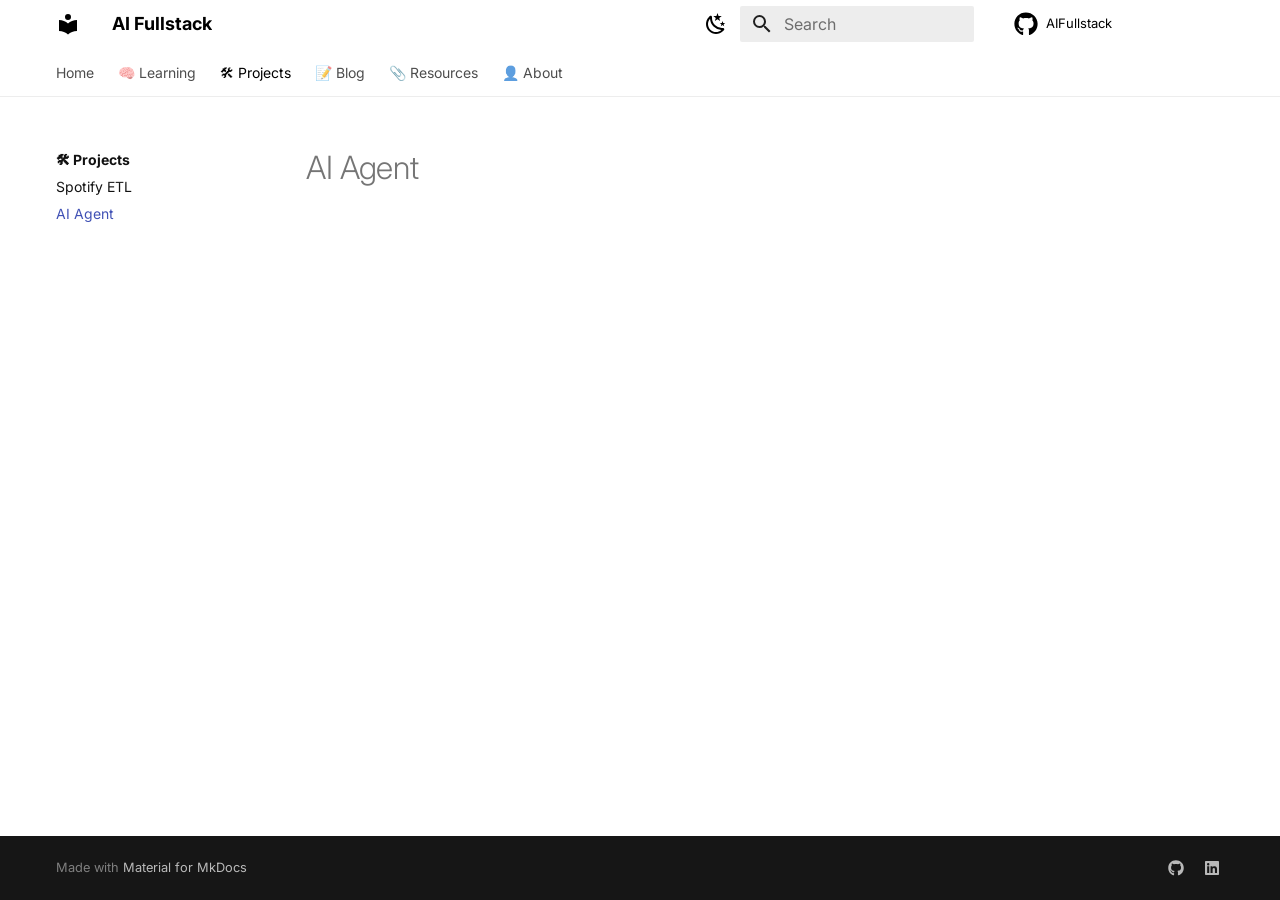
<file: projects/ai-agent/index.html>
<!doctype html>
<html lang="en" class="no-js">
  <head>
    
      <meta charset="utf-8">
      <meta name="viewport" content="width=device-width,initial-scale=1">
      
        <meta name="description" content="Building AI Systems. Learning in Public. Sharing Everything.">
      
      
        <meta name="author" content="Your Name">
      
      
        <link rel="canonical" href="https://YOUR_GITHUB_USERNAME.github.io/AIFullstack/projects/ai-agent/">
      
      
        <link rel="prev" href="../spotify/">
      
      
        <link rel="next" href="../../blog/">
      
      
        
      
      
      <link rel="icon" href="../../assets/images/favicon.png">
      <meta name="generator" content="mkdocs-1.6.1, mkdocs-material-9.7.6">
    
    
      
        <title>AI Agent - AI Fullstack</title>
      
    
    
      <link rel="stylesheet" href="../../assets/stylesheets/main.484c7ddc.min.css">
      
        
        <link rel="stylesheet" href="../../assets/stylesheets/palette.ab4e12ef.min.css">
      
      


    
    
      
    
    
      
        
        
        <link rel="preconnect" href="https://fonts.gstatic.com" crossorigin>
        <link rel="stylesheet" href="https://fonts.googleapis.com/css?family=Inter:300,300i,400,400i,700,700i%7CJetBrains+Mono:400,400i,700,700i&display=fallback">
        <style>:root{--md-text-font:"Inter";--md-code-font:"JetBrains Mono"}</style>
      
    
    
      <link rel="stylesheet" href="../../assets/extra.css">
    
    <script>__md_scope=new URL("../..",location),__md_hash=e=>[...e].reduce(((e,_)=>(e<<5)-e+_.charCodeAt(0)),0),__md_get=(e,_=localStorage,t=__md_scope)=>JSON.parse(_.getItem(t.pathname+"."+e)),__md_set=(e,_,t=localStorage,a=__md_scope)=>{try{t.setItem(a.pathname+"."+e,JSON.stringify(_))}catch(e){}}</script>
    
      

    
    
  </head>
  
  
    
    
      
    
    
    
    
    <body dir="ltr" data-md-color-scheme="default" data-md-color-primary="white" data-md-color-accent="indigo">
  
    
    <input class="md-toggle" data-md-toggle="drawer" type="checkbox" id="__drawer" autocomplete="off">
    <input class="md-toggle" data-md-toggle="search" type="checkbox" id="__search" autocomplete="off">
    <label class="md-overlay" for="__drawer"></label>
    <div data-md-component="skip">
      
    </div>
    <div data-md-component="announce">
      
    </div>
    
    
      

<header class="md-header" data-md-component="header">
  <nav class="md-header__inner md-grid" aria-label="Header">
    <a href="../.." title="AI Fullstack" class="md-header__button md-logo" aria-label="AI Fullstack" data-md-component="logo">
      
  
  <svg xmlns="http://www.w3.org/2000/svg" viewBox="0 0 24 24"><path d="M12 8a3 3 0 0 0 3-3 3 3 0 0 0-3-3 3 3 0 0 0-3 3 3 3 0 0 0 3 3m0 3.54C9.64 9.35 6.5 8 3 8v11c3.5 0 6.64 1.35 9 3.54 2.36-2.19 5.5-3.54 9-3.54V8c-3.5 0-6.64 1.35-9 3.54"/></svg>

    </a>
    <label class="md-header__button md-icon" for="__drawer">
      
      <svg xmlns="http://www.w3.org/2000/svg" viewBox="0 0 24 24"><path d="M3 6h18v2H3zm0 5h18v2H3zm0 5h18v2H3z"/></svg>
    </label>
    <div class="md-header__title" data-md-component="header-title">
      <div class="md-header__ellipsis">
        <div class="md-header__topic">
          <span class="md-ellipsis">
            AI Fullstack
          </span>
        </div>
        <div class="md-header__topic" data-md-component="header-topic">
          <span class="md-ellipsis">
            
              AI Agent
            
          </span>
        </div>
      </div>
    </div>
    
      
        <form class="md-header__option" data-md-component="palette">
  
    
    
    
    <input class="md-option" data-md-color-media="(prefers-color-scheme: light)" data-md-color-scheme="default" data-md-color-primary="white" data-md-color-accent="indigo"  aria-label="Switch to Dark Mode"  type="radio" name="__palette" id="__palette_0">
    
      <label class="md-header__button md-icon" title="Switch to Dark Mode" for="__palette_1" hidden>
        <svg xmlns="http://www.w3.org/2000/svg" viewBox="0 0 24 24"><path d="m17.75 4.09-2.53 1.94.91 3.06-2.63-1.81-2.63 1.81.91-3.06-2.53-1.94L12.44 4l1.06-3 1.06 3zm3.5 6.91-1.64 1.25.59 1.98-1.7-1.17-1.7 1.17.59-1.98L15.75 11l2.06-.05L18.5 9l.69 1.95zm-2.28 4.95c.83-.08 1.72 1.1 1.19 1.85-.32.45-.66.87-1.08 1.27C15.17 23 8.84 23 4.94 19.07c-3.91-3.9-3.91-10.24 0-14.14.4-.4.82-.76 1.27-1.08.75-.53 1.93.36 1.85 1.19-.27 2.86.69 5.83 2.89 8.02a9.96 9.96 0 0 0 8.02 2.89m-1.64 2.02a12.08 12.08 0 0 1-7.8-3.47c-2.17-2.19-3.33-5-3.49-7.82-2.81 3.14-2.7 7.96.31 10.98 3.02 3.01 7.84 3.12 10.98.31"/></svg>
      </label>
    
  
    
    
    
    <input class="md-option" data-md-color-media="(prefers-color-scheme: dark)" data-md-color-scheme="slate" data-md-color-primary="black" data-md-color-accent="indigo"  aria-label="Switch to Light Mode"  type="radio" name="__palette" id="__palette_1">
    
      <label class="md-header__button md-icon" title="Switch to Light Mode" for="__palette_0" hidden>
        <svg xmlns="http://www.w3.org/2000/svg" viewBox="0 0 24 24"><path d="M12 7a5 5 0 0 1 5 5 5 5 0 0 1-5 5 5 5 0 0 1-5-5 5 5 0 0 1 5-5m0 2a3 3 0 0 0-3 3 3 3 0 0 0 3 3 3 3 0 0 0 3-3 3 3 0 0 0-3-3m0-7 2.39 3.42C13.65 5.15 12.84 5 12 5s-1.65.15-2.39.42zM3.34 7l4.16-.35A7.2 7.2 0 0 0 5.94 8.5c-.44.74-.69 1.5-.83 2.29zm.02 10 1.76-3.77a7.131 7.131 0 0 0 2.38 4.14zM20.65 7l-1.77 3.79a7.02 7.02 0 0 0-2.38-4.15zm-.01 10-4.14.36c.59-.51 1.12-1.14 1.54-1.86.42-.73.69-1.5.83-2.29zM12 22l-2.41-3.44c.74.27 1.55.44 2.41.44.82 0 1.63-.17 2.37-.44z"/></svg>
      </label>
    
  
</form>
      
    
    
      <script>var palette=__md_get("__palette");if(palette&&palette.color){if("(prefers-color-scheme)"===palette.color.media){var media=matchMedia("(prefers-color-scheme: light)"),input=document.querySelector(media.matches?"[data-md-color-media='(prefers-color-scheme: light)']":"[data-md-color-media='(prefers-color-scheme: dark)']");palette.color.media=input.getAttribute("data-md-color-media"),palette.color.scheme=input.getAttribute("data-md-color-scheme"),palette.color.primary=input.getAttribute("data-md-color-primary"),palette.color.accent=input.getAttribute("data-md-color-accent")}for(var[key,value]of Object.entries(palette.color))document.body.setAttribute("data-md-color-"+key,value)}</script>
    
    
    
      
      
        <label class="md-header__button md-icon" for="__search">
          
          <svg xmlns="http://www.w3.org/2000/svg" viewBox="0 0 24 24"><path d="M9.5 3A6.5 6.5 0 0 1 16 9.5c0 1.61-.59 3.09-1.56 4.23l.27.27h.79l5 5-1.5 1.5-5-5v-.79l-.27-.27A6.52 6.52 0 0 1 9.5 16 6.5 6.5 0 0 1 3 9.5 6.5 6.5 0 0 1 9.5 3m0 2C7 5 5 7 5 9.5S7 14 9.5 14 14 12 14 9.5 12 5 9.5 5"/></svg>
        </label>
        <div class="md-search" data-md-component="search" role="dialog">
  <label class="md-search__overlay" for="__search"></label>
  <div class="md-search__inner" role="search">
    <form class="md-search__form" name="search">
      <input type="text" class="md-search__input" name="query" aria-label="Search" placeholder="Search" autocapitalize="off" autocorrect="off" autocomplete="off" spellcheck="false" data-md-component="search-query" required>
      <label class="md-search__icon md-icon" for="__search">
        
        <svg xmlns="http://www.w3.org/2000/svg" viewBox="0 0 24 24"><path d="M9.5 3A6.5 6.5 0 0 1 16 9.5c0 1.61-.59 3.09-1.56 4.23l.27.27h.79l5 5-1.5 1.5-5-5v-.79l-.27-.27A6.52 6.52 0 0 1 9.5 16 6.5 6.5 0 0 1 3 9.5 6.5 6.5 0 0 1 9.5 3m0 2C7 5 5 7 5 9.5S7 14 9.5 14 14 12 14 9.5 12 5 9.5 5"/></svg>
        
        <svg xmlns="http://www.w3.org/2000/svg" viewBox="0 0 24 24"><path d="M20 11v2H8l5.5 5.5-1.42 1.42L4.16 12l7.92-7.92L13.5 5.5 8 11z"/></svg>
      </label>
      <nav class="md-search__options" aria-label="Search">
        
        <button type="reset" class="md-search__icon md-icon" title="Clear" aria-label="Clear" tabindex="-1">
          
          <svg xmlns="http://www.w3.org/2000/svg" viewBox="0 0 24 24"><path d="M19 6.41 17.59 5 12 10.59 6.41 5 5 6.41 10.59 12 5 17.59 6.41 19 12 13.41 17.59 19 19 17.59 13.41 12z"/></svg>
        </button>
      </nav>
      
        <div class="md-search__suggest" data-md-component="search-suggest"></div>
      
    </form>
    <div class="md-search__output">
      <div class="md-search__scrollwrap" tabindex="0" data-md-scrollfix>
        <div class="md-search-result" data-md-component="search-result">
          <div class="md-search-result__meta">
            Initializing search
          </div>
          <ol class="md-search-result__list" role="presentation"></ol>
        </div>
      </div>
    </div>
  </div>
</div>
      
    
    
      <div class="md-header__source">
        <a href="https://github.com/YOUR_GITHUB_USERNAME/AIFullstack" title="Go to repository" class="md-source" data-md-component="source">
  <div class="md-source__icon md-icon">
    
    <svg xmlns="http://www.w3.org/2000/svg" viewBox="0 0 512 512"><!--! Font Awesome Free 7.1.0 by @fontawesome - https://fontawesome.com License - https://fontawesome.com/license/free (Icons: CC BY 4.0, Fonts: SIL OFL 1.1, Code: MIT License) Copyright 2025 Fonticons, Inc.--><path d="M173.9 397.4c0 2-2.3 3.6-5.2 3.6-3.3.3-5.6-1.3-5.6-3.6 0-2 2.3-3.6 5.2-3.6 3-.3 5.6 1.3 5.6 3.6m-31.1-4.5c-.7 2 1.3 4.3 4.3 4.9 2.6 1 5.6 0 6.2-2s-1.3-4.3-4.3-5.2c-2.6-.7-5.5.3-6.2 2.3m44.2-1.7c-2.9.7-4.9 2.6-4.6 4.9.3 2 2.9 3.3 5.9 2.6 2.9-.7 4.9-2.6 4.6-4.6-.3-1.9-3-3.2-5.9-2.9M252.8 8C114.1 8 8 113.3 8 252c0 110.9 69.8 205.8 169.5 239.2 12.8 2.3 17.3-5.6 17.3-12.1 0-6.2-.3-40.4-.3-61.4 0 0-70 15-84.7-29.8 0 0-11.4-29.1-27.8-36.6 0 0-22.9-15.7 1.6-15.4 0 0 24.9 2 38.6 25.8 21.9 38.6 58.6 27.5 72.9 20.9 2.3-16 8.8-27.1 16-33.7-55.9-6.2-112.3-14.3-112.3-110.5 0-27.5 7.6-41.3 23.6-58.9-2.6-6.5-11.1-33.3 2.6-67.9 20.9-6.5 69 27 69 27 20-5.6 41.5-8.5 62.8-8.5s42.8 2.9 62.8 8.5c0 0 48.1-33.6 69-27 13.7 34.7 5.2 61.4 2.6 67.9 16 17.7 25.8 31.5 25.8 58.9 0 96.5-58.9 104.2-114.8 110.5 9.2 7.9 17 22.9 17 46.4 0 33.7-.3 75.4-.3 83.6 0 6.5 4.6 14.4 17.3 12.1C436.2 457.8 504 362.9 504 252 504 113.3 391.5 8 252.8 8M105.2 352.9c-1.3 1-1 3.3.7 5.2 1.6 1.6 3.9 2.3 5.2 1 1.3-1 1-3.3-.7-5.2-1.6-1.6-3.9-2.3-5.2-1m-10.8-8.1c-.7 1.3.3 2.9 2.3 3.9 1.6 1 3.6.7 4.3-.7.7-1.3-.3-2.9-2.3-3.9-2-.6-3.6-.3-4.3.7m32.4 35.6c-1.6 1.3-1 4.3 1.3 6.2 2.3 2.3 5.2 2.6 6.5 1 1.3-1.3.7-4.3-1.3-6.2-2.2-2.3-5.2-2.6-6.5-1m-11.4-14.7c-1.6 1-1.6 3.6 0 5.9s4.3 3.3 5.6 2.3c1.6-1.3 1.6-3.9 0-6.2-1.4-2.3-4-3.3-5.6-2"/></svg>
  </div>
  <div class="md-source__repository">
    AIFullstack
  </div>
</a>
      </div>
    
  </nav>
  
</header>
    
    <div class="md-container" data-md-component="container">
      
      
        
          
            
<nav class="md-tabs" aria-label="Tabs" data-md-component="tabs">
  <div class="md-grid">
    <ul class="md-tabs__list">
      
        
  
  
  
  
    <li class="md-tabs__item">
      <a href="../.." class="md-tabs__link">
        
  
  
    
  
  Home

      </a>
    </li>
  

      
        
  
  
  
  
    
    
      <li class="md-tabs__item">
        <a href="../../learning/" class="md-tabs__link">
          
  
  
    
  
  🧠 Learning

        </a>
      </li>
    
  

      
        
  
  
  
    
  
  
    
    
      <li class="md-tabs__item md-tabs__item--active">
        <a href="../" class="md-tabs__link">
          
  
  
    
  
  🛠 Projects

        </a>
      </li>
    
  

      
        
  
  
  
  
    <li class="md-tabs__item">
      <a href="../../blog/" class="md-tabs__link">
        
  
  
    
  
  📝 Blog

      </a>
    </li>
  

      
        
  
  
  
  
    <li class="md-tabs__item">
      <a href="../../resources/" class="md-tabs__link">
        
  
  
    
  
  📎 Resources

      </a>
    </li>
  

      
        
  
  
  
  
    <li class="md-tabs__item">
      <a href="../../about/" class="md-tabs__link">
        
  
  
    
  
  👤 About

      </a>
    </li>
  

      
    </ul>
  </div>
</nav>
          
        
      
      <main class="md-main" data-md-component="main">
        <div class="md-main__inner md-grid">
          
            
              
              <div class="md-sidebar md-sidebar--primary" data-md-component="sidebar" data-md-type="navigation" >
                <div class="md-sidebar__scrollwrap">
                  <div class="md-sidebar__inner">
                    


  


<nav class="md-nav md-nav--primary md-nav--lifted" aria-label="Navigation" data-md-level="0">
  <label class="md-nav__title" for="__drawer">
    <a href="../.." title="AI Fullstack" class="md-nav__button md-logo" aria-label="AI Fullstack" data-md-component="logo">
      
  
  <svg xmlns="http://www.w3.org/2000/svg" viewBox="0 0 24 24"><path d="M12 8a3 3 0 0 0 3-3 3 3 0 0 0-3-3 3 3 0 0 0-3 3 3 3 0 0 0 3 3m0 3.54C9.64 9.35 6.5 8 3 8v11c3.5 0 6.64 1.35 9 3.54 2.36-2.19 5.5-3.54 9-3.54V8c-3.5 0-6.64 1.35-9 3.54"/></svg>

    </a>
    AI Fullstack
  </label>
  
    <div class="md-nav__source">
      <a href="https://github.com/YOUR_GITHUB_USERNAME/AIFullstack" title="Go to repository" class="md-source" data-md-component="source">
  <div class="md-source__icon md-icon">
    
    <svg xmlns="http://www.w3.org/2000/svg" viewBox="0 0 512 512"><!--! Font Awesome Free 7.1.0 by @fontawesome - https://fontawesome.com License - https://fontawesome.com/license/free (Icons: CC BY 4.0, Fonts: SIL OFL 1.1, Code: MIT License) Copyright 2025 Fonticons, Inc.--><path d="M173.9 397.4c0 2-2.3 3.6-5.2 3.6-3.3.3-5.6-1.3-5.6-3.6 0-2 2.3-3.6 5.2-3.6 3-.3 5.6 1.3 5.6 3.6m-31.1-4.5c-.7 2 1.3 4.3 4.3 4.9 2.6 1 5.6 0 6.2-2s-1.3-4.3-4.3-5.2c-2.6-.7-5.5.3-6.2 2.3m44.2-1.7c-2.9.7-4.9 2.6-4.6 4.9.3 2 2.9 3.3 5.9 2.6 2.9-.7 4.9-2.6 4.6-4.6-.3-1.9-3-3.2-5.9-2.9M252.8 8C114.1 8 8 113.3 8 252c0 110.9 69.8 205.8 169.5 239.2 12.8 2.3 17.3-5.6 17.3-12.1 0-6.2-.3-40.4-.3-61.4 0 0-70 15-84.7-29.8 0 0-11.4-29.1-27.8-36.6 0 0-22.9-15.7 1.6-15.4 0 0 24.9 2 38.6 25.8 21.9 38.6 58.6 27.5 72.9 20.9 2.3-16 8.8-27.1 16-33.7-55.9-6.2-112.3-14.3-112.3-110.5 0-27.5 7.6-41.3 23.6-58.9-2.6-6.5-11.1-33.3 2.6-67.9 20.9-6.5 69 27 69 27 20-5.6 41.5-8.5 62.8-8.5s42.8 2.9 62.8 8.5c0 0 48.1-33.6 69-27 13.7 34.7 5.2 61.4 2.6 67.9 16 17.7 25.8 31.5 25.8 58.9 0 96.5-58.9 104.2-114.8 110.5 9.2 7.9 17 22.9 17 46.4 0 33.7-.3 75.4-.3 83.6 0 6.5 4.6 14.4 17.3 12.1C436.2 457.8 504 362.9 504 252 504 113.3 391.5 8 252.8 8M105.2 352.9c-1.3 1-1 3.3.7 5.2 1.6 1.6 3.9 2.3 5.2 1 1.3-1 1-3.3-.7-5.2-1.6-1.6-3.9-2.3-5.2-1m-10.8-8.1c-.7 1.3.3 2.9 2.3 3.9 1.6 1 3.6.7 4.3-.7.7-1.3-.3-2.9-2.3-3.9-2-.6-3.6-.3-4.3.7m32.4 35.6c-1.6 1.3-1 4.3 1.3 6.2 2.3 2.3 5.2 2.6 6.5 1 1.3-1.3.7-4.3-1.3-6.2-2.2-2.3-5.2-2.6-6.5-1m-11.4-14.7c-1.6 1-1.6 3.6 0 5.9s4.3 3.3 5.6 2.3c1.6-1.3 1.6-3.9 0-6.2-1.4-2.3-4-3.3-5.6-2"/></svg>
  </div>
  <div class="md-source__repository">
    AIFullstack
  </div>
</a>
    </div>
  
  <ul class="md-nav__list" data-md-scrollfix>
    
      
      
  
  
  
  
    <li class="md-nav__item">
      <a href="../.." class="md-nav__link">
        
  
  
  <span class="md-ellipsis">
    
  
    Home
  

    
  </span>
  
  

      </a>
    </li>
  

    
      
      
  
  
  
  
    
    
      
        
          
        
      
        
      
        
      
        
      
        
      
        
      
    
    
    
      
      
        
      
    
    
    <li class="md-nav__item md-nav__item--nested">
      
        
        
          
        
        <input class="md-nav__toggle md-toggle md-toggle--indeterminate" type="checkbox" id="__nav_2" >
        
          
          <div class="md-nav__link md-nav__container">
            <a href="../../learning/" class="md-nav__link ">
              
  
  
  <span class="md-ellipsis">
    
  
    🧠 Learning
  

    
  </span>
  
  

            </a>
            
              
              <label class="md-nav__link " for="__nav_2" id="__nav_2_label" tabindex="0">
                <span class="md-nav__icon md-icon"></span>
              </label>
            
          </div>
        
        <nav class="md-nav" data-md-level="1" aria-labelledby="__nav_2_label" aria-expanded="false">
          <label class="md-nav__title" for="__nav_2">
            <span class="md-nav__icon md-icon"></span>
            
  
    🧠 Learning
  

          </label>
          <ul class="md-nav__list" data-md-scrollfix>
            
              
            
              
                
  
  
  
  
    <li class="md-nav__item">
      <a href="../../learning/python/" class="md-nav__link">
        
  
  
  <span class="md-ellipsis">
    
  
    Python
  

    
  </span>
  
  

      </a>
    </li>
  

              
            
              
                
  
  
  
  
    <li class="md-nav__item">
      <a href="../../learning/sql/" class="md-nav__link">
        
  
  
  <span class="md-ellipsis">
    
  
    SQL
  

    
  </span>
  
  

      </a>
    </li>
  

              
            
              
                
  
  
  
  
    <li class="md-nav__item">
      <a href="../../learning/spark/" class="md-nav__link">
        
  
  
  <span class="md-ellipsis">
    
  
    Spark
  

    
  </span>
  
  

      </a>
    </li>
  

              
            
              
                
  
  
  
  
    <li class="md-nav__item">
      <a href="../../learning/snowflake/" class="md-nav__link">
        
  
  
  <span class="md-ellipsis">
    
  
    Snowflake
  

    
  </span>
  
  

      </a>
    </li>
  

              
            
              
                
  
  
  
  
    <li class="md-nav__item">
      <a href="../../learning/llms/" class="md-nav__link">
        
  
  
  <span class="md-ellipsis">
    
  
    LLMs
  

    
  </span>
  
  

      </a>
    </li>
  

              
            
          </ul>
        </nav>
      
    </li>
  

    
      
      
  
  
    
  
  
  
    
    
      
        
          
        
      
        
      
        
      
    
    
    
      
        
        
      
      
        
      
    
    
    <li class="md-nav__item md-nav__item--active md-nav__item--section md-nav__item--nested">
      
        
        
        <input class="md-nav__toggle md-toggle " type="checkbox" id="__nav_3" checked>
        
          
          <div class="md-nav__link md-nav__container">
            <a href="../" class="md-nav__link ">
              
  
  
  <span class="md-ellipsis">
    
  
    🛠 Projects
  

    
  </span>
  
  

            </a>
            
              
              <label class="md-nav__link " for="__nav_3" id="__nav_3_label" tabindex="">
                <span class="md-nav__icon md-icon"></span>
              </label>
            
          </div>
        
        <nav class="md-nav" data-md-level="1" aria-labelledby="__nav_3_label" aria-expanded="true">
          <label class="md-nav__title" for="__nav_3">
            <span class="md-nav__icon md-icon"></span>
            
  
    🛠 Projects
  

          </label>
          <ul class="md-nav__list" data-md-scrollfix>
            
              
            
              
                
  
  
  
  
    <li class="md-nav__item">
      <a href="../spotify/" class="md-nav__link">
        
  
  
  <span class="md-ellipsis">
    
  
    Spotify ETL
  

    
  </span>
  
  

      </a>
    </li>
  

              
            
              
                
  
  
    
  
  
  
    <li class="md-nav__item md-nav__item--active">
      
      <input class="md-nav__toggle md-toggle" type="checkbox" id="__toc">
      
      
      
      <a href="./" class="md-nav__link md-nav__link--active">
        
  
  
  <span class="md-ellipsis">
    
  
    AI Agent
  

    
  </span>
  
  

      </a>
      
    </li>
  

              
            
          </ul>
        </nav>
      
    </li>
  

    
      
      
  
  
  
  
    <li class="md-nav__item">
      <a href="../../blog/" class="md-nav__link">
        
  
  
  <span class="md-ellipsis">
    
  
    📝 Blog
  

    
  </span>
  
  

      </a>
    </li>
  

    
      
      
  
  
  
  
    <li class="md-nav__item">
      <a href="../../resources/" class="md-nav__link">
        
  
  
  <span class="md-ellipsis">
    
  
    📎 Resources
  

    
  </span>
  
  

      </a>
    </li>
  

    
      
      
  
  
  
  
    <li class="md-nav__item">
      <a href="../../about/" class="md-nav__link">
        
  
  
  <span class="md-ellipsis">
    
  
    👤 About
  

    
  </span>
  
  

      </a>
    </li>
  

    
  </ul>
</nav>
                  </div>
                </div>
              </div>
            
            
              
              <div class="md-sidebar md-sidebar--secondary" data-md-component="sidebar" data-md-type="toc" >
                <div class="md-sidebar__scrollwrap">
                  <div class="md-sidebar__inner">
                    

<nav class="md-nav md-nav--secondary" aria-label="Table of contents">
  
  
  
  
</nav>
                  </div>
                </div>
              </div>
            
          
          
            <div class="md-content" data-md-component="content">
              
              <article class="md-content__inner md-typeset">
                
                  


  
  


  <h1>AI Agent</h1>














                
              </article>
            </div>
          
          
  <script>var tabs=__md_get("__tabs");if(Array.isArray(tabs))e:for(var set of document.querySelectorAll(".tabbed-set")){var labels=set.querySelector(".tabbed-labels");for(var tab of tabs)for(var label of labels.getElementsByTagName("label"))if(label.innerText.trim()===tab){var input=document.getElementById(label.htmlFor);input.checked=!0;continue e}}</script>

<script>var target=document.getElementById(location.hash.slice(1));target&&target.name&&(target.checked=target.name.startsWith("__tabbed_"))</script>
        </div>
        
          <button type="button" class="md-top md-icon" data-md-component="top" hidden>
  
  <svg xmlns="http://www.w3.org/2000/svg" viewBox="0 0 24 24"><path d="M13 20h-2V8l-5.5 5.5-1.42-1.42L12 4.16l7.92 7.92-1.42 1.42L13 8z"/></svg>
  Back to top
</button>
        
      </main>
      
        <footer class="md-footer">
  
  <div class="md-footer-meta md-typeset">
    <div class="md-footer-meta__inner md-grid">
      <div class="md-copyright">
  
  
    Made with
    <a href="https://squidfunk.github.io/mkdocs-material/" target="_blank" rel="noopener">
      Material for MkDocs
    </a>
  
</div>
      
        
<div class="md-social">
  
    
    
    
    
    <a href="https://github.com/YOUR_GITHUB_USERNAME" target="_blank" rel="noopener" title="GitHub" class="md-social__link">
      <svg xmlns="http://www.w3.org/2000/svg" viewBox="0 0 512 512"><!--! Font Awesome Free 7.1.0 by @fontawesome - https://fontawesome.com License - https://fontawesome.com/license/free (Icons: CC BY 4.0, Fonts: SIL OFL 1.1, Code: MIT License) Copyright 2025 Fonticons, Inc.--><path d="M173.9 397.4c0 2-2.3 3.6-5.2 3.6-3.3.3-5.6-1.3-5.6-3.6 0-2 2.3-3.6 5.2-3.6 3-.3 5.6 1.3 5.6 3.6m-31.1-4.5c-.7 2 1.3 4.3 4.3 4.9 2.6 1 5.6 0 6.2-2s-1.3-4.3-4.3-5.2c-2.6-.7-5.5.3-6.2 2.3m44.2-1.7c-2.9.7-4.9 2.6-4.6 4.9.3 2 2.9 3.3 5.9 2.6 2.9-.7 4.9-2.6 4.6-4.6-.3-1.9-3-3.2-5.9-2.9M252.8 8C114.1 8 8 113.3 8 252c0 110.9 69.8 205.8 169.5 239.2 12.8 2.3 17.3-5.6 17.3-12.1 0-6.2-.3-40.4-.3-61.4 0 0-70 15-84.7-29.8 0 0-11.4-29.1-27.8-36.6 0 0-22.9-15.7 1.6-15.4 0 0 24.9 2 38.6 25.8 21.9 38.6 58.6 27.5 72.9 20.9 2.3-16 8.8-27.1 16-33.7-55.9-6.2-112.3-14.3-112.3-110.5 0-27.5 7.6-41.3 23.6-58.9-2.6-6.5-11.1-33.3 2.6-67.9 20.9-6.5 69 27 69 27 20-5.6 41.5-8.5 62.8-8.5s42.8 2.9 62.8 8.5c0 0 48.1-33.6 69-27 13.7 34.7 5.2 61.4 2.6 67.9 16 17.7 25.8 31.5 25.8 58.9 0 96.5-58.9 104.2-114.8 110.5 9.2 7.9 17 22.9 17 46.4 0 33.7-.3 75.4-.3 83.6 0 6.5 4.6 14.4 17.3 12.1C436.2 457.8 504 362.9 504 252 504 113.3 391.5 8 252.8 8M105.2 352.9c-1.3 1-1 3.3.7 5.2 1.6 1.6 3.9 2.3 5.2 1 1.3-1 1-3.3-.7-5.2-1.6-1.6-3.9-2.3-5.2-1m-10.8-8.1c-.7 1.3.3 2.9 2.3 3.9 1.6 1 3.6.7 4.3-.7.7-1.3-.3-2.9-2.3-3.9-2-.6-3.6-.3-4.3.7m32.4 35.6c-1.6 1.3-1 4.3 1.3 6.2 2.3 2.3 5.2 2.6 6.5 1 1.3-1.3.7-4.3-1.3-6.2-2.2-2.3-5.2-2.6-6.5-1m-11.4-14.7c-1.6 1-1.6 3.6 0 5.9s4.3 3.3 5.6 2.3c1.6-1.3 1.6-3.9 0-6.2-1.4-2.3-4-3.3-5.6-2"/></svg>
    </a>
  
    
    
    
    
    <a href="https://linkedin.com/in/YOUR_LINKEDIN_USERNAME" target="_blank" rel="noopener" title="LinkedIn" class="md-social__link">
      <svg xmlns="http://www.w3.org/2000/svg" viewBox="0 0 448 512"><!--! Font Awesome Free 7.1.0 by @fontawesome - https://fontawesome.com License - https://fontawesome.com/license/free (Icons: CC BY 4.0, Fonts: SIL OFL 1.1, Code: MIT License) Copyright 2025 Fonticons, Inc.--><path d="M416 32H31.9C14.3 32 0 46.5 0 64.3v383.4C0 465.5 14.3 480 31.9 480H416c17.6 0 32-14.5 32-32.3V64.3c0-17.8-14.4-32.3-32-32.3M135.4 416H69V202.2h66.5V416zM102.2 96a38.5 38.5 0 1 1 0 77 38.5 38.5 0 1 1 0-77m282.1 320h-66.4V312c0-24.8-.5-56.7-34.5-56.7-34.6 0-39.9 27-39.9 54.9V416h-66.4V202.2h63.7v29.2h.9c8.9-16.8 30.6-34.5 62.9-34.5 67.2 0 79.7 44.3 79.7 101.9z"/></svg>
    </a>
  
</div>
      
    </div>
  </div>
</footer>
      
    </div>
    <div class="md-dialog" data-md-component="dialog">
      <div class="md-dialog__inner md-typeset"></div>
    </div>
    
    
    
      
      
      <script id="__config" type="application/json">{"annotate": null, "base": "../..", "features": ["navigation.instant", "navigation.tracking", "navigation.tabs", "navigation.sections", "navigation.expand", "navigation.top", "navigation.indexes", "search.highlight", "search.suggest", "content.code.copy", "content.code.annotate", "content.tabs.link"], "search": "../../assets/javascripts/workers/search.2c215733.min.js", "tags": null, "translations": {"clipboard.copied": "Copied to clipboard", "clipboard.copy": "Copy to clipboard", "search.result.more.one": "1 more on this page", "search.result.more.other": "# more on this page", "search.result.none": "No matching documents", "search.result.one": "1 matching document", "search.result.other": "# matching documents", "search.result.placeholder": "Type to start searching", "search.result.term.missing": "Missing", "select.version": "Select version"}, "version": null}</script>
    
    
      <script src="../../assets/javascripts/bundle.79ae519e.min.js"></script>
      
    
  </body>
</html>
</file>
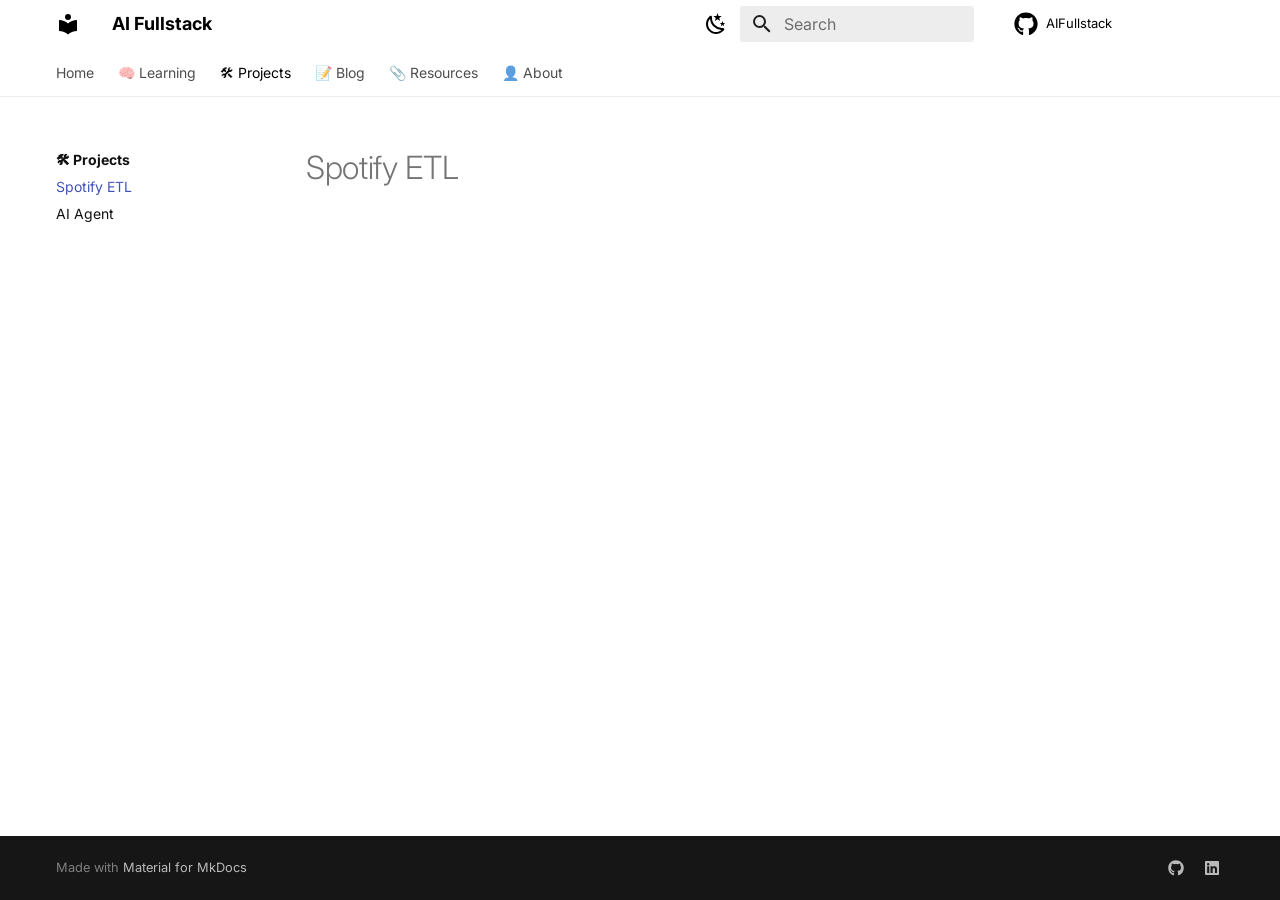
<file: projects/spotify/index.html>
<!doctype html>
<html lang="en" class="no-js">
  <head>
    
      <meta charset="utf-8">
      <meta name="viewport" content="width=device-width,initial-scale=1">
      
        <meta name="description" content="Building AI Systems. Learning in Public. Sharing Everything.">
      
      
        <meta name="author" content="Your Name">
      
      
        <link rel="canonical" href="https://YOUR_GITHUB_USERNAME.github.io/AIFullstack/projects/spotify/">
      
      
        <link rel="prev" href="../">
      
      
        <link rel="next" href="../ai-agent/">
      
      
        
      
      
      <link rel="icon" href="../../assets/images/favicon.png">
      <meta name="generator" content="mkdocs-1.6.1, mkdocs-material-9.7.6">
    
    
      
        <title>Spotify ETL - AI Fullstack</title>
      
    
    
      <link rel="stylesheet" href="../../assets/stylesheets/main.484c7ddc.min.css">
      
        
        <link rel="stylesheet" href="../../assets/stylesheets/palette.ab4e12ef.min.css">
      
      


    
    
      
    
    
      
        
        
        <link rel="preconnect" href="https://fonts.gstatic.com" crossorigin>
        <link rel="stylesheet" href="https://fonts.googleapis.com/css?family=Inter:300,300i,400,400i,700,700i%7CJetBrains+Mono:400,400i,700,700i&display=fallback">
        <style>:root{--md-text-font:"Inter";--md-code-font:"JetBrains Mono"}</style>
      
    
    
      <link rel="stylesheet" href="../../assets/extra.css">
    
    <script>__md_scope=new URL("../..",location),__md_hash=e=>[...e].reduce(((e,_)=>(e<<5)-e+_.charCodeAt(0)),0),__md_get=(e,_=localStorage,t=__md_scope)=>JSON.parse(_.getItem(t.pathname+"."+e)),__md_set=(e,_,t=localStorage,a=__md_scope)=>{try{t.setItem(a.pathname+"."+e,JSON.stringify(_))}catch(e){}}</script>
    
      

    
    
  </head>
  
  
    
    
      
    
    
    
    
    <body dir="ltr" data-md-color-scheme="default" data-md-color-primary="white" data-md-color-accent="indigo">
  
    
    <input class="md-toggle" data-md-toggle="drawer" type="checkbox" id="__drawer" autocomplete="off">
    <input class="md-toggle" data-md-toggle="search" type="checkbox" id="__search" autocomplete="off">
    <label class="md-overlay" for="__drawer"></label>
    <div data-md-component="skip">
      
    </div>
    <div data-md-component="announce">
      
    </div>
    
    
      

<header class="md-header" data-md-component="header">
  <nav class="md-header__inner md-grid" aria-label="Header">
    <a href="../.." title="AI Fullstack" class="md-header__button md-logo" aria-label="AI Fullstack" data-md-component="logo">
      
  
  <svg xmlns="http://www.w3.org/2000/svg" viewBox="0 0 24 24"><path d="M12 8a3 3 0 0 0 3-3 3 3 0 0 0-3-3 3 3 0 0 0-3 3 3 3 0 0 0 3 3m0 3.54C9.64 9.35 6.5 8 3 8v11c3.5 0 6.64 1.35 9 3.54 2.36-2.19 5.5-3.54 9-3.54V8c-3.5 0-6.64 1.35-9 3.54"/></svg>

    </a>
    <label class="md-header__button md-icon" for="__drawer">
      
      <svg xmlns="http://www.w3.org/2000/svg" viewBox="0 0 24 24"><path d="M3 6h18v2H3zm0 5h18v2H3zm0 5h18v2H3z"/></svg>
    </label>
    <div class="md-header__title" data-md-component="header-title">
      <div class="md-header__ellipsis">
        <div class="md-header__topic">
          <span class="md-ellipsis">
            AI Fullstack
          </span>
        </div>
        <div class="md-header__topic" data-md-component="header-topic">
          <span class="md-ellipsis">
            
              Spotify ETL
            
          </span>
        </div>
      </div>
    </div>
    
      
        <form class="md-header__option" data-md-component="palette">
  
    
    
    
    <input class="md-option" data-md-color-media="(prefers-color-scheme: light)" data-md-color-scheme="default" data-md-color-primary="white" data-md-color-accent="indigo"  aria-label="Switch to Dark Mode"  type="radio" name="__palette" id="__palette_0">
    
      <label class="md-header__button md-icon" title="Switch to Dark Mode" for="__palette_1" hidden>
        <svg xmlns="http://www.w3.org/2000/svg" viewBox="0 0 24 24"><path d="m17.75 4.09-2.53 1.94.91 3.06-2.63-1.81-2.63 1.81.91-3.06-2.53-1.94L12.44 4l1.06-3 1.06 3zm3.5 6.91-1.64 1.25.59 1.98-1.7-1.17-1.7 1.17.59-1.98L15.75 11l2.06-.05L18.5 9l.69 1.95zm-2.28 4.95c.83-.08 1.72 1.1 1.19 1.85-.32.45-.66.87-1.08 1.27C15.17 23 8.84 23 4.94 19.07c-3.91-3.9-3.91-10.24 0-14.14.4-.4.82-.76 1.27-1.08.75-.53 1.93.36 1.85 1.19-.27 2.86.69 5.83 2.89 8.02a9.96 9.96 0 0 0 8.02 2.89m-1.64 2.02a12.08 12.08 0 0 1-7.8-3.47c-2.17-2.19-3.33-5-3.49-7.82-2.81 3.14-2.7 7.96.31 10.98 3.02 3.01 7.84 3.12 10.98.31"/></svg>
      </label>
    
  
    
    
    
    <input class="md-option" data-md-color-media="(prefers-color-scheme: dark)" data-md-color-scheme="slate" data-md-color-primary="black" data-md-color-accent="indigo"  aria-label="Switch to Light Mode"  type="radio" name="__palette" id="__palette_1">
    
      <label class="md-header__button md-icon" title="Switch to Light Mode" for="__palette_0" hidden>
        <svg xmlns="http://www.w3.org/2000/svg" viewBox="0 0 24 24"><path d="M12 7a5 5 0 0 1 5 5 5 5 0 0 1-5 5 5 5 0 0 1-5-5 5 5 0 0 1 5-5m0 2a3 3 0 0 0-3 3 3 3 0 0 0 3 3 3 3 0 0 0 3-3 3 3 0 0 0-3-3m0-7 2.39 3.42C13.65 5.15 12.84 5 12 5s-1.65.15-2.39.42zM3.34 7l4.16-.35A7.2 7.2 0 0 0 5.94 8.5c-.44.74-.69 1.5-.83 2.29zm.02 10 1.76-3.77a7.131 7.131 0 0 0 2.38 4.14zM20.65 7l-1.77 3.79a7.02 7.02 0 0 0-2.38-4.15zm-.01 10-4.14.36c.59-.51 1.12-1.14 1.54-1.86.42-.73.69-1.5.83-2.29zM12 22l-2.41-3.44c.74.27 1.55.44 2.41.44.82 0 1.63-.17 2.37-.44z"/></svg>
      </label>
    
  
</form>
      
    
    
      <script>var palette=__md_get("__palette");if(palette&&palette.color){if("(prefers-color-scheme)"===palette.color.media){var media=matchMedia("(prefers-color-scheme: light)"),input=document.querySelector(media.matches?"[data-md-color-media='(prefers-color-scheme: light)']":"[data-md-color-media='(prefers-color-scheme: dark)']");palette.color.media=input.getAttribute("data-md-color-media"),palette.color.scheme=input.getAttribute("data-md-color-scheme"),palette.color.primary=input.getAttribute("data-md-color-primary"),palette.color.accent=input.getAttribute("data-md-color-accent")}for(var[key,value]of Object.entries(palette.color))document.body.setAttribute("data-md-color-"+key,value)}</script>
    
    
    
      
      
        <label class="md-header__button md-icon" for="__search">
          
          <svg xmlns="http://www.w3.org/2000/svg" viewBox="0 0 24 24"><path d="M9.5 3A6.5 6.5 0 0 1 16 9.5c0 1.61-.59 3.09-1.56 4.23l.27.27h.79l5 5-1.5 1.5-5-5v-.79l-.27-.27A6.52 6.52 0 0 1 9.5 16 6.5 6.5 0 0 1 3 9.5 6.5 6.5 0 0 1 9.5 3m0 2C7 5 5 7 5 9.5S7 14 9.5 14 14 12 14 9.5 12 5 9.5 5"/></svg>
        </label>
        <div class="md-search" data-md-component="search" role="dialog">
  <label class="md-search__overlay" for="__search"></label>
  <div class="md-search__inner" role="search">
    <form class="md-search__form" name="search">
      <input type="text" class="md-search__input" name="query" aria-label="Search" placeholder="Search" autocapitalize="off" autocorrect="off" autocomplete="off" spellcheck="false" data-md-component="search-query" required>
      <label class="md-search__icon md-icon" for="__search">
        
        <svg xmlns="http://www.w3.org/2000/svg" viewBox="0 0 24 24"><path d="M9.5 3A6.5 6.5 0 0 1 16 9.5c0 1.61-.59 3.09-1.56 4.23l.27.27h.79l5 5-1.5 1.5-5-5v-.79l-.27-.27A6.52 6.52 0 0 1 9.5 16 6.5 6.5 0 0 1 3 9.5 6.5 6.5 0 0 1 9.5 3m0 2C7 5 5 7 5 9.5S7 14 9.5 14 14 12 14 9.5 12 5 9.5 5"/></svg>
        
        <svg xmlns="http://www.w3.org/2000/svg" viewBox="0 0 24 24"><path d="M20 11v2H8l5.5 5.5-1.42 1.42L4.16 12l7.92-7.92L13.5 5.5 8 11z"/></svg>
      </label>
      <nav class="md-search__options" aria-label="Search">
        
        <button type="reset" class="md-search__icon md-icon" title="Clear" aria-label="Clear" tabindex="-1">
          
          <svg xmlns="http://www.w3.org/2000/svg" viewBox="0 0 24 24"><path d="M19 6.41 17.59 5 12 10.59 6.41 5 5 6.41 10.59 12 5 17.59 6.41 19 12 13.41 17.59 19 19 17.59 13.41 12z"/></svg>
        </button>
      </nav>
      
        <div class="md-search__suggest" data-md-component="search-suggest"></div>
      
    </form>
    <div class="md-search__output">
      <div class="md-search__scrollwrap" tabindex="0" data-md-scrollfix>
        <div class="md-search-result" data-md-component="search-result">
          <div class="md-search-result__meta">
            Initializing search
          </div>
          <ol class="md-search-result__list" role="presentation"></ol>
        </div>
      </div>
    </div>
  </div>
</div>
      
    
    
      <div class="md-header__source">
        <a href="https://github.com/YOUR_GITHUB_USERNAME/AIFullstack" title="Go to repository" class="md-source" data-md-component="source">
  <div class="md-source__icon md-icon">
    
    <svg xmlns="http://www.w3.org/2000/svg" viewBox="0 0 512 512"><!--! Font Awesome Free 7.1.0 by @fontawesome - https://fontawesome.com License - https://fontawesome.com/license/free (Icons: CC BY 4.0, Fonts: SIL OFL 1.1, Code: MIT License) Copyright 2025 Fonticons, Inc.--><path d="M173.9 397.4c0 2-2.3 3.6-5.2 3.6-3.3.3-5.6-1.3-5.6-3.6 0-2 2.3-3.6 5.2-3.6 3-.3 5.6 1.3 5.6 3.6m-31.1-4.5c-.7 2 1.3 4.3 4.3 4.9 2.6 1 5.6 0 6.2-2s-1.3-4.3-4.3-5.2c-2.6-.7-5.5.3-6.2 2.3m44.2-1.7c-2.9.7-4.9 2.6-4.6 4.9.3 2 2.9 3.3 5.9 2.6 2.9-.7 4.9-2.6 4.6-4.6-.3-1.9-3-3.2-5.9-2.9M252.8 8C114.1 8 8 113.3 8 252c0 110.9 69.8 205.8 169.5 239.2 12.8 2.3 17.3-5.6 17.3-12.1 0-6.2-.3-40.4-.3-61.4 0 0-70 15-84.7-29.8 0 0-11.4-29.1-27.8-36.6 0 0-22.9-15.7 1.6-15.4 0 0 24.9 2 38.6 25.8 21.9 38.6 58.6 27.5 72.9 20.9 2.3-16 8.8-27.1 16-33.7-55.9-6.2-112.3-14.3-112.3-110.5 0-27.5 7.6-41.3 23.6-58.9-2.6-6.5-11.1-33.3 2.6-67.9 20.9-6.5 69 27 69 27 20-5.6 41.5-8.5 62.8-8.5s42.8 2.9 62.8 8.5c0 0 48.1-33.6 69-27 13.7 34.7 5.2 61.4 2.6 67.9 16 17.7 25.8 31.5 25.8 58.9 0 96.5-58.9 104.2-114.8 110.5 9.2 7.9 17 22.9 17 46.4 0 33.7-.3 75.4-.3 83.6 0 6.5 4.6 14.4 17.3 12.1C436.2 457.8 504 362.9 504 252 504 113.3 391.5 8 252.8 8M105.2 352.9c-1.3 1-1 3.3.7 5.2 1.6 1.6 3.9 2.3 5.2 1 1.3-1 1-3.3-.7-5.2-1.6-1.6-3.9-2.3-5.2-1m-10.8-8.1c-.7 1.3.3 2.9 2.3 3.9 1.6 1 3.6.7 4.3-.7.7-1.3-.3-2.9-2.3-3.9-2-.6-3.6-.3-4.3.7m32.4 35.6c-1.6 1.3-1 4.3 1.3 6.2 2.3 2.3 5.2 2.6 6.5 1 1.3-1.3.7-4.3-1.3-6.2-2.2-2.3-5.2-2.6-6.5-1m-11.4-14.7c-1.6 1-1.6 3.6 0 5.9s4.3 3.3 5.6 2.3c1.6-1.3 1.6-3.9 0-6.2-1.4-2.3-4-3.3-5.6-2"/></svg>
  </div>
  <div class="md-source__repository">
    AIFullstack
  </div>
</a>
      </div>
    
  </nav>
  
</header>
    
    <div class="md-container" data-md-component="container">
      
      
        
          
            
<nav class="md-tabs" aria-label="Tabs" data-md-component="tabs">
  <div class="md-grid">
    <ul class="md-tabs__list">
      
        
  
  
  
  
    <li class="md-tabs__item">
      <a href="../.." class="md-tabs__link">
        
  
  
    
  
  Home

      </a>
    </li>
  

      
        
  
  
  
  
    
    
      <li class="md-tabs__item">
        <a href="../../learning/" class="md-tabs__link">
          
  
  
    
  
  🧠 Learning

        </a>
      </li>
    
  

      
        
  
  
  
    
  
  
    
    
      <li class="md-tabs__item md-tabs__item--active">
        <a href="../" class="md-tabs__link">
          
  
  
    
  
  🛠 Projects

        </a>
      </li>
    
  

      
        
  
  
  
  
    <li class="md-tabs__item">
      <a href="../../blog/" class="md-tabs__link">
        
  
  
    
  
  📝 Blog

      </a>
    </li>
  

      
        
  
  
  
  
    <li class="md-tabs__item">
      <a href="../../resources/" class="md-tabs__link">
        
  
  
    
  
  📎 Resources

      </a>
    </li>
  

      
        
  
  
  
  
    <li class="md-tabs__item">
      <a href="../../about/" class="md-tabs__link">
        
  
  
    
  
  👤 About

      </a>
    </li>
  

      
    </ul>
  </div>
</nav>
          
        
      
      <main class="md-main" data-md-component="main">
        <div class="md-main__inner md-grid">
          
            
              
              <div class="md-sidebar md-sidebar--primary" data-md-component="sidebar" data-md-type="navigation" >
                <div class="md-sidebar__scrollwrap">
                  <div class="md-sidebar__inner">
                    


  


<nav class="md-nav md-nav--primary md-nav--lifted" aria-label="Navigation" data-md-level="0">
  <label class="md-nav__title" for="__drawer">
    <a href="../.." title="AI Fullstack" class="md-nav__button md-logo" aria-label="AI Fullstack" data-md-component="logo">
      
  
  <svg xmlns="http://www.w3.org/2000/svg" viewBox="0 0 24 24"><path d="M12 8a3 3 0 0 0 3-3 3 3 0 0 0-3-3 3 3 0 0 0-3 3 3 3 0 0 0 3 3m0 3.54C9.64 9.35 6.5 8 3 8v11c3.5 0 6.64 1.35 9 3.54 2.36-2.19 5.5-3.54 9-3.54V8c-3.5 0-6.64 1.35-9 3.54"/></svg>

    </a>
    AI Fullstack
  </label>
  
    <div class="md-nav__source">
      <a href="https://github.com/YOUR_GITHUB_USERNAME/AIFullstack" title="Go to repository" class="md-source" data-md-component="source">
  <div class="md-source__icon md-icon">
    
    <svg xmlns="http://www.w3.org/2000/svg" viewBox="0 0 512 512"><!--! Font Awesome Free 7.1.0 by @fontawesome - https://fontawesome.com License - https://fontawesome.com/license/free (Icons: CC BY 4.0, Fonts: SIL OFL 1.1, Code: MIT License) Copyright 2025 Fonticons, Inc.--><path d="M173.9 397.4c0 2-2.3 3.6-5.2 3.6-3.3.3-5.6-1.3-5.6-3.6 0-2 2.3-3.6 5.2-3.6 3-.3 5.6 1.3 5.6 3.6m-31.1-4.5c-.7 2 1.3 4.3 4.3 4.9 2.6 1 5.6 0 6.2-2s-1.3-4.3-4.3-5.2c-2.6-.7-5.5.3-6.2 2.3m44.2-1.7c-2.9.7-4.9 2.6-4.6 4.9.3 2 2.9 3.3 5.9 2.6 2.9-.7 4.9-2.6 4.6-4.6-.3-1.9-3-3.2-5.9-2.9M252.8 8C114.1 8 8 113.3 8 252c0 110.9 69.8 205.8 169.5 239.2 12.8 2.3 17.3-5.6 17.3-12.1 0-6.2-.3-40.4-.3-61.4 0 0-70 15-84.7-29.8 0 0-11.4-29.1-27.8-36.6 0 0-22.9-15.7 1.6-15.4 0 0 24.9 2 38.6 25.8 21.9 38.6 58.6 27.5 72.9 20.9 2.3-16 8.8-27.1 16-33.7-55.9-6.2-112.3-14.3-112.3-110.5 0-27.5 7.6-41.3 23.6-58.9-2.6-6.5-11.1-33.3 2.6-67.9 20.9-6.5 69 27 69 27 20-5.6 41.5-8.5 62.8-8.5s42.8 2.9 62.8 8.5c0 0 48.1-33.6 69-27 13.7 34.7 5.2 61.4 2.6 67.9 16 17.7 25.8 31.5 25.8 58.9 0 96.5-58.9 104.2-114.8 110.5 9.2 7.9 17 22.9 17 46.4 0 33.7-.3 75.4-.3 83.6 0 6.5 4.6 14.4 17.3 12.1C436.2 457.8 504 362.9 504 252 504 113.3 391.5 8 252.8 8M105.2 352.9c-1.3 1-1 3.3.7 5.2 1.6 1.6 3.9 2.3 5.2 1 1.3-1 1-3.3-.7-5.2-1.6-1.6-3.9-2.3-5.2-1m-10.8-8.1c-.7 1.3.3 2.9 2.3 3.9 1.6 1 3.6.7 4.3-.7.7-1.3-.3-2.9-2.3-3.9-2-.6-3.6-.3-4.3.7m32.4 35.6c-1.6 1.3-1 4.3 1.3 6.2 2.3 2.3 5.2 2.6 6.5 1 1.3-1.3.7-4.3-1.3-6.2-2.2-2.3-5.2-2.6-6.5-1m-11.4-14.7c-1.6 1-1.6 3.6 0 5.9s4.3 3.3 5.6 2.3c1.6-1.3 1.6-3.9 0-6.2-1.4-2.3-4-3.3-5.6-2"/></svg>
  </div>
  <div class="md-source__repository">
    AIFullstack
  </div>
</a>
    </div>
  
  <ul class="md-nav__list" data-md-scrollfix>
    
      
      
  
  
  
  
    <li class="md-nav__item">
      <a href="../.." class="md-nav__link">
        
  
  
  <span class="md-ellipsis">
    
  
    Home
  

    
  </span>
  
  

      </a>
    </li>
  

    
      
      
  
  
  
  
    
    
      
        
          
        
      
        
      
        
      
        
      
        
      
        
      
    
    
    
      
      
        
      
    
    
    <li class="md-nav__item md-nav__item--nested">
      
        
        
          
        
        <input class="md-nav__toggle md-toggle md-toggle--indeterminate" type="checkbox" id="__nav_2" >
        
          
          <div class="md-nav__link md-nav__container">
            <a href="../../learning/" class="md-nav__link ">
              
  
  
  <span class="md-ellipsis">
    
  
    🧠 Learning
  

    
  </span>
  
  

            </a>
            
              
              <label class="md-nav__link " for="__nav_2" id="__nav_2_label" tabindex="0">
                <span class="md-nav__icon md-icon"></span>
              </label>
            
          </div>
        
        <nav class="md-nav" data-md-level="1" aria-labelledby="__nav_2_label" aria-expanded="false">
          <label class="md-nav__title" for="__nav_2">
            <span class="md-nav__icon md-icon"></span>
            
  
    🧠 Learning
  

          </label>
          <ul class="md-nav__list" data-md-scrollfix>
            
              
            
              
                
  
  
  
  
    <li class="md-nav__item">
      <a href="../../learning/python/" class="md-nav__link">
        
  
  
  <span class="md-ellipsis">
    
  
    Python
  

    
  </span>
  
  

      </a>
    </li>
  

              
            
              
                
  
  
  
  
    <li class="md-nav__item">
      <a href="../../learning/sql/" class="md-nav__link">
        
  
  
  <span class="md-ellipsis">
    
  
    SQL
  

    
  </span>
  
  

      </a>
    </li>
  

              
            
              
                
  
  
  
  
    <li class="md-nav__item">
      <a href="../../learning/spark/" class="md-nav__link">
        
  
  
  <span class="md-ellipsis">
    
  
    Spark
  

    
  </span>
  
  

      </a>
    </li>
  

              
            
              
                
  
  
  
  
    <li class="md-nav__item">
      <a href="../../learning/snowflake/" class="md-nav__link">
        
  
  
  <span class="md-ellipsis">
    
  
    Snowflake
  

    
  </span>
  
  

      </a>
    </li>
  

              
            
              
                
  
  
  
  
    <li class="md-nav__item">
      <a href="../../learning/llms/" class="md-nav__link">
        
  
  
  <span class="md-ellipsis">
    
  
    LLMs
  

    
  </span>
  
  

      </a>
    </li>
  

              
            
          </ul>
        </nav>
      
    </li>
  

    
      
      
  
  
    
  
  
  
    
    
      
        
          
        
      
        
      
        
      
    
    
    
      
        
        
      
      
        
      
    
    
    <li class="md-nav__item md-nav__item--active md-nav__item--section md-nav__item--nested">
      
        
        
        <input class="md-nav__toggle md-toggle " type="checkbox" id="__nav_3" checked>
        
          
          <div class="md-nav__link md-nav__container">
            <a href="../" class="md-nav__link ">
              
  
  
  <span class="md-ellipsis">
    
  
    🛠 Projects
  

    
  </span>
  
  

            </a>
            
              
              <label class="md-nav__link " for="__nav_3" id="__nav_3_label" tabindex="">
                <span class="md-nav__icon md-icon"></span>
              </label>
            
          </div>
        
        <nav class="md-nav" data-md-level="1" aria-labelledby="__nav_3_label" aria-expanded="true">
          <label class="md-nav__title" for="__nav_3">
            <span class="md-nav__icon md-icon"></span>
            
  
    🛠 Projects
  

          </label>
          <ul class="md-nav__list" data-md-scrollfix>
            
              
            
              
                
  
  
    
  
  
  
    <li class="md-nav__item md-nav__item--active">
      
      <input class="md-nav__toggle md-toggle" type="checkbox" id="__toc">
      
      
      
      <a href="./" class="md-nav__link md-nav__link--active">
        
  
  
  <span class="md-ellipsis">
    
  
    Spotify ETL
  

    
  </span>
  
  

      </a>
      
    </li>
  

              
            
              
                
  
  
  
  
    <li class="md-nav__item">
      <a href="../ai-agent/" class="md-nav__link">
        
  
  
  <span class="md-ellipsis">
    
  
    AI Agent
  

    
  </span>
  
  

      </a>
    </li>
  

              
            
          </ul>
        </nav>
      
    </li>
  

    
      
      
  
  
  
  
    <li class="md-nav__item">
      <a href="../../blog/" class="md-nav__link">
        
  
  
  <span class="md-ellipsis">
    
  
    📝 Blog
  

    
  </span>
  
  

      </a>
    </li>
  

    
      
      
  
  
  
  
    <li class="md-nav__item">
      <a href="../../resources/" class="md-nav__link">
        
  
  
  <span class="md-ellipsis">
    
  
    📎 Resources
  

    
  </span>
  
  

      </a>
    </li>
  

    
      
      
  
  
  
  
    <li class="md-nav__item">
      <a href="../../about/" class="md-nav__link">
        
  
  
  <span class="md-ellipsis">
    
  
    👤 About
  

    
  </span>
  
  

      </a>
    </li>
  

    
  </ul>
</nav>
                  </div>
                </div>
              </div>
            
            
              
              <div class="md-sidebar md-sidebar--secondary" data-md-component="sidebar" data-md-type="toc" >
                <div class="md-sidebar__scrollwrap">
                  <div class="md-sidebar__inner">
                    

<nav class="md-nav md-nav--secondary" aria-label="Table of contents">
  
  
  
  
</nav>
                  </div>
                </div>
              </div>
            
          
          
            <div class="md-content" data-md-component="content">
              
              <article class="md-content__inner md-typeset">
                
                  


  
  


  <h1>Spotify ETL</h1>














                
              </article>
            </div>
          
          
  <script>var tabs=__md_get("__tabs");if(Array.isArray(tabs))e:for(var set of document.querySelectorAll(".tabbed-set")){var labels=set.querySelector(".tabbed-labels");for(var tab of tabs)for(var label of labels.getElementsByTagName("label"))if(label.innerText.trim()===tab){var input=document.getElementById(label.htmlFor);input.checked=!0;continue e}}</script>

<script>var target=document.getElementById(location.hash.slice(1));target&&target.name&&(target.checked=target.name.startsWith("__tabbed_"))</script>
        </div>
        
          <button type="button" class="md-top md-icon" data-md-component="top" hidden>
  
  <svg xmlns="http://www.w3.org/2000/svg" viewBox="0 0 24 24"><path d="M13 20h-2V8l-5.5 5.5-1.42-1.42L12 4.16l7.92 7.92-1.42 1.42L13 8z"/></svg>
  Back to top
</button>
        
      </main>
      
        <footer class="md-footer">
  
  <div class="md-footer-meta md-typeset">
    <div class="md-footer-meta__inner md-grid">
      <div class="md-copyright">
  
  
    Made with
    <a href="https://squidfunk.github.io/mkdocs-material/" target="_blank" rel="noopener">
      Material for MkDocs
    </a>
  
</div>
      
        
<div class="md-social">
  
    
    
    
    
    <a href="https://github.com/YOUR_GITHUB_USERNAME" target="_blank" rel="noopener" title="GitHub" class="md-social__link">
      <svg xmlns="http://www.w3.org/2000/svg" viewBox="0 0 512 512"><!--! Font Awesome Free 7.1.0 by @fontawesome - https://fontawesome.com License - https://fontawesome.com/license/free (Icons: CC BY 4.0, Fonts: SIL OFL 1.1, Code: MIT License) Copyright 2025 Fonticons, Inc.--><path d="M173.9 397.4c0 2-2.3 3.6-5.2 3.6-3.3.3-5.6-1.3-5.6-3.6 0-2 2.3-3.6 5.2-3.6 3-.3 5.6 1.3 5.6 3.6m-31.1-4.5c-.7 2 1.3 4.3 4.3 4.9 2.6 1 5.6 0 6.2-2s-1.3-4.3-4.3-5.2c-2.6-.7-5.5.3-6.2 2.3m44.2-1.7c-2.9.7-4.9 2.6-4.6 4.9.3 2 2.9 3.3 5.9 2.6 2.9-.7 4.9-2.6 4.6-4.6-.3-1.9-3-3.2-5.9-2.9M252.8 8C114.1 8 8 113.3 8 252c0 110.9 69.8 205.8 169.5 239.2 12.8 2.3 17.3-5.6 17.3-12.1 0-6.2-.3-40.4-.3-61.4 0 0-70 15-84.7-29.8 0 0-11.4-29.1-27.8-36.6 0 0-22.9-15.7 1.6-15.4 0 0 24.9 2 38.6 25.8 21.9 38.6 58.6 27.5 72.9 20.9 2.3-16 8.8-27.1 16-33.7-55.9-6.2-112.3-14.3-112.3-110.5 0-27.5 7.6-41.3 23.6-58.9-2.6-6.5-11.1-33.3 2.6-67.9 20.9-6.5 69 27 69 27 20-5.6 41.5-8.5 62.8-8.5s42.8 2.9 62.8 8.5c0 0 48.1-33.6 69-27 13.7 34.7 5.2 61.4 2.6 67.9 16 17.7 25.8 31.5 25.8 58.9 0 96.5-58.9 104.2-114.8 110.5 9.2 7.9 17 22.9 17 46.4 0 33.7-.3 75.4-.3 83.6 0 6.5 4.6 14.4 17.3 12.1C436.2 457.8 504 362.9 504 252 504 113.3 391.5 8 252.8 8M105.2 352.9c-1.3 1-1 3.3.7 5.2 1.6 1.6 3.9 2.3 5.2 1 1.3-1 1-3.3-.7-5.2-1.6-1.6-3.9-2.3-5.2-1m-10.8-8.1c-.7 1.3.3 2.9 2.3 3.9 1.6 1 3.6.7 4.3-.7.7-1.3-.3-2.9-2.3-3.9-2-.6-3.6-.3-4.3.7m32.4 35.6c-1.6 1.3-1 4.3 1.3 6.2 2.3 2.3 5.2 2.6 6.5 1 1.3-1.3.7-4.3-1.3-6.2-2.2-2.3-5.2-2.6-6.5-1m-11.4-14.7c-1.6 1-1.6 3.6 0 5.9s4.3 3.3 5.6 2.3c1.6-1.3 1.6-3.9 0-6.2-1.4-2.3-4-3.3-5.6-2"/></svg>
    </a>
  
    
    
    
    
    <a href="https://linkedin.com/in/YOUR_LINKEDIN_USERNAME" target="_blank" rel="noopener" title="LinkedIn" class="md-social__link">
      <svg xmlns="http://www.w3.org/2000/svg" viewBox="0 0 448 512"><!--! Font Awesome Free 7.1.0 by @fontawesome - https://fontawesome.com License - https://fontawesome.com/license/free (Icons: CC BY 4.0, Fonts: SIL OFL 1.1, Code: MIT License) Copyright 2025 Fonticons, Inc.--><path d="M416 32H31.9C14.3 32 0 46.5 0 64.3v383.4C0 465.5 14.3 480 31.9 480H416c17.6 0 32-14.5 32-32.3V64.3c0-17.8-14.4-32.3-32-32.3M135.4 416H69V202.2h66.5V416zM102.2 96a38.5 38.5 0 1 1 0 77 38.5 38.5 0 1 1 0-77m282.1 320h-66.4V312c0-24.8-.5-56.7-34.5-56.7-34.6 0-39.9 27-39.9 54.9V416h-66.4V202.2h63.7v29.2h.9c8.9-16.8 30.6-34.5 62.9-34.5 67.2 0 79.7 44.3 79.7 101.9z"/></svg>
    </a>
  
</div>
      
    </div>
  </div>
</footer>
      
    </div>
    <div class="md-dialog" data-md-component="dialog">
      <div class="md-dialog__inner md-typeset"></div>
    </div>
    
    
    
      
      
      <script id="__config" type="application/json">{"annotate": null, "base": "../..", "features": ["navigation.instant", "navigation.tracking", "navigation.tabs", "navigation.sections", "navigation.expand", "navigation.top", "navigation.indexes", "search.highlight", "search.suggest", "content.code.copy", "content.code.annotate", "content.tabs.link"], "search": "../../assets/javascripts/workers/search.2c215733.min.js", "tags": null, "translations": {"clipboard.copied": "Copied to clipboard", "clipboard.copy": "Copy to clipboard", "search.result.more.one": "1 more on this page", "search.result.more.other": "# more on this page", "search.result.none": "No matching documents", "search.result.one": "1 matching document", "search.result.other": "# matching documents", "search.result.placeholder": "Type to start searching", "search.result.term.missing": "Missing", "select.version": "Select version"}, "version": null}</script>
    
    
      <script src="../../assets/javascripts/bundle.79ae519e.min.js"></script>
      
    
  </body>
</html>
</file>
<file: assets/extra.css>
/* =============================================
   AI Fullstack — Custom Theme
   Apple / Vercel / Made With ML inspired
   ============================================= */

/* Import Inter font */
@import url('https://fonts.googleapis.com/css2?family=Inter:wght@300;400;500;600;700&family=JetBrains+Mono:wght@400;500&display=swap');

/* ---- Global Typography ---- */
:root {
  --md-text-font: "Inter", sans-serif;
  --md-code-font: "JetBrains Mono", monospace;
}

/* ---- Light Mode ---- */
[data-md-color-scheme="default"] {
  --md-primary-fg-color: #ffffff;
  --md-primary-bg-color: #000000;
  --md-accent-fg-color: #4f46e5;
  --md-default-bg-color: #ffffff;
  --md-default-fg-color: #111111;
}

/* ---- Dark Mode ---- */
[data-md-color-scheme="slate"] {
  --md-primary-fg-color: #0d0d0d;
  --md-primary-bg-color: #ffffff;
  --md-accent-fg-color: #818cf8;
  --md-default-bg-color: #0d0d0d;
  --md-default-fg-color: #e5e5e5;
}

/* ---- Hero Section ---- */
.hero {
  text-align: center;
  padding: 80px 20px 60px 20px;
}

.hero h1 {
  font-size: 3rem;
  font-weight: 700;
  letter-spacing: -0.03em;
  line-height: 1.1;
  margin-bottom: 16px;
}

.hero p {
  font-size: 1.2rem;
  font-weight: 300;
  opacity: 0.7;
  max-width: 600px;
  margin: 0 auto 32px auto;
  line-height: 1.6;
}

/* ---- Project Cards ---- */
.card-grid {
  display: grid;
  grid-template-columns: repeat(auto-fit, minmax(280px, 1fr));
  gap: 24px;
  margin: 32px 0;
}

.card {
  border: 1px solid rgba(128, 128, 128, 0.2);
  border-radius: 12px;
  padding: 24px;
  transition: all 0.2s ease;
  background: rgba(128, 128, 128, 0.03);
}

.card:hover {
  border-color: #4f46e5;
  transform: translateY(-2px);
  box-shadow: 0 8px 30px rgba(79, 70, 229, 0.1);
}

.card h3 {
  font-size: 1.1rem;
  font-weight: 600;
  margin-bottom: 8px;
}

.card p {
  font-size: 0.9rem;
  opacity: 0.7;
  line-height: 1.5;
}

/* ---- Tech Badges ---- */
.badge {
  display: inline-block;
  padding: 3px 10px;
  border-radius: 20px;
  font-size: 0.75rem;
  font-weight: 500;
  margin: 3px;
  background: rgba(79, 70, 229, 0.1);
  color: #4f46e5;
  border: 1px solid rgba(79, 70, 229, 0.2);
}

/* ---- Roadmap ---- */
.roadmap-item {
  display: flex;
  align-items: center;
  gap: 12px;
  padding: 12px 0;
  border-bottom: 1px solid rgba(128, 128, 128, 0.1);
  font-size: 0.95rem;
}

/* ---- Divider ---- */
.section-divider {
  border: none;
  border-top: 1px solid rgba(128, 128, 128, 0.15);
  margin: 48px 0;
}

/* ---- Section Title ---- */
.section-title {
  font-size: 1.6rem;
  font-weight: 700;
  letter-spacing: -0.02em;
  margin-bottom: 8px;
}

.section-subtitle {
  font-size: 0.95rem;
  opacity: 0.6;
  margin-bottom: 32px;
}

/* ---- Buttons ---- */
.md-button {
  border-radius: 8px !important;
  font-weight: 500 !important;
  letter-spacing: 0 !important;
}

.md-button--primary {
  background-color: #4f46e5 !important;
  border-color: #4f46e5 !important;
}

/* ---- Content width ---- */
.md-grid {
  max-width: 1200px;
}

/* ---- Hide TOC on homepage ---- */
.md-sidebar--secondary {
  display: none;
}
</file>
<file: assets/stylesheets/main.484c7ddc.min.css>
@charset "UTF-8";html{-webkit-text-size-adjust:none;-moz-text-size-adjust:none;text-size-adjust:none;box-sizing:border-box}*,:after,:before{box-sizing:inherit}@media (prefers-reduced-motion){*,:after,:before{transition:none!important}}body{margin:0}a,button,input,label{-webkit-tap-highlight-color:transparent}a{color:inherit;text-decoration:none}hr{border:0;box-sizing:initial;display:block;height:.05rem;overflow:visible;padding:0}small{font-size:80%}sub,sup{line-height:1em}img{border-style:none}table{border-collapse:initial;border-spacing:0}td,th{font-weight:400;vertical-align:top}button{background:#0000;border:0;font-family:inherit;font-size:inherit;margin:0;padding:0}input{border:0;outline:none}:root{--md-primary-fg-color:#4051b5;--md-primary-fg-color--light:#5d6cc0;--md-primary-fg-color--dark:#303fa1;--md-primary-bg-color:#fff;--md-primary-bg-color--light:#ffffffb3;--md-accent-fg-color:#526cfe;--md-accent-fg-color--transparent:#526cfe1a;--md-accent-bg-color:#fff;--md-accent-bg-color--light:#ffffffb3}[data-md-color-scheme=default]{color-scheme:light}[data-md-color-scheme=default] img[src$="#gh-dark-mode-only"],[data-md-color-scheme=default] img[src$="#only-dark"]{display:none}:root,[data-md-color-scheme=default]{--md-hue:225deg;--md-default-fg-color:#000000de;--md-default-fg-color--light:#0000008a;--md-default-fg-color--lighter:#00000052;--md-default-fg-color--lightest:#00000012;--md-default-bg-color:#fff;--md-default-bg-color--light:#ffffffb3;--md-default-bg-color--lighter:#ffffff4d;--md-default-bg-color--lightest:#ffffff1f;--md-code-fg-color:#36464e;--md-code-bg-color:#f5f5f5;--md-code-bg-color--light:#f5f5f5b3;--md-code-bg-color--lighter:#f5f5f54d;--md-code-hl-color:#4287ff;--md-code-hl-color--light:#4287ff1a;--md-code-hl-number-color:#d52a2a;--md-code-hl-special-color:#db1457;--md-code-hl-function-color:#a846b9;--md-code-hl-constant-color:#6e59d9;--md-code-hl-keyword-color:#3f6ec6;--md-code-hl-string-color:#1c7d4d;--md-code-hl-name-color:var(--md-code-fg-color);--md-code-hl-operator-color:var(--md-default-fg-color--light);--md-code-hl-punctuation-color:var(--md-default-fg-color--light);--md-code-hl-comment-color:var(--md-default-fg-color--light);--md-code-hl-generic-color:var(--md-default-fg-color--light);--md-code-hl-variable-color:var(--md-default-fg-color--light);--md-typeset-color:var(--md-default-fg-color);--md-typeset-a-color:var(--md-primary-fg-color);--md-typeset-del-color:#f5503d26;--md-typeset-ins-color:#0bd57026;--md-typeset-kbd-color:#fafafa;--md-typeset-kbd-accent-color:#fff;--md-typeset-kbd-border-color:#b8b8b8;--md-typeset-mark-color:#ffff0080;--md-typeset-table-color:#0000001f;--md-typeset-table-color--light:rgba(0,0,0,.035);--md-admonition-fg-color:var(--md-default-fg-color);--md-admonition-bg-color:var(--md-default-bg-color);--md-warning-fg-color:#000000de;--md-warning-bg-color:#ff9;--md-footer-fg-color:#fff;--md-footer-fg-color--light:#ffffffb3;--md-footer-fg-color--lighter:#ffffff73;--md-footer-bg-color:#000000de;--md-footer-bg-color--dark:#00000052;--md-shadow-z1:0 0.2rem 0.5rem #0000000d,0 0 0.05rem #0000001a;--md-shadow-z2:0 0.2rem 0.5rem #0000001a,0 0 0.05rem #00000040;--md-shadow-z3:0 0.2rem 0.5rem #0003,0 0 0.05rem #00000059}.md-icon svg{fill:currentcolor;display:block;height:1.2rem;width:1.2rem}body{-webkit-font-smoothing:antialiased;-moz-osx-font-smoothing:grayscale;--md-text-font-family:var(--md-text-font,_),-apple-system,BlinkMacSystemFont,Helvetica,Arial,sans-serif;--md-code-font-family:var(--md-code-font,_),SFMono-Regular,Consolas,Menlo,monospace}aside,body,input{font-feature-settings:"kern","liga";color:var(--md-typeset-color);font-family:var(--md-text-font-family)}code,kbd,pre{font-feature-settings:"kern";font-family:var(--md-code-font-family)}:root{--md-typeset-table-sort-icon:url('data:image/svg+xml;charset=utf-8,<svg xmlns="http://www.w3.org/2000/svg" viewBox="0 0 24 24"><path d="m18 21-4-4h3V7h-3l4-4 4 4h-3v10h3M2 19v-2h10v2M2 13v-2h7v2M2 7V5h4v2z"/></svg>');--md-typeset-table-sort-icon--asc:url('data:image/svg+xml;charset=utf-8,<svg xmlns="http://www.w3.org/2000/svg" viewBox="0 0 24 24"><path d="M19 17h3l-4 4-4-4h3V3h2M2 17h10v2H2M6 5v2H2V5m0 6h7v2H2z"/></svg>');--md-typeset-table-sort-icon--desc:url('data:image/svg+xml;charset=utf-8,<svg xmlns="http://www.w3.org/2000/svg" viewBox="0 0 24 24"><path d="M19 7h3l-4-4-4 4h3v14h2M2 17h10v2H2M6 5v2H2V5m0 6h7v2H2z"/></svg>')}.md-typeset{-webkit-print-color-adjust:exact;color-adjust:exact;font-size:.8rem;line-height:1.6;overflow-wrap:break-word}@media print{.md-typeset{font-size:.68rem}}.md-typeset blockquote,.md-typeset dl,.md-typeset figure,.md-typeset ol,.md-typeset pre,.md-typeset ul{margin-bottom:1em;margin-top:1em}.md-typeset h1{color:var(--md-default-fg-color--light);font-size:2em;line-height:1.3;margin:0 0 1.25em}.md-typeset h1,.md-typeset h2{font-weight:300;letter-spacing:-.01em}.md-typeset h2{font-size:1.5625em;line-height:1.4;margin:1.6em 0 .64em}.md-typeset h3{font-size:1.25em;font-weight:400;letter-spacing:-.01em;line-height:1.5;margin:1.6em 0 .8em}.md-typeset h2+h3{margin-top:.8em}.md-typeset h4{font-weight:700;letter-spacing:-.01em;margin:1em 0}.md-typeset h5,.md-typeset h6{color:var(--md-default-fg-color--light);font-size:.8em;font-weight:700;letter-spacing:-.01em;margin:1.25em 0}.md-typeset h5{text-transform:uppercase}.md-typeset h5 code{text-transform:none}.md-typeset hr{border-bottom:.05rem solid var(--md-default-fg-color--lightest);display:flow-root;margin:1.5em 0}.md-typeset a{color:var(--md-typeset-a-color);word-break:break-word}.md-typeset a,.md-typeset a:before{transition:color 125ms}.md-typeset a:focus,.md-typeset a:hover{color:var(--md-accent-fg-color)}.md-typeset a:focus code,.md-typeset a:hover code{background-color:var(--md-accent-fg-color--transparent);color:var(--md-accent-fg-color)}.md-typeset a code{color:var(--md-typeset-a-color)}.md-typeset a.focus-visible{outline-color:var(--md-accent-fg-color);outline-offset:.2rem}.md-typeset code,.md-typeset kbd,.md-typeset pre{color:var(--md-code-fg-color);direction:ltr;font-variant-ligatures:none;transition:background-color 125ms}@media print{.md-typeset code,.md-typeset kbd,.md-typeset pre{white-space:pre-wrap}}.md-typeset code{background-color:var(--md-code-bg-color);border-radius:.1rem;-webkit-box-decoration-break:clone;box-decoration-break:clone;font-size:.85em;padding:0 .2941176471em;transition:color 125ms,background-color 125ms;word-break:break-word}.md-typeset code:not(.focus-visible){-webkit-tap-highlight-color:transparent;outline:none}.md-typeset pre{display:flow-root;line-height:1.4;position:relative}.md-typeset pre>code{-webkit-box-decoration-break:slice;box-decoration-break:slice;box-shadow:none;display:block;margin:0;outline-color:var(--md-accent-fg-color);overflow:auto;padding:.7720588235em 1.1764705882em;scrollbar-color:var(--md-default-fg-color--lighter) #0000;scrollbar-width:thin;touch-action:auto;word-break:normal}.md-typeset pre>code:hover{scrollbar-color:var(--md-accent-fg-color) #0000}.md-typeset pre>code::-webkit-scrollbar{height:.2rem;width:.2rem}.md-typeset pre>code::-webkit-scrollbar-thumb{background-color:var(--md-default-fg-color--lighter)}.md-typeset pre>code::-webkit-scrollbar-thumb:hover{background-color:var(--md-accent-fg-color)}.md-typeset kbd{background-color:var(--md-typeset-kbd-color);border-radius:.1rem;box-shadow:0 .1rem 0 .05rem var(--md-typeset-kbd-border-color),0 .1rem 0 var(--md-typeset-kbd-border-color),0 -.1rem .2rem var(--md-typeset-kbd-accent-color) inset;color:var(--md-default-fg-color);display:inline-block;font-size:.75em;padding:0 .6666666667em;vertical-align:text-top;word-break:break-word}.md-typeset mark{background-color:var(--md-typeset-mark-color);-webkit-box-decoration-break:clone;box-decoration-break:clone;color:inherit;word-break:break-word}.md-typeset abbr{cursor:help;text-decoration:none}.md-typeset [data-preview],.md-typeset abbr{border-bottom:.05rem dotted var(--md-default-fg-color--light)}.md-typeset small{opacity:.75}[dir=ltr] .md-typeset sub,[dir=ltr] .md-typeset sup{margin-left:.078125em}[dir=rtl] .md-typeset sub,[dir=rtl] .md-typeset sup{margin-right:.078125em}[dir=ltr] .md-typeset blockquote{padding-left:.6rem}[dir=rtl] .md-typeset blockquote{padding-right:.6rem}[dir=ltr] .md-typeset blockquote{border-left:.2rem solid var(--md-default-fg-color--lighter)}[dir=rtl] .md-typeset blockquote{border-right:.2rem solid var(--md-default-fg-color--lighter)}.md-typeset blockquote{color:var(--md-default-fg-color--light);margin-left:0;margin-right:0}.md-typeset ul{list-style-type:disc}.md-typeset ul[type]{list-style-type:revert-layer}[dir=ltr] .md-typeset ol,[dir=ltr] .md-typeset ul{margin-left:.625em}[dir=rtl] .md-typeset ol,[dir=rtl] .md-typeset ul{margin-right:.625em}.md-typeset ol,.md-typeset ul{padding:0}.md-typeset ol:not([hidden]),.md-typeset ul:not([hidden]){display:flow-root}.md-typeset ol ol,.md-typeset ul ol{list-style-type:lower-alpha}.md-typeset ol ol ol,.md-typeset ul ol ol{list-style-type:lower-roman}.md-typeset ol ol ol ol,.md-typeset ul ol ol ol{list-style-type:upper-alpha}.md-typeset ol ol ol ol ol,.md-typeset ul ol ol ol ol{list-style-type:upper-roman}.md-typeset ol[type],.md-typeset ul[type]{list-style-type:revert-layer}[dir=ltr] .md-typeset ol li,[dir=ltr] .md-typeset ul li{margin-left:1.25em}[dir=rtl] .md-typeset ol li,[dir=rtl] .md-typeset ul li{margin-right:1.25em}.md-typeset ol li,.md-typeset ul li{margin-bottom:.5em}.md-typeset ol li blockquote,.md-typeset ol li p,.md-typeset ul li blockquote,.md-typeset ul li p{margin:.5em 0}.md-typeset ol li:last-child,.md-typeset ul li:last-child{margin-bottom:0}[dir=ltr] .md-typeset ol li ol,[dir=ltr] .md-typeset ol li ul,[dir=ltr] .md-typeset ul li ol,[dir=ltr] .md-typeset ul li ul{margin-left:.625em}[dir=rtl] .md-typeset ol li ol,[dir=rtl] .md-typeset ol li ul,[dir=rtl] .md-typeset ul li ol,[dir=rtl] .md-typeset ul li ul{margin-right:.625em}.md-typeset ol li ol,.md-typeset ol li ul,.md-typeset ul li ol,.md-typeset ul li ul{margin-bottom:.5em;margin-top:.5em}[dir=ltr] .md-typeset dd{margin-left:1.875em}[dir=rtl] .md-typeset dd{margin-right:1.875em}.md-typeset dd{margin-bottom:1.5em;margin-top:1em}.md-typeset img,.md-typeset svg,.md-typeset video{height:auto;max-width:100%}.md-typeset img[align=left]{margin:1em 1em 1em 0}.md-typeset img[align=right]{margin:1em 0 1em 1em}.md-typeset img[align]:only-child{margin-top:0}.md-typeset figure{display:flow-root;margin:1em auto;max-width:100%;text-align:center;width:fit-content}.md-typeset figure img{display:block;margin:0 auto}.md-typeset figcaption{font-style:italic;margin:1em auto;max-width:24rem}.md-typeset iframe{max-width:100%}.md-typeset table:not([class]){background-color:var(--md-default-bg-color);border:.05rem solid var(--md-typeset-table-color);border-radius:.1rem;display:inline-block;font-size:.64rem;max-width:100%;overflow:auto;touch-action:auto}@media print{.md-typeset table:not([class]){display:table}}.md-typeset table:not([class])+*{margin-top:1.5em}.md-typeset table:not([class]) td>:first-child,.md-typeset table:not([class]) th>:first-child{margin-top:0}.md-typeset table:not([class]) td>:last-child,.md-typeset table:not([class]) th>:last-child{margin-bottom:0}.md-typeset table:not([class]) td:not([align]),.md-typeset table:not([class]) th:not([align]){text-align:left}[dir=rtl] .md-typeset table:not([class]) td:not([align]),[dir=rtl] .md-typeset table:not([class]) th:not([align]){text-align:right}.md-typeset table:not([class]) th{font-weight:700;min-width:5rem;padding:.9375em 1.25em;vertical-align:top}.md-typeset table:not([class]) td{border-top:.05rem solid var(--md-typeset-table-color);padding:.9375em 1.25em;vertical-align:top}.md-typeset table:not([class]) tbody tr{transition:background-color 125ms}.md-typeset table:not([class]) tbody tr:hover{background-color:var(--md-typeset-table-color--light);box-shadow:0 .05rem 0 var(--md-default-bg-color) inset}.md-typeset table:not([class]) a{word-break:normal}.md-typeset table th[role=columnheader]{cursor:pointer}[dir=ltr] .md-typeset table th[role=columnheader]:after{margin-left:.5em}[dir=rtl] .md-typeset table th[role=columnheader]:after{margin-right:.5em}.md-typeset table th[role=columnheader]:after{content:"";display:inline-block;height:1.2em;-webkit-mask-image:var(--md-typeset-table-sort-icon);mask-image:var(--md-typeset-table-sort-icon);-webkit-mask-repeat:no-repeat;mask-repeat:no-repeat;-webkit-mask-size:contain;mask-size:contain;transition:background-color 125ms;vertical-align:text-bottom;width:1.2em}.md-typeset table th[role=columnheader]:hover:after{background-color:var(--md-default-fg-color--lighter)}.md-typeset table th[role=columnheader][aria-sort=ascending]:after{background-color:var(--md-default-fg-color--light);-webkit-mask-image:var(--md-typeset-table-sort-icon--asc);mask-image:var(--md-typeset-table-sort-icon--asc)}.md-typeset table th[role=columnheader][aria-sort=descending]:after{background-color:var(--md-default-fg-color--light);-webkit-mask-image:var(--md-typeset-table-sort-icon--desc);mask-image:var(--md-typeset-table-sort-icon--desc)}.md-typeset__scrollwrap{margin:1em -.8rem;overflow-x:auto;touch-action:auto}.md-typeset__table{display:inline-block;margin-bottom:.5em;padding:0 .8rem}@media print{.md-typeset__table{display:block}}html .md-typeset__table table{display:table;margin:0;overflow:hidden;width:100%}@media screen and (max-width:44.984375em){.md-content__inner>pre{margin:1em -.8rem}.md-content__inner>pre code{border-radius:0}}.md-typeset .md-author{border-radius:100%;display:block;flex-shrink:0;height:1.6rem;overflow:hidden;position:relative;transition:color 125ms,transform 125ms;width:1.6rem}.md-typeset .md-author img{display:block}.md-typeset .md-author--more{background:var(--md-default-fg-color--lightest);color:var(--md-default-fg-color--lighter);font-size:.6rem;font-weight:700;line-height:1.6rem;text-align:center}.md-typeset .md-author--long{height:2.4rem;width:2.4rem}.md-typeset a.md-author{transform:scale(1)}.md-typeset a.md-author img{border-radius:100%;filter:grayscale(100%) opacity(75%);transition:filter 125ms}.md-typeset a.md-author:focus,.md-typeset a.md-author:hover{transform:scale(1.1);z-index:1}.md-typeset a.md-author:focus img,.md-typeset a.md-author:hover img{filter:grayscale(0)}.md-banner{background-color:var(--md-footer-bg-color);color:var(--md-footer-fg-color);overflow:auto}@media print{.md-banner{display:none}}.md-banner--warning{background-color:var(--md-warning-bg-color);color:var(--md-warning-fg-color)}.md-banner__inner{font-size:.7rem;margin:.6rem auto;padding:0 .8rem}[dir=ltr] .md-banner__button{float:right}[dir=rtl] .md-banner__button{float:left}.md-banner__button{color:inherit;cursor:pointer;transition:opacity .25s}.no-js .md-banner__button{display:none}.md-banner__button:hover{opacity:.7}html{font-size:125%;height:100%;overflow-x:hidden}@media screen and (min-width:100em){html{font-size:137.5%}}@media screen and (min-width:125em){html{font-size:150%}}body{background-color:var(--md-default-bg-color);display:flex;flex-direction:column;font-size:.5rem;min-height:100%;position:relative;width:100%}@media print{body{display:block}}@media screen and (max-width:59.984375em){body[data-md-scrolllock]{position:fixed}}.md-grid{margin-left:auto;margin-right:auto;max-width:61rem}.md-container{display:flex;flex-direction:column;flex-grow:1}@media print{.md-container{display:block}}.md-main{flex-grow:1}.md-main__inner{display:flex;height:100%;margin-top:1.5rem}.md-ellipsis{overflow:hidden;text-overflow:ellipsis}.md-toggle{display:none}.md-option{height:0;opacity:0;position:absolute;width:0}.md-option:checked+label:not([hidden]){display:block}.md-option.focus-visible+label{outline-color:var(--md-accent-fg-color);outline-style:auto}.md-skip{background-color:var(--md-default-fg-color);border-radius:.1rem;color:var(--md-default-bg-color);font-size:.64rem;margin:.5rem;opacity:0;outline-color:var(--md-accent-fg-color);padding:.3rem .5rem;position:fixed;transform:translateY(.4rem);z-index:-1}.md-skip:focus{opacity:1;transform:translateY(0);transition:transform .25s cubic-bezier(.4,0,.2,1),opacity 175ms 75ms;z-index:10}@page{margin:25mm}:root{--md-clipboard-icon:url('data:image/svg+xml;charset=utf-8,<svg xmlns="http://www.w3.org/2000/svg" viewBox="0 0 24 24"><path d="M19 21H8V7h11m0-2H8a2 2 0 0 0-2 2v14a2 2 0 0 0 2 2h11a2 2 0 0 0 2-2V7a2 2 0 0 0-2-2m-3-4H4a2 2 0 0 0-2 2v14h2V3h12z"/></svg>')}.md-clipboard{border-radius:.1rem;color:var(--md-default-fg-color--lightest);cursor:pointer;height:1.5em;outline-color:var(--md-accent-fg-color);outline-offset:.1rem;transition:color .25s;width:1.5em;z-index:1}@media print{.md-clipboard{display:none}}.md-clipboard:not(.focus-visible){-webkit-tap-highlight-color:transparent;outline:none}:hover>.md-clipboard{color:var(--md-default-fg-color--light)}.md-clipboard:focus,.md-clipboard:hover{color:var(--md-accent-fg-color)}.md-clipboard:after{background-color:currentcolor;content:"";display:block;height:1.125em;margin:0 auto;-webkit-mask-image:var(--md-clipboard-icon);mask-image:var(--md-clipboard-icon);-webkit-mask-position:center;mask-position:center;-webkit-mask-repeat:no-repeat;mask-repeat:no-repeat;-webkit-mask-size:contain;mask-size:contain;width:1.125em}.md-clipboard--inline{cursor:pointer}.md-clipboard--inline code{transition:color .25s,background-color .25s}.md-clipboard--inline:focus code,.md-clipboard--inline:hover code{background-color:var(--md-accent-fg-color--transparent);color:var(--md-accent-fg-color)}:root{--md-code-select-icon:url('data:image/svg+xml;charset=utf-8,<svg xmlns="http://www.w3.org/2000/svg" viewBox="0 0 24 24"><path d="M19 19h-4v2h4c1.1 0 2-.9 2-2v-4h-2m0-12h-4v2h4v4h2V5c0-1.1-.9-2-2-2M5 5h4V3H5c-1.1 0-2 .9-2 2v4h2m0 6H3v4c0 1.1.9 2 2 2h4v-2H5zm2-4h2v2H7zm4 0h2v2h-2zm4 0h2v2h-2zM7 7h2v2H7zm4 0h2v2h-2zm4 0h2v2h-2zm-8 8h2v2H7zm4 0h2v2h-2zm4 0h2v2h-2z"/></svg>');--md-code-copy-icon:url('data:image/svg+xml;charset=utf-8,<svg xmlns="http://www.w3.org/2000/svg" viewBox="0 0 24 24"><path d="M19 21H8V7h11m0-2H8a2 2 0 0 0-2 2v14a2 2 0 0 0 2 2h11a2 2 0 0 0 2-2V7a2 2 0 0 0-2-2m-3-4H4a2 2 0 0 0-2 2v14h2V3h12z"/></svg>')}.md-typeset .md-code__content{display:grid}.md-code__nav{background-color:var(--md-code-bg-color--lighter);border-radius:.1rem;display:flex;gap:.2rem;padding:.2rem;position:absolute;right:.25em;top:.25em;transition:background-color .25s;z-index:1}:hover>.md-code__nav{background-color:var(--md-code-bg-color--light)}.md-code__button{color:var(--md-default-fg-color--lightest);cursor:pointer;display:block;height:1.5em;outline-color:var(--md-accent-fg-color);outline-offset:.1rem;transition:color .25s;width:1.5em}:hover>*>.md-code__button{color:var(--md-default-fg-color--light)}.md-code__button.focus-visible,.md-code__button:hover{color:var(--md-accent-fg-color)}.md-code__button--active{color:var(--md-default-fg-color)!important}.md-code__button:after{background-color:currentcolor;content:"";display:block;height:1.125em;margin:0 auto;-webkit-mask-position:center;mask-position:center;-webkit-mask-repeat:no-repeat;mask-repeat:no-repeat;-webkit-mask-size:contain;mask-size:contain;width:1.125em}.md-code__button[data-md-type=select]:after{-webkit-mask-image:var(--md-code-select-icon);mask-image:var(--md-code-select-icon)}.md-code__button[data-md-type=copy]:after{-webkit-mask-image:var(--md-code-copy-icon);mask-image:var(--md-code-copy-icon)}@keyframes consent{0%{opacity:0;transform:translateY(100%)}to{opacity:1;transform:translateY(0)}}@keyframes overlay{0%{opacity:0}to{opacity:1}}.md-consent__overlay{animation:overlay .25s both;-webkit-backdrop-filter:blur(.1rem);backdrop-filter:blur(.1rem);background-color:#0000008a;height:100%;opacity:1;position:fixed;top:0;width:100%;z-index:5}.md-consent__inner{animation:consent .5s cubic-bezier(.1,.7,.1,1) both;background-color:var(--md-default-bg-color);border:0;border-radius:.1rem;bottom:0;box-shadow:0 0 .2rem #0000001a,0 .2rem .4rem #0003;max-height:100%;overflow:auto;padding:0;position:fixed;width:100%;z-index:5}.md-consent__form{padding:.8rem}.md-consent__settings{display:none;margin:1em 0}input:checked+.md-consent__settings{display:block}.md-consent__controls{margin-bottom:.8rem}.md-typeset .md-consent__controls .md-button{display:inline}@media screen and (max-width:44.984375em){.md-typeset .md-consent__controls .md-button{display:block;margin-top:.4rem;text-align:center;width:100%}}.md-consent label{cursor:pointer}.md-content{flex-grow:1;min-width:0}.md-content__inner{margin:0 .8rem 1.2rem;padding-top:.6rem}@media screen and (min-width:76.25em){[dir=ltr] .md-sidebar--primary:not([hidden])~.md-content>.md-content__inner{margin-left:1.2rem}[dir=ltr] .md-sidebar--secondary:not([hidden])~.md-content>.md-content__inner,[dir=rtl] .md-sidebar--primary:not([hidden])~.md-content>.md-content__inner{margin-right:1.2rem}[dir=rtl] .md-sidebar--secondary:not([hidden])~.md-content>.md-content__inner{margin-left:1.2rem}}.md-content__inner:before{content:"";display:block;height:.4rem}.md-content__inner>:last-child{margin-bottom:0}[dir=ltr] .md-content__button{float:right}[dir=rtl] .md-content__button{float:left}[dir=ltr] .md-content__button{margin-left:.4rem}[dir=rtl] .md-content__button{margin-right:.4rem}.md-content__button{margin:.4rem 0;padding:0}@media print{.md-content__button{display:none}}.md-typeset .md-content__button{color:var(--md-default-fg-color--lighter)}.md-content__button svg{display:inline;vertical-align:top}[dir=rtl] .md-content__button svg{transform:scaleX(-1)}[dir=ltr] .md-dialog{right:.8rem}[dir=rtl] .md-dialog{left:.8rem}.md-dialog{background-color:var(--md-default-fg-color);border-radius:.1rem;bottom:.8rem;box-shadow:var(--md-shadow-z3);min-width:11.1rem;opacity:0;padding:.4rem .6rem;pointer-events:none;position:fixed;transform:translateY(100%);transition:transform 0ms .4s,opacity .4s;z-index:4}@media print{.md-dialog{display:none}}.md-dialog--active{opacity:1;pointer-events:auto;transform:translateY(0);transition:transform .4s cubic-bezier(.075,.85,.175,1),opacity .4s}.md-dialog__inner{color:var(--md-default-bg-color);font-size:.7rem}.md-feedback{margin:2em 0 1em;text-align:center}.md-feedback fieldset{border:none;margin:0;padding:0}.md-feedback__title{font-weight:700;margin:1em auto}.md-feedback__inner{position:relative}.md-feedback__list{display:flex;flex-wrap:wrap;place-content:baseline center;position:relative}.md-feedback__list:hover .md-icon:not(:disabled){color:var(--md-default-fg-color--lighter)}:disabled .md-feedback__list{min-height:1.8rem}.md-feedback__icon{color:var(--md-default-fg-color--light);cursor:pointer;flex-shrink:0;margin:0 .1rem;transition:color 125ms}.md-feedback__icon:not(:disabled).md-icon:hover{color:var(--md-accent-fg-color)}.md-feedback__icon:disabled{color:var(--md-default-fg-color--lightest);pointer-events:none}.md-feedback__note{opacity:0;position:relative;transform:translateY(.4rem);transition:transform .4s cubic-bezier(.1,.7,.1,1),opacity .15s}.md-feedback__note>*{margin:0 auto;max-width:16rem}:disabled .md-feedback__note{opacity:1;transform:translateY(0)}@media print{.md-feedback{display:none}}.md-footer{background-color:var(--md-footer-bg-color);color:var(--md-footer-fg-color)}@media print{.md-footer{display:none}}.md-footer__inner{justify-content:space-between;overflow:auto;padding:.2rem}.md-footer__inner:not([hidden]){display:flex}.md-footer__link{align-items:end;display:flex;flex-grow:0.01;margin-bottom:.4rem;margin-top:1rem;max-width:100%;outline-color:var(--md-accent-fg-color);overflow:hidden;transition:opacity .25s}.md-footer__link:focus,.md-footer__link:hover{opacity:.7}[dir=rtl] .md-footer__link svg{transform:scaleX(-1)}@media screen and (max-width:44.984375em){.md-footer__link--prev{flex-shrink:0}.md-footer__link--prev .md-footer__title{display:none}}[dir=ltr] .md-footer__link--next{margin-left:auto}[dir=rtl] .md-footer__link--next{margin-right:auto}.md-footer__link--next{text-align:right}[dir=rtl] .md-footer__link--next{text-align:left}.md-footer__title{flex-grow:1;font-size:.9rem;margin-bottom:.7rem;max-width:calc(100% - 2.4rem);padding:0 1rem;white-space:nowrap}.md-footer__button{margin:.2rem;padding:.4rem}.md-footer__direction{font-size:.64rem;opacity:.7}.md-footer-meta{background-color:var(--md-footer-bg-color--dark)}.md-footer-meta__inner{display:flex;flex-wrap:wrap;justify-content:space-between;padding:.2rem}html .md-footer-meta.md-typeset a{color:var(--md-footer-fg-color--light)}html .md-footer-meta.md-typeset a:focus,html .md-footer-meta.md-typeset a:hover{color:var(--md-footer-fg-color)}.md-copyright{color:var(--md-footer-fg-color--lighter);font-size:.64rem;margin:auto .6rem;padding:.4rem 0;width:100%}@media screen and (min-width:45em){.md-copyright{width:auto}}.md-copyright__highlight{color:var(--md-footer-fg-color--light)}.md-social{display:inline-flex;gap:.2rem;margin:0 .4rem;padding:.2rem 0 .6rem}@media screen and (min-width:45em){.md-social{padding:.6rem 0}}.md-social__link{display:inline-block;height:1.6rem;text-align:center;width:1.6rem}.md-social__link:before{line-height:1.9}.md-social__link svg{fill:currentcolor;max-height:.8rem;vertical-align:-25%}.md-typeset .md-button{border:.1rem solid;border-radius:.1rem;color:var(--md-primary-fg-color);cursor:pointer;display:inline-block;font-weight:700;padding:.625em 2em;transition:color 125ms,background-color 125ms,border-color 125ms}.md-typeset .md-button--primary{background-color:var(--md-primary-fg-color);border-color:var(--md-primary-fg-color);color:var(--md-primary-bg-color)}.md-typeset .md-button:focus,.md-typeset .md-button:hover{background-color:var(--md-accent-fg-color);border-color:var(--md-accent-fg-color);color:var(--md-accent-bg-color)}[dir=ltr] .md-typeset .md-input{border-top-left-radius:.1rem}[dir=ltr] .md-typeset .md-input,[dir=rtl] .md-typeset .md-input{border-top-right-radius:.1rem}[dir=rtl] .md-typeset .md-input{border-top-left-radius:.1rem}.md-typeset .md-input{border-bottom:.1rem solid var(--md-default-fg-color--lighter);box-shadow:var(--md-shadow-z1);font-size:.8rem;height:1.8rem;padding:0 .6rem;transition:border .25s,box-shadow .25s}.md-typeset .md-input:focus,.md-typeset .md-input:hover{border-bottom-color:var(--md-accent-fg-color);box-shadow:var(--md-shadow-z2)}.md-typeset .md-input--stretch{width:100%}.md-header{background-color:var(--md-primary-fg-color);box-shadow:0 0 .2rem #0000,0 .2rem .4rem #0000;color:var(--md-primary-bg-color);display:block;left:0;position:sticky;right:0;top:0;z-index:4}@media print{.md-header{display:none}}.md-header[hidden]{transform:translateY(-100%);transition:transform .25s cubic-bezier(.8,0,.6,1),box-shadow .25s}.md-header--shadow{box-shadow:0 0 .2rem #0000001a,0 .2rem .4rem #0003;transition:transform .25s cubic-bezier(.1,.7,.1,1),box-shadow .25s}.md-header__inner{align-items:center;display:flex;padding:0 .2rem}.md-header__button{color:currentcolor;cursor:pointer;margin:.2rem;outline-color:var(--md-accent-fg-color);padding:.4rem;position:relative;transition:opacity .25s;vertical-align:middle;z-index:1}.md-header__button:hover{opacity:.7}.md-header__button:not([hidden]){display:inline-block}.md-header__button:not(.focus-visible){-webkit-tap-highlight-color:transparent;outline:none}.md-header__button.md-logo{margin:.2rem;padding:.4rem}@media screen and (max-width:76.234375em){.md-header__button.md-logo{display:none}}.md-header__button.md-logo img,.md-header__button.md-logo svg{fill:currentcolor;display:block;height:1.2rem;width:auto}@media screen and (min-width:60em){.md-header__button[for=__search]{display:none}}.no-js .md-header__button[for=__search]{display:none}[dir=rtl] .md-header__button[for=__search] svg{transform:scaleX(-1)}@media screen and (min-width:76.25em){.md-header__button[for=__drawer]{display:none}}.md-header__topic{display:flex;max-width:100%;position:absolute;transition:transform .4s cubic-bezier(.1,.7,.1,1),opacity .15s;white-space:nowrap}.md-header__topic+.md-header__topic{opacity:0;pointer-events:none;transform:translateX(1.25rem);transition:transform .4s cubic-bezier(1,.7,.1,.1),opacity .15s;z-index:-1}[dir=rtl] .md-header__topic+.md-header__topic{transform:translateX(-1.25rem)}.md-header__topic:first-child{font-weight:700}[dir=ltr] .md-header__title{margin-left:1rem;margin-right:.4rem}[dir=rtl] .md-header__title{margin-left:.4rem;margin-right:1rem}.md-header__title{flex-grow:1;font-size:.9rem;height:2.4rem;line-height:2.4rem}.md-header__title--active .md-header__topic{opacity:0;pointer-events:none;transform:translateX(-1.25rem);transition:transform .4s cubic-bezier(1,.7,.1,.1),opacity .15s;z-index:-1}[dir=rtl] .md-header__title--active .md-header__topic{transform:translateX(1.25rem)}.md-header__title--active .md-header__topic+.md-header__topic{opacity:1;pointer-events:auto;transform:translateX(0);transition:transform .4s cubic-bezier(.1,.7,.1,1),opacity .15s;z-index:0}.md-header__title>.md-header__ellipsis{height:100%;position:relative;width:100%}.md-header__option{display:flex;flex-shrink:0;max-width:100%;transition:max-width 0ms .25s,opacity .25s .25s;white-space:nowrap}[data-md-toggle=search]:checked~.md-header .md-header__option{max-width:0;opacity:0;transition:max-width 0ms,opacity 0ms}.md-header__option>input{bottom:0}.md-header__source{display:none}@media screen and (min-width:60em){[dir=ltr] .md-header__source{margin-left:1rem}[dir=rtl] .md-header__source{margin-right:1rem}.md-header__source{display:block;max-width:11.7rem;width:11.7rem}}@media screen and (min-width:76.25em){[dir=ltr] .md-header__source{margin-left:1.4rem}[dir=rtl] .md-header__source{margin-right:1.4rem}}.md-meta{color:var(--md-default-fg-color--light);font-size:.7rem;line-height:1.3}.md-meta__list{display:inline-flex;flex-wrap:wrap;list-style:none;margin:0;padding:0}.md-meta__item:not(:last-child):after{content:"·";margin-left:.2rem;margin-right:.2rem}.md-meta__link{color:var(--md-typeset-a-color)}.md-meta__link:focus,.md-meta__link:hover{color:var(--md-accent-fg-color)}.md-draft{background-color:#ff1744;border-radius:.125em;color:#fff;display:inline-block;font-weight:700;padding-left:.5714285714em;padding-right:.5714285714em}:root{--md-nav-icon--prev:url('data:image/svg+xml;charset=utf-8,<svg xmlns="http://www.w3.org/2000/svg" viewBox="0 0 24 24"><path d="M20 11v2H8l5.5 5.5-1.42 1.42L4.16 12l7.92-7.92L13.5 5.5 8 11z"/></svg>');--md-nav-icon--next:url('data:image/svg+xml;charset=utf-8,<svg xmlns="http://www.w3.org/2000/svg" viewBox="0 0 24 24"><path d="M8.59 16.58 13.17 12 8.59 7.41 10 6l6 6-6 6z"/></svg>');--md-toc-icon:url('data:image/svg+xml;charset=utf-8,<svg xmlns="http://www.w3.org/2000/svg" viewBox="0 0 24 24"><path d="M3 9h14V7H3zm0 4h14v-2H3zm0 4h14v-2H3zm16 0h2v-2h-2zm0-10v2h2V7zm0 6h2v-2h-2z"/></svg>')}.md-nav{font-size:.7rem;line-height:1.3}.md-nav__title{color:var(--md-default-fg-color--light);display:block;font-weight:700;overflow:hidden;padding:0 .6rem;text-overflow:ellipsis}.md-nav__title .md-nav__button{display:none}.md-nav__title .md-nav__button img{height:100%;width:auto}.md-nav__title .md-nav__button.md-logo img,.md-nav__title .md-nav__button.md-logo svg{fill:currentcolor;display:block;height:2.4rem;max-width:100%;object-fit:contain;width:auto}.md-nav__list{list-style:none;margin:0;padding:0}.md-nav__link{align-items:flex-start;display:flex;gap:.4rem;margin-top:.625em;scroll-snap-align:start;transition:color 125ms}.md-nav__link--passed,.md-nav__link--passed code{color:var(--md-default-fg-color--light)}.md-nav__item .md-nav__link--active,.md-nav__item .md-nav__link--active code{color:var(--md-typeset-a-color)}.md-nav__link .md-ellipsis{position:relative}.md-nav__link .md-ellipsis code{word-break:normal}[dir=ltr] .md-nav__link .md-icon:last-child{margin-left:auto}[dir=rtl] .md-nav__link .md-icon:last-child{margin-right:auto}.md-nav__link .md-typeset{font-size:.7rem;line-height:1.3}.md-nav__link svg{fill:currentcolor;flex-shrink:0;height:1.3em;position:relative}.md-nav__link[for]:focus,.md-nav__link[for]:hover,.md-nav__link[href]:focus,.md-nav__link[href]:hover{color:var(--md-accent-fg-color);cursor:pointer}.md-nav__link[for]:focus code,.md-nav__link[for]:hover code,.md-nav__link[href]:focus code,.md-nav__link[href]:hover code{background-color:var(--md-accent-fg-color--transparent);color:var(--md-accent-fg-color)}.md-nav__link.focus-visible{outline-color:var(--md-accent-fg-color);outline-offset:.2rem}.md-nav--primary .md-nav__link[for=__toc]{display:none}.md-nav--primary .md-nav__link[for=__toc] .md-icon:after{background-color:currentcolor;display:block;height:100%;-webkit-mask-image:var(--md-toc-icon);mask-image:var(--md-toc-icon);width:100%}.md-nav--primary .md-nav__link[for=__toc]~.md-nav{display:none}.md-nav__container>.md-nav__link{margin-top:0}.md-nav__container>.md-nav__link:first-child{flex-grow:1;min-width:0}.md-nav__icon{flex-shrink:0}.md-nav__source{display:none}@media screen and (max-width:76.234375em){.md-nav--primary,.md-nav--primary .md-nav{background-color:var(--md-default-bg-color);display:flex;flex-direction:column;height:100%;left:0;position:absolute;right:0;top:0;z-index:1}.md-nav--primary .md-nav__item,.md-nav--primary .md-nav__title{font-size:.8rem;line-height:1.5}.md-nav--primary .md-nav__title{background-color:var(--md-default-fg-color--lightest);color:var(--md-default-fg-color--light);cursor:pointer;height:5.6rem;line-height:2.4rem;padding:3rem .8rem .2rem;position:relative;white-space:nowrap}[dir=ltr] .md-nav--primary .md-nav__title .md-nav__icon{left:.4rem}[dir=rtl] .md-nav--primary .md-nav__title .md-nav__icon{right:.4rem}.md-nav--primary .md-nav__title .md-nav__icon{display:block;height:1.2rem;margin:.2rem;position:absolute;top:.4rem;width:1.2rem}.md-nav--primary .md-nav__title .md-nav__icon:after{background-color:currentcolor;content:"";display:block;height:100%;-webkit-mask-image:var(--md-nav-icon--prev);mask-image:var(--md-nav-icon--prev);-webkit-mask-position:center;mask-position:center;-webkit-mask-repeat:no-repeat;mask-repeat:no-repeat;-webkit-mask-size:contain;mask-size:contain;width:100%}.md-nav--primary .md-nav__title~.md-nav__list{background-color:var(--md-default-bg-color);box-shadow:0 .05rem 0 var(--md-default-fg-color--lightest) inset;overflow-y:auto;scroll-snap-type:y mandatory;touch-action:pan-y}.md-nav--primary .md-nav__title~.md-nav__list>:first-child{border-top:0}.md-nav--primary .md-nav__title[for=__drawer]{background-color:var(--md-primary-fg-color);color:var(--md-primary-bg-color);font-weight:700}.md-nav--primary .md-nav__title .md-logo{display:block;left:.2rem;margin:.2rem;padding:.4rem;position:absolute;right:.2rem;top:.2rem}.md-nav--primary .md-nav__list{flex:1}.md-nav--primary .md-nav__item{border-top:.05rem solid var(--md-default-fg-color--lightest)}.md-nav--primary .md-nav__item--active>.md-nav__link{color:var(--md-typeset-a-color)}.md-nav--primary .md-nav__item--active>.md-nav__link:focus,.md-nav--primary .md-nav__item--active>.md-nav__link:hover{color:var(--md-accent-fg-color)}.md-nav--primary .md-nav__link{margin-top:0;padding:.6rem .8rem}.md-nav--primary .md-nav__link svg{margin-top:.1em}.md-nav--primary .md-nav__link>.md-nav__link{padding:0}[dir=ltr] .md-nav--primary .md-nav__link .md-nav__icon{margin-right:-.2rem}[dir=rtl] .md-nav--primary .md-nav__link .md-nav__icon{margin-left:-.2rem}.md-nav--primary .md-nav__link .md-nav__icon{font-size:1.2rem;height:1.2rem;width:1.2rem}.md-nav--primary .md-nav__link .md-nav__icon:after{background-color:currentcolor;content:"";display:block;height:100%;-webkit-mask-image:var(--md-nav-icon--next);mask-image:var(--md-nav-icon--next);-webkit-mask-position:center;mask-position:center;-webkit-mask-repeat:no-repeat;mask-repeat:no-repeat;-webkit-mask-size:contain;mask-size:contain;width:100%}[dir=rtl] .md-nav--primary .md-nav__icon:after{transform:scale(-1)}.md-nav--primary .md-nav--secondary .md-nav{background-color:initial;position:static}[dir=ltr] .md-nav--primary .md-nav--secondary .md-nav .md-nav__link{padding-left:1.4rem}[dir=rtl] .md-nav--primary .md-nav--secondary .md-nav .md-nav__link{padding-right:1.4rem}[dir=ltr] .md-nav--primary .md-nav--secondary .md-nav .md-nav .md-nav__link{padding-left:2rem}[dir=rtl] .md-nav--primary .md-nav--secondary .md-nav .md-nav .md-nav__link{padding-right:2rem}[dir=ltr] .md-nav--primary .md-nav--secondary .md-nav .md-nav .md-nav .md-nav__link{padding-left:2.6rem}[dir=rtl] .md-nav--primary .md-nav--secondary .md-nav .md-nav .md-nav .md-nav__link{padding-right:2.6rem}[dir=ltr] .md-nav--primary .md-nav--secondary .md-nav .md-nav .md-nav .md-nav .md-nav__link{padding-left:3.2rem}[dir=rtl] .md-nav--primary .md-nav--secondary .md-nav .md-nav .md-nav .md-nav .md-nav__link{padding-right:3.2rem}.md-nav--secondary{background-color:initial}.md-nav__toggle~.md-nav{display:flex;opacity:0;transform:translateX(100%);transition:transform .25s cubic-bezier(.8,0,.6,1),opacity 125ms 50ms}[dir=rtl] .md-nav__toggle~.md-nav{transform:translateX(-100%)}.md-nav__toggle:checked~.md-nav{opacity:1;transform:translateX(0);transition:transform .25s cubic-bezier(.4,0,.2,1),opacity 125ms 125ms}.md-nav__toggle:checked~.md-nav>.md-nav__list{backface-visibility:hidden}}@media screen and (max-width:59.984375em){.md-nav--primary .md-nav__link[for=__toc]{display:flex}.md-nav--primary .md-nav__link[for=__toc] .md-icon:after{content:""}.md-nav--primary .md-nav__link[for=__toc]+.md-nav__link{display:none}.md-nav--primary .md-nav__link[for=__toc]~.md-nav{display:flex}.md-nav__source{background-color:var(--md-primary-fg-color--dark);color:var(--md-primary-bg-color);display:block;padding:0 .2rem}}@media screen and (min-width:60em) and (max-width:76.234375em){.md-nav--integrated .md-nav__link[for=__toc]{display:flex}.md-nav--integrated .md-nav__link[for=__toc] .md-icon:after{content:""}.md-nav--integrated .md-nav__link[for=__toc]+.md-nav__link{display:none}.md-nav--integrated .md-nav__link[for=__toc]~.md-nav{display:flex}}@media screen and (min-width:60em){.md-nav{margin-bottom:-.4rem}.md-nav--secondary .md-nav__title{background:var(--md-default-bg-color);box-shadow:0 0 .4rem .4rem var(--md-default-bg-color);position:sticky;top:0;z-index:1}.md-nav--secondary .md-nav__title[for=__toc]{scroll-snap-align:start}.md-nav--secondary .md-nav__title .md-nav__icon{display:none}[dir=ltr] .md-nav--secondary .md-nav__list{padding-left:.6rem}[dir=rtl] .md-nav--secondary .md-nav__list{padding-right:.6rem}.md-nav--secondary .md-nav__list{padding-bottom:.4rem}[dir=ltr] .md-nav--secondary .md-nav__item>.md-nav__link{margin-right:.4rem}[dir=rtl] .md-nav--secondary .md-nav__item>.md-nav__link{margin-left:.4rem}}@media screen and (min-width:76.25em){.md-nav{margin-bottom:-.4rem;transition:max-height .25s cubic-bezier(.86,0,.07,1)}.md-nav--primary .md-nav__title{background:var(--md-default-bg-color);box-shadow:0 0 .4rem .4rem var(--md-default-bg-color);position:sticky;top:0;z-index:1}.md-nav--primary .md-nav__title[for=__drawer]{scroll-snap-align:start}.md-nav--primary .md-nav__title .md-nav__icon{display:none}[dir=ltr] .md-nav--primary .md-nav__list{padding-left:.6rem}[dir=rtl] .md-nav--primary .md-nav__list{padding-right:.6rem}.md-nav--primary .md-nav__list{padding-bottom:.4rem}[dir=ltr] .md-nav--primary .md-nav__item>.md-nav__link{margin-right:.4rem}[dir=rtl] .md-nav--primary .md-nav__item>.md-nav__link{margin-left:.4rem}.md-nav__toggle~.md-nav{display:grid;grid-template-rows:minmax(.4rem,0fr);opacity:0;transition:grid-template-rows .25s cubic-bezier(.86,0,.07,1),opacity .25s,visibility 0ms .25s;visibility:collapse}.md-nav__toggle~.md-nav>.md-nav__list{overflow:hidden}.md-nav__toggle.md-toggle--indeterminate~.md-nav,.md-nav__toggle:checked~.md-nav{grid-template-rows:minmax(.4rem,1fr);opacity:1;transition:grid-template-rows .25s cubic-bezier(.86,0,.07,1),opacity .15s .1s,visibility 0ms;visibility:visible}.md-nav__toggle.md-toggle--indeterminate~.md-nav{transition:none}.md-nav__item--nested>.md-nav>.md-nav__title{display:none}.md-nav__item--section{display:block;margin:1.25em 0}.md-nav__item--section:last-child{margin-bottom:0}.md-nav__item--section>.md-nav__link{font-weight:700}.md-nav__item--section>.md-nav__link[for]{color:var(--md-default-fg-color--light)}.md-nav__item--section>.md-nav__link:not(.md-nav__container){pointer-events:none}.md-nav__item--section>.md-nav__link .md-icon,.md-nav__item--section>.md-nav__link>[for]{display:none}[dir=ltr] .md-nav__item--section>.md-nav{margin-left:-.6rem}[dir=rtl] .md-nav__item--section>.md-nav{margin-right:-.6rem}.md-nav__item--section>.md-nav{display:block;opacity:1;visibility:visible}.md-nav__item--section>.md-nav>.md-nav__list>.md-nav__item{padding:0}.md-nav__icon{border-radius:100%;height:.9rem;transition:background-color .25s;width:.9rem}.md-nav__icon:hover{background-color:var(--md-accent-fg-color--transparent)}.md-nav__icon:after{background-color:currentcolor;border-radius:100%;content:"";display:inline-block;height:100%;-webkit-mask-image:var(--md-nav-icon--next);mask-image:var(--md-nav-icon--next);-webkit-mask-position:center;mask-position:center;-webkit-mask-repeat:no-repeat;mask-repeat:no-repeat;-webkit-mask-size:contain;mask-size:contain;transition:transform .25s;vertical-align:-.1rem;width:100%}[dir=rtl] .md-nav__icon:after{transform:rotate(180deg)}.md-nav__item--nested .md-nav__toggle:checked~.md-nav__link .md-nav__icon:after,.md-nav__item--nested .md-toggle--indeterminate~.md-nav__link .md-nav__icon:after{transform:rotate(90deg)}.md-nav--lifted>.md-nav__list>.md-nav__item,.md-nav--lifted>.md-nav__title{display:none}.md-nav--lifted>.md-nav__list>.md-nav__item--active{display:block}.md-nav--lifted>.md-nav__list>.md-nav__item--active>.md-nav__link{background:var(--md-default-bg-color);box-shadow:0 0 .4rem .4rem var(--md-default-bg-color);margin-top:0;position:sticky;top:0;z-index:1}.md-nav--lifted>.md-nav__list>.md-nav__item--active>.md-nav__link:not(.md-nav__container){pointer-events:none}.md-nav--lifted>.md-nav__list>.md-nav__item--active.md-nav__item--section{margin:0}[dir=ltr] .md-nav--lifted>.md-nav__list>.md-nav__item>.md-nav:not(.md-nav--secondary){margin-left:-.6rem}[dir=rtl] .md-nav--lifted>.md-nav__list>.md-nav__item>.md-nav:not(.md-nav--secondary){margin-right:-.6rem}.md-nav--lifted>.md-nav__list>.md-nav__item>[for]{color:var(--md-default-fg-color--light)}.md-nav--lifted .md-nav[data-md-level="1"]{grid-template-rows:minmax(.4rem,1fr);opacity:1;visibility:visible}[dir=ltr] .md-nav--integrated>.md-nav__list>.md-nav__item--active .md-nav--secondary{border-left:.05rem solid var(--md-primary-fg-color)}[dir=rtl] .md-nav--integrated>.md-nav__list>.md-nav__item--active .md-nav--secondary{border-right:.05rem solid var(--md-primary-fg-color)}.md-nav--integrated>.md-nav__list>.md-nav__item--active .md-nav--secondary{display:block;margin-bottom:1.25em;opacity:1;visibility:visible}.md-nav--integrated>.md-nav__list>.md-nav__item--active .md-nav--secondary>.md-nav__list{overflow:visible;padding-bottom:0}.md-nav--integrated>.md-nav__list>.md-nav__item--active .md-nav--secondary>.md-nav__title{display:none}}.md-pagination{font-size:.8rem;font-weight:700;gap:.4rem}.md-pagination,.md-pagination>*{align-items:center;display:flex;justify-content:center}.md-pagination>*{border-radius:.2rem;height:1.8rem;min-width:1.8rem;text-align:center}.md-pagination__current{background-color:var(--md-default-fg-color--lightest);color:var(--md-default-fg-color--light)}.md-pagination__link{transition:color 125ms,background-color 125ms}.md-pagination__link:focus,.md-pagination__link:hover{background-color:var(--md-accent-fg-color--transparent);color:var(--md-accent-fg-color)}.md-pagination__link:focus svg,.md-pagination__link:hover svg{color:var(--md-accent-fg-color)}.md-pagination__link.focus-visible{outline-color:var(--md-accent-fg-color);outline-offset:.2rem}.md-pagination__link svg{fill:currentcolor;color:var(--md-default-fg-color--lighter);display:block;max-height:100%;width:1.2rem}:root{--md-path-icon:url('data:image/svg+xml;charset=utf-8,<svg xmlns="http://www.w3.org/2000/svg" viewBox="0 0 24 24"><path d="M8.59 16.58 13.17 12 8.59 7.41 10 6l6 6-6 6z"/></svg>')}.md-path{font-size:.7rem;margin:0 .8rem;overflow:auto;padding-top:1.2rem}.md-path:not([hidden]){display:block}@media screen and (min-width:76.25em){.md-path{margin:0 1.2rem}}.md-path__list{align-items:center;display:flex;gap:.2rem;list-style:none;margin:0;padding:0}.md-path__item:not(:first-child){display:inline-flex;gap:.2rem;white-space:nowrap}.md-path__item:not(:first-child):before{background-color:var(--md-default-fg-color--lighter);content:"";display:inline;height:.8rem;-webkit-mask-image:var(--md-path-icon);mask-image:var(--md-path-icon);width:.8rem}.md-path__link{align-items:center;color:var(--md-default-fg-color--light);display:flex}.md-path__link:focus,.md-path__link:hover{color:var(--md-accent-fg-color)}:root{--md-post-pin-icon:url('data:image/svg+xml;charset=utf-8,<svg xmlns="http://www.w3.org/2000/svg" viewBox="0 0 24 24"><path d="M16 12V4h1V2H7v2h1v8l-2 2v2h5.2v6h1.6v-6H18v-2z"/></svg>')}.md-post__back{border-bottom:.05rem solid var(--md-default-fg-color--lightest);margin-bottom:1.2rem;padding-bottom:1.2rem}@media screen and (max-width:76.234375em){.md-post__back{display:none}}[dir=rtl] .md-post__back svg{transform:scaleX(-1)}.md-post__authors{display:flex;flex-direction:column;gap:.6rem;margin:0 .6rem 1.2rem}.md-post .md-post__meta a{transition:color 125ms}.md-post .md-post__meta a:focus,.md-post .md-post__meta a:hover{color:var(--md-accent-fg-color)}.md-post__title{color:var(--md-default-fg-color--light);font-weight:700}.md-post--excerpt{margin-bottom:3.2rem}.md-post--excerpt .md-post__header{align-items:center;display:flex;gap:.6rem;min-height:1.6rem}.md-post--excerpt .md-post__authors{align-items:center;display:inline-flex;flex-direction:row;gap:.2rem;margin:0;min-height:2.4rem}[dir=ltr] .md-post--excerpt .md-post__meta .md-meta__list{margin-right:.4rem}[dir=rtl] .md-post--excerpt .md-post__meta .md-meta__list{margin-left:.4rem}.md-post--excerpt .md-post__content>:first-child{--md-scroll-margin:6rem;margin-top:0}.md-post>.md-nav--secondary{margin:1em 0}.md-pin{background:var(--md-default-fg-color--lightest);border-radius:1rem;margin-top:-.05rem;padding:.2rem}.md-pin:after{background-color:currentcolor;content:"";display:block;height:.6rem;margin:0 auto;-webkit-mask-image:var(--md-post-pin-icon);mask-image:var(--md-post-pin-icon);-webkit-mask-position:center;mask-position:center;-webkit-mask-repeat:no-repeat;mask-repeat:no-repeat;-webkit-mask-size:contain;mask-size:contain;width:.6rem}.md-profile{align-items:center;display:flex;font-size:.7rem;gap:.6rem;line-height:1.4;width:100%}.md-profile__description{flex-grow:1}.md-content--post{display:flex}@media screen and (max-width:76.234375em){.md-content--post{flex-flow:column-reverse}}.md-content--post>.md-content__inner{flex-grow:1;min-width:0}@media screen and (min-width:76.25em){[dir=ltr] .md-content--post>.md-content__inner{margin-left:1.2rem}[dir=rtl] .md-content--post>.md-content__inner{margin-right:1.2rem}}@media screen and (max-width:76.234375em){.md-sidebar.md-sidebar--post{padding:0;position:static;width:100%}.md-sidebar.md-sidebar--post .md-sidebar__scrollwrap{overflow:visible}.md-sidebar.md-sidebar--post .md-sidebar__inner{padding:0}.md-sidebar.md-sidebar--post .md-post__meta{margin-left:.6rem;margin-right:.6rem}.md-sidebar.md-sidebar--post .md-nav__item{border:none;display:inline}.md-sidebar.md-sidebar--post .md-nav__list{display:inline-flex;flex-wrap:wrap;gap:.6rem;padding-bottom:.6rem;padding-top:.6rem}.md-sidebar.md-sidebar--post .md-nav__link{padding:0}.md-sidebar.md-sidebar--post .md-nav{height:auto;margin-bottom:0;position:static}}:root{--md-progress-value:0;--md-progress-delay:400ms}.md-progress{background:var(--md-primary-bg-color);height:.075rem;opacity:min(clamp(0,var(--md-progress-value),1),clamp(0,100 - var(--md-progress-value),1));position:fixed;top:0;transform:scaleX(calc(var(--md-progress-value)*1%));transform-origin:left;transition:transform .5s cubic-bezier(.19,1,.22,1),opacity .25s var(--md-progress-delay);width:100%;z-index:4}:root{--md-search-result-icon:url('data:image/svg+xml;charset=utf-8,<svg xmlns="http://www.w3.org/2000/svg" viewBox="0 0 24 24"><path d="M14 2H6a2 2 0 0 0-2 2v16a2 2 0 0 0 2 2h7c-.41-.25-.8-.56-1.14-.9-.33-.33-.61-.7-.86-1.1H6V4h7v5h5v1.18c.71.16 1.39.43 2 .82V8zm6.31 16.9c1.33-2.11.69-4.9-1.4-6.22-2.11-1.33-4.91-.68-6.22 1.4-1.34 2.11-.69 4.89 1.4 6.22 1.46.93 3.32.93 4.79.02L22 23.39 23.39 22zm-3.81.1a2.5 2.5 0 0 1-2.5-2.5 2.5 2.5 0 0 1 2.5-2.5 2.5 2.5 0 0 1 2.5 2.5 2.5 2.5 0 0 1-2.5 2.5"/></svg>')}.md-search{position:relative}@media screen and (min-width:60em){.md-search{padding:.2rem 0}}.no-js .md-search{display:none}.md-search__overlay{opacity:0;z-index:1}@media screen and (max-width:59.984375em){[dir=ltr] .md-search__overlay{left:-2.2rem}[dir=rtl] .md-search__overlay{right:-2.2rem}.md-search__overlay{background-color:var(--md-default-bg-color);border-radius:1rem;height:2rem;overflow:hidden;pointer-events:none;position:absolute;top:-1rem;transform-origin:center;transition:transform .3s .1s,opacity .2s .2s;width:2rem}[data-md-toggle=search]:checked~.md-header .md-search__overlay{opacity:1;transition:transform .4s,opacity .1s}}@media screen and (min-width:60em){[dir=ltr] .md-search__overlay{left:0}[dir=rtl] .md-search__overlay{right:0}.md-search__overlay{background-color:#0000008a;cursor:pointer;height:0;position:fixed;top:0;transition:width 0ms .25s,height 0ms .25s,opacity .25s;width:0}[data-md-toggle=search]:checked~.md-header .md-search__overlay{height:200vh;opacity:1;transition:width 0ms,height 0ms,opacity .25s;width:100%}}@media screen and (max-width:29.984375em){[data-md-toggle=search]:checked~.md-header .md-search__overlay{transform:scale(45)}}@media screen and (min-width:30em) and (max-width:44.984375em){[data-md-toggle=search]:checked~.md-header .md-search__overlay{transform:scale(60)}}@media screen and (min-width:45em) and (max-width:59.984375em){[data-md-toggle=search]:checked~.md-header .md-search__overlay{transform:scale(75)}}.md-search__inner{backface-visibility:hidden}@media screen and (max-width:59.984375em){[dir=ltr] .md-search__inner{left:0}[dir=rtl] .md-search__inner{right:0}.md-search__inner{height:0;opacity:0;overflow:hidden;position:fixed;top:0;transform:translateX(5%);transition:width 0ms .3s,height 0ms .3s,transform .15s cubic-bezier(.4,0,.2,1) .15s,opacity .15s .15s;width:0;z-index:2}[dir=rtl] .md-search__inner{transform:translateX(-5%)}[data-md-toggle=search]:checked~.md-header .md-search__inner{height:100%;opacity:1;transform:translateX(0);transition:width 0ms 0ms,height 0ms 0ms,transform .15s cubic-bezier(.1,.7,.1,1) .15s,opacity .15s .15s;width:100%}}@media screen and (min-width:60em){[dir=ltr] .md-search__inner{float:right}[dir=rtl] .md-search__inner{float:left}.md-search__inner{padding:.1rem 0;position:relative;transition:width .25s cubic-bezier(.1,.7,.1,1);width:11.7rem}}@media screen and (min-width:60em) and (max-width:76.234375em){[data-md-toggle=search]:checked~.md-header .md-search__inner{width:23.4rem}}@media screen and (min-width:76.25em){[data-md-toggle=search]:checked~.md-header .md-search__inner{width:34.4rem}}.md-search__form{background-color:var(--md-default-bg-color);box-shadow:0 0 .6rem #0000;height:2.4rem;position:relative;transition:color .25s,background-color .25s;z-index:2}@media screen and (min-width:60em){.md-search__form{background-color:#00000042;border-radius:.1rem;height:1.8rem}.md-search__form:hover{background-color:#ffffff1f}}[data-md-toggle=search]:checked~.md-header .md-search__form{background-color:var(--md-default-bg-color);border-radius:.1rem .1rem 0 0;box-shadow:0 0 .6rem #00000012;color:var(--md-default-fg-color)}[dir=ltr] .md-search__input{padding-left:3.6rem;padding-right:2.2rem}[dir=rtl] .md-search__input{padding-left:2.2rem;padding-right:3.6rem}.md-search__input{background:#0000;font-size:.9rem;height:100%;position:relative;text-overflow:ellipsis;width:100%;z-index:2}.md-search__input::placeholder{transition:color .25s}.md-search__input::placeholder,.md-search__input~.md-search__icon{color:var(--md-default-fg-color--light)}.md-search__input::-ms-clear{display:none}@media screen and (max-width:59.984375em){.md-search__input{font-size:.9rem;height:2.4rem;width:100%}}@media screen and (min-width:60em){[dir=ltr] .md-search__input{padding-left:2.2rem}[dir=rtl] .md-search__input{padding-right:2.2rem}.md-search__input{color:inherit;font-size:.8rem}.md-search__input::placeholder{color:var(--md-primary-bg-color--light)}.md-search__input+.md-search__icon{color:var(--md-primary-bg-color)}[data-md-toggle=search]:checked~.md-header .md-search__input{text-overflow:clip}[data-md-toggle=search]:checked~.md-header .md-search__input+.md-search__icon{color:var(--md-default-fg-color--light)}[data-md-toggle=search]:checked~.md-header .md-search__input::placeholder{color:#0000}}.md-search__icon{cursor:pointer;display:inline-block;height:1.2rem;transition:color .25s,opacity .25s;width:1.2rem}.md-search__icon:hover{opacity:.7}[dir=ltr] .md-search__icon[for=__search]{left:.5rem}[dir=rtl] .md-search__icon[for=__search]{right:.5rem}.md-search__icon[for=__search]{position:absolute;top:.3rem;z-index:2}[dir=rtl] .md-search__icon[for=__search] svg{transform:scaleX(-1)}@media screen and (max-width:59.984375em){[dir=ltr] .md-search__icon[for=__search]{left:.8rem}[dir=rtl] .md-search__icon[for=__search]{right:.8rem}.md-search__icon[for=__search]{top:.6rem}.md-search__icon[for=__search] svg:first-child{display:none}}@media screen and (min-width:60em){.md-search__icon[for=__search]{pointer-events:none}.md-search__icon[for=__search] svg:last-child{display:none}}[dir=ltr] .md-search__options{right:.5rem}[dir=rtl] .md-search__options{left:.5rem}.md-search__options{pointer-events:none;position:absolute;top:.3rem;z-index:2}@media screen and (max-width:59.984375em){[dir=ltr] .md-search__options{right:.8rem}[dir=rtl] .md-search__options{left:.8rem}.md-search__options{top:.6rem}}[dir=ltr] .md-search__options>.md-icon{margin-left:.2rem}[dir=rtl] .md-search__options>.md-icon{margin-right:.2rem}.md-search__options>.md-icon{color:var(--md-default-fg-color--light);opacity:0;transform:scale(.75);transition:transform .15s cubic-bezier(.1,.7,.1,1),opacity .15s}.md-search__options>.md-icon:not(.focus-visible){-webkit-tap-highlight-color:transparent;outline:none}[data-md-toggle=search]:checked~.md-header .md-search__input:valid~.md-search__options>.md-icon{opacity:1;pointer-events:auto;transform:scale(1)}[data-md-toggle=search]:checked~.md-header .md-search__input:valid~.md-search__options>.md-icon:hover{opacity:.7}[dir=ltr] .md-search__suggest{padding-left:3.6rem;padding-right:2.2rem}[dir=rtl] .md-search__suggest{padding-left:2.2rem;padding-right:3.6rem}.md-search__suggest{align-items:center;color:var(--md-default-fg-color--lighter);display:flex;font-size:.9rem;height:100%;opacity:0;position:absolute;top:0;transition:opacity 50ms;white-space:nowrap;width:100%}@media screen and (min-width:60em){[dir=ltr] .md-search__suggest{padding-left:2.2rem}[dir=rtl] .md-search__suggest{padding-right:2.2rem}.md-search__suggest{font-size:.8rem}}[data-md-toggle=search]:checked~.md-header .md-search__suggest{opacity:1;transition:opacity .3s .1s}[dir=ltr] .md-search__output{border-bottom-left-radius:.1rem}[dir=ltr] .md-search__output,[dir=rtl] .md-search__output{border-bottom-right-radius:.1rem}[dir=rtl] .md-search__output{border-bottom-left-radius:.1rem}.md-search__output{overflow:hidden;position:absolute;width:100%;z-index:1}@media screen and (max-width:59.984375em){.md-search__output{bottom:0;top:2.4rem}}@media screen and (min-width:60em){.md-search__output{opacity:0;top:1.9rem;transition:opacity .4s}[data-md-toggle=search]:checked~.md-header .md-search__output{box-shadow:var(--md-shadow-z3);opacity:1}}.md-search__scrollwrap{backface-visibility:hidden;background-color:var(--md-default-bg-color);height:100%;overflow-y:auto;touch-action:pan-y}@media (-webkit-max-device-pixel-ratio:1),(max-resolution:1dppx){.md-search__scrollwrap{transform:translateZ(0)}}@media screen and (min-width:60em) and (max-width:76.234375em){.md-search__scrollwrap{width:23.4rem}}@media screen and (min-width:76.25em){.md-search__scrollwrap{width:34.4rem}}@media screen and (min-width:60em){.md-search__scrollwrap{max-height:0;scrollbar-color:var(--md-default-fg-color--lighter) #0000;scrollbar-width:thin}[data-md-toggle=search]:checked~.md-header .md-search__scrollwrap{max-height:75vh}.md-search__scrollwrap:hover{scrollbar-color:var(--md-accent-fg-color) #0000}.md-search__scrollwrap::-webkit-scrollbar{height:.2rem;width:.2rem}.md-search__scrollwrap::-webkit-scrollbar-thumb{background-color:var(--md-default-fg-color--lighter)}.md-search__scrollwrap::-webkit-scrollbar-thumb:hover{background-color:var(--md-accent-fg-color)}}.md-search-result{color:var(--md-default-fg-color);word-break:break-word}.md-search-result__meta{background-color:var(--md-default-fg-color--lightest);color:var(--md-default-fg-color--light);font-size:.64rem;line-height:1.8rem;padding:0 .8rem;scroll-snap-align:start}@media screen and (min-width:60em){[dir=ltr] .md-search-result__meta{padding-left:2.2rem}[dir=rtl] .md-search-result__meta{padding-right:2.2rem}}.md-search-result__list{list-style:none;margin:0;padding:0;-webkit-user-select:none;user-select:none}.md-search-result__item{box-shadow:0 -.05rem var(--md-default-fg-color--lightest)}.md-search-result__item:first-child{box-shadow:none}.md-search-result__link{display:block;outline:none;scroll-snap-align:start;transition:background-color .25s}.md-search-result__link:focus,.md-search-result__link:hover{background-color:var(--md-accent-fg-color--transparent)}.md-search-result__link:last-child p:last-child{margin-bottom:.6rem}.md-search-result__more>summary{cursor:pointer;display:block;outline:none;position:sticky;scroll-snap-align:start;top:0;z-index:1}.md-search-result__more>summary::marker{display:none}.md-search-result__more>summary::-webkit-details-marker{display:none}.md-search-result__more>summary>div{color:var(--md-typeset-a-color);font-size:.64rem;padding:.75em .8rem;transition:color .25s,background-color .25s}@media screen and (min-width:60em){[dir=ltr] .md-search-result__more>summary>div{padding-left:2.2rem}[dir=rtl] .md-search-result__more>summary>div{padding-right:2.2rem}}.md-search-result__more>summary:focus>div,.md-search-result__more>summary:hover>div{background-color:var(--md-accent-fg-color--transparent);color:var(--md-accent-fg-color)}.md-search-result__more[open]>summary{background-color:var(--md-default-bg-color)}.md-search-result__article{overflow:hidden;padding:0 .8rem;position:relative}@media screen and (min-width:60em){[dir=ltr] .md-search-result__article{padding-left:2.2rem}[dir=rtl] .md-search-result__article{padding-right:2.2rem}}[dir=ltr] .md-search-result__icon{left:0}[dir=rtl] .md-search-result__icon{right:0}.md-search-result__icon{color:var(--md-default-fg-color--light);height:1.2rem;margin:.5rem;position:absolute;width:1.2rem}@media screen and (max-width:59.984375em){.md-search-result__icon{display:none}}.md-search-result__icon:after{background-color:currentcolor;content:"";display:inline-block;height:100%;-webkit-mask-image:var(--md-search-result-icon);mask-image:var(--md-search-result-icon);-webkit-mask-position:center;mask-position:center;-webkit-mask-repeat:no-repeat;mask-repeat:no-repeat;-webkit-mask-size:contain;mask-size:contain;width:100%}[dir=rtl] .md-search-result__icon:after{transform:scaleX(-1)}.md-search-result .md-typeset{color:var(--md-default-fg-color--light);font-size:.64rem;line-height:1.6}.md-search-result .md-typeset h1{color:var(--md-default-fg-color);font-size:.8rem;font-weight:400;line-height:1.4;margin:.55rem 0}.md-search-result .md-typeset h1 mark{text-decoration:none}.md-search-result .md-typeset h2{color:var(--md-default-fg-color);font-size:.64rem;font-weight:700;line-height:1.6;margin:.5em 0}.md-search-result .md-typeset h2 mark{text-decoration:none}.md-search-result__terms{color:var(--md-default-fg-color);display:block;font-size:.64rem;font-style:italic;margin:.5em 0}.md-search-result mark{background-color:initial;color:var(--md-accent-fg-color);text-decoration:underline}.md-select{position:relative;z-index:1}.md-select__inner{background-color:var(--md-default-bg-color);border-radius:.1rem;box-shadow:var(--md-shadow-z2);color:var(--md-default-fg-color);left:50%;margin-top:.2rem;max-height:0;opacity:0;position:absolute;top:calc(100% - .2rem);transform:translate3d(-50%,.3rem,0);transition:transform .25s 375ms,opacity .25s .25s,max-height 0ms .5s}.md-select:focus-within .md-select__inner,.md-select:hover .md-select__inner{max-height:10rem;opacity:1;transform:translate3d(-50%,0,0);transition:transform .25s cubic-bezier(.1,.7,.1,1),opacity .25s,max-height 0ms}.md-select__inner:after{border-bottom:.2rem solid #0000;border-bottom-color:var(--md-default-bg-color);border-left:.2rem solid #0000;border-right:.2rem solid #0000;border-top:0;content:"";height:0;left:50%;margin-left:-.2rem;margin-top:-.2rem;position:absolute;top:0;width:0}.md-select__list{border-radius:.1rem;font-size:.8rem;list-style-type:none;margin:0;max-height:inherit;overflow:auto;padding:0}.md-select__item{line-height:1.8rem}[dir=ltr] .md-select__link{padding-left:.6rem;padding-right:1.2rem}[dir=rtl] .md-select__link{padding-left:1.2rem;padding-right:.6rem}.md-select__link{cursor:pointer;display:block;outline:none;scroll-snap-align:start;transition:background-color .25s,color .25s;width:100%}.md-select__link:focus,.md-select__link:hover{color:var(--md-accent-fg-color)}.md-select__link:focus{background-color:var(--md-default-fg-color--lightest)}.md-sidebar{align-self:flex-start;flex-shrink:0;padding:1.2rem 0;position:sticky;top:2.4rem;width:12.1rem}@media print{.md-sidebar{display:none}}@media screen and (max-width:76.234375em){[dir=ltr] .md-sidebar--primary{left:-12.1rem}[dir=rtl] .md-sidebar--primary{right:-12.1rem}.md-sidebar--primary{background-color:var(--md-default-bg-color);display:block;height:100%;position:fixed;top:0;transform:translateX(0);transition:transform .25s cubic-bezier(.4,0,.2,1),box-shadow .25s;width:12.1rem;z-index:5}[data-md-toggle=drawer]:checked~.md-container .md-sidebar--primary{box-shadow:var(--md-shadow-z3);transform:translateX(12.1rem)}[dir=rtl] [data-md-toggle=drawer]:checked~.md-container .md-sidebar--primary{transform:translateX(-12.1rem)}.md-sidebar--primary .md-sidebar__scrollwrap{bottom:0;left:0;margin:0;overflow:hidden;position:absolute;right:0;scroll-snap-type:none;top:0}}@media screen and (min-width:76.25em){.md-sidebar{height:0}.no-js .md-sidebar{height:auto}.md-header--lifted~.md-container .md-sidebar{top:4.8rem}}.md-sidebar--secondary{display:none;order:2}@media screen and (min-width:60em){.md-sidebar--secondary{height:0}.no-js .md-sidebar--secondary{height:auto}.md-sidebar--secondary:not([hidden]){display:block}.md-sidebar--secondary .md-sidebar__scrollwrap{touch-action:pan-y}}.md-sidebar__scrollwrap{backface-visibility:hidden;margin:0 .2rem;overflow-y:auto;scrollbar-color:var(--md-default-fg-color--lighter) #0000}@media screen and (min-width:60em){.md-sidebar__scrollwrap{scrollbar-gutter:stable;scrollbar-width:thin}}.md-sidebar__scrollwrap::-webkit-scrollbar{height:.2rem;width:.2rem}.md-sidebar__scrollwrap:focus-within,.md-sidebar__scrollwrap:hover{scrollbar-color:var(--md-accent-fg-color) #0000}.md-sidebar__scrollwrap:focus-within::-webkit-scrollbar-thumb,.md-sidebar__scrollwrap:hover::-webkit-scrollbar-thumb{background-color:var(--md-default-fg-color--lighter)}.md-sidebar__scrollwrap:focus-within::-webkit-scrollbar-thumb:hover,.md-sidebar__scrollwrap:hover::-webkit-scrollbar-thumb:hover{background-color:var(--md-accent-fg-color)}@supports selector(::-webkit-scrollbar){.md-sidebar__scrollwrap{scrollbar-gutter:auto}[dir=ltr] .md-sidebar__inner{padding-right:calc(100% - 11.5rem)}[dir=rtl] .md-sidebar__inner{padding-left:calc(100% - 11.5rem)}}@media screen and (max-width:76.234375em){.md-overlay{background-color:#0000008a;height:0;opacity:0;position:fixed;top:0;transition:width 0ms .25s,height 0ms .25s,opacity .25s;width:0;z-index:5}[data-md-toggle=drawer]:checked~.md-overlay{height:100%;opacity:1;transition:width 0ms,height 0ms,opacity .25s;width:100%}}@keyframes facts{0%{height:0}to{height:.65rem}}@keyframes fact{0%{opacity:0;transform:translateY(100%)}50%{opacity:0}to{opacity:1;transform:translateY(0)}}:root{--md-source-forks-icon:url('data:image/svg+xml;charset=utf-8,<svg xmlns="http://www.w3.org/2000/svg" viewBox="0 0 16 16"><path d="M5 5.372v.878c0 .414.336.75.75.75h4.5a.75.75 0 0 0 .75-.75v-.878a2.25 2.25 0 1 1 1.5 0v.878a2.25 2.25 0 0 1-2.25 2.25h-1.5v2.128a2.251 2.251 0 1 1-1.5 0V8.5h-1.5A2.25 2.25 0 0 1 3.5 6.25v-.878a2.25 2.25 0 1 1 1.5 0M5 3.25a.75.75 0 1 0-1.5 0 .75.75 0 0 0 1.5 0m6.75.75a.75.75 0 1 0 0-1.5.75.75 0 0 0 0 1.5m-3 8.75a.75.75 0 1 0-1.5 0 .75.75 0 0 0 1.5 0"/></svg>');--md-source-repositories-icon:url('data:image/svg+xml;charset=utf-8,<svg xmlns="http://www.w3.org/2000/svg" viewBox="0 0 16 16"><path d="M2 2.5A2.5 2.5 0 0 1 4.5 0h8.75a.75.75 0 0 1 .75.75v12.5a.75.75 0 0 1-.75.75h-2.5a.75.75 0 0 1 0-1.5h1.75v-2h-8a1 1 0 0 0-.714 1.7.75.75 0 1 1-1.072 1.05A2.5 2.5 0 0 1 2 11.5Zm10.5-1h-8a1 1 0 0 0-1 1v6.708A2.5 2.5 0 0 1 4.5 9h8ZM5 12.25a.25.25 0 0 1 .25-.25h3.5a.25.25 0 0 1 .25.25v3.25a.25.25 0 0 1-.4.2l-1.45-1.087a.25.25 0 0 0-.3 0L5.4 15.7a.25.25 0 0 1-.4-.2Z"/></svg>');--md-source-stars-icon:url('data:image/svg+xml;charset=utf-8,<svg xmlns="http://www.w3.org/2000/svg" viewBox="0 0 16 16"><path d="M8 .25a.75.75 0 0 1 .673.418l1.882 3.815 4.21.612a.75.75 0 0 1 .416 1.279l-3.046 2.97.719 4.192a.751.751 0 0 1-1.088.791L8 12.347l-3.766 1.98a.75.75 0 0 1-1.088-.79l.72-4.194L.818 6.374a.75.75 0 0 1 .416-1.28l4.21-.611L7.327.668A.75.75 0 0 1 8 .25m0 2.445L6.615 5.5a.75.75 0 0 1-.564.41l-3.097.45 2.24 2.184a.75.75 0 0 1 .216.664l-.528 3.084 2.769-1.456a.75.75 0 0 1 .698 0l2.77 1.456-.53-3.084a.75.75 0 0 1 .216-.664l2.24-2.183-3.096-.45a.75.75 0 0 1-.564-.41z"/></svg>');--md-source-version-icon:url('data:image/svg+xml;charset=utf-8,<svg xmlns="http://www.w3.org/2000/svg" viewBox="0 0 16 16"><path d="M1 7.775V2.75C1 1.784 1.784 1 2.75 1h5.025c.464 0 .91.184 1.238.513l6.25 6.25a1.75 1.75 0 0 1 0 2.474l-5.026 5.026a1.75 1.75 0 0 1-2.474 0l-6.25-6.25A1.75 1.75 0 0 1 1 7.775m1.5 0c0 .066.026.13.073.177l6.25 6.25a.25.25 0 0 0 .354 0l5.025-5.025a.25.25 0 0 0 0-.354l-6.25-6.25a.25.25 0 0 0-.177-.073H2.75a.25.25 0 0 0-.25.25ZM6 5a1 1 0 1 1 0 2 1 1 0 0 1 0-2"/></svg>')}.md-source{backface-visibility:hidden;display:block;font-size:.65rem;line-height:1.2;outline-color:var(--md-accent-fg-color);transition:opacity .25s;white-space:nowrap}.md-source:hover{opacity:.7}.md-source__icon{display:inline-block;height:2.4rem;vertical-align:middle;width:2rem}[dir=ltr] .md-source__icon svg{margin-left:.6rem}[dir=rtl] .md-source__icon svg{margin-right:.6rem}.md-source__icon svg{margin-top:.6rem}[dir=ltr] .md-source__icon+.md-source__repository{padding-left:2rem}[dir=rtl] .md-source__icon+.md-source__repository{padding-right:2rem}[dir=ltr] .md-source__icon+.md-source__repository{margin-left:-2rem}[dir=rtl] .md-source__icon+.md-source__repository{margin-right:-2rem}[dir=ltr] .md-source__repository{margin-left:.6rem}[dir=rtl] .md-source__repository{margin-right:.6rem}.md-source__repository{display:inline-block;max-width:calc(100% - 1.2rem);overflow:hidden;text-overflow:ellipsis;vertical-align:middle}.md-source__facts{display:flex;font-size:.55rem;gap:.4rem;list-style-type:none;margin:.1rem 0 0;opacity:.75;overflow:hidden;padding:0;width:100%}.md-source__repository--active .md-source__facts{animation:facts .25s ease-in}.md-source__fact{overflow:hidden;text-overflow:ellipsis}.md-source__repository--active .md-source__fact{animation:fact .4s ease-out}[dir=ltr] .md-source__fact:before{margin-right:.1rem}[dir=rtl] .md-source__fact:before{margin-left:.1rem}.md-source__fact:before{background-color:currentcolor;content:"";display:inline-block;height:.6rem;-webkit-mask-position:center;mask-position:center;-webkit-mask-repeat:no-repeat;mask-repeat:no-repeat;-webkit-mask-size:contain;mask-size:contain;vertical-align:text-top;width:.6rem}.md-source__fact:nth-child(1n+2){flex-shrink:0}.md-source__fact--version:before{-webkit-mask-image:var(--md-source-version-icon);mask-image:var(--md-source-version-icon)}.md-source__fact--stars:before{-webkit-mask-image:var(--md-source-stars-icon);mask-image:var(--md-source-stars-icon)}.md-source__fact--forks:before{-webkit-mask-image:var(--md-source-forks-icon);mask-image:var(--md-source-forks-icon)}.md-source__fact--repositories:before{-webkit-mask-image:var(--md-source-repositories-icon);mask-image:var(--md-source-repositories-icon)}.md-source-file{margin:1em 0}[dir=ltr] .md-source-file__fact{margin-right:.6rem}[dir=rtl] .md-source-file__fact{margin-left:.6rem}.md-source-file__fact{align-items:center;color:var(--md-default-fg-color--light);display:inline-flex;font-size:.68rem;gap:.3rem}.md-source-file__fact .md-icon{flex-shrink:0;margin-bottom:.05rem}[dir=ltr] .md-source-file__fact .md-author{float:left}[dir=rtl] .md-source-file__fact .md-author{float:right}.md-source-file__fact .md-author{margin-right:.2rem}.md-source-file__fact svg{width:.9rem}:root{--md-status:url('data:image/svg+xml;charset=utf-8,<svg xmlns="http://www.w3.org/2000/svg" viewBox="0 0 24 24"><path d="M11 9h2V7h-2m1 13c-4.41 0-8-3.59-8-8s3.59-8 8-8 8 3.59 8 8-3.59 8-8 8m0-18A10 10 0 0 0 2 12a10 10 0 0 0 10 10 10 10 0 0 0 10-10A10 10 0 0 0 12 2m-1 15h2v-6h-2z"/></svg>');--md-status--new:url('data:image/svg+xml;charset=utf-8,<svg xmlns="http://www.w3.org/2000/svg" viewBox="0 0 24 24"><path d="m23 12-2.44-2.78.34-3.68-3.61-.82-1.89-3.18L12 3 8.6 1.54 6.71 4.72l-3.61.81.34 3.68L1 12l2.44 2.78-.34 3.69 3.61.82 1.89 3.18L12 21l3.4 1.46 1.89-3.18 3.61-.82-.34-3.68zm-10 5h-2v-2h2zm0-4h-2V7h2z"/></svg>');--md-status--deprecated:url('data:image/svg+xml;charset=utf-8,<svg xmlns="http://www.w3.org/2000/svg" viewBox="0 0 24 24"><path d="M9 3v1H4v2h1v13a2 2 0 0 0 2 2h10a2 2 0 0 0 2-2V6h1V4h-5V3zm0 5h2v9H9zm4 0h2v9h-2z"/></svg>');--md-status--encrypted:url('data:image/svg+xml;charset=utf-8,<svg xmlns="http://www.w3.org/2000/svg" viewBox="0 0 24 24"><path d="M12 1 3 5v6c0 5.55 3.84 10.74 9 12 5.16-1.26 9-6.45 9-12V5zm0 6c1.4 0 2.8 1.1 2.8 2.5V11c.6 0 1.2.6 1.2 1.3v3.5c0 .6-.6 1.2-1.3 1.2H9.2c-.6 0-1.2-.6-1.2-1.3v-3.5c0-.6.6-1.2 1.2-1.2V9.5C9.2 8.1 10.6 7 12 7m0 1.2c-.8 0-1.5.5-1.5 1.3V11h3V9.5c0-.8-.7-1.3-1.5-1.3"/></svg>')}.md-status:after{background-color:var(--md-default-fg-color--light);content:"";display:inline-block;height:1.125em;-webkit-mask-image:var(--md-status);mask-image:var(--md-status);-webkit-mask-position:center;mask-position:center;-webkit-mask-repeat:no-repeat;mask-repeat:no-repeat;-webkit-mask-size:contain;mask-size:contain;vertical-align:text-bottom;width:1.125em}.md-status:hover:after{background-color:currentcolor}.md-status--new:after{-webkit-mask-image:var(--md-status--new);mask-image:var(--md-status--new)}.md-status--deprecated:after{-webkit-mask-image:var(--md-status--deprecated);mask-image:var(--md-status--deprecated)}.md-status--encrypted:after{-webkit-mask-image:var(--md-status--encrypted);mask-image:var(--md-status--encrypted)}.md-tabs{background-color:var(--md-primary-fg-color);color:var(--md-primary-bg-color);display:block;line-height:1.3;overflow:auto;width:100%;z-index:3}@media print{.md-tabs{display:none}}@media screen and (max-width:76.234375em){.md-tabs{display:none}}.md-tabs[hidden]{pointer-events:none}[dir=ltr] .md-tabs__list{margin-left:.2rem}[dir=rtl] .md-tabs__list{margin-right:.2rem}.md-tabs__list{contain:content;display:flex;list-style:none;margin:0;overflow:auto;padding:0;scrollbar-width:none;white-space:nowrap}.md-tabs__list::-webkit-scrollbar{display:none}.md-tabs__item{height:2.4rem;padding-left:.6rem;padding-right:.6rem}.md-tabs__item--active .md-tabs__link{color:inherit;opacity:1}.md-tabs__link{backface-visibility:hidden;display:flex;font-size:.7rem;margin-top:.8rem;opacity:.7;outline-color:var(--md-accent-fg-color);outline-offset:.2rem;transition:transform .4s cubic-bezier(.1,.7,.1,1),opacity .25s}.md-tabs__link:focus,.md-tabs__link:hover{color:inherit;opacity:1}[dir=ltr] .md-tabs__link svg{margin-right:.4rem}[dir=rtl] .md-tabs__link svg{margin-left:.4rem}.md-tabs__link svg{fill:currentcolor;height:1.3em}.md-tabs__item:nth-child(2) .md-tabs__link{transition-delay:20ms}.md-tabs__item:nth-child(3) .md-tabs__link{transition-delay:40ms}.md-tabs__item:nth-child(4) .md-tabs__link{transition-delay:60ms}.md-tabs__item:nth-child(5) .md-tabs__link{transition-delay:80ms}.md-tabs__item:nth-child(6) .md-tabs__link{transition-delay:.1s}.md-tabs__item:nth-child(7) .md-tabs__link{transition-delay:.12s}.md-tabs__item:nth-child(8) .md-tabs__link{transition-delay:.14s}.md-tabs__item:nth-child(9) .md-tabs__link{transition-delay:.16s}.md-tabs__item:nth-child(10) .md-tabs__link{transition-delay:.18s}.md-tabs__item:nth-child(11) .md-tabs__link{transition-delay:.2s}.md-tabs__item:nth-child(12) .md-tabs__link{transition-delay:.22s}.md-tabs__item:nth-child(13) .md-tabs__link{transition-delay:.24s}.md-tabs__item:nth-child(14) .md-tabs__link{transition-delay:.26s}.md-tabs__item:nth-child(15) .md-tabs__link{transition-delay:.28s}.md-tabs__item:nth-child(16) .md-tabs__link{transition-delay:.3s}.md-tabs[hidden] .md-tabs__link{opacity:0;transform:translateY(50%);transition:transform 0ms .1s,opacity .1s}:root{--md-tag-icon:url('data:image/svg+xml;charset=utf-8,<svg xmlns="http://www.w3.org/2000/svg" viewBox="0 0 24 24"><path d="m5.41 21 .71-4h-4l.35-2h4l1.06-6h-4l.35-2h4l.71-4h2l-.71 4h6l.71-4h2l-.71 4h4l-.35 2h-4l-1.06 6h4l-.35 2h-4l-.71 4h-2l.71-4h-6l-.71 4zM9.53 9l-1.06 6h6l1.06-6z"/></svg>')}.md-typeset .md-tags:not([hidden]){display:inline-flex;flex-wrap:wrap;gap:.5em;margin-bottom:.75em;margin-top:-.125em}.md-typeset .md-tag{align-items:center;background:var(--md-default-fg-color--lightest);border-radius:2.4rem;display:inline-flex;font-size:.64rem;font-size:min(.8em,.64rem);font-weight:700;gap:.5em;letter-spacing:normal;line-height:1.6;padding:.3125em .78125em}.md-typeset .md-tag[href]{-webkit-tap-highlight-color:transparent;color:inherit;outline:none;transition:color 125ms,background-color 125ms}.md-typeset .md-tag[href]:focus,.md-typeset .md-tag[href]:hover{background-color:var(--md-accent-fg-color);color:var(--md-accent-bg-color)}[id]>.md-typeset .md-tag{vertical-align:text-top}.md-typeset .md-tag-shadow{opacity:.5}.md-typeset .md-tag-icon:before{background-color:var(--md-default-fg-color--lighter);content:"";display:inline-block;height:1.2em;-webkit-mask-image:var(--md-tag-icon);mask-image:var(--md-tag-icon);-webkit-mask-position:center;mask-position:center;-webkit-mask-repeat:no-repeat;mask-repeat:no-repeat;-webkit-mask-size:contain;mask-size:contain;transition:background-color 125ms;vertical-align:text-bottom;width:1.2em}.md-typeset .md-tag-icon[href]:focus:before,.md-typeset .md-tag-icon[href]:hover:before{background-color:var(--md-accent-bg-color)}@keyframes pulse{0%{transform:scale(.95)}75%{transform:scale(1)}to{transform:scale(.95)}}:root{--md-annotation-bg-icon:url('data:image/svg+xml;charset=utf-8,<svg xmlns="http://www.w3.org/2000/svg" viewBox="0 0 24 24"><path d="M12 2A10 10 0 0 0 2 12a10 10 0 0 0 10 10 10 10 0 0 0 10-10A10 10 0 0 0 12 2"/></svg>');--md-annotation-icon:url('data:image/svg+xml;charset=utf-8,<svg xmlns="http://www.w3.org/2000/svg" viewBox="0 0 24 24"><path d="M17 13h-4v4h-2v-4H7v-2h4V7h2v4h4m-5-9A10 10 0 0 0 2 12a10 10 0 0 0 10 10 10 10 0 0 0 10-10A10 10 0 0 0 12 2"/></svg>')}.md-tooltip{backface-visibility:hidden;background-color:var(--md-default-bg-color);border-radius:.1rem;box-shadow:var(--md-shadow-z2);color:var(--md-default-fg-color);font-family:var(--md-text-font-family);left:clamp(var(--md-tooltip-0,0rem) + .8rem,var(--md-tooltip-x),100vw + var(--md-tooltip-0,0rem) + .8rem - var(--md-tooltip-width) - 2 * .8rem);max-width:calc(100vw - 1.6rem);opacity:0;position:absolute;top:var(--md-tooltip-y);transform:translateY(-.4rem);transition:transform 0ms .25s,opacity .25s,z-index .25s;width:var(--md-tooltip-width);z-index:0}.md-tooltip--active{opacity:1;transform:translateY(0);transition:transform .25s cubic-bezier(.1,.7,.1,1),opacity .25s,z-index 0ms;z-index:2}.md-tooltip--inline{font-weight:700;-webkit-user-select:none;user-select:none;width:auto}.md-tooltip--inline:not(.md-tooltip--active){transform:translateY(.2rem) scale(.9)}.md-tooltip--inline .md-tooltip__inner{font-size:.5rem;padding:.2rem .4rem}[hidden]+.md-tooltip--inline{display:none}.focus-visible>.md-tooltip,.md-tooltip:target{outline:var(--md-accent-fg-color) auto}.md-tooltip__inner{font-size:.64rem;padding:.8rem}.md-tooltip__inner.md-typeset>:first-child{margin-top:0}.md-tooltip__inner.md-typeset>:last-child{margin-bottom:0}.md-annotation{font-style:normal;font-weight:400;outline:none;text-align:initial;vertical-align:text-bottom;white-space:normal}[dir=rtl] .md-annotation{direction:rtl}code .md-annotation{font-family:var(--md-code-font-family);font-size:inherit}.md-annotation:not([hidden]){display:inline-block;line-height:1.25}.md-annotation__index{border-radius:.01px;cursor:pointer;display:inline-block;margin-left:.4ch;margin-right:.4ch;outline:none;overflow:hidden;position:relative;-webkit-user-select:none;user-select:none;vertical-align:text-top;z-index:0}.md-annotation .md-annotation__index{transition:z-index .25s}@media screen{.md-annotation__index{width:2.2ch}[data-md-visible]>.md-annotation__index{animation:pulse 2s infinite}.md-annotation__index:before{background:var(--md-default-bg-color);-webkit-mask-image:var(--md-annotation-bg-icon);mask-image:var(--md-annotation-bg-icon)}.md-annotation__index:after,.md-annotation__index:before{content:"";height:2.2ch;-webkit-mask-position:center;mask-position:center;-webkit-mask-repeat:no-repeat;mask-repeat:no-repeat;-webkit-mask-size:contain;mask-size:contain;position:absolute;top:-.1ch;width:2.2ch;z-index:-1}.md-annotation__index:after{background-color:var(--md-default-fg-color--lighter);-webkit-mask-image:var(--md-annotation-icon);mask-image:var(--md-annotation-icon);transform:scale(1.0001);transition:background-color .25s,transform .25s}.md-tooltip--active+.md-annotation__index:after{transform:rotate(45deg)}.md-tooltip--active+.md-annotation__index:after,:hover>.md-annotation__index:after{background-color:var(--md-accent-fg-color)}}.md-tooltip--active+.md-annotation__index{animation-play-state:paused;transition-duration:0ms;z-index:2}.md-annotation__index [data-md-annotation-id]{display:inline-block}@media print{.md-annotation__index [data-md-annotation-id]{background:var(--md-default-fg-color--lighter);border-radius:2ch;color:var(--md-default-bg-color);font-weight:700;padding:0 .6ch;white-space:nowrap}.md-annotation__index [data-md-annotation-id]:after{content:attr(data-md-annotation-id)}}.md-typeset .md-annotation-list{counter-reset:annotation;list-style:none!important}.md-typeset .md-annotation-list li{position:relative}[dir=ltr] .md-typeset .md-annotation-list li:before{left:-2.125em}[dir=rtl] .md-typeset .md-annotation-list li:before{right:-2.125em}.md-typeset .md-annotation-list li:before{background:var(--md-default-fg-color--lighter);border-radius:2ch;color:var(--md-default-bg-color);content:counter(annotation);counter-increment:annotation;font-size:.8875em;font-weight:700;height:2ch;line-height:1.25;min-width:2ch;padding:0 .6ch;position:absolute;text-align:center;top:.25em}:root{--md-tooltip-width:20rem;--md-tooltip-tail:0.3rem}.md-tooltip2{backface-visibility:hidden;color:var(--md-default-fg-color);font-family:var(--md-text-font-family);opacity:0;pointer-events:none;position:absolute;top:calc(var(--md-tooltip-host-y) + var(--md-tooltip-y));transform:translateY(-.4rem);transform-origin:calc(var(--md-tooltip-host-x) + var(--md-tooltip-x)) 0;transition:transform 0ms .25s,opacity .25s,z-index .25s;width:100%;z-index:0}.md-tooltip2:before{border-left:var(--md-tooltip-tail) solid #0000;border-right:var(--md-tooltip-tail) solid #0000;content:"";display:block;left:clamp(1.5 * .8rem,var(--md-tooltip-host-x) + var(--md-tooltip-x) - var(--md-tooltip-tail),100vw - 2 * var(--md-tooltip-tail) - 1.5 * .8rem);position:absolute;z-index:1}.md-tooltip2--top:before{border-top:var(--md-tooltip-tail) solid var(--md-default-bg-color);bottom:calc(var(--md-tooltip-tail)*-1 + .025rem);filter:drop-shadow(0 1px 0 hsla(0,0%,0%,.05))}.md-tooltip2--bottom:before{border-bottom:var(--md-tooltip-tail) solid var(--md-default-bg-color);filter:drop-shadow(0 -1px 0 hsla(0,0%,0%,.05));top:calc(var(--md-tooltip-tail)*-1 + .025rem)}.md-tooltip2--active{opacity:1;transform:translateY(0);transition:transform .4s cubic-bezier(0,1,.5,1),opacity .25s,z-index 0ms;z-index:2}.md-tooltip2__inner{scrollbar-gutter:stable;background-color:var(--md-default-bg-color);border-radius:.1rem;box-shadow:var(--md-shadow-z2);left:clamp(.8rem,var(--md-tooltip-host-x) - .8rem,100vw - var(--md-tooltip-width) - .8rem);max-height:40vh;max-width:calc(100vw - 1.6rem);position:relative;scrollbar-width:thin}.md-tooltip2__inner::-webkit-scrollbar{height:.2rem;width:.2rem}.md-tooltip2__inner::-webkit-scrollbar-thumb{background-color:var(--md-default-fg-color--lighter)}.md-tooltip2__inner::-webkit-scrollbar-thumb:hover{background-color:var(--md-accent-fg-color)}[role=dialog]>.md-tooltip2__inner{font-size:.64rem;overflow:auto;padding:0 .8rem;pointer-events:auto;width:var(--md-tooltip-width)}[role=dialog]>.md-tooltip2__inner:after,[role=dialog]>.md-tooltip2__inner:before{content:"";display:block;height:.8rem;position:sticky;width:100%;z-index:10}[role=dialog]>.md-tooltip2__inner:before{background:linear-gradient(var(--md-default-bg-color),#0000 75%);top:0}[role=dialog]>.md-tooltip2__inner:after{background:linear-gradient(#0000,var(--md-default-bg-color) 75%);bottom:0}[role=tooltip]>.md-tooltip2__inner{font-size:.5rem;font-weight:700;left:clamp(.8rem,var(--md-tooltip-host-x) + var(--md-tooltip-x) - var(--md-tooltip-width)/2,100vw - var(--md-tooltip-width) - .8rem);max-width:min(100vw - 2 * .8rem,400px);padding:.2rem .4rem;-webkit-user-select:none;user-select:none;width:fit-content}.md-tooltip2__inner.md-typeset>:first-child{margin-top:0}.md-tooltip2__inner.md-typeset>:last-child{margin-bottom:0}[dir=ltr] .md-top{margin-left:50%}[dir=rtl] .md-top{margin-right:50%}.md-top{background-color:var(--md-default-bg-color);border-radius:1.6rem;box-shadow:var(--md-shadow-z2);color:var(--md-default-fg-color--light);cursor:pointer;display:block;font-size:.7rem;outline:none;padding:.4rem .8rem;position:fixed;top:3.2rem;transform:translate(-50%);transition:color 125ms,background-color 125ms,transform 125ms cubic-bezier(.4,0,.2,1),opacity 125ms;z-index:2}@media print{.md-top{display:none}}[dir=rtl] .md-top{transform:translate(50%)}.md-top[hidden]{opacity:0;pointer-events:none;transform:translate(-50%,.2rem);transition-duration:0ms}[dir=rtl] .md-top[hidden]{transform:translate(50%,.2rem)}.md-top:focus,.md-top:hover{background-color:var(--md-accent-fg-color);color:var(--md-accent-bg-color)}.md-top svg{display:inline-block;vertical-align:-.5em}@keyframes hoverfix{0%{pointer-events:none}}:root{--md-version-icon:url('data:image/svg+xml;charset=utf-8,<svg xmlns="http://www.w3.org/2000/svg" viewBox="0 0 320 512"><!--! Font Awesome Free 7.1.0 by @fontawesome - https://fontawesome.com License - https://fontawesome.com/license/free (Icons: CC BY 4.0, Fonts: SIL OFL 1.1, Code: MIT License) Copyright 2025 Fonticons, Inc.--><path d="M140.3 376.8c12.6 10.2 31.1 9.5 42.8-2.2l128-128c9.2-9.2 11.9-22.9 6.9-34.9S301.4 192 288.5 192h-256c-12.9 0-24.6 7.8-29.6 19.8s-2.2 25.7 7 34.8l128 128z"/></svg>')}.md-version{flex-shrink:0;font-size:.8rem;height:2.4rem}[dir=ltr] .md-version__current{margin-left:1.4rem;margin-right:.4rem}[dir=rtl] .md-version__current{margin-left:.4rem;margin-right:1.4rem}.md-version__current{color:inherit;cursor:pointer;outline:none;position:relative;top:.05rem}[dir=ltr] .md-version__current:after{margin-left:.4rem}[dir=rtl] .md-version__current:after{margin-right:.4rem}.md-version__current:after{background-color:currentcolor;content:"";display:inline-block;height:.6rem;-webkit-mask-image:var(--md-version-icon);mask-image:var(--md-version-icon);-webkit-mask-position:center;mask-position:center;-webkit-mask-repeat:no-repeat;mask-repeat:no-repeat;-webkit-mask-size:contain;mask-size:contain;width:.4rem}.md-version__alias{margin-left:.3rem;opacity:.7}.md-version__list{background-color:var(--md-default-bg-color);border-radius:.1rem;box-shadow:var(--md-shadow-z2);color:var(--md-default-fg-color);list-style-type:none;margin:.2rem .8rem;max-height:0;opacity:0;overflow:auto;padding:0;position:absolute;scroll-snap-type:y mandatory;top:.15rem;transition:max-height 0ms .5s,opacity .25s .25s;z-index:3}.md-version:focus-within .md-version__list,.md-version:hover .md-version__list{max-height:10rem;opacity:1;transition:max-height 0ms,opacity .25s}@media (hover:none),(pointer:coarse){.md-version:hover .md-version__list{animation:hoverfix .25s forwards}.md-version:focus-within .md-version__list{animation:none}}.md-version__item{line-height:1.8rem}[dir=ltr] .md-version__link{padding-left:.6rem;padding-right:1.2rem}[dir=rtl] .md-version__link{padding-left:1.2rem;padding-right:.6rem}.md-version__link{cursor:pointer;display:block;outline:none;scroll-snap-align:start;transition:color .25s,background-color .25s;white-space:nowrap;width:100%}.md-version__link:focus,.md-version__link:hover{color:var(--md-accent-fg-color)}.md-version__link:focus{background-color:var(--md-default-fg-color--lightest)}:root{--md-admonition-icon--note:url('data:image/svg+xml;charset=utf-8,<svg xmlns="http://www.w3.org/2000/svg" viewBox="0 0 24 24"><path d="M12 2C6.47 2 2 6.47 2 12s4.47 10 10 10 10-4.47 10-10S17.53 2 12 2m3.1 5.07c.14 0 .28.05.4.16l1.27 1.27c.23.22.23.57 0 .78l-1 1-2.05-2.05 1-1c.1-.11.24-.16.38-.16m-1.97 1.74 2.06 2.06-6.06 6.06H7.07v-2.06z"/></svg>');--md-admonition-icon--abstract:url('data:image/svg+xml;charset=utf-8,<svg xmlns="http://www.w3.org/2000/svg" viewBox="0 0 24 24"><path d="M17 9H7V7h10m0 6H7v-2h10m-3 6H7v-2h7M12 3a1 1 0 0 1 1 1 1 1 0 0 1-1 1 1 1 0 0 1-1-1 1 1 0 0 1 1-1m7 0h-4.18C14.4 1.84 13.3 1 12 1s-2.4.84-2.82 2H5a2 2 0 0 0-2 2v14a2 2 0 0 0 2 2h14a2 2 0 0 0 2-2V5a2 2 0 0 0-2-2"/></svg>');--md-admonition-icon--info:url('data:image/svg+xml;charset=utf-8,<svg xmlns="http://www.w3.org/2000/svg" viewBox="0 0 24 24"><path d="M13 9h-2V7h2m0 10h-2v-6h2m-1-9A10 10 0 0 0 2 12a10 10 0 0 0 10 10 10 10 0 0 0 10-10A10 10 0 0 0 12 2"/></svg>');--md-admonition-icon--tip:url('data:image/svg+xml;charset=utf-8,<svg xmlns="http://www.w3.org/2000/svg" viewBox="0 0 24 24"><path d="M17.66 11.2c-.23-.3-.51-.56-.77-.82-.67-.6-1.43-1.03-2.07-1.66C13.33 7.26 13 4.85 13.95 3c-.95.23-1.78.75-2.49 1.32-2.59 2.08-3.61 5.75-2.39 8.9.04.1.08.2.08.33 0 .22-.15.42-.35.5-.23.1-.47.04-.66-.12a.6.6 0 0 1-.14-.17c-1.13-1.43-1.31-3.48-.55-5.12C5.78 10 4.87 12.3 5 14.47c.06.5.12 1 .29 1.5.14.6.41 1.2.71 1.73 1.08 1.73 2.95 2.97 4.96 3.22 2.14.27 4.43-.12 6.07-1.6 1.83-1.66 2.47-4.32 1.53-6.6l-.13-.26c-.21-.46-.77-1.26-.77-1.26m-3.16 6.3c-.28.24-.74.5-1.1.6-1.12.4-2.24-.16-2.9-.82 1.19-.28 1.9-1.16 2.11-2.05.17-.8-.15-1.46-.28-2.23-.12-.74-.1-1.37.17-2.06.19.38.39.76.63 1.06.77 1 1.98 1.44 2.24 2.8.04.14.06.28.06.43.03.82-.33 1.72-.93 2.27"/></svg>');--md-admonition-icon--success:url('data:image/svg+xml;charset=utf-8,<svg xmlns="http://www.w3.org/2000/svg" viewBox="0 0 24 24"><path d="M21 7 9 19l-5.5-5.5 1.41-1.41L9 16.17 19.59 5.59z"/></svg>');--md-admonition-icon--question:url('data:image/svg+xml;charset=utf-8,<svg xmlns="http://www.w3.org/2000/svg" viewBox="0 0 24 24"><path d="m15.07 11.25-.9.92C13.45 12.89 13 13.5 13 15h-2v-.5c0-1.11.45-2.11 1.17-2.83l1.24-1.26c.37-.36.59-.86.59-1.41a2 2 0 0 0-2-2 2 2 0 0 0-2 2H8a4 4 0 0 1 4-4 4 4 0 0 1 4 4 3.2 3.2 0 0 1-.93 2.25M13 19h-2v-2h2M12 2A10 10 0 0 0 2 12a10 10 0 0 0 10 10 10 10 0 0 0 10-10c0-5.53-4.5-10-10-10"/></svg>');--md-admonition-icon--warning:url('data:image/svg+xml;charset=utf-8,<svg xmlns="http://www.w3.org/2000/svg" viewBox="0 0 24 24"><path d="M13 14h-2V9h2m0 9h-2v-2h2M1 21h22L12 2z"/></svg>');--md-admonition-icon--failure:url('data:image/svg+xml;charset=utf-8,<svg xmlns="http://www.w3.org/2000/svg" viewBox="0 0 24 24"><path d="M19 6.41 17.59 5 12 10.59 6.41 5 5 6.41 10.59 12 5 17.59 6.41 19 12 13.41 17.59 19 19 17.59 13.41 12z"/></svg>');--md-admonition-icon--danger:url('data:image/svg+xml;charset=utf-8,<svg xmlns="http://www.w3.org/2000/svg" viewBox="0 0 24 24"><path d="m11.5 20 4.86-9.73H13V4l-5 9.73h3.5zM12 2c2.75 0 5.1 1 7.05 2.95S22 9.25 22 12s-1 5.1-2.95 7.05S14.75 22 12 22s-5.1-1-7.05-2.95S2 14.75 2 12s1-5.1 2.95-7.05S9.25 2 12 2"/></svg>');--md-admonition-icon--bug:url('data:image/svg+xml;charset=utf-8,<svg xmlns="http://www.w3.org/2000/svg" viewBox="0 0 24 24"><path d="M11 13h2v1h-2zm10-8v6c0 5.5-3.8 10.7-9 12-5.2-1.3-9-6.5-9-12V5l9-4zm-4 5h-2.2c-.2-.6-.6-1.1-1.1-1.5l1.2-1.2-.7-.7L12.8 8H12c-.2 0-.5 0-.7.1L9.9 6.6l-.8.8 1.2 1.2c-.5.3-.9.8-1.1 1.4H7v1h2v1H7v1h2v1H7v1h2.2c.4 1.2 1.5 2 2.8 2s2.4-.8 2.8-2H17v-1h-2v-1h2v-1h-2v-1h2zm-6 2h2v-1h-2z"/></svg>');--md-admonition-icon--example:url('data:image/svg+xml;charset=utf-8,<svg xmlns="http://www.w3.org/2000/svg" viewBox="0 0 24 24"><path d="M7 2v2h1v14a4 4 0 0 0 4 4 4 4 0 0 0 4-4V4h1V2zm4 14c-.6 0-1-.4-1-1s.4-1 1-1 1 .4 1 1-.4 1-1 1m2-4c-.6 0-1-.4-1-1s.4-1 1-1 1 .4 1 1-.4 1-1 1m1-5h-4V4h4z"/></svg>');--md-admonition-icon--quote:url('data:image/svg+xml;charset=utf-8,<svg xmlns="http://www.w3.org/2000/svg" viewBox="0 0 24 24"><path d="M14 17h3l2-4V7h-6v6h3M6 17h3l2-4V7H5v6h3z"/></svg>')}.md-typeset .admonition,.md-typeset details{background-color:var(--md-admonition-bg-color);border:.075rem solid #448aff;border-radius:.2rem;box-shadow:var(--md-shadow-z1);color:var(--md-admonition-fg-color);display:flow-root;font-size:.64rem;margin:1.5625em 0;padding:0 .6rem;page-break-inside:avoid;transition:box-shadow 125ms}@media print{.md-typeset .admonition,.md-typeset details{box-shadow:none}}.md-typeset .admonition:focus-within,.md-typeset details:focus-within{box-shadow:0 0 0 .2rem #448aff1a}.md-typeset .admonition>*,.md-typeset details>*{box-sizing:border-box}.md-typeset .admonition .admonition,.md-typeset .admonition details,.md-typeset details .admonition,.md-typeset details details{margin-bottom:1em;margin-top:1em}.md-typeset .admonition .md-typeset__scrollwrap,.md-typeset details .md-typeset__scrollwrap{margin:1em -.6rem}.md-typeset .admonition .md-typeset__table,.md-typeset details .md-typeset__table{padding:0 .6rem}.md-typeset .admonition>.tabbed-set:only-child,.md-typeset details>.tabbed-set:only-child{margin-top:0}html .md-typeset .admonition>:last-child,html .md-typeset details>:last-child{margin-bottom:.6rem}[dir=ltr] .md-typeset .admonition-title,[dir=ltr] .md-typeset summary{padding-left:2rem;padding-right:.6rem}[dir=rtl] .md-typeset .admonition-title,[dir=rtl] .md-typeset summary{padding-left:.6rem;padding-right:2rem}[dir=ltr] .md-typeset .admonition-title,[dir=ltr] .md-typeset summary{border-left-width:.2rem}[dir=rtl] .md-typeset .admonition-title,[dir=rtl] .md-typeset summary{border-right-width:.2rem}[dir=ltr] .md-typeset .admonition-title,[dir=ltr] .md-typeset summary{border-top-left-radius:.1rem}[dir=ltr] .md-typeset .admonition-title,[dir=ltr] .md-typeset summary,[dir=rtl] .md-typeset .admonition-title,[dir=rtl] .md-typeset summary{border-top-right-radius:.1rem}[dir=rtl] .md-typeset .admonition-title,[dir=rtl] .md-typeset summary{border-top-left-radius:.1rem}.md-typeset .admonition-title,.md-typeset summary{background-color:#448aff1a;border:none;font-weight:700;margin:0 -.6rem;padding-bottom:.4rem;padding-top:.4rem;position:relative}html .md-typeset .admonition-title:last-child,html .md-typeset summary:last-child{margin-bottom:0}[dir=ltr] .md-typeset .admonition-title:before,[dir=ltr] .md-typeset summary:before{left:.6rem}[dir=rtl] .md-typeset .admonition-title:before,[dir=rtl] .md-typeset summary:before{right:.6rem}.md-typeset .admonition-title:before,.md-typeset summary:before{background-color:#448aff;content:"";height:1rem;-webkit-mask-image:var(--md-admonition-icon--note);mask-image:var(--md-admonition-icon--note);-webkit-mask-position:center;mask-position:center;-webkit-mask-repeat:no-repeat;mask-repeat:no-repeat;-webkit-mask-size:contain;mask-size:contain;position:absolute;top:.625em;width:1rem}.md-typeset .admonition-title code,.md-typeset summary code{box-shadow:0 0 0 .05rem var(--md-default-fg-color--lightest)}.md-typeset .admonition.note,.md-typeset details.note{border-color:#448aff}.md-typeset .admonition.note:focus-within,.md-typeset details.note:focus-within{box-shadow:0 0 0 .2rem #448aff1a}.md-typeset .note>.admonition-title,.md-typeset .note>summary{background-color:#448aff1a}.md-typeset .note>.admonition-title:before,.md-typeset .note>summary:before{background-color:#448aff;-webkit-mask-image:var(--md-admonition-icon--note);mask-image:var(--md-admonition-icon--note)}.md-typeset .note>.admonition-title:after,.md-typeset .note>summary:after{color:#448aff}.md-typeset .admonition.abstract,.md-typeset details.abstract{border-color:#00b0ff}.md-typeset .admonition.abstract:focus-within,.md-typeset details.abstract:focus-within{box-shadow:0 0 0 .2rem #00b0ff1a}.md-typeset .abstract>.admonition-title,.md-typeset .abstract>summary{background-color:#00b0ff1a}.md-typeset .abstract>.admonition-title:before,.md-typeset .abstract>summary:before{background-color:#00b0ff;-webkit-mask-image:var(--md-admonition-icon--abstract);mask-image:var(--md-admonition-icon--abstract)}.md-typeset .abstract>.admonition-title:after,.md-typeset .abstract>summary:after{color:#00b0ff}.md-typeset .admonition.info,.md-typeset details.info{border-color:#00b8d4}.md-typeset .admonition.info:focus-within,.md-typeset details.info:focus-within{box-shadow:0 0 0 .2rem #00b8d41a}.md-typeset .info>.admonition-title,.md-typeset .info>summary{background-color:#00b8d41a}.md-typeset .info>.admonition-title:before,.md-typeset .info>summary:before{background-color:#00b8d4;-webkit-mask-image:var(--md-admonition-icon--info);mask-image:var(--md-admonition-icon--info)}.md-typeset .info>.admonition-title:after,.md-typeset .info>summary:after{color:#00b8d4}.md-typeset .admonition.tip,.md-typeset details.tip{border-color:#00bfa5}.md-typeset .admonition.tip:focus-within,.md-typeset details.tip:focus-within{box-shadow:0 0 0 .2rem #00bfa51a}.md-typeset .tip>.admonition-title,.md-typeset .tip>summary{background-color:#00bfa51a}.md-typeset .tip>.admonition-title:before,.md-typeset .tip>summary:before{background-color:#00bfa5;-webkit-mask-image:var(--md-admonition-icon--tip);mask-image:var(--md-admonition-icon--tip)}.md-typeset .tip>.admonition-title:after,.md-typeset .tip>summary:after{color:#00bfa5}.md-typeset .admonition.success,.md-typeset details.success{border-color:#00c853}.md-typeset .admonition.success:focus-within,.md-typeset details.success:focus-within{box-shadow:0 0 0 .2rem #00c8531a}.md-typeset .success>.admonition-title,.md-typeset .success>summary{background-color:#00c8531a}.md-typeset .success>.admonition-title:before,.md-typeset .success>summary:before{background-color:#00c853;-webkit-mask-image:var(--md-admonition-icon--success);mask-image:var(--md-admonition-icon--success)}.md-typeset .success>.admonition-title:after,.md-typeset .success>summary:after{color:#00c853}.md-typeset .admonition.question,.md-typeset details.question{border-color:#64dd17}.md-typeset .admonition.question:focus-within,.md-typeset details.question:focus-within{box-shadow:0 0 0 .2rem #64dd171a}.md-typeset .question>.admonition-title,.md-typeset .question>summary{background-color:#64dd171a}.md-typeset .question>.admonition-title:before,.md-typeset .question>summary:before{background-color:#64dd17;-webkit-mask-image:var(--md-admonition-icon--question);mask-image:var(--md-admonition-icon--question)}.md-typeset .question>.admonition-title:after,.md-typeset .question>summary:after{color:#64dd17}.md-typeset .admonition.warning,.md-typeset details.warning{border-color:#ff9100}.md-typeset .admonition.warning:focus-within,.md-typeset details.warning:focus-within{box-shadow:0 0 0 .2rem #ff91001a}.md-typeset .warning>.admonition-title,.md-typeset .warning>summary{background-color:#ff91001a}.md-typeset .warning>.admonition-title:before,.md-typeset .warning>summary:before{background-color:#ff9100;-webkit-mask-image:var(--md-admonition-icon--warning);mask-image:var(--md-admonition-icon--warning)}.md-typeset .warning>.admonition-title:after,.md-typeset .warning>summary:after{color:#ff9100}.md-typeset .admonition.failure,.md-typeset details.failure{border-color:#ff5252}.md-typeset .admonition.failure:focus-within,.md-typeset details.failure:focus-within{box-shadow:0 0 0 .2rem #ff52521a}.md-typeset .failure>.admonition-title,.md-typeset .failure>summary{background-color:#ff52521a}.md-typeset .failure>.admonition-title:before,.md-typeset .failure>summary:before{background-color:#ff5252;-webkit-mask-image:var(--md-admonition-icon--failure);mask-image:var(--md-admonition-icon--failure)}.md-typeset .failure>.admonition-title:after,.md-typeset .failure>summary:after{color:#ff5252}.md-typeset .admonition.danger,.md-typeset details.danger{border-color:#ff1744}.md-typeset .admonition.danger:focus-within,.md-typeset details.danger:focus-within{box-shadow:0 0 0 .2rem #ff17441a}.md-typeset .danger>.admonition-title,.md-typeset .danger>summary{background-color:#ff17441a}.md-typeset .danger>.admonition-title:before,.md-typeset .danger>summary:before{background-color:#ff1744;-webkit-mask-image:var(--md-admonition-icon--danger);mask-image:var(--md-admonition-icon--danger)}.md-typeset .danger>.admonition-title:after,.md-typeset .danger>summary:after{color:#ff1744}.md-typeset .admonition.bug,.md-typeset details.bug{border-color:#f50057}.md-typeset .admonition.bug:focus-within,.md-typeset details.bug:focus-within{box-shadow:0 0 0 .2rem #f500571a}.md-typeset .bug>.admonition-title,.md-typeset .bug>summary{background-color:#f500571a}.md-typeset .bug>.admonition-title:before,.md-typeset .bug>summary:before{background-color:#f50057;-webkit-mask-image:var(--md-admonition-icon--bug);mask-image:var(--md-admonition-icon--bug)}.md-typeset .bug>.admonition-title:after,.md-typeset .bug>summary:after{color:#f50057}.md-typeset .admonition.example,.md-typeset details.example{border-color:#7c4dff}.md-typeset .admonition.example:focus-within,.md-typeset details.example:focus-within{box-shadow:0 0 0 .2rem #7c4dff1a}.md-typeset .example>.admonition-title,.md-typeset .example>summary{background-color:#7c4dff1a}.md-typeset .example>.admonition-title:before,.md-typeset .example>summary:before{background-color:#7c4dff;-webkit-mask-image:var(--md-admonition-icon--example);mask-image:var(--md-admonition-icon--example)}.md-typeset .example>.admonition-title:after,.md-typeset .example>summary:after{color:#7c4dff}.md-typeset .admonition.quote,.md-typeset details.quote{border-color:#9e9e9e}.md-typeset .admonition.quote:focus-within,.md-typeset details.quote:focus-within{box-shadow:0 0 0 .2rem #9e9e9e1a}.md-typeset .quote>.admonition-title,.md-typeset .quote>summary{background-color:#9e9e9e1a}.md-typeset .quote>.admonition-title:before,.md-typeset .quote>summary:before{background-color:#9e9e9e;-webkit-mask-image:var(--md-admonition-icon--quote);mask-image:var(--md-admonition-icon--quote)}.md-typeset .quote>.admonition-title:after,.md-typeset .quote>summary:after{color:#9e9e9e}:root{--md-footnotes-icon:url('data:image/svg+xml;charset=utf-8,<svg xmlns="http://www.w3.org/2000/svg" viewBox="0 0 24 24"><path d="M19 7v4H5.83l3.58-3.59L8 6l-6 6 6 6 1.41-1.42L5.83 13H21V7z"/></svg>')}.md-typeset .footnote{color:var(--md-default-fg-color--light);font-size:.64rem}[dir=ltr] .md-typeset .footnote>ol{margin-left:0}[dir=rtl] .md-typeset .footnote>ol{margin-right:0}.md-typeset .footnote>ol>li{transition:color 125ms}.md-typeset .footnote>ol>li:target{color:var(--md-default-fg-color)}.md-typeset .footnote>ol>li:focus-within .footnote-backref{opacity:1;transform:translateX(0);transition:none}.md-typeset .footnote>ol>li:hover .footnote-backref,.md-typeset .footnote>ol>li:target .footnote-backref{opacity:1;transform:translateX(0)}.md-typeset .footnote>ol>li>:first-child{margin-top:0}.md-typeset .footnote-ref{font-size:.75em;font-weight:700}html .md-typeset .footnote-ref{outline-offset:.1rem}.md-typeset [id^="fnref:"]:target>.footnote-ref{outline:auto}.md-typeset .footnote-backref{color:var(--md-typeset-a-color);display:inline-block;font-size:0;opacity:0;transform:translateX(.25rem);transition:color .25s,transform .25s .25s,opacity 125ms .25s;vertical-align:text-bottom}@media print{.md-typeset .footnote-backref{color:var(--md-typeset-a-color);opacity:1;transform:translateX(0)}}[dir=rtl] .md-typeset .footnote-backref{transform:translateX(-.25rem)}.md-typeset .footnote-backref:hover{color:var(--md-accent-fg-color)}.md-typeset .footnote-backref:before{background-color:currentcolor;content:"";display:inline-block;height:.8rem;-webkit-mask-image:var(--md-footnotes-icon);mask-image:var(--md-footnotes-icon);-webkit-mask-position:center;mask-position:center;-webkit-mask-repeat:no-repeat;mask-repeat:no-repeat;-webkit-mask-size:contain;mask-size:contain;width:.8rem}[dir=rtl] .md-typeset .footnote-backref:before{transform:scaleX(-1)}[dir=ltr] .md-typeset .headerlink{margin-left:.5rem}[dir=rtl] .md-typeset .headerlink{margin-right:.5rem}.md-typeset .headerlink{color:var(--md-default-fg-color--lighter);display:inline-block;opacity:0;transition:color .25s,opacity 125ms}@media print{.md-typeset .headerlink{display:none}}.md-typeset .headerlink:focus,.md-typeset :hover>.headerlink,.md-typeset :target>.headerlink{opacity:1;transition:color .25s,opacity 125ms}.md-typeset .headerlink:focus,.md-typeset .headerlink:hover,.md-typeset :target>.headerlink{color:var(--md-accent-fg-color)}.md-typeset :target{--md-scroll-margin:3.6rem;--md-scroll-offset:0rem;scroll-margin-top:calc(var(--md-scroll-margin) - var(--md-scroll-offset))}@media screen and (min-width:76.25em){.md-header--lifted~.md-container .md-typeset :target{--md-scroll-margin:6rem}}.md-typeset h1:target,.md-typeset h2:target,.md-typeset h3:target{--md-scroll-offset:0.2rem}.md-typeset h4:target{--md-scroll-offset:0.15rem}.md-typeset div.arithmatex{overflow:auto}@media screen and (max-width:44.984375em){.md-typeset div.arithmatex{margin:0 -.8rem}.md-typeset div.arithmatex>*{width:min-content}}.md-typeset div.arithmatex>*{margin-left:auto!important;margin-right:auto!important;padding:0 .8rem;touch-action:auto}.md-typeset div.arithmatex>* mjx-container{margin:0!important}.md-typeset div.arithmatex mjx-assistive-mml{height:0}.md-typeset .katex-html svg{max-width:revert}.md-typeset del.critic{background-color:var(--md-typeset-del-color)}.md-typeset del.critic,.md-typeset ins.critic{-webkit-box-decoration-break:clone;box-decoration-break:clone}.md-typeset ins.critic{background-color:var(--md-typeset-ins-color)}.md-typeset .critic.comment{-webkit-box-decoration-break:clone;box-decoration-break:clone;color:var(--md-code-hl-comment-color)}.md-typeset .critic.comment:before{content:"/* "}.md-typeset .critic.comment:after{content:" */"}.md-typeset .critic.block{box-shadow:none;display:block;margin:1em 0;overflow:auto;padding-left:.8rem;padding-right:.8rem}.md-typeset .critic.block>:first-child{margin-top:.5em}.md-typeset .critic.block>:last-child{margin-bottom:.5em}:root{--md-details-icon:url('data:image/svg+xml;charset=utf-8,<svg xmlns="http://www.w3.org/2000/svg" viewBox="0 0 24 24"><path d="M8.59 16.58 13.17 12 8.59 7.41 10 6l6 6-6 6z"/></svg>')}.md-typeset details{display:flow-root;overflow:visible;padding-top:0}.md-typeset details[open]>summary:after{transform:rotate(90deg)}.md-typeset details:not([open]){box-shadow:none;padding-bottom:0}.md-typeset details:not([open])>summary{border-radius:.1rem}[dir=ltr] .md-typeset summary{padding-right:1.8rem}[dir=rtl] .md-typeset summary{padding-left:1.8rem}[dir=ltr] .md-typeset summary{border-top-left-radius:.1rem}[dir=ltr] .md-typeset summary,[dir=rtl] .md-typeset summary{border-top-right-radius:.1rem}[dir=rtl] .md-typeset summary{border-top-left-radius:.1rem}.md-typeset summary{cursor:pointer;display:block;min-height:1rem;overflow:hidden}.md-typeset summary.focus-visible{outline-color:var(--md-accent-fg-color);outline-offset:.2rem}.md-typeset summary:not(.focus-visible){-webkit-tap-highlight-color:transparent;outline:none}[dir=ltr] .md-typeset summary:after{right:.4rem}[dir=rtl] .md-typeset summary:after{left:.4rem}.md-typeset summary:after{background-color:currentcolor;content:"";height:1rem;-webkit-mask-image:var(--md-details-icon);mask-image:var(--md-details-icon);-webkit-mask-position:center;mask-position:center;-webkit-mask-repeat:no-repeat;mask-repeat:no-repeat;-webkit-mask-size:contain;mask-size:contain;position:absolute;top:.625em;transform:rotate(0deg);transition:transform .25s;width:1rem}[dir=rtl] .md-typeset summary:after{transform:rotate(180deg)}.md-typeset summary::marker{display:none}.md-typeset summary::-webkit-details-marker{display:none}.md-typeset .emojione,.md-typeset .gemoji,.md-typeset .twemoji{--md-icon-size:1.125em;display:inline-flex;height:var(--md-icon-size);vertical-align:text-top}.md-typeset .emojione svg,.md-typeset .gemoji svg,.md-typeset .twemoji svg{fill:currentcolor;max-height:100%;width:var(--md-icon-size)}.md-typeset .lg,.md-typeset .xl,.md-typeset .xxl,.md-typeset .xxxl{vertical-align:text-bottom}.md-typeset .middle{vertical-align:middle}.md-typeset .lg{--md-icon-size:1.5em}.md-typeset .xl{--md-icon-size:2.25em}.md-typeset .xxl{--md-icon-size:3em}.md-typeset .xxxl{--md-icon-size:4em}.highlight .o,.highlight .ow{color:var(--md-code-hl-operator-color)}.highlight .p{color:var(--md-code-hl-punctuation-color)}.highlight .cpf,.highlight .l,.highlight .s,.highlight .s1,.highlight .s2,.highlight .sb,.highlight .sc,.highlight .si,.highlight .ss{color:var(--md-code-hl-string-color)}.highlight .cp,.highlight .se,.highlight .sh,.highlight .sr,.highlight .sx{color:var(--md-code-hl-special-color)}.highlight .il,.highlight .m,.highlight .mb,.highlight .mf,.highlight .mh,.highlight .mi,.highlight .mo{color:var(--md-code-hl-number-color)}.highlight .k,.highlight .kd,.highlight .kn,.highlight .kp,.highlight .kr,.highlight .kt{color:var(--md-code-hl-keyword-color)}.highlight .kc,.highlight .n{color:var(--md-code-hl-name-color)}.highlight .bp,.highlight .nb,.highlight .no{color:var(--md-code-hl-constant-color)}.highlight .nc,.highlight .ne,.highlight .nf,.highlight .nn{color:var(--md-code-hl-function-color)}.highlight .nd,.highlight .ni,.highlight .nl,.highlight .nt{color:var(--md-code-hl-keyword-color)}.highlight .c,.highlight .c1,.highlight .ch,.highlight .cm,.highlight .cs,.highlight .sd{color:var(--md-code-hl-comment-color)}.highlight .na,.highlight .nv,.highlight .vc,.highlight .vg,.highlight .vi{color:var(--md-code-hl-variable-color)}.highlight .ge,.highlight .gh,.highlight .go,.highlight .gp,.highlight .gr,.highlight .gs,.highlight .gt,.highlight .gu{color:var(--md-code-hl-generic-color)}.highlight .gd,.highlight .gi{border-radius:.1rem;margin:0 -.125em;padding:0 .125em}.highlight .gd{background-color:var(--md-typeset-del-color)}.highlight .gi{background-color:var(--md-typeset-ins-color)}.highlight .hll{background-color:var(--md-code-hl-color--light);box-shadow:2px 0 0 0 var(--md-code-hl-color) inset;display:block;margin:0 -1.1764705882em;padding:0 1.1764705882em}.highlight span.filename{background-color:var(--md-code-bg-color);border-bottom:.05rem solid var(--md-default-fg-color--lightest);border-top-left-radius:.1rem;border-top-right-radius:.1rem;display:flow-root;font-size:.85em;font-weight:700;margin-top:1em;padding:.6617647059em 1.1764705882em;position:relative}.highlight span.filename+pre{margin-top:0}.highlight span.filename+pre>code{border-top-left-radius:0;border-top-right-radius:0}.highlight [data-linenos]:before{background-color:var(--md-code-bg-color);box-shadow:-.05rem 0 var(--md-default-fg-color--lightest) inset;color:var(--md-default-fg-color--light);content:attr(data-linenos);float:left;left:-1.1764705882em;margin-left:-1.1764705882em;margin-right:1.1764705882em;padding-left:1.1764705882em;position:sticky;-webkit-user-select:none;user-select:none;z-index:3}.highlight code a[id]{position:absolute;visibility:hidden}.highlight code[data-md-copying]{display:initial}.highlight code[data-md-copying] .hll{display:contents}.highlight code[data-md-copying] .md-annotation{display:none}.highlighttable{display:flow-root}.highlighttable tbody,.highlighttable td{display:block;padding:0}.highlighttable tr{display:flex}.highlighttable pre{margin:0}.highlighttable th.filename{flex-grow:1;padding:0;text-align:left}.highlighttable th.filename span.filename{margin-top:0}.highlighttable .linenos{background-color:var(--md-code-bg-color);border-bottom-left-radius:.1rem;border-top-left-radius:.1rem;font-size:.85em;padding:.7720588235em 0 .7720588235em 1.1764705882em;-webkit-user-select:none;user-select:none}.highlighttable .linenodiv{box-shadow:-.05rem 0 var(--md-default-fg-color--lightest) inset}.highlighttable .linenodiv pre{color:var(--md-default-fg-color--light);text-align:right}.highlighttable .linenodiv span[class]{padding-right:.5882352941em}.highlighttable .code{flex:1;min-width:0}.linenodiv a{color:inherit}.md-typeset .highlighttable{direction:ltr;margin:1em 0}.md-typeset .highlighttable>tbody>tr>.code>div>pre>code{border-bottom-left-radius:0;border-top-left-radius:0}.md-typeset .highlight+.result{border:.05rem solid var(--md-code-bg-color);border-bottom-left-radius:.1rem;border-bottom-right-radius:.1rem;border-top-width:.1rem;margin-top:-1.125em;overflow:visible;padding:0 1em}.md-typeset .highlight+.result:after{clear:both;content:"";display:block}@media screen and (max-width:44.984375em){.md-content__inner>.highlight{margin:1em -.8rem}.md-content__inner>.highlight>.filename,.md-content__inner>.highlight>.highlighttable>tbody>tr>.code>div>pre>code,.md-content__inner>.highlight>.highlighttable>tbody>tr>.filename span.filename,.md-content__inner>.highlight>.highlighttable>tbody>tr>.linenos,.md-content__inner>.highlight>pre>code{border-radius:0}.md-content__inner>.highlight+.result{border-left-width:0;border-radius:0;border-right-width:0;margin-left:-.8rem;margin-right:-.8rem}}.md-typeset .keys kbd:after,.md-typeset .keys kbd:before{-moz-osx-font-smoothing:initial;-webkit-font-smoothing:initial;color:inherit;margin:0;position:relative}.md-typeset .keys span{color:var(--md-default-fg-color--light);padding:0 .2em}.md-typeset .keys .key-alt:before,.md-typeset .keys .key-left-alt:before,.md-typeset .keys .key-right-alt:before{content:"⎇";padding-right:.4em}.md-typeset .keys .key-command:before,.md-typeset .keys .key-left-command:before,.md-typeset .keys .key-right-command:before{content:"⌘";padding-right:.4em}.md-typeset .keys .key-control:before,.md-typeset .keys .key-left-control:before,.md-typeset .keys .key-right-control:before{content:"⌃";padding-right:.4em}.md-typeset .keys .key-left-meta:before,.md-typeset .keys .key-meta:before,.md-typeset .keys .key-right-meta:before{content:"◆";padding-right:.4em}.md-typeset .keys .key-left-option:before,.md-typeset .keys .key-option:before,.md-typeset .keys .key-right-option:before{content:"⌥";padding-right:.4em}.md-typeset .keys .key-left-shift:before,.md-typeset .keys .key-right-shift:before,.md-typeset .keys .key-shift:before{content:"⇧";padding-right:.4em}.md-typeset .keys .key-left-super:before,.md-typeset .keys .key-right-super:before,.md-typeset .keys .key-super:before{content:"❖";padding-right:.4em}.md-typeset .keys .key-left-windows:before,.md-typeset .keys .key-right-windows:before,.md-typeset .keys .key-windows:before{content:"⊞";padding-right:.4em}.md-typeset .keys .key-arrow-down:before{content:"↓";padding-right:.4em}.md-typeset .keys .key-arrow-left:before{content:"←";padding-right:.4em}.md-typeset .keys .key-arrow-right:before{content:"→";padding-right:.4em}.md-typeset .keys .key-arrow-up:before{content:"↑";padding-right:.4em}.md-typeset .keys .key-backspace:before{content:"⌫";padding-right:.4em}.md-typeset .keys .key-backtab:before{content:"⇤";padding-right:.4em}.md-typeset .keys .key-caps-lock:before{content:"⇪";padding-right:.4em}.md-typeset .keys .key-clear:before{content:"⌧";padding-right:.4em}.md-typeset .keys .key-context-menu:before{content:"☰";padding-right:.4em}.md-typeset .keys .key-delete:before{content:"⌦";padding-right:.4em}.md-typeset .keys .key-eject:before{content:"⏏";padding-right:.4em}.md-typeset .keys .key-end:before{content:"⤓";padding-right:.4em}.md-typeset .keys .key-escape:before{content:"⎋";padding-right:.4em}.md-typeset .keys .key-home:before{content:"⤒";padding-right:.4em}.md-typeset .keys .key-insert:before{content:"⎀";padding-right:.4em}.md-typeset .keys .key-page-down:before{content:"⇟";padding-right:.4em}.md-typeset .keys .key-page-up:before{content:"⇞";padding-right:.4em}.md-typeset .keys .key-print-screen:before{content:"⎙";padding-right:.4em}.md-typeset .keys .key-tab:after{content:"⇥";padding-left:.4em}.md-typeset .keys .key-num-enter:after{content:"⌤";padding-left:.4em}.md-typeset .keys .key-enter:after{content:"⏎";padding-left:.4em}:root{--md-tabbed-icon--prev:url('data:image/svg+xml;charset=utf-8,<svg xmlns="http://www.w3.org/2000/svg" viewBox="0 0 24 24"><path d="M15.41 16.58 10.83 12l4.58-4.59L14 6l-6 6 6 6z"/></svg>');--md-tabbed-icon--next:url('data:image/svg+xml;charset=utf-8,<svg xmlns="http://www.w3.org/2000/svg" viewBox="0 0 24 24"><path d="M8.59 16.58 13.17 12 8.59 7.41 10 6l6 6-6 6z"/></svg>')}.md-typeset .tabbed-set{border-radius:.1rem;display:flex;flex-flow:column wrap;margin:1em 0;position:relative}.md-typeset .tabbed-set>input{height:0;opacity:0;position:absolute;width:0}.md-typeset .tabbed-set>input:target{--md-scroll-offset:0.625em}.md-typeset .tabbed-set>input.focus-visible~.tabbed-labels:before{background-color:var(--md-accent-fg-color)}.md-typeset .tabbed-labels{-ms-overflow-style:none;box-shadow:0 -.05rem var(--md-default-fg-color--lightest) inset;display:flex;max-width:100%;overflow:auto;scrollbar-width:none}@media print{.md-typeset .tabbed-labels{display:contents}}@media screen{.js .md-typeset .tabbed-labels{position:relative}.js .md-typeset .tabbed-labels:before{background:var(--md-default-fg-color);bottom:0;content:"";display:block;height:2px;left:0;position:absolute;transform:translateX(var(--md-indicator-x));transition:width 225ms,background-color .25s,transform .25s;transition-timing-function:cubic-bezier(.4,0,.2,1);width:var(--md-indicator-width)}}.md-typeset .tabbed-labels::-webkit-scrollbar{display:none}.md-typeset .tabbed-labels>label{border-bottom:.1rem solid #0000;border-radius:.1rem .1rem 0 0;color:var(--md-default-fg-color--light);cursor:pointer;flex-shrink:0;font-size:.64rem;font-weight:700;padding:.78125em 1.25em .625em;scroll-margin-inline-start:1rem;transition:background-color .25s,color .25s;white-space:nowrap;width:auto}@media print{.md-typeset .tabbed-labels>label:first-child{order:1}.md-typeset .tabbed-labels>label:nth-child(2){order:2}.md-typeset .tabbed-labels>label:nth-child(3){order:3}.md-typeset .tabbed-labels>label:nth-child(4){order:4}.md-typeset .tabbed-labels>label:nth-child(5){order:5}.md-typeset .tabbed-labels>label:nth-child(6){order:6}.md-typeset .tabbed-labels>label:nth-child(7){order:7}.md-typeset .tabbed-labels>label:nth-child(8){order:8}.md-typeset .tabbed-labels>label:nth-child(9){order:9}.md-typeset .tabbed-labels>label:nth-child(10){order:10}.md-typeset .tabbed-labels>label:nth-child(11){order:11}.md-typeset .tabbed-labels>label:nth-child(12){order:12}.md-typeset .tabbed-labels>label:nth-child(13){order:13}.md-typeset .tabbed-labels>label:nth-child(14){order:14}.md-typeset .tabbed-labels>label:nth-child(15){order:15}.md-typeset .tabbed-labels>label:nth-child(16){order:16}.md-typeset .tabbed-labels>label:nth-child(17){order:17}.md-typeset .tabbed-labels>label:nth-child(18){order:18}.md-typeset .tabbed-labels>label:nth-child(19){order:19}.md-typeset .tabbed-labels>label:nth-child(20){order:20}}.md-typeset .tabbed-labels>label:hover{color:var(--md-default-fg-color)}.md-typeset .tabbed-labels>label>[href]:first-child{color:inherit}.md-typeset .tabbed-labels--linked>label{padding:0}.md-typeset .tabbed-labels--linked>label>a{display:block;padding:.78125em 1.25em .625em}.md-typeset .tabbed-content{width:100%}@media print{.md-typeset .tabbed-content{display:contents}}.md-typeset .tabbed-block{display:none}@media print{.md-typeset .tabbed-block{display:block}.md-typeset .tabbed-block:first-child{order:1}.md-typeset .tabbed-block:nth-child(2){order:2}.md-typeset .tabbed-block:nth-child(3){order:3}.md-typeset .tabbed-block:nth-child(4){order:4}.md-typeset .tabbed-block:nth-child(5){order:5}.md-typeset .tabbed-block:nth-child(6){order:6}.md-typeset .tabbed-block:nth-child(7){order:7}.md-typeset .tabbed-block:nth-child(8){order:8}.md-typeset .tabbed-block:nth-child(9){order:9}.md-typeset .tabbed-block:nth-child(10){order:10}.md-typeset .tabbed-block:nth-child(11){order:11}.md-typeset .tabbed-block:nth-child(12){order:12}.md-typeset .tabbed-block:nth-child(13){order:13}.md-typeset .tabbed-block:nth-child(14){order:14}.md-typeset .tabbed-block:nth-child(15){order:15}.md-typeset .tabbed-block:nth-child(16){order:16}.md-typeset .tabbed-block:nth-child(17){order:17}.md-typeset .tabbed-block:nth-child(18){order:18}.md-typeset .tabbed-block:nth-child(19){order:19}.md-typeset .tabbed-block:nth-child(20){order:20}}.md-typeset .tabbed-block>.highlight:first-child>pre,.md-typeset .tabbed-block>pre:first-child{margin:0}.md-typeset .tabbed-block>.highlight:first-child>pre>code,.md-typeset .tabbed-block>pre:first-child>code{border-top-left-radius:0;border-top-right-radius:0}.md-typeset .tabbed-block>.highlight:first-child>.filename{border-top-left-radius:0;border-top-right-radius:0;margin:0}.md-typeset .tabbed-block>.highlight:first-child>.highlighttable{margin:0}.md-typeset .tabbed-block>.highlight:first-child>.highlighttable>tbody>tr>.filename span.filename,.md-typeset .tabbed-block>.highlight:first-child>.highlighttable>tbody>tr>.linenos{border-top-left-radius:0;border-top-right-radius:0;margin:0}.md-typeset .tabbed-block>.highlight:first-child>.highlighttable>tbody>tr>.code>div>pre>code{border-top-left-radius:0;border-top-right-radius:0}.md-typeset .tabbed-block>.highlight:first-child+.result{margin-top:-.125em}.md-typeset .tabbed-block>.tabbed-set{margin:0}.md-typeset .tabbed-button{align-self:center;border-radius:100%;color:var(--md-default-fg-color--light);cursor:pointer;display:block;height:.9rem;margin-top:.1rem;pointer-events:auto;transition:background-color .25s;width:.9rem}.md-typeset .tabbed-button:hover{background-color:var(--md-accent-fg-color--transparent);color:var(--md-accent-fg-color)}.md-typeset .tabbed-button:after{background-color:currentcolor;content:"";display:block;height:100%;-webkit-mask-image:var(--md-tabbed-icon--prev);mask-image:var(--md-tabbed-icon--prev);-webkit-mask-position:center;mask-position:center;-webkit-mask-repeat:no-repeat;mask-repeat:no-repeat;-webkit-mask-size:contain;mask-size:contain;transition:background-color .25s,transform .25s;width:100%}.md-typeset .tabbed-control{background:linear-gradient(to right,var(--md-default-bg-color) 60%,#0000);display:flex;height:1.9rem;justify-content:start;pointer-events:none;position:absolute;transition:opacity 125ms;width:1.2rem}[dir=rtl] .md-typeset .tabbed-control{transform:rotate(180deg)}.md-typeset .tabbed-control[hidden]{opacity:0}.md-typeset .tabbed-control--next{background:linear-gradient(to left,var(--md-default-bg-color) 60%,#0000);justify-content:end;right:0}.md-typeset .tabbed-control--next .tabbed-button:after{-webkit-mask-image:var(--md-tabbed-icon--next);mask-image:var(--md-tabbed-icon--next)}@media screen and (max-width:44.984375em){[dir=ltr] .md-content__inner>.tabbed-set .tabbed-labels{padding-left:.8rem}[dir=rtl] .md-content__inner>.tabbed-set .tabbed-labels{padding-right:.8rem}.md-content__inner>.tabbed-set .tabbed-labels{margin:0 -.8rem;max-width:100vw;scroll-padding-inline-start:.8rem}[dir=ltr] .md-content__inner>.tabbed-set .tabbed-labels:after{padding-right:.8rem}[dir=rtl] .md-content__inner>.tabbed-set .tabbed-labels:after{padding-left:.8rem}.md-content__inner>.tabbed-set .tabbed-labels:after{content:""}[dir=ltr] .md-content__inner>.tabbed-set .tabbed-labels~.tabbed-control--prev{padding-left:.8rem}[dir=rtl] .md-content__inner>.tabbed-set .tabbed-labels~.tabbed-control--prev{padding-right:.8rem}[dir=ltr] .md-content__inner>.tabbed-set .tabbed-labels~.tabbed-control--prev{margin-left:-.8rem}[dir=rtl] .md-content__inner>.tabbed-set .tabbed-labels~.tabbed-control--prev{margin-right:-.8rem}.md-content__inner>.tabbed-set .tabbed-labels~.tabbed-control--prev{width:2rem}[dir=ltr] .md-content__inner>.tabbed-set .tabbed-labels~.tabbed-control--next{padding-right:.8rem}[dir=rtl] .md-content__inner>.tabbed-set .tabbed-labels~.tabbed-control--next{padding-left:.8rem}[dir=ltr] .md-content__inner>.tabbed-set .tabbed-labels~.tabbed-control--next{margin-right:-.8rem}[dir=rtl] .md-content__inner>.tabbed-set .tabbed-labels~.tabbed-control--next{margin-left:-.8rem}.md-content__inner>.tabbed-set .tabbed-labels~.tabbed-control--next{width:2rem}}@media screen{.md-typeset .tabbed-set>input:first-child:checked~.tabbed-labels>:first-child,.md-typeset .tabbed-set>input:nth-child(10):checked~.tabbed-labels>:nth-child(10),.md-typeset .tabbed-set>input:nth-child(11):checked~.tabbed-labels>:nth-child(11),.md-typeset .tabbed-set>input:nth-child(12):checked~.tabbed-labels>:nth-child(12),.md-typeset .tabbed-set>input:nth-child(13):checked~.tabbed-labels>:nth-child(13),.md-typeset .tabbed-set>input:nth-child(14):checked~.tabbed-labels>:nth-child(14),.md-typeset .tabbed-set>input:nth-child(15):checked~.tabbed-labels>:nth-child(15),.md-typeset .tabbed-set>input:nth-child(16):checked~.tabbed-labels>:nth-child(16),.md-typeset .tabbed-set>input:nth-child(17):checked~.tabbed-labels>:nth-child(17),.md-typeset .tabbed-set>input:nth-child(18):checked~.tabbed-labels>:nth-child(18),.md-typeset .tabbed-set>input:nth-child(19):checked~.tabbed-labels>:nth-child(19),.md-typeset .tabbed-set>input:nth-child(2):checked~.tabbed-labels>:nth-child(2),.md-typeset .tabbed-set>input:nth-child(20):checked~.tabbed-labels>:nth-child(20),.md-typeset .tabbed-set>input:nth-child(3):checked~.tabbed-labels>:nth-child(3),.md-typeset .tabbed-set>input:nth-child(4):checked~.tabbed-labels>:nth-child(4),.md-typeset .tabbed-set>input:nth-child(5):checked~.tabbed-labels>:nth-child(5),.md-typeset .tabbed-set>input:nth-child(6):checked~.tabbed-labels>:nth-child(6),.md-typeset .tabbed-set>input:nth-child(7):checked~.tabbed-labels>:nth-child(7),.md-typeset .tabbed-set>input:nth-child(8):checked~.tabbed-labels>:nth-child(8),.md-typeset .tabbed-set>input:nth-child(9):checked~.tabbed-labels>:nth-child(9){color:var(--md-default-fg-color)}.md-typeset .no-js .tabbed-set>input:first-child:checked~.tabbed-labels>:first-child,.md-typeset .no-js .tabbed-set>input:nth-child(10):checked~.tabbed-labels>:nth-child(10),.md-typeset .no-js .tabbed-set>input:nth-child(11):checked~.tabbed-labels>:nth-child(11),.md-typeset .no-js .tabbed-set>input:nth-child(12):checked~.tabbed-labels>:nth-child(12),.md-typeset .no-js .tabbed-set>input:nth-child(13):checked~.tabbed-labels>:nth-child(13),.md-typeset .no-js .tabbed-set>input:nth-child(14):checked~.tabbed-labels>:nth-child(14),.md-typeset .no-js .tabbed-set>input:nth-child(15):checked~.tabbed-labels>:nth-child(15),.md-typeset .no-js .tabbed-set>input:nth-child(16):checked~.tabbed-labels>:nth-child(16),.md-typeset .no-js .tabbed-set>input:nth-child(17):checked~.tabbed-labels>:nth-child(17),.md-typeset .no-js .tabbed-set>input:nth-child(18):checked~.tabbed-labels>:nth-child(18),.md-typeset .no-js .tabbed-set>input:nth-child(19):checked~.tabbed-labels>:nth-child(19),.md-typeset .no-js .tabbed-set>input:nth-child(2):checked~.tabbed-labels>:nth-child(2),.md-typeset .no-js .tabbed-set>input:nth-child(20):checked~.tabbed-labels>:nth-child(20),.md-typeset .no-js .tabbed-set>input:nth-child(3):checked~.tabbed-labels>:nth-child(3),.md-typeset .no-js .tabbed-set>input:nth-child(4):checked~.tabbed-labels>:nth-child(4),.md-typeset .no-js .tabbed-set>input:nth-child(5):checked~.tabbed-labels>:nth-child(5),.md-typeset .no-js .tabbed-set>input:nth-child(6):checked~.tabbed-labels>:nth-child(6),.md-typeset .no-js .tabbed-set>input:nth-child(7):checked~.tabbed-labels>:nth-child(7),.md-typeset .no-js .tabbed-set>input:nth-child(8):checked~.tabbed-labels>:nth-child(8),.md-typeset .no-js .tabbed-set>input:nth-child(9):checked~.tabbed-labels>:nth-child(9),.md-typeset [role=dialog] .tabbed-set>input:first-child:checked~.tabbed-labels>:first-child,.md-typeset [role=dialog] .tabbed-set>input:nth-child(10):checked~.tabbed-labels>:nth-child(10),.md-typeset [role=dialog] .tabbed-set>input:nth-child(11):checked~.tabbed-labels>:nth-child(11),.md-typeset [role=dialog] .tabbed-set>input:nth-child(12):checked~.tabbed-labels>:nth-child(12),.md-typeset [role=dialog] .tabbed-set>input:nth-child(13):checked~.tabbed-labels>:nth-child(13),.md-typeset [role=dialog] .tabbed-set>input:nth-child(14):checked~.tabbed-labels>:nth-child(14),.md-typeset [role=dialog] .tabbed-set>input:nth-child(15):checked~.tabbed-labels>:nth-child(15),.md-typeset [role=dialog] .tabbed-set>input:nth-child(16):checked~.tabbed-labels>:nth-child(16),.md-typeset [role=dialog] .tabbed-set>input:nth-child(17):checked~.tabbed-labels>:nth-child(17),.md-typeset [role=dialog] .tabbed-set>input:nth-child(18):checked~.tabbed-labels>:nth-child(18),.md-typeset [role=dialog] .tabbed-set>input:nth-child(19):checked~.tabbed-labels>:nth-child(19),.md-typeset [role=dialog] .tabbed-set>input:nth-child(2):checked~.tabbed-labels>:nth-child(2),.md-typeset [role=dialog] .tabbed-set>input:nth-child(20):checked~.tabbed-labels>:nth-child(20),.md-typeset [role=dialog] .tabbed-set>input:nth-child(3):checked~.tabbed-labels>:nth-child(3),.md-typeset [role=dialog] .tabbed-set>input:nth-child(4):checked~.tabbed-labels>:nth-child(4),.md-typeset [role=dialog] .tabbed-set>input:nth-child(5):checked~.tabbed-labels>:nth-child(5),.md-typeset [role=dialog] .tabbed-set>input:nth-child(6):checked~.tabbed-labels>:nth-child(6),.md-typeset [role=dialog] .tabbed-set>input:nth-child(7):checked~.tabbed-labels>:nth-child(7),.md-typeset [role=dialog] .tabbed-set>input:nth-child(8):checked~.tabbed-labels>:nth-child(8),.md-typeset [role=dialog] .tabbed-set>input:nth-child(9):checked~.tabbed-labels>:nth-child(9),.no-js .md-typeset .tabbed-set>input:first-child:checked~.tabbed-labels>:first-child,.no-js .md-typeset .tabbed-set>input:nth-child(10):checked~.tabbed-labels>:nth-child(10),.no-js .md-typeset .tabbed-set>input:nth-child(11):checked~.tabbed-labels>:nth-child(11),.no-js .md-typeset .tabbed-set>input:nth-child(12):checked~.tabbed-labels>:nth-child(12),.no-js .md-typeset .tabbed-set>input:nth-child(13):checked~.tabbed-labels>:nth-child(13),.no-js .md-typeset .tabbed-set>input:nth-child(14):checked~.tabbed-labels>:nth-child(14),.no-js .md-typeset .tabbed-set>input:nth-child(15):checked~.tabbed-labels>:nth-child(15),.no-js .md-typeset .tabbed-set>input:nth-child(16):checked~.tabbed-labels>:nth-child(16),.no-js .md-typeset .tabbed-set>input:nth-child(17):checked~.tabbed-labels>:nth-child(17),.no-js .md-typeset .tabbed-set>input:nth-child(18):checked~.tabbed-labels>:nth-child(18),.no-js .md-typeset .tabbed-set>input:nth-child(19):checked~.tabbed-labels>:nth-child(19),.no-js .md-typeset .tabbed-set>input:nth-child(2):checked~.tabbed-labels>:nth-child(2),.no-js .md-typeset .tabbed-set>input:nth-child(20):checked~.tabbed-labels>:nth-child(20),.no-js .md-typeset .tabbed-set>input:nth-child(3):checked~.tabbed-labels>:nth-child(3),.no-js .md-typeset .tabbed-set>input:nth-child(4):checked~.tabbed-labels>:nth-child(4),.no-js .md-typeset .tabbed-set>input:nth-child(5):checked~.tabbed-labels>:nth-child(5),.no-js .md-typeset .tabbed-set>input:nth-child(6):checked~.tabbed-labels>:nth-child(6),.no-js .md-typeset .tabbed-set>input:nth-child(7):checked~.tabbed-labels>:nth-child(7),.no-js .md-typeset .tabbed-set>input:nth-child(8):checked~.tabbed-labels>:nth-child(8),.no-js .md-typeset .tabbed-set>input:nth-child(9):checked~.tabbed-labels>:nth-child(9),[role=dialog] .md-typeset .tabbed-set>input:first-child:checked~.tabbed-labels>:first-child,[role=dialog] .md-typeset .tabbed-set>input:nth-child(10):checked~.tabbed-labels>:nth-child(10),[role=dialog] .md-typeset .tabbed-set>input:nth-child(11):checked~.tabbed-labels>:nth-child(11),[role=dialog] .md-typeset .tabbed-set>input:nth-child(12):checked~.tabbed-labels>:nth-child(12),[role=dialog] .md-typeset .tabbed-set>input:nth-child(13):checked~.tabbed-labels>:nth-child(13),[role=dialog] .md-typeset .tabbed-set>input:nth-child(14):checked~.tabbed-labels>:nth-child(14),[role=dialog] .md-typeset .tabbed-set>input:nth-child(15):checked~.tabbed-labels>:nth-child(15),[role=dialog] .md-typeset .tabbed-set>input:nth-child(16):checked~.tabbed-labels>:nth-child(16),[role=dialog] .md-typeset .tabbed-set>input:nth-child(17):checked~.tabbed-labels>:nth-child(17),[role=dialog] .md-typeset .tabbed-set>input:nth-child(18):checked~.tabbed-labels>:nth-child(18),[role=dialog] .md-typeset .tabbed-set>input:nth-child(19):checked~.tabbed-labels>:nth-child(19),[role=dialog] .md-typeset .tabbed-set>input:nth-child(2):checked~.tabbed-labels>:nth-child(2),[role=dialog] .md-typeset .tabbed-set>input:nth-child(20):checked~.tabbed-labels>:nth-child(20),[role=dialog] .md-typeset .tabbed-set>input:nth-child(3):checked~.tabbed-labels>:nth-child(3),[role=dialog] .md-typeset .tabbed-set>input:nth-child(4):checked~.tabbed-labels>:nth-child(4),[role=dialog] .md-typeset .tabbed-set>input:nth-child(5):checked~.tabbed-labels>:nth-child(5),[role=dialog] .md-typeset .tabbed-set>input:nth-child(6):checked~.tabbed-labels>:nth-child(6),[role=dialog] .md-typeset .tabbed-set>input:nth-child(7):checked~.tabbed-labels>:nth-child(7),[role=dialog] .md-typeset .tabbed-set>input:nth-child(8):checked~.tabbed-labels>:nth-child(8),[role=dialog] .md-typeset .tabbed-set>input:nth-child(9):checked~.tabbed-labels>:nth-child(9){border-color:var(--md-default-fg-color)}}.md-typeset .tabbed-set>input:first-child.focus-visible~.tabbed-labels>:first-child,.md-typeset .tabbed-set>input:nth-child(10).focus-visible~.tabbed-labels>:nth-child(10),.md-typeset .tabbed-set>input:nth-child(11).focus-visible~.tabbed-labels>:nth-child(11),.md-typeset .tabbed-set>input:nth-child(12).focus-visible~.tabbed-labels>:nth-child(12),.md-typeset .tabbed-set>input:nth-child(13).focus-visible~.tabbed-labels>:nth-child(13),.md-typeset .tabbed-set>input:nth-child(14).focus-visible~.tabbed-labels>:nth-child(14),.md-typeset .tabbed-set>input:nth-child(15).focus-visible~.tabbed-labels>:nth-child(15),.md-typeset .tabbed-set>input:nth-child(16).focus-visible~.tabbed-labels>:nth-child(16),.md-typeset .tabbed-set>input:nth-child(17).focus-visible~.tabbed-labels>:nth-child(17),.md-typeset .tabbed-set>input:nth-child(18).focus-visible~.tabbed-labels>:nth-child(18),.md-typeset .tabbed-set>input:nth-child(19).focus-visible~.tabbed-labels>:nth-child(19),.md-typeset .tabbed-set>input:nth-child(2).focus-visible~.tabbed-labels>:nth-child(2),.md-typeset .tabbed-set>input:nth-child(20).focus-visible~.tabbed-labels>:nth-child(20),.md-typeset .tabbed-set>input:nth-child(3).focus-visible~.tabbed-labels>:nth-child(3),.md-typeset .tabbed-set>input:nth-child(4).focus-visible~.tabbed-labels>:nth-child(4),.md-typeset .tabbed-set>input:nth-child(5).focus-visible~.tabbed-labels>:nth-child(5),.md-typeset .tabbed-set>input:nth-child(6).focus-visible~.tabbed-labels>:nth-child(6),.md-typeset .tabbed-set>input:nth-child(7).focus-visible~.tabbed-labels>:nth-child(7),.md-typeset .tabbed-set>input:nth-child(8).focus-visible~.tabbed-labels>:nth-child(8),.md-typeset .tabbed-set>input:nth-child(9).focus-visible~.tabbed-labels>:nth-child(9){color:var(--md-accent-fg-color)}.md-typeset .tabbed-set>input:first-child:checked~.tabbed-content>:first-child,.md-typeset .tabbed-set>input:nth-child(10):checked~.tabbed-content>:nth-child(10),.md-typeset .tabbed-set>input:nth-child(11):checked~.tabbed-content>:nth-child(11),.md-typeset .tabbed-set>input:nth-child(12):checked~.tabbed-content>:nth-child(12),.md-typeset .tabbed-set>input:nth-child(13):checked~.tabbed-content>:nth-child(13),.md-typeset .tabbed-set>input:nth-child(14):checked~.tabbed-content>:nth-child(14),.md-typeset .tabbed-set>input:nth-child(15):checked~.tabbed-content>:nth-child(15),.md-typeset .tabbed-set>input:nth-child(16):checked~.tabbed-content>:nth-child(16),.md-typeset .tabbed-set>input:nth-child(17):checked~.tabbed-content>:nth-child(17),.md-typeset .tabbed-set>input:nth-child(18):checked~.tabbed-content>:nth-child(18),.md-typeset .tabbed-set>input:nth-child(19):checked~.tabbed-content>:nth-child(19),.md-typeset .tabbed-set>input:nth-child(2):checked~.tabbed-content>:nth-child(2),.md-typeset .tabbed-set>input:nth-child(20):checked~.tabbed-content>:nth-child(20),.md-typeset .tabbed-set>input:nth-child(3):checked~.tabbed-content>:nth-child(3),.md-typeset .tabbed-set>input:nth-child(4):checked~.tabbed-content>:nth-child(4),.md-typeset .tabbed-set>input:nth-child(5):checked~.tabbed-content>:nth-child(5),.md-typeset .tabbed-set>input:nth-child(6):checked~.tabbed-content>:nth-child(6),.md-typeset .tabbed-set>input:nth-child(7):checked~.tabbed-content>:nth-child(7),.md-typeset .tabbed-set>input:nth-child(8):checked~.tabbed-content>:nth-child(8),.md-typeset .tabbed-set>input:nth-child(9):checked~.tabbed-content>:nth-child(9){display:block}:root{--md-tasklist-icon:url('data:image/svg+xml;charset=utf-8,<svg xmlns="http://www.w3.org/2000/svg" viewBox="0 0 24 24"><path d="M1 12C1 5.925 5.925 1 12 1s11 4.925 11 11-4.925 11-11 11S1 18.075 1 12m16.28-2.72a.75.75 0 0 0-.018-1.042.75.75 0 0 0-1.042-.018l-5.97 5.97-2.47-2.47a.75.75 0 0 0-1.042.018.75.75 0 0 0-.018 1.042l3 3a.75.75 0 0 0 1.06 0Z"/></svg>');--md-tasklist-icon--checked:url('data:image/svg+xml;charset=utf-8,<svg xmlns="http://www.w3.org/2000/svg" viewBox="0 0 24 24"><path d="M1 12C1 5.925 5.925 1 12 1s11 4.925 11 11-4.925 11-11 11S1 18.075 1 12m16.28-2.72a.75.75 0 0 0-.018-1.042.75.75 0 0 0-1.042-.018l-5.97 5.97-2.47-2.47a.75.75 0 0 0-1.042.018.75.75 0 0 0-.018 1.042l3 3a.75.75 0 0 0 1.06 0Z"/></svg>')}.md-typeset .task-list-item{list-style-type:none;position:relative}[dir=ltr] .md-typeset .task-list-item [type=checkbox]{left:-2em}[dir=rtl] .md-typeset .task-list-item [type=checkbox]{right:-2em}.md-typeset .task-list-item [type=checkbox]{position:absolute;top:.45em}.md-typeset .task-list-control [type=checkbox]{opacity:0;z-index:-1}[dir=ltr] .md-typeset .task-list-indicator:before{left:-1.5em}[dir=rtl] .md-typeset .task-list-indicator:before{right:-1.5em}.md-typeset .task-list-indicator:before{background-color:var(--md-default-fg-color--lightest);content:"";height:1.25em;-webkit-mask-image:var(--md-tasklist-icon);mask-image:var(--md-tasklist-icon);-webkit-mask-position:center;mask-position:center;-webkit-mask-repeat:no-repeat;mask-repeat:no-repeat;-webkit-mask-size:contain;mask-size:contain;position:absolute;top:.15em;width:1.25em}.md-typeset [type=checkbox]:checked+.task-list-indicator:before{background-color:#00e676;-webkit-mask-image:var(--md-tasklist-icon--checked);mask-image:var(--md-tasklist-icon--checked)}@media print{.giscus,[id=__comments]{display:none}}:root>*{--md-mermaid-font-family:var(--md-text-font-family),sans-serif;--md-mermaid-edge-color:var(--md-code-fg-color);--md-mermaid-node-bg-color:var(--md-accent-fg-color--transparent);--md-mermaid-node-fg-color:var(--md-accent-fg-color);--md-mermaid-label-bg-color:var(--md-default-bg-color);--md-mermaid-label-fg-color:var(--md-code-fg-color);--md-mermaid-sequence-actor-bg-color:var(--md-mermaid-label-bg-color);--md-mermaid-sequence-actor-fg-color:var(--md-mermaid-label-fg-color);--md-mermaid-sequence-actor-border-color:var(--md-mermaid-node-fg-color);--md-mermaid-sequence-actor-line-color:var(--md-default-fg-color--lighter);--md-mermaid-sequence-actorman-bg-color:var(--md-mermaid-label-bg-color);--md-mermaid-sequence-actorman-line-color:var(--md-mermaid-node-fg-color);--md-mermaid-sequence-box-bg-color:var(--md-mermaid-node-bg-color);--md-mermaid-sequence-box-fg-color:var(--md-mermaid-edge-color);--md-mermaid-sequence-label-bg-color:var(--md-mermaid-node-bg-color);--md-mermaid-sequence-label-fg-color:var(--md-mermaid-node-fg-color);--md-mermaid-sequence-loop-bg-color:var(--md-mermaid-node-bg-color);--md-mermaid-sequence-loop-fg-color:var(--md-mermaid-edge-color);--md-mermaid-sequence-loop-border-color:var(--md-mermaid-node-fg-color);--md-mermaid-sequence-message-fg-color:var(--md-mermaid-edge-color);--md-mermaid-sequence-message-line-color:var(--md-mermaid-edge-color);--md-mermaid-sequence-note-bg-color:var(--md-mermaid-label-bg-color);--md-mermaid-sequence-note-fg-color:var(--md-mermaid-edge-color);--md-mermaid-sequence-note-border-color:var(--md-mermaid-label-fg-color);--md-mermaid-sequence-number-bg-color:var(--md-mermaid-node-fg-color);--md-mermaid-sequence-number-fg-color:var(--md-accent-bg-color)}.mermaid{line-height:normal;margin:1em 0}.md-typeset .grid{grid-gap:.4rem;display:grid;grid-template-columns:repeat(auto-fit,minmax(min(100%,16rem),1fr));margin:1em 0}.md-typeset .grid.cards>ol,.md-typeset .grid.cards>ul{display:contents}.md-typeset .grid.cards>ol>li,.md-typeset .grid.cards>ul>li,.md-typeset .grid>.card{border:.05rem solid var(--md-default-fg-color--lightest);border-radius:.1rem;display:block;margin:0;padding:.8rem;transition:border .25s,box-shadow .25s}.md-typeset .grid.cards>ol>li:focus-within,.md-typeset .grid.cards>ol>li:hover,.md-typeset .grid.cards>ul>li:focus-within,.md-typeset .grid.cards>ul>li:hover,.md-typeset .grid>.card:focus-within,.md-typeset .grid>.card:hover{border-color:#0000;box-shadow:var(--md-shadow-z2)}.md-typeset .grid.cards>ol>li>hr,.md-typeset .grid.cards>ul>li>hr,.md-typeset .grid>.card>hr{margin-bottom:1em;margin-top:1em}.md-typeset .grid.cards>ol>li>:first-child,.md-typeset .grid.cards>ul>li>:first-child,.md-typeset .grid>.card>:first-child{margin-top:0}.md-typeset .grid.cards>ol>li>:last-child,.md-typeset .grid.cards>ul>li>:last-child,.md-typeset .grid>.card>:last-child{margin-bottom:0}.md-typeset .grid>*,.md-typeset .grid>.admonition,.md-typeset .grid>.highlight>*,.md-typeset .grid>.highlighttable,.md-typeset .grid>.md-typeset details,.md-typeset .grid>details,.md-typeset .grid>pre{margin-bottom:0;margin-top:0}.md-typeset .grid>.highlight>pre:only-child,.md-typeset .grid>.highlight>pre>code,.md-typeset .grid>.highlighttable,.md-typeset .grid>.highlighttable>tbody,.md-typeset .grid>.highlighttable>tbody>tr,.md-typeset .grid>.highlighttable>tbody>tr>.code,.md-typeset .grid>.highlighttable>tbody>tr>.code>.highlight,.md-typeset .grid>.highlighttable>tbody>tr>.code>.highlight>pre,.md-typeset .grid>.highlighttable>tbody>tr>.code>.highlight>pre>code{height:100%}.md-typeset .grid>.tabbed-set{margin-bottom:0;margin-top:0}@media screen and (min-width:45em){[dir=ltr] .md-typeset .inline{float:left}[dir=rtl] .md-typeset .inline{float:right}[dir=ltr] .md-typeset .inline{margin-right:.8rem}[dir=rtl] .md-typeset .inline{margin-left:.8rem}.md-typeset .inline{margin-bottom:.8rem;margin-top:0;width:11.7rem}[dir=ltr] .md-typeset .inline.end{float:right}[dir=rtl] .md-typeset .inline.end{float:left}[dir=ltr] .md-typeset .inline.end{margin-left:.8rem;margin-right:0}[dir=rtl] .md-typeset .inline.end{margin-left:0;margin-right:.8rem}}
</file>
<file: assets/stylesheets/palette.ab4e12ef.min.css>
@media screen{[data-md-color-scheme=slate]{--md-default-fg-color:hsla(var(--md-hue),15%,90%,0.82);--md-default-fg-color--light:hsla(var(--md-hue),15%,90%,0.56);--md-default-fg-color--lighter:hsla(var(--md-hue),15%,90%,0.32);--md-default-fg-color--lightest:hsla(var(--md-hue),15%,90%,0.12);--md-default-bg-color:hsla(var(--md-hue),15%,14%,1);--md-default-bg-color--light:hsla(var(--md-hue),15%,14%,0.54);--md-default-bg-color--lighter:hsla(var(--md-hue),15%,14%,0.26);--md-default-bg-color--lightest:hsla(var(--md-hue),15%,14%,0.07);--md-code-fg-color:hsla(var(--md-hue),18%,86%,0.82);--md-code-bg-color:hsla(var(--md-hue),15%,18%,1);--md-code-bg-color--light:hsla(var(--md-hue),15%,18%,0.9);--md-code-bg-color--lighter:hsla(var(--md-hue),15%,18%,0.54);--md-code-hl-color:#2977ff;--md-code-hl-color--light:#2977ff1a;--md-code-hl-number-color:#e6695b;--md-code-hl-special-color:#f06090;--md-code-hl-function-color:#c973d9;--md-code-hl-constant-color:#9383e2;--md-code-hl-keyword-color:#6791e0;--md-code-hl-string-color:#2fb170;--md-code-hl-name-color:var(--md-code-fg-color);--md-code-hl-operator-color:var(--md-default-fg-color--light);--md-code-hl-punctuation-color:var(--md-default-fg-color--light);--md-code-hl-comment-color:var(--md-default-fg-color--light);--md-code-hl-generic-color:var(--md-default-fg-color--light);--md-code-hl-variable-color:var(--md-default-fg-color--light);--md-typeset-color:var(--md-default-fg-color);--md-typeset-a-color:var(--md-primary-fg-color);--md-typeset-kbd-color:hsla(var(--md-hue),15%,90%,0.12);--md-typeset-kbd-accent-color:hsla(var(--md-hue),15%,90%,0.2);--md-typeset-kbd-border-color:hsla(var(--md-hue),15%,14%,1);--md-typeset-mark-color:#4287ff4d;--md-typeset-table-color:hsla(var(--md-hue),15%,95%,0.12);--md-typeset-table-color--light:hsla(var(--md-hue),15%,95%,0.035);--md-admonition-fg-color:var(--md-default-fg-color);--md-admonition-bg-color:var(--md-default-bg-color);--md-footer-bg-color:hsla(var(--md-hue),15%,10%,0.87);--md-footer-bg-color--dark:hsla(var(--md-hue),15%,8%,1);--md-shadow-z1:0 0.2rem 0.5rem #0000000d,0 0 0.05rem #0000001a;--md-shadow-z2:0 0.2rem 0.5rem #00000040,0 0 0.05rem #00000040;--md-shadow-z3:0 0.2rem 0.5rem #0006,0 0 0.05rem #00000059;color-scheme:dark}[data-md-color-scheme=slate] img[src$="#gh-light-mode-only"],[data-md-color-scheme=slate] img[src$="#only-light"]{display:none}[data-md-color-scheme=slate][data-md-color-primary=pink]{--md-typeset-a-color:#ed5487}[data-md-color-scheme=slate][data-md-color-primary=purple]{--md-typeset-a-color:#c46fd3}[data-md-color-scheme=slate][data-md-color-primary=deep-purple]{--md-typeset-a-color:#a47bea}[data-md-color-scheme=slate][data-md-color-primary=indigo]{--md-typeset-a-color:#5488e8}[data-md-color-scheme=slate][data-md-color-primary=teal]{--md-typeset-a-color:#00ccb8}[data-md-color-scheme=slate][data-md-color-primary=green]{--md-typeset-a-color:#71c174}[data-md-color-scheme=slate][data-md-color-primary=deep-orange]{--md-typeset-a-color:#ff764d}[data-md-color-scheme=slate][data-md-color-primary=brown]{--md-typeset-a-color:#c1775c}[data-md-color-scheme=slate][data-md-color-primary=black],[data-md-color-scheme=slate][data-md-color-primary=blue-grey],[data-md-color-scheme=slate][data-md-color-primary=grey],[data-md-color-scheme=slate][data-md-color-primary=white]{--md-typeset-a-color:#5e8bde}[data-md-color-switching] *,[data-md-color-switching] :after,[data-md-color-switching] :before{transition-duration:0ms!important}}[data-md-color-accent=red]{--md-accent-fg-color:#ff1947;--md-accent-fg-color--transparent:#ff19471a;--md-accent-bg-color:#fff;--md-accent-bg-color--light:#ffffffb3}[data-md-color-accent=pink]{--md-accent-fg-color:#f50056;--md-accent-fg-color--transparent:#f500561a;--md-accent-bg-color:#fff;--md-accent-bg-color--light:#ffffffb3}[data-md-color-accent=purple]{--md-accent-fg-color:#df41fb;--md-accent-fg-color--transparent:#df41fb1a;--md-accent-bg-color:#fff;--md-accent-bg-color--light:#ffffffb3}[data-md-color-accent=deep-purple]{--md-accent-fg-color:#7c4dff;--md-accent-fg-color--transparent:#7c4dff1a;--md-accent-bg-color:#fff;--md-accent-bg-color--light:#ffffffb3}[data-md-color-accent=indigo]{--md-accent-fg-color:#526cfe;--md-accent-fg-color--transparent:#526cfe1a;--md-accent-bg-color:#fff;--md-accent-bg-color--light:#ffffffb3}[data-md-color-accent=blue]{--md-accent-fg-color:#4287ff;--md-accent-fg-color--transparent:#4287ff1a;--md-accent-bg-color:#fff;--md-accent-bg-color--light:#ffffffb3}[data-md-color-accent=light-blue]{--md-accent-fg-color:#0091eb;--md-accent-fg-color--transparent:#0091eb1a;--md-accent-bg-color:#fff;--md-accent-bg-color--light:#ffffffb3}[data-md-color-accent=cyan]{--md-accent-fg-color:#00bad6;--md-accent-fg-color--transparent:#00bad61a;--md-accent-bg-color:#fff;--md-accent-bg-color--light:#ffffffb3}[data-md-color-accent=teal]{--md-accent-fg-color:#00bda4;--md-accent-fg-color--transparent:#00bda41a;--md-accent-bg-color:#fff;--md-accent-bg-color--light:#ffffffb3}[data-md-color-accent=green]{--md-accent-fg-color:#00c753;--md-accent-fg-color--transparent:#00c7531a;--md-accent-bg-color:#fff;--md-accent-bg-color--light:#ffffffb3}[data-md-color-accent=light-green]{--md-accent-fg-color:#63de17;--md-accent-fg-color--transparent:#63de171a;--md-accent-bg-color:#fff;--md-accent-bg-color--light:#ffffffb3}[data-md-color-accent=lime]{--md-accent-fg-color:#b0eb00;--md-accent-fg-color--transparent:#b0eb001a;--md-accent-bg-color:#000000de;--md-accent-bg-color--light:#0000008a}[data-md-color-accent=yellow]{--md-accent-fg-color:#ffd500;--md-accent-fg-color--transparent:#ffd5001a;--md-accent-bg-color:#000000de;--md-accent-bg-color--light:#0000008a}[data-md-color-accent=amber]{--md-accent-fg-color:#fa0;--md-accent-fg-color--transparent:#ffaa001a;--md-accent-bg-color:#000000de;--md-accent-bg-color--light:#0000008a}[data-md-color-accent=orange]{--md-accent-fg-color:#ff9100;--md-accent-fg-color--transparent:#ff91001a;--md-accent-bg-color:#000000de;--md-accent-bg-color--light:#0000008a}[data-md-color-accent=deep-orange]{--md-accent-fg-color:#ff6e42;--md-accent-fg-color--transparent:#ff6e421a;--md-accent-bg-color:#fff;--md-accent-bg-color--light:#ffffffb3}[data-md-color-primary=red]{--md-primary-fg-color:#ef5552;--md-primary-fg-color--light:#e57171;--md-primary-fg-color--dark:#e53734;--md-primary-bg-color:#fff;--md-primary-bg-color--light:#ffffffb3}[data-md-color-primary=pink]{--md-primary-fg-color:#e92063;--md-primary-fg-color--light:#ec417a;--md-primary-fg-color--dark:#c3185d;--md-primary-bg-color:#fff;--md-primary-bg-color--light:#ffffffb3}[data-md-color-primary=purple]{--md-primary-fg-color:#ab47bd;--md-primary-fg-color--light:#bb69c9;--md-primary-fg-color--dark:#8c24a8;--md-primary-bg-color:#fff;--md-primary-bg-color--light:#ffffffb3}[data-md-color-primary=deep-purple]{--md-primary-fg-color:#7e56c2;--md-primary-fg-color--light:#9574cd;--md-primary-fg-color--dark:#673ab6;--md-primary-bg-color:#fff;--md-primary-bg-color--light:#ffffffb3}[data-md-color-primary=indigo]{--md-primary-fg-color:#4051b5;--md-primary-fg-color--light:#5d6cc0;--md-primary-fg-color--dark:#303fa1;--md-primary-bg-color:#fff;--md-primary-bg-color--light:#ffffffb3}[data-md-color-primary=blue]{--md-primary-fg-color:#2094f3;--md-primary-fg-color--light:#42a5f5;--md-primary-fg-color--dark:#1975d2;--md-primary-bg-color:#fff;--md-primary-bg-color--light:#ffffffb3}[data-md-color-primary=light-blue]{--md-primary-fg-color:#02a6f2;--md-primary-fg-color--light:#28b5f6;--md-primary-fg-color--dark:#0287cf;--md-primary-bg-color:#fff;--md-primary-bg-color--light:#ffffffb3}[data-md-color-primary=cyan]{--md-primary-fg-color:#00bdd6;--md-primary-fg-color--light:#25c5da;--md-primary-fg-color--dark:#0097a8;--md-primary-bg-color:#fff;--md-primary-bg-color--light:#ffffffb3}[data-md-color-primary=teal]{--md-primary-fg-color:#009485;--md-primary-fg-color--light:#26a699;--md-primary-fg-color--dark:#007a6c;--md-primary-bg-color:#fff;--md-primary-bg-color--light:#ffffffb3}[data-md-color-primary=green]{--md-primary-fg-color:#4cae4f;--md-primary-fg-color--light:#68bb6c;--md-primary-fg-color--dark:#398e3d;--md-primary-bg-color:#fff;--md-primary-bg-color--light:#ffffffb3}[data-md-color-primary=light-green]{--md-primary-fg-color:#8bc34b;--md-primary-fg-color--light:#9ccc66;--md-primary-fg-color--dark:#689f38;--md-primary-bg-color:#fff;--md-primary-bg-color--light:#ffffffb3}[data-md-color-primary=lime]{--md-primary-fg-color:#cbdc38;--md-primary-fg-color--light:#d3e156;--md-primary-fg-color--dark:#b0b52c;--md-primary-bg-color:#000000de;--md-primary-bg-color--light:#0000008a}[data-md-color-primary=yellow]{--md-primary-fg-color:#ffec3d;--md-primary-fg-color--light:#ffee57;--md-primary-fg-color--dark:#fbc02d;--md-primary-bg-color:#000000de;--md-primary-bg-color--light:#0000008a}[data-md-color-primary=amber]{--md-primary-fg-color:#ffc105;--md-primary-fg-color--light:#ffc929;--md-primary-fg-color--dark:#ffa200;--md-primary-bg-color:#000000de;--md-primary-bg-color--light:#0000008a}[data-md-color-primary=orange]{--md-primary-fg-color:#ffa724;--md-primary-fg-color--light:#ffa724;--md-primary-fg-color--dark:#fa8900;--md-primary-bg-color:#000000de;--md-primary-bg-color--light:#0000008a}[data-md-color-primary=deep-orange]{--md-primary-fg-color:#ff6e42;--md-primary-fg-color--light:#ff8a66;--md-primary-fg-color--dark:#f4511f;--md-primary-bg-color:#fff;--md-primary-bg-color--light:#ffffffb3}[data-md-color-primary=brown]{--md-primary-fg-color:#795649;--md-primary-fg-color--light:#8d6e62;--md-primary-fg-color--dark:#5d4037;--md-primary-bg-color:#fff;--md-primary-bg-color--light:#ffffffb3}[data-md-color-primary=grey]{--md-primary-fg-color:#757575;--md-primary-fg-color--light:#9e9e9e;--md-primary-fg-color--dark:#616161;--md-primary-bg-color:#fff;--md-primary-bg-color--light:#ffffffb3;--md-typeset-a-color:#4051b5}[data-md-color-primary=blue-grey]{--md-primary-fg-color:#546d78;--md-primary-fg-color--light:#607c8a;--md-primary-fg-color--dark:#455a63;--md-primary-bg-color:#fff;--md-primary-bg-color--light:#ffffffb3;--md-typeset-a-color:#4051b5}[data-md-color-primary=light-green]:not([data-md-color-scheme=slate]){--md-typeset-a-color:#72ad2e}[data-md-color-primary=lime]:not([data-md-color-scheme=slate]){--md-typeset-a-color:#8b990a}[data-md-color-primary=yellow]:not([data-md-color-scheme=slate]){--md-typeset-a-color:#b8a500}[data-md-color-primary=amber]:not([data-md-color-scheme=slate]){--md-typeset-a-color:#d19d00}[data-md-color-primary=orange]:not([data-md-color-scheme=slate]){--md-typeset-a-color:#e68a00}[data-md-color-primary=white]{--md-primary-fg-color:hsla(var(--md-hue),0%,100%,1);--md-primary-fg-color--light:hsla(var(--md-hue),0%,100%,0.7);--md-primary-fg-color--dark:hsla(var(--md-hue),0%,0%,0.07);--md-primary-bg-color:hsla(var(--md-hue),0%,0%,0.87);--md-primary-bg-color--light:hsla(var(--md-hue),0%,0%,0.54);--md-typeset-a-color:#4051b5}[data-md-color-primary=white] .md-button{color:var(--md-typeset-a-color)}[data-md-color-primary=white] .md-button--primary{background-color:var(--md-typeset-a-color);border-color:var(--md-typeset-a-color);color:hsla(var(--md-hue),0%,100%,1)}@media screen and (min-width:60em){[data-md-color-primary=white] .md-search__form{background-color:hsla(var(--md-hue),0%,0%,.07)}[data-md-color-primary=white] .md-search__form:hover{background-color:hsla(var(--md-hue),0%,0%,.32)}[data-md-color-primary=white] .md-search__input+.md-search__icon{color:hsla(var(--md-hue),0%,0%,.87)}}@media screen and (min-width:76.25em){[data-md-color-primary=white] .md-tabs{border-bottom:.05rem solid #00000012}}[data-md-color-primary=black]{--md-primary-fg-color:hsla(var(--md-hue),15%,9%,1);--md-primary-fg-color--light:hsla(var(--md-hue),15%,9%,0.54);--md-primary-fg-color--dark:hsla(var(--md-hue),15%,9%,1);--md-primary-bg-color:hsla(var(--md-hue),15%,100%,1);--md-primary-bg-color--light:hsla(var(--md-hue),15%,100%,0.7);--md-typeset-a-color:#4051b5}[data-md-color-primary=black] .md-button{color:var(--md-typeset-a-color)}[data-md-color-primary=black] .md-button--primary{background-color:var(--md-typeset-a-color);border-color:var(--md-typeset-a-color);color:hsla(var(--md-hue),0%,100%,1)}[data-md-color-primary=black] .md-header{background-color:hsla(var(--md-hue),15%,9%,1)}@media screen and (max-width:59.984375em){[data-md-color-primary=black] .md-nav__source{background-color:hsla(var(--md-hue),15%,11%,.87)}}@media screen and (max-width:76.234375em){html [data-md-color-primary=black] .md-nav--primary .md-nav__title[for=__drawer]{background-color:hsla(var(--md-hue),15%,9%,1)}}@media screen and (min-width:76.25em){[data-md-color-primary=black] .md-tabs{background-color:hsla(var(--md-hue),15%,9%,1)}}
</file>
